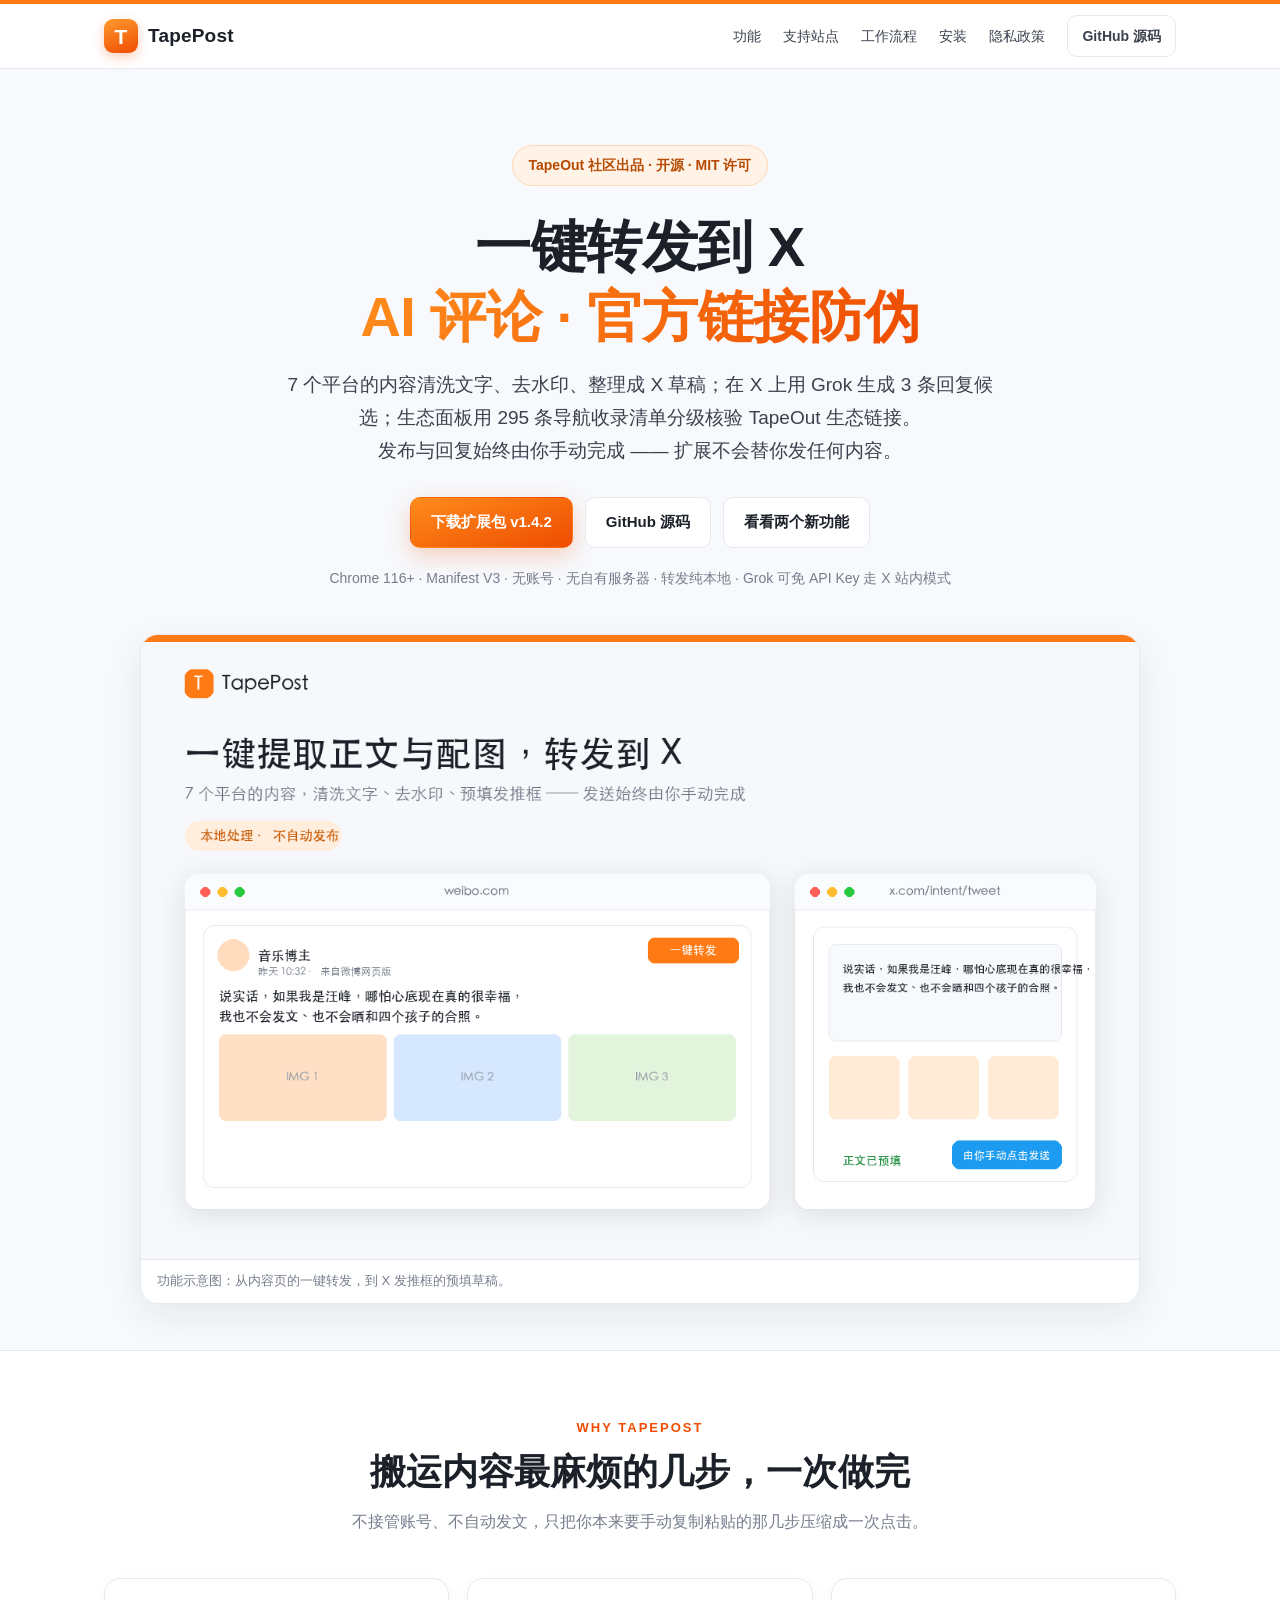
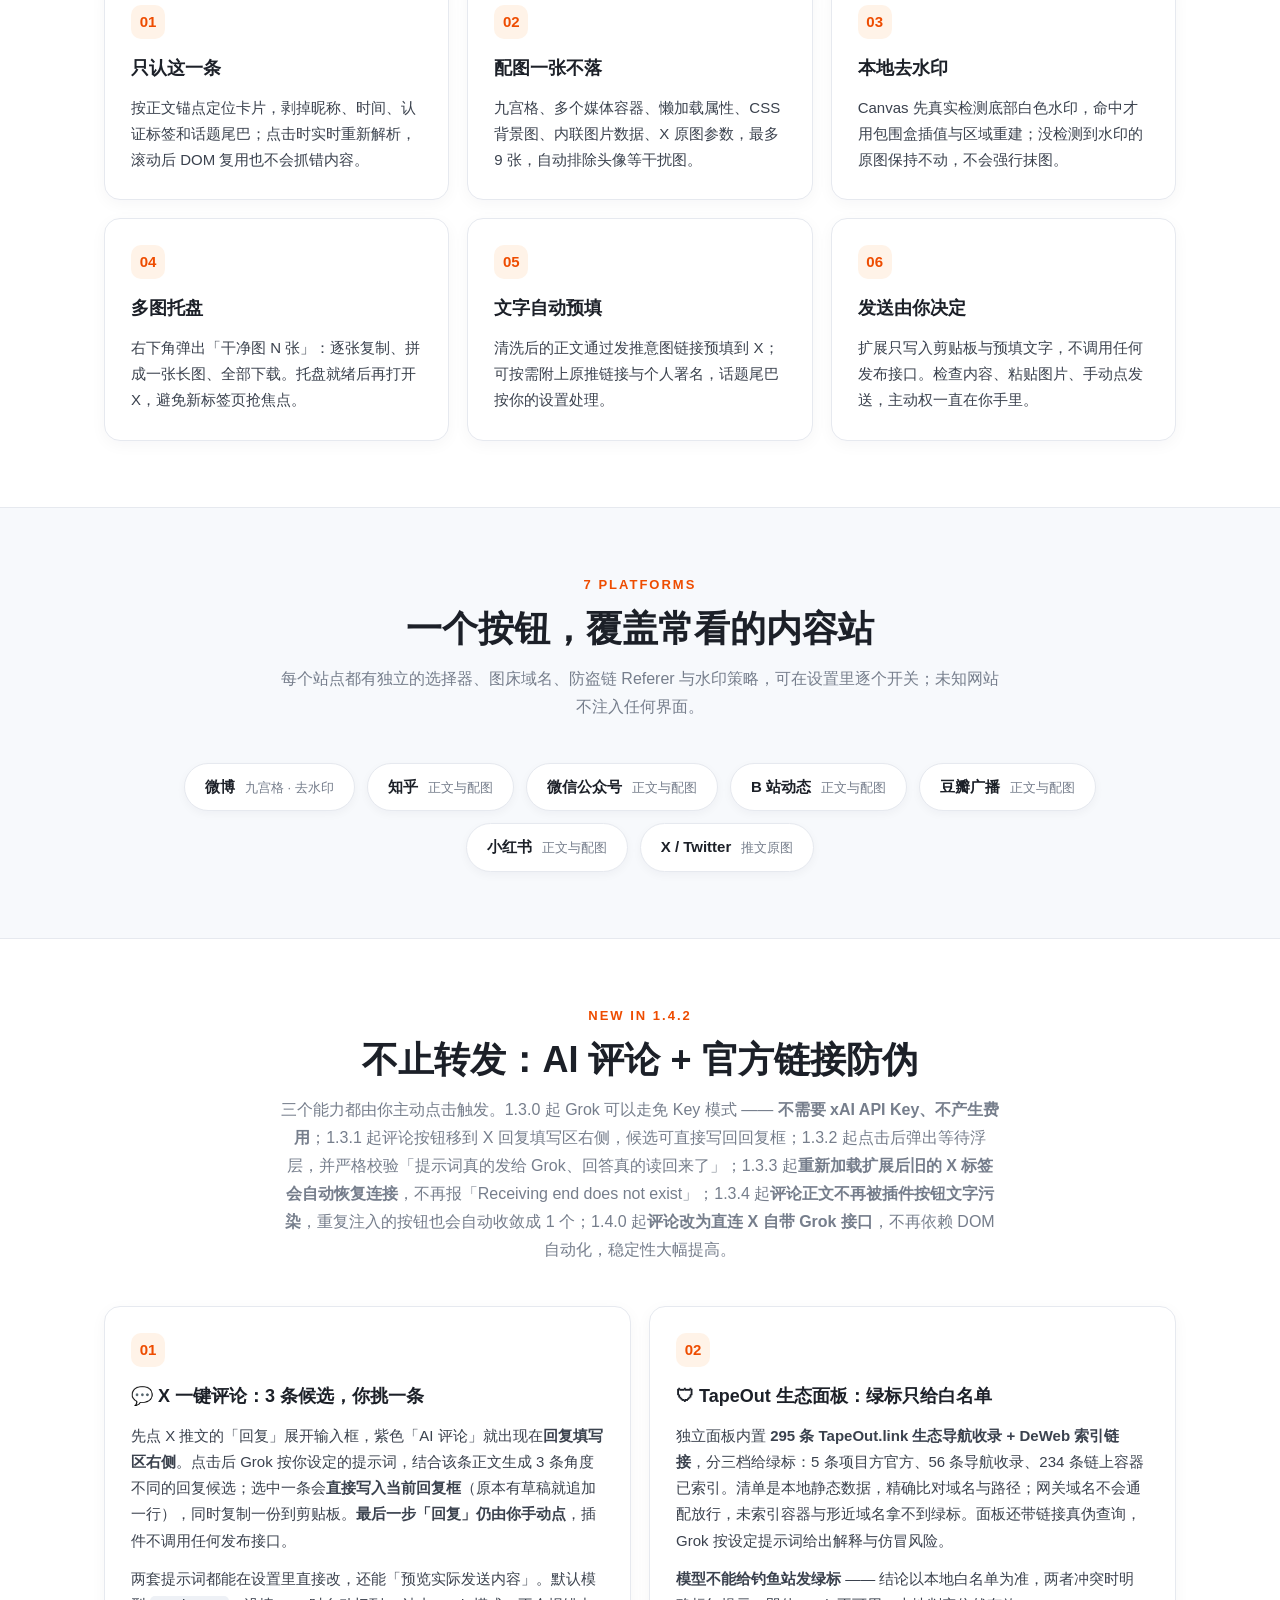
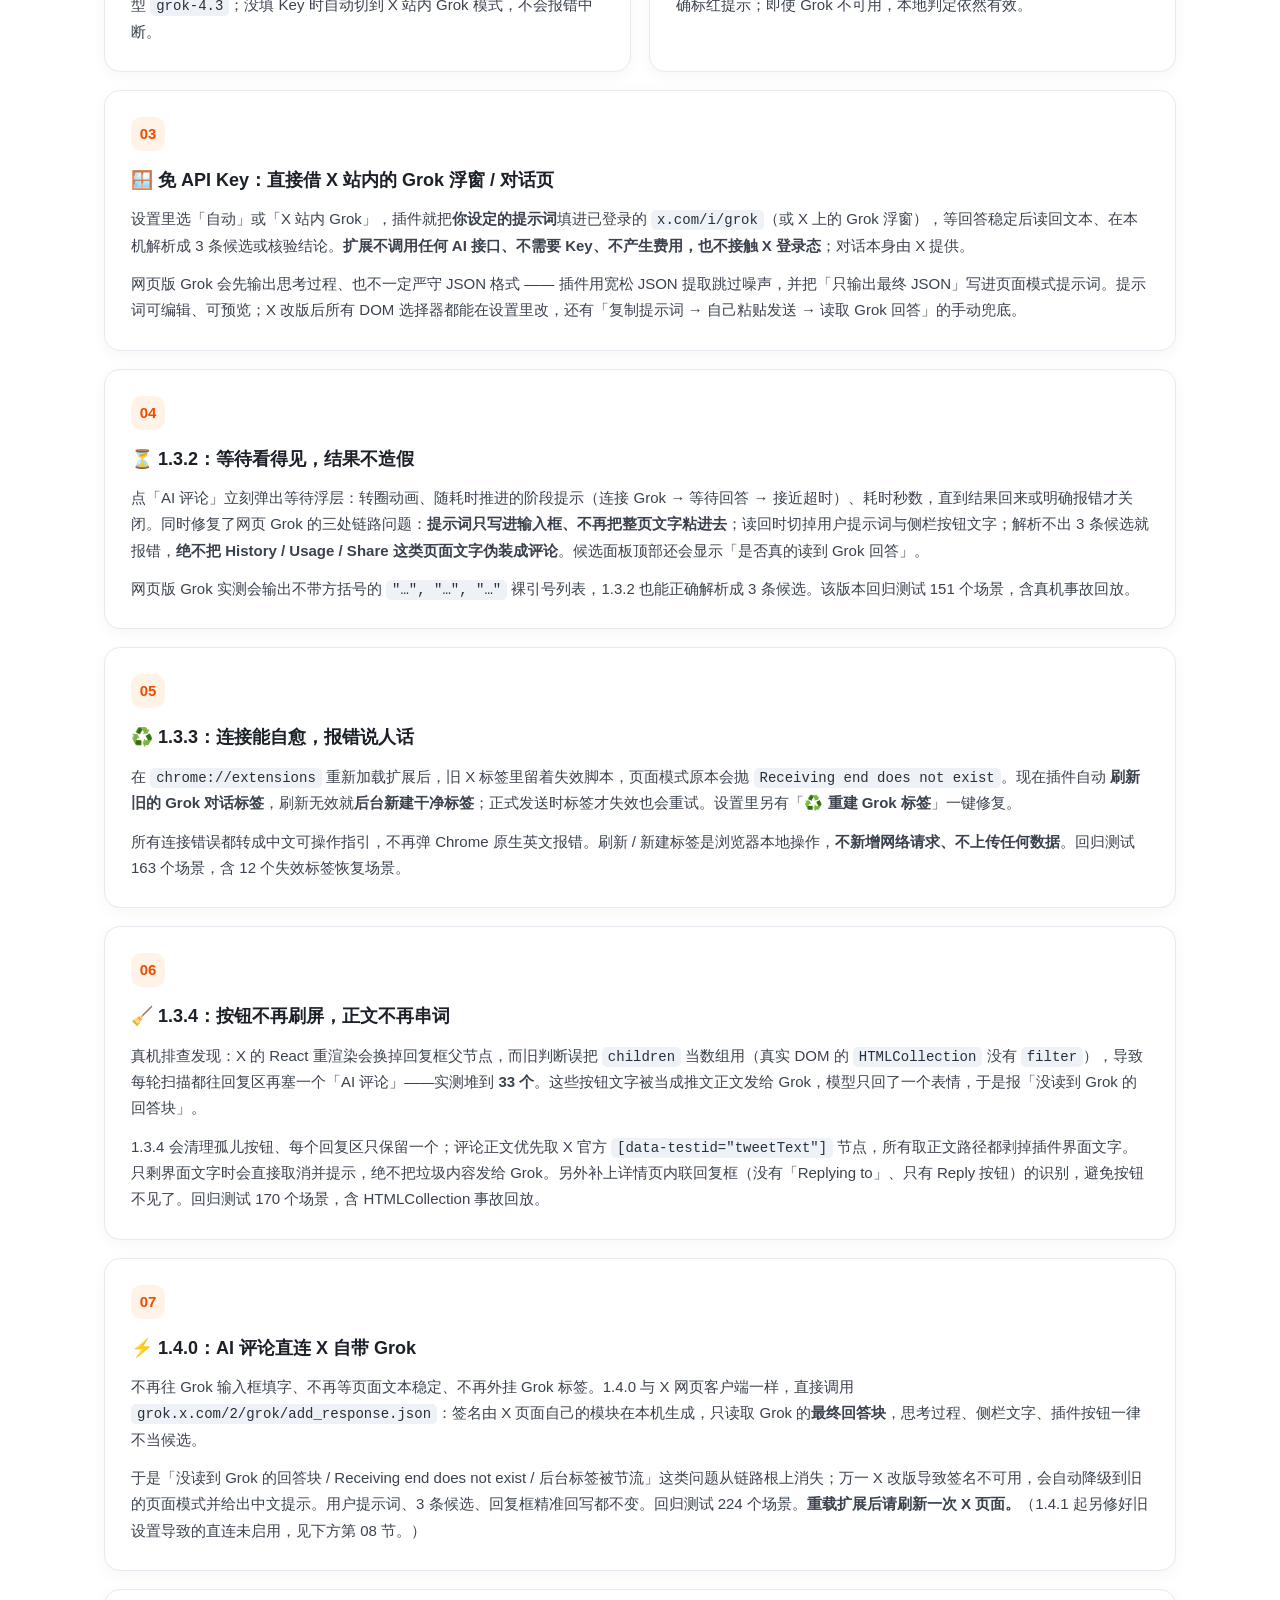
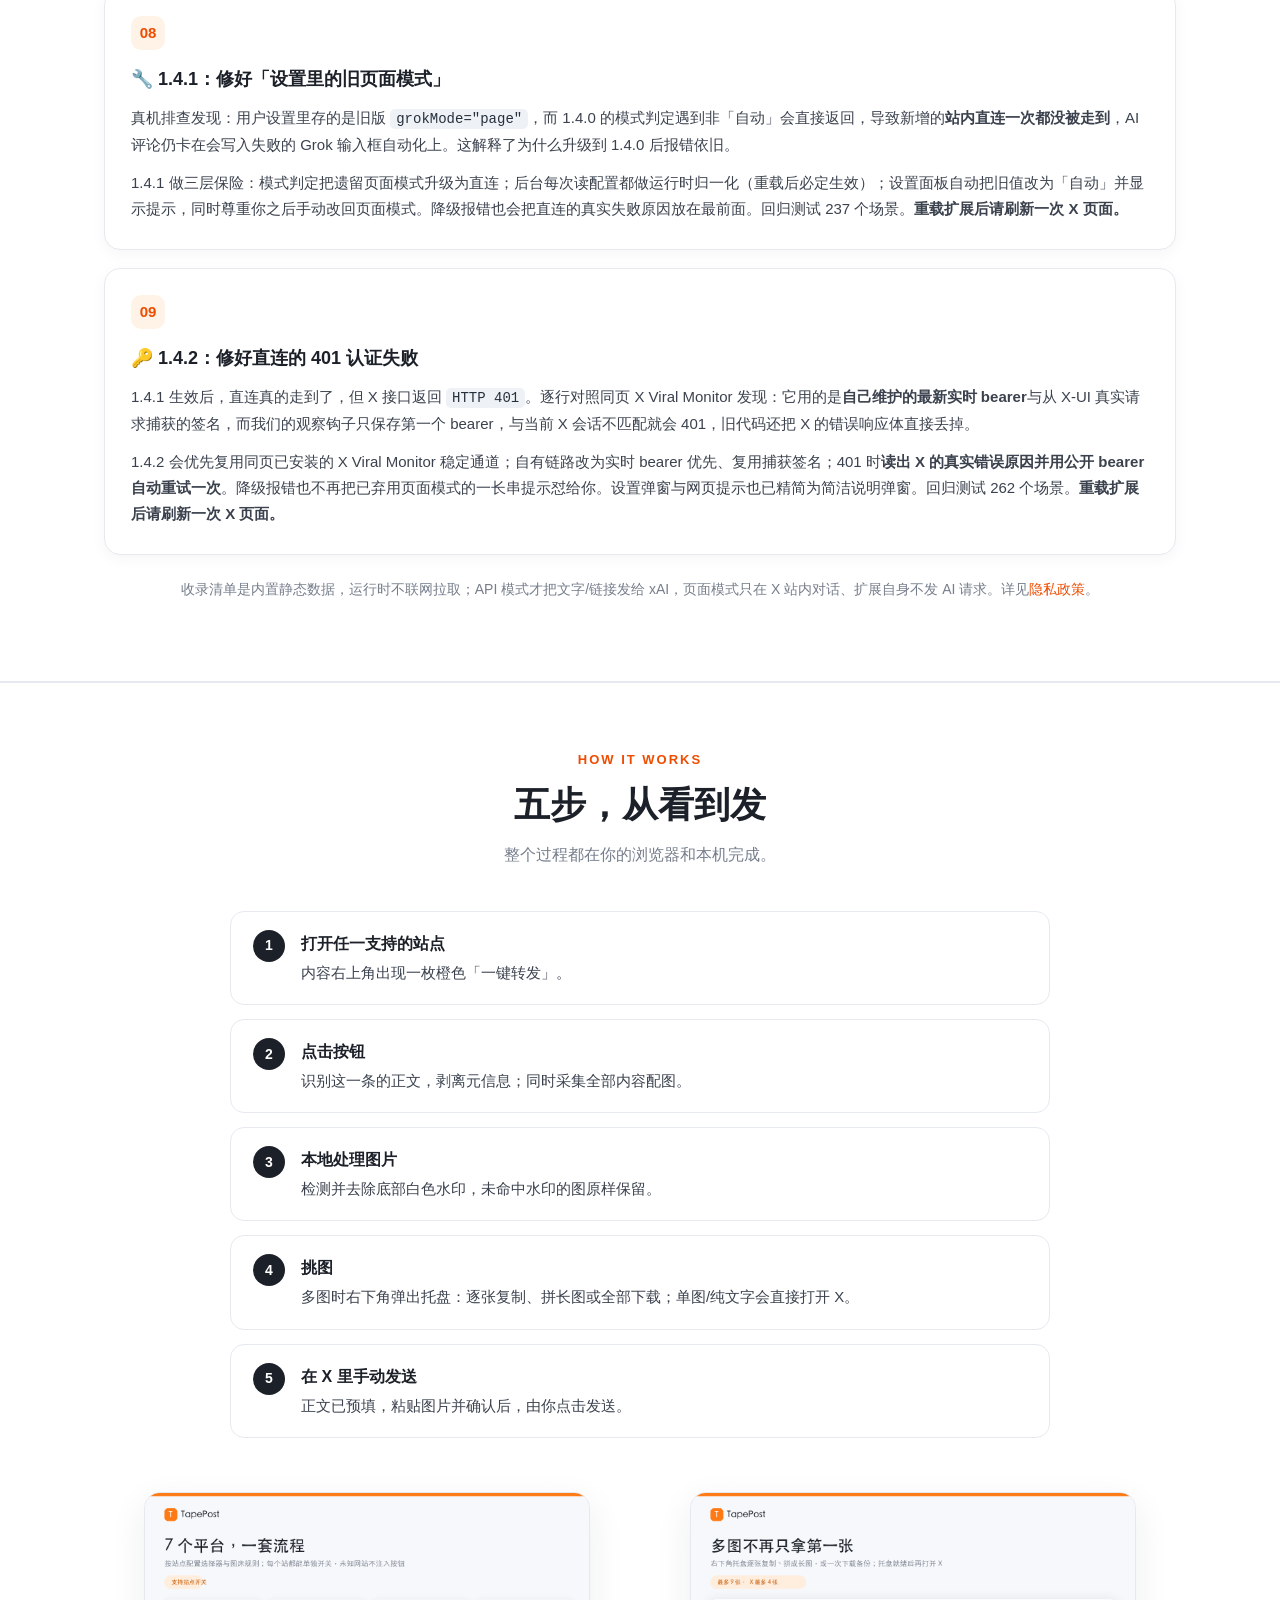
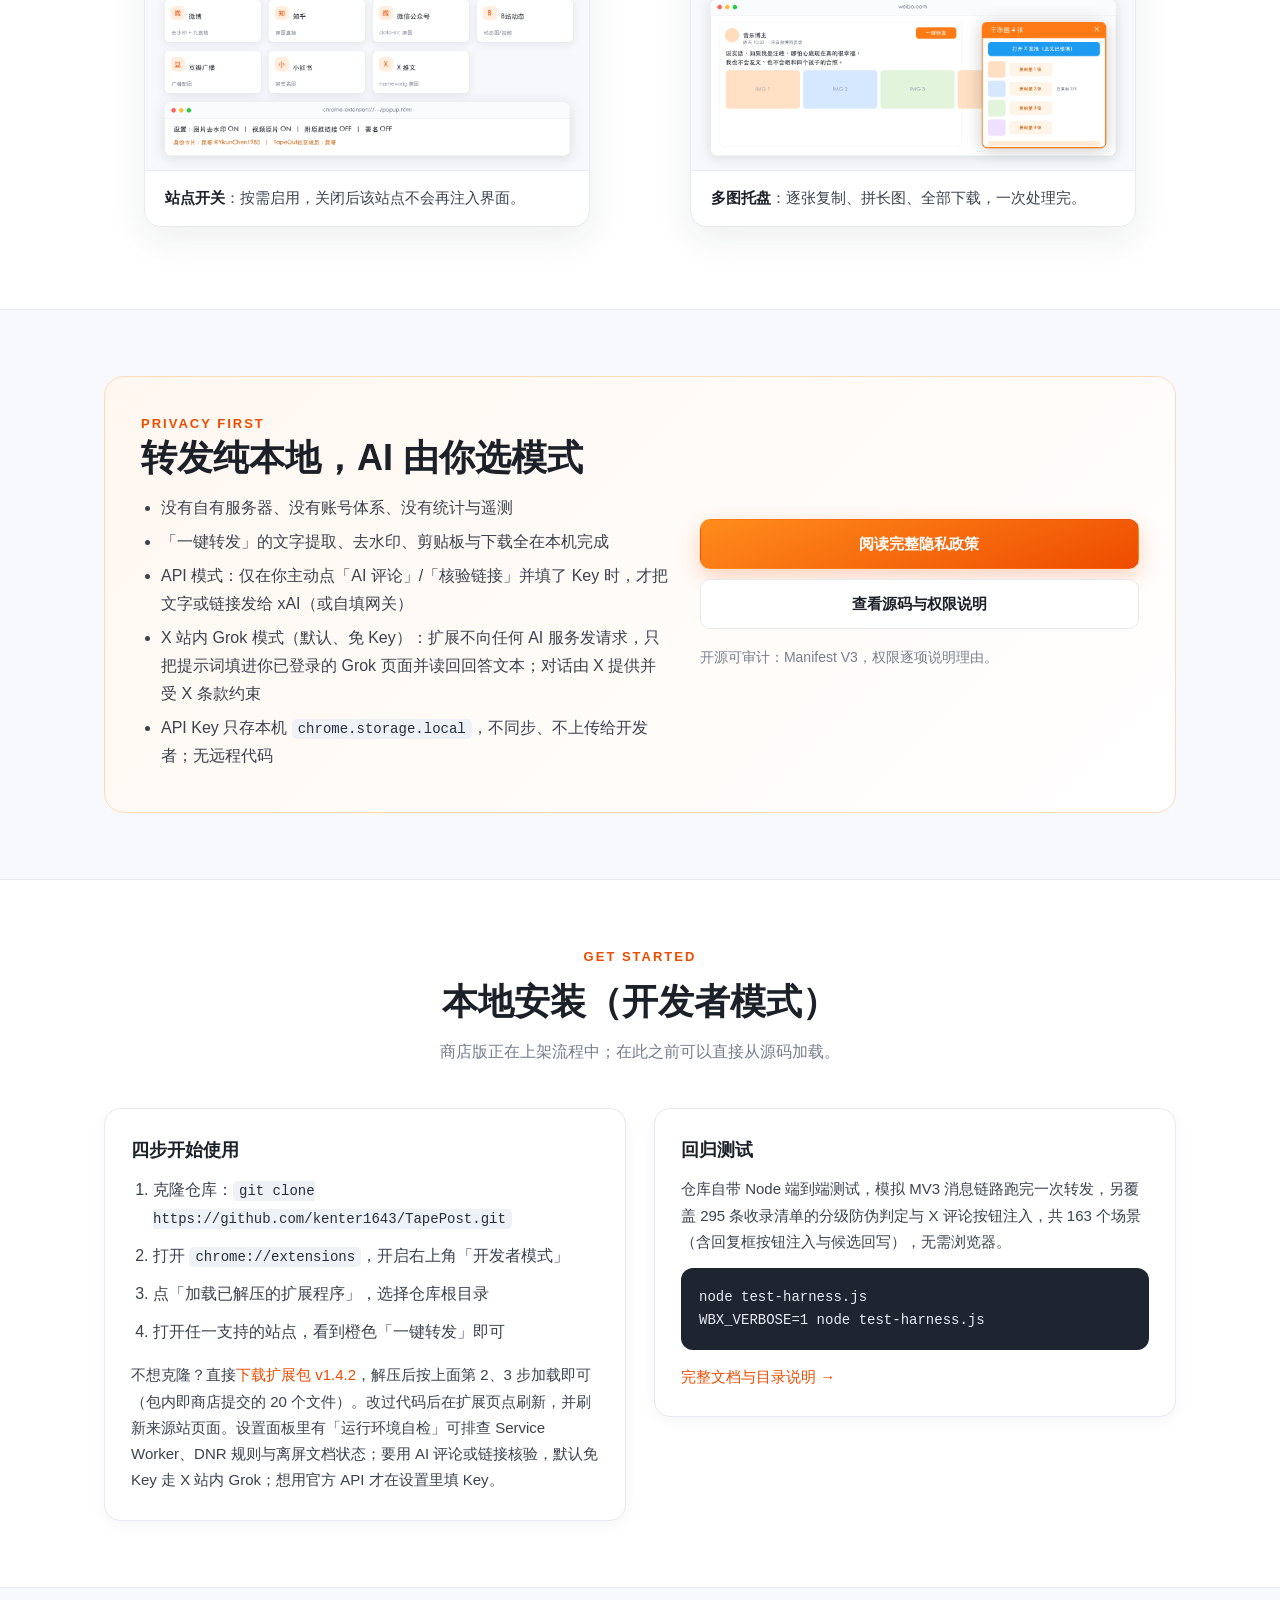
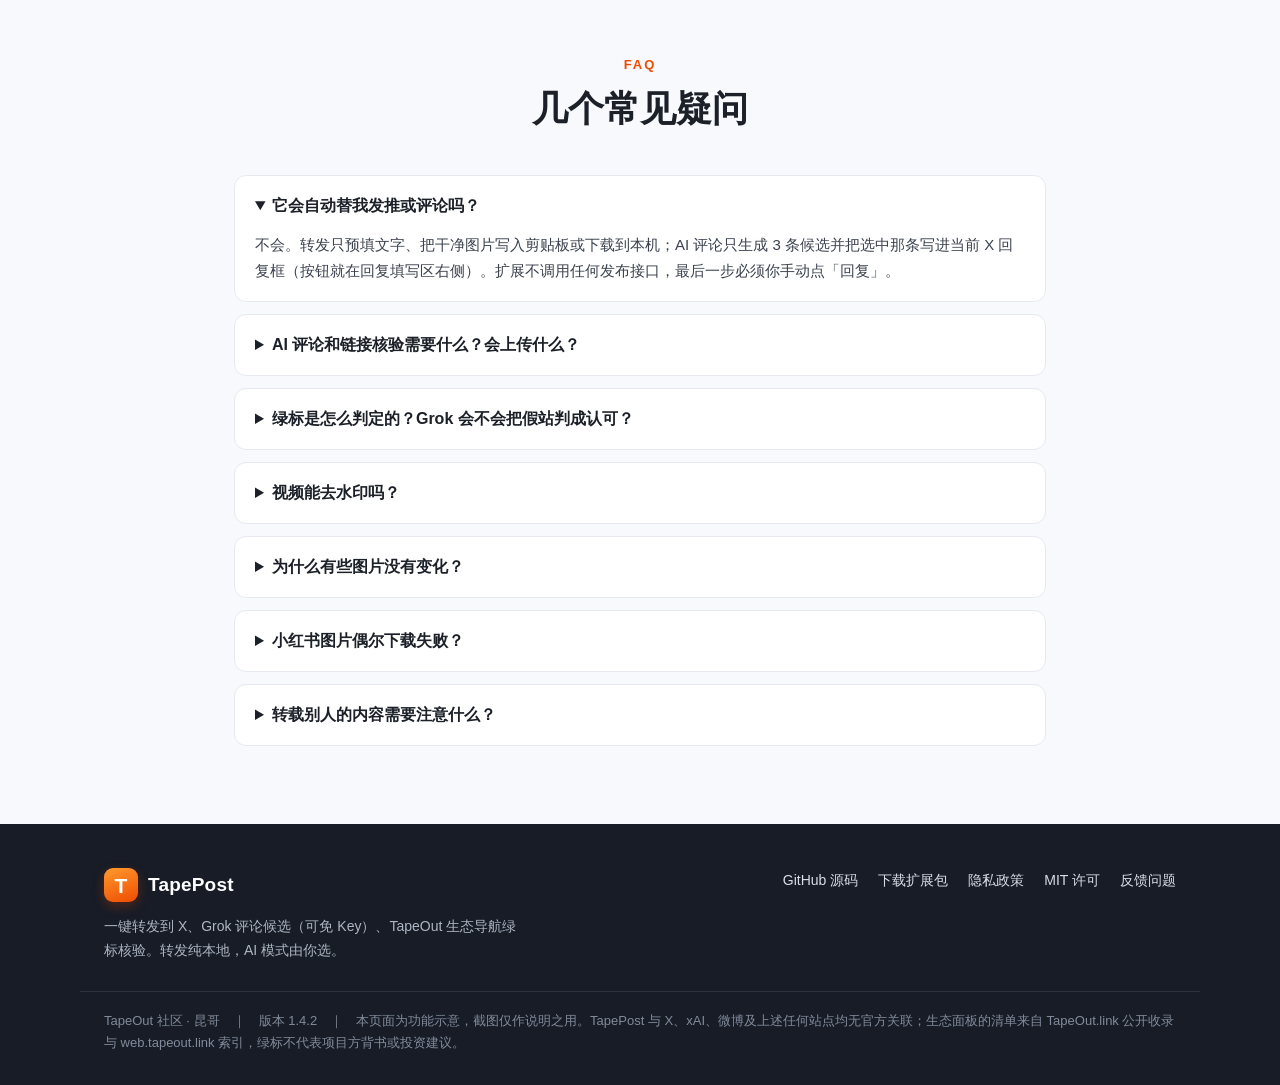
<file: docs/index.html>
<!doctype html>
<html lang="zh-CN">
<head>
<meta charset="utf-8">
<meta name="viewport" content="width=device-width, initial-scale=1">
<title>TapePost · 一键转发到 X</title>
<meta name="description" content="TapePost 是一个纯本地的 Chrome 扩展：在微博、知乎、公众号、B站动态、豆瓣、小红书、X 一键提取正文与全部配图，清洗文字、去水印，预填到 X 由你手动发送。无服务器、无遥测。">
<meta property="og:title" content="TapePost · 一键转发到 X">
<meta property="og:description" content="7 个平台的内容，整理成一条 X 草稿素材。发送始终由你手动完成。">
<meta property="og:image" content="assets/screenshots/01_overview_1280x800.png">
<link rel="icon" href="assets/icon256.png">
<style>
  :root{
    --orange:#ff7a14; --orange-deep:#ee4c00; --orange-soft:#fff3e8;
    --ink:#1c2028; --body:#3b424e; --muted:#767e8c; --line:#e6e9ef;
    --bg:#f7f9fc; --card:#ffffff; --blue:#1d9bf0;
    --shadow:0 12px 36px rgba(28,32,40,.08);
  }
  *{box-sizing:border-box}
  html{scroll-behavior:smooth}
  body{margin:0;background:var(--bg);color:var(--body);
       font:16px/1.75 -apple-system,BlinkMacSystemFont,"PingFang SC","Hiragino Sans GB","Microsoft YaHei",sans-serif;}
  a{color:var(--orange-deep);text-decoration:none}
  a:hover{text-decoration:underline}
  img{max-width:100%;display:block}
  .wrap{max-width:1120px;margin:0 auto;padding:0 24px}
  .top{border-top:4px solid var(--orange)}

  header{position:sticky;top:0;z-index:20;background:rgba(255,255,255,.92);
         backdrop-filter:saturate(180%) blur(12px);border-bottom:1px solid var(--line)}
  .nav{display:flex;align-items:center;gap:28px;height:64px}
  .brand{display:flex;align-items:center;gap:10px;font-size:19px;font-weight:800;color:var(--ink);letter-spacing:.2px}
  .brand:hover{text-decoration:none}
  .mark{width:34px;height:34px;border-radius:9px;background:linear-gradient(160deg,#ff9a2e,var(--orange-deep));
        color:#fff;display:grid;place-items:center;font-size:21px;font-weight:800;
        box-shadow:0 4px 12px rgba(238,76,0,.28)}
  .nav-links{display:flex;gap:22px;margin-left:auto;align-items:center;font-size:14px}
  .nav-links a{color:var(--body)}
  .btn{display:inline-flex;align-items:center;justify-content:center;gap:8px;
       padding:11px 20px;border-radius:10px;font-size:15px;font-weight:600;
       border:1px solid transparent;transition:transform .15s ease,box-shadow .15s ease}
  .btn:hover{text-decoration:none;transform:translateY(-1px)}
  .btn-primary{background:linear-gradient(160deg,#ff8c1c,var(--orange-deep));color:#fff;
               box-shadow:0 8px 22px rgba(238,76,0,.24)}
  .btn-ghost{background:#fff;color:var(--ink);border-color:var(--line)}
  .btn-sm{padding:8px 14px;font-size:14px}
  .btn-blue{background:var(--blue);color:#fff}

  .hero{padding:76px 0 46px;text-align:center}
  .eyebrow{display:inline-flex;align-items:center;gap:8px;background:var(--orange-soft);
           border:1px solid #ffd8b3;color:#b64a00;border-radius:999px;
           padding:7px 16px;font-size:14px;font-weight:600}
  h1{font-size:clamp(34px,5.2vw,56px);line-height:1.25;color:var(--ink);
     margin:26px 0 16px;letter-spacing:-.5px;font-weight:800}
  h1 .accent{background:linear-gradient(120deg,#ff8c1c,#ee4c00);-webkit-background-clip:text;
             background-clip:text;color:transparent}
  .lead{font-size:19px;max-width:720px;margin:0 auto;color:var(--body)}
  .hero-actions{display:flex;gap:12px;justify-content:center;flex-wrap:wrap;margin:30px 0 18px}
  .micro{font-size:14px;color:var(--muted)}
  .hero-shot{margin:44px auto 0;max-width:1000px;border-radius:18px;overflow:hidden;
             border:1px solid var(--line);box-shadow:var(--shadow);background:#fff}
  .hero-shot figcaption{font-size:13px;color:var(--muted);padding:10px 16px;
                        border-top:1px solid var(--line);text-align:left}

  section{padding:66px 0}
  section.alt{background:#fff;border-top:1px solid var(--line);border-bottom:1px solid var(--line)}
  .sec-head{max-width:720px;margin:0 auto 42px;text-align:center}
  .kicker{font-size:13px;font-weight:700;letter-spacing:2px;color:var(--orange-deep);text-transform:uppercase}
  h2{font-size:clamp(26px,3.4vw,36px);color:var(--ink);margin:10px 0 12px;line-height:1.3}
  .sec-head p{color:var(--muted);margin:0}

  .grid{display:grid;gap:18px}
  .grid-3{grid-template-columns:repeat(3,1fr)}
  .grid-2{grid-template-columns:repeat(2,1fr)}
  .card{background:var(--card);border:1px solid var(--line);border-radius:16px;
        padding:26px;box-shadow:0 4px 16px rgba(28,32,40,.04)}
  .card h3{margin:0 0 10px;font-size:18px;color:var(--ink)}
  .card p{margin:0;font-size:15px;color:var(--body)}
  .num{display:inline-grid;place-items:center;width:34px;height:34px;border-radius:10px;
       background:var(--orange-soft);color:var(--orange-deep);font-weight:800;font-size:15px;margin-bottom:14px}

  .sites{display:flex;flex-wrap:wrap;gap:12px;justify-content:center}
  .chip{background:#fff;border:1px solid var(--line);border-radius:999px;
        padding:10px 20px;font-size:15px;font-weight:600;color:var(--ink);
        box-shadow:0 3px 10px rgba(28,32,40,.04)}
  .chip span{color:var(--muted);font-weight:400;font-size:13px;margin-left:6px}

  .steps{counter-reset:s;display:grid;gap:14px;max-width:820px;margin:0 auto}
  .step{display:flex;gap:16px;align-items:flex-start;background:#fff;
        border:1px solid var(--line);border-radius:14px;padding:18px 22px}
  .step .n{flex:0 0 32px;height:32px;border-radius:50%;background:var(--ink);color:#fff;
           display:grid;place-items:center;font-weight:700;font-size:14px}
  .step strong{color:var(--ink)}
  .step p{margin:2px 0 0;font-size:15px}

  .shots{display:grid;grid-template-columns:1fr 1fr;gap:20px}
  .shot-card{background:#fff;border:1px solid var(--line);border-radius:16px;overflow:hidden;
             box-shadow:var(--shadow)}
  .shot-card img{width:100%;height:auto}
  .shot-card .cap{padding:14px 20px;font-size:15px;color:var(--body);border-top:1px solid var(--line)}
  .shot-card .cap strong{color:var(--ink)}

  .privacy-box{display:grid;grid-template-columns:1.2fr 1fr;gap:32px;align-items:center;
               background:linear-gradient(135deg,#fff7f0,#fff);border:1px solid #ffdcb8;
               border-radius:20px;padding:36px}
  .privacy-box h2{margin:0 0 12px}
  .privacy-box ul{margin:0;padding-left:20px}
  .privacy-box li{margin:6px 0}
  .privacy-actions{display:flex;flex-direction:column;gap:10px}

  .install{display:grid;grid-template-columns:1fr 1fr;gap:28px;align-items:start}
  .install ol{padding-left:22px;margin:0}
  .install li{margin:10px 0}
  code{background:#eef1f6;padding:2px 6px;border-radius:5px;font-size:14px;color:#26303c}
  pre{background:#1e2430;color:#e8edf5;border-radius:12px;padding:18px;overflow:auto;font-size:13px;line-height:1.6}
  pre code{background:none;color:inherit;padding:0}

  details{background:#fff;border:1px solid var(--line);border-radius:12px;padding:16px 20px;margin-bottom:12px}
  summary{cursor:pointer;font-weight:600;color:var(--ink)}
  details p{margin:12px 0 0;font-size:15px}

  footer{background:#171c26;color:#aeb6c4;padding:44px 0 32px;font-size:14px}
  .foot{display:flex;flex-wrap:wrap;gap:24px;justify-content:space-between;align-items:flex-start}
  .foot .brand{color:#fff}
  .foot a{color:#d8dee8}
  .foot-links{display:flex;gap:20px;flex-wrap:wrap}
  .fine{max-width:1120px;margin:28px auto 0;padding:18px 24px 0;border-top:1px solid #2c3340;color:#828b9b;font-size:13px}

  @media (max-width:860px){
    .grid-3,.grid-2,.shots,.privacy-box,.install{grid-template-columns:1fr}
    .nav-links a:not(.btn){display:none}
    .hero{padding:52px 0 30px}
    section{padding:48px 0}
    .privacy-box{padding:26px}
  }
</style>
</head>
<body>
<div class="top"></div>
<header>
  <div class="wrap nav">
    <a class="brand" href="#top"><span class="mark">T</span> TapePost</a>
    <nav class="nav-links">
      <a href="#features">功能</a>
      <a href="#sites">支持站点</a>
      <a href="#flow">工作流程</a>
      <a href="#install">安装</a>
      <a href="privacy.html">隐私政策</a>
      <a class="btn btn-ghost btn-sm" href="https://github.com/kenter1643/TapePost">GitHub 源码</a>
    </nav>
  </div>
</header>

<main id="top">
  <section class="hero">
    <div class="wrap">
      <div class="eyebrow">TapeOut 社区出品 · 开源 · MIT 许可</div>
      <h1>一键转发到 X<br><span class="accent">AI 评论 · 官方链接防伪</span></h1>
      <p class="lead">7 个平台的内容清洗文字、去水印、整理成 X 草稿；在 X 上用 Grok 生成 3 条回复候选；生态面板用 295 条导航收录清单分级核验 TapeOut 生态链接。<br>发布与回复始终由你手动完成 —— 扩展不会替你发任何内容。</p>
      <div class="hero-actions">
        <a class="btn btn-primary" href="assets/TapePost_1.4.2_store.zip" download>下载扩展包 v1.4.2</a>
        <a class="btn btn-ghost" href="https://github.com/kenter1643/TapePost">GitHub 源码</a>
        <a class="btn btn-ghost" href="#ai">看看两个新功能</a>
      </div>
      <p class="micro">Chrome 116+ · Manifest V3 · 无账号 · 无自有服务器 · 转发纯本地 · Grok 可免 API Key 走 X 站内模式</p>
      <figure class="hero-shot">
        <img src="assets/screenshots/01_overview_1280x800.png" alt="TapePost 工作流程示意：左侧微博内容右上角的一键转发按钮，右侧 X 发推框已预填正文">
        <figcaption>功能示意图：从内容页的一键转发，到 X 发推框的预填草稿。</figcaption>
      </figure>
    </div>
  </section>

  <section id="features" class="alt">
    <div class="wrap">
      <div class="sec-head">
        <div class="kicker">Why TapePost</div>
        <h2>搬运内容最麻烦的几步，一次做完</h2>
        <p>不接管账号、不自动发文，只把你本来要手动复制粘贴的那几步压缩成一次点击。</p>
      </div>
      <div class="grid grid-3">
        <div class="card"><div class="num">01</div><h3>只认这一条</h3><p>按正文锚点定位卡片，剥掉昵称、时间、认证标签和话题尾巴；点击时实时重新解析，滚动后 DOM 复用也不会抓错内容。</p></div>
        <div class="card"><div class="num">02</div><h3>配图一张不落</h3><p>九宫格、多个媒体容器、懒加载属性、CSS 背景图、内联图片数据、X 原图参数，最多 9 张，自动排除头像等干扰图。</p></div>
        <div class="card"><div class="num">03</div><h3>本地去水印</h3><p>Canvas 先真实检测底部白色水印，命中才用包围盒插值与区域重建；没检测到水印的原图保持不动，不会强行抹图。</p></div>
        <div class="card"><div class="num">04</div><h3>多图托盘</h3><p>右下角弹出「干净图 N 张」：逐张复制、拼成一张长图、全部下载。托盘就绪后再打开 X，避免新标签页抢焦点。</p></div>
        <div class="card"><div class="num">05</div><h3>文字自动预填</h3><p>清洗后的正文通过发推意图链接预填到 X；可按需附上原推链接与个人署名，话题尾巴按你的设置处理。</p></div>
        <div class="card"><div class="num">06</div><h3>发送由你决定</h3><p>扩展只写入剪贴板与预填文字，不调用任何发布接口。检查内容、粘贴图片、手动点发送，主动权一直在你手里。</p></div>
      </div>
    </div>
  </section>

  <section id="sites">
    <div class="wrap">
      <div class="sec-head">
        <div class="kicker">7 platforms</div>
        <h2>一个按钮，覆盖常看的内容站</h2>
        <p>每个站点都有独立的选择器、图床域名、防盗链 Referer 与水印策略，可在设置里逐个开关；未知网站不注入任何界面。</p>
      </div>
      <div class="sites">
        <div class="chip">微博 <span>九宫格 · 去水印</span></div>
        <div class="chip">知乎 <span>正文与配图</span></div>
        <div class="chip">微信公众号 <span>正文与配图</span></div>
        <div class="chip">B 站动态 <span>正文与配图</span></div>
        <div class="chip">豆瓣广播 <span>正文与配图</span></div>
        <div class="chip">小红书 <span>正文与配图</span></div>
        <div class="chip">X / Twitter <span>推文原图</span></div>
      </div>
    </div>
  </section>

  <section id="ai" class="alt">
    <div class="wrap">
      <div class="sec-head">
        <div class="kicker">New in 1.4.2</div>
        <h2>不止转发：AI 评论 + 官方链接防伪</h2>
        <p>三个能力都由你主动点击触发。1.3.0 起 Grok 可以走免 Key 模式 —— <strong>不需要 xAI API Key、不产生费用</strong>；1.3.1 起评论按钮移到 X 回复填写区右侧，候选可直接写回回复框；1.3.2 起点击后弹出等待浮层，并严格校验「提示词真的发给 Grok、回答真的读回来了」；1.3.3 起<strong>重新加载扩展后旧的 X 标签会自动恢复连接</strong>，不再报「Receiving end does not exist」；1.3.4 起<strong>评论正文不再被插件按钮文字污染</strong>，重复注入的按钮也会自动收敛成 1 个；1.4.0 起<strong>评论改为直连 X 自带 Grok 接口</strong>，不再依赖 DOM 自动化，稳定性大幅提高。</p>
      </div>
      <div class="grid grid-2">
        <div class="card">
          <div class="num">01</div>
          <h3>💬 X 一键评论：3 条候选，你挑一条</h3>
          <p>先点 X 推文的「回复」展开输入框，紫色「AI 评论」就出现在<strong>回复填写区右侧</strong>。点击后 Grok 按你设定的提示词，结合该条正文生成 3 条角度不同的回复候选；选中一条会<strong>直接写入当前回复框</strong>（原本有草稿就追加一行），同时复制一份到剪贴板。<strong>最后一步「回复」仍由你手动点</strong>，插件不调用任何发布接口。</p>
          <p style="margin-top:12px">两套提示词都能在设置里直接改，还能「预览实际发送内容」。默认模型 <code>grok-4.3</code>；没填 Key 时自动切到 X 站内 Grok 模式，不会报错中断。</p>
        </div>
        <div class="card">
          <div class="num">02</div>
          <h3>🛡 TapeOut 生态面板：绿标只给白名单</h3>
          <p>独立面板内置 <strong>295 条 TapeOut.link 生态导航收录 + DeWeb 索引链接</strong>，分三档给绿标：5 条项目方官方、56 条导航收录、234 条链上容器已索引。清单是本地静态数据，精确比对域名与路径；网关域名不会通配放行，未索引容器与形近域名拿不到绿标。面板还带链接真伪查询，Grok 按设定提示词给出解释与仿冒风险。</p>
          <p style="margin-top:12px"><strong>模型不能给钓鱼站发绿标</strong> —— 结论以本地白名单为准，两者冲突时明确标红提示；即使 Grok 不可用，本地判定依然有效。</p>
        </div>
      </div>
      <div class="card" style="margin-top:18px">
        <div class="num">03</div>
        <h3>🪟 免 API Key：直接借 X 站内的 Grok 浮窗 / 对话页</h3>
        <p>设置里选「自动」或「X 站内 Grok」，插件就把<strong>你设定的提示词</strong>填进已登录的 <code>x.com/i/grok</code>（或 X 上的 Grok 浮窗），等回答稳定后读回文本、在本机解析成 3 条候选或核验结论。<strong>扩展不调用任何 AI 接口、不需要 Key、不产生费用，也不接触 X 登录态</strong>；对话本身由 X 提供。</p>
        <p style="margin-top:12px">网页版 Grok 会先输出思考过程、也不一定严守 JSON 格式 —— 插件用宽松 JSON 提取跳过噪声，并把「只输出最终 JSON」写进页面模式提示词。提示词可编辑、可预览；X 改版后所有 DOM 选择器都能在设置里改，还有「复制提示词 → 自己粘贴发送 → 读取 Grok 回答」的手动兜底。</p>
      </div>
      <div class="card" style="margin-top:18px">
        <div class="num">04</div>
        <h3>⏳ 1.3.2：等待看得见，结果不造假</h3>
        <p>点「AI 评论」立刻弹出等待浮层：转圈动画、随耗时推进的阶段提示（连接 Grok → 等待回答 → 接近超时）、耗时秒数，直到结果回来或明确报错才关闭。同时修复了网页 Grok 的三处链路问题：<strong>提示词只写进输入框、不再把整页文字粘进去</strong>；读回时切掉用户提示词与侧栏按钮文字；解析不出 3 条候选就报错，<strong>绝不把 History / Usage / Share 这类页面文字伪装成评论</strong>。候选面板顶部还会显示「是否真的读到 Grok 回答」。</p>
        <p style="margin-top:12px">网页版 Grok 实测会输出不带方括号的 <code>"…", "…", "…"</code> 裸引号列表，1.3.2 也能正确解析成 3 条候选。该版本回归测试 151 个场景，含真机事故回放。</p>
      </div>
      <div class="card" style="margin-top:18px">
        <div class="num">05</div>
        <h3>♻️ 1.3.3：连接能自愈，报错说人话</h3>
        <p>在 <code>chrome://extensions</code> 重新加载扩展后，旧 X 标签里留着失效脚本，页面模式原本会抛 <code>Receiving end does not exist</code>。现在插件自动 <strong>刷新旧的 Grok 对话标签</strong>，刷新无效就<strong>后台新建干净标签</strong>；正式发送时标签才失效也会重试。设置里另有「<strong>♻️ 重建 Grok 标签</strong>」一键修复。</p>
        <p style="margin-top:12px">所有连接错误都转成中文可操作指引，不再弹 Chrome 原生英文报错。刷新 / 新建标签是浏览器本地操作，<strong>不新增网络请求、不上传任何数据</strong>。回归测试 163 个场景，含 12 个失效标签恢复场景。</p>
      </div>
      <div class="card" style="margin-top:18px">
        <div class="num">06</div>
        <h3>🧹 1.3.4：按钮不再刷屏，正文不再串词</h3>
        <p>真机排查发现：X 的 React 重渲染会换掉回复框父节点，而旧判断误把 <code>children</code> 当数组用（真实 DOM 的 <code>HTMLCollection</code> 没有 <code>filter</code>），导致每轮扫描都往回复区再塞一个「AI 评论」——实测堆到 <strong>33 个</strong>。这些按钮文字被当成推文正文发给 Grok，模型只回了一个表情，于是报「没读到 Grok 的回答块」。</p>
        <p style="margin-top:12px">1.3.4 会清理孤儿按钮、每个回复区只保留一个；评论正文优先取 X 官方 <code>[data-testid="tweetText"]</code> 节点，所有取正文路径都剥掉插件界面文字。只剩界面文字时会直接取消并提示，绝不把垃圾内容发给 Grok。另外补上详情页内联回复框（没有「Replying to」、只有 Reply 按钮）的识别，避免按钮不见了。回归测试 170 个场景，含 HTMLCollection 事故回放。</p>
      </div>
      <div class="card" style="margin-top:18px">
        <div class="num">07</div>
        <h3>⚡ 1.4.0：AI 评论直连 X 自带 Grok</h3>
        <p>不再往 Grok 输入框填字、不再等页面文本稳定、不再外挂 Grok 标签。1.4.0 与 X 网页客户端一样，直接调用 <code>grok.x.com/2/grok/add_response.json</code>：签名由 X 页面自己的模块在本机生成，只读取 Grok 的<strong>最终回答块</strong>，思考过程、侧栏文字、插件按钮一律不当候选。</p>
        <p style="margin-top:12px">于是「没读到 Grok 的回答块 / Receiving end does not exist / 后台标签被节流」这类问题从链路根上消失；万一 X 改版导致签名不可用，会自动降级到旧的页面模式并给出中文提示。用户提示词、3 条候选、回复框精准回写都不变。回归测试 224 个场景。<strong>重载扩展后请刷新一次 X 页面。</strong>（1.4.1 起另修好旧设置导致的直连未启用，见下方第 08 节。）</p>
      </div>
      <div class="card" style="margin-top:18px">
        <div class="num">08</div>
        <h3>🔧 1.4.1：修好「设置里的旧页面模式」</h3>
        <p>真机排查发现：用户设置里存的是旧版 <code>grokMode="page"</code>，而 1.4.0 的模式判定遇到非「自动」会直接返回，导致新增的<strong>站内直连一次都没被走到</strong>，AI 评论仍卡在会写入失败的 Grok 输入框自动化上。这解释了为什么升级到 1.4.0 后报错依旧。</p>
        <p style="margin-top:12px">1.4.1 做三层保险：模式判定把遗留页面模式升级为直连；后台每次读配置都做运行时归一化（重载后必定生效）；设置面板自动把旧值改为「自动」并显示提示，同时尊重你之后手动改回页面模式。降级报错也会把直连的真实失败原因放在最前面。回归测试 237 个场景。<strong>重载扩展后请刷新一次 X 页面。</strong></p>
      </div>
      <div class="card" style="margin-top:18px">
        <div class="num">09</div>
        <h3>🔑 1.4.2：修好直连的 401 认证失败</h3>
        <p>1.4.1 生效后，直连真的走到了，但 X 接口返回 <code>HTTP 401</code>。逐行对照同页 X Viral Monitor 发现：它用的是<strong>自己维护的最新实时 bearer</strong>与从 X-UI 真实请求捕获的签名，而我们的观察钩子只保存第一个 bearer，与当前 X 会话不匹配就会 401，旧代码还把 X 的错误响应体直接丢掉。</p>
        <p style="margin-top:12px">1.4.2 会优先复用同页已安装的 X Viral Monitor 稳定通道；自有链路改为实时 bearer 优先、复用捕获签名；401 时<strong>读出 X 的真实错误原因并用公开 bearer 自动重试一次</strong>。降级报错也不再把已弃用页面模式的一长串提示怼给你。设置弹窗与网页提示也已精简为简洁说明弹窗。回归测试 262 个场景。<strong>重载扩展后请刷新一次 X 页面。</strong></p>
      </div>
      <p class="micro" style="text-align:center;margin-top:22px">收录清单是内置静态数据，运行时不联网拉取；API 模式才把文字/链接发给 xAI，页面模式只在 X 站内对话、扩展自身不发 AI 请求。详见<a href="privacy.html">隐私政策</a>。</p>
    </div>
  </section>

  <section id="flow" class="alt">
    <div class="wrap">
      <div class="sec-head">
        <div class="kicker">How it works</div>
        <h2>五步，从看到发</h2>
        <p>整个过程都在你的浏览器和本机完成。</p>
      </div>
      <div class="steps">
        <div class="step"><div class="n">1</div><div><strong>打开任一支持的站点</strong><p>内容右上角出现一枚橙色「一键转发」。</p></div></div>
        <div class="step"><div class="n">2</div><div><strong>点击按钮</strong><p>识别这一条的正文，剥离元信息；同时采集全部内容配图。</p></div></div>
        <div class="step"><div class="n">3</div><div><strong>本地处理图片</strong><p>检测并去除底部白色水印，未命中水印的图原样保留。</p></div></div>
        <div class="step"><div class="n">4</div><div><strong>挑图</strong><p>多图时右下角弹出托盘：逐张复制、拼长图或全部下载；单图/纯文字会直接打开 X。</p></div></div>
        <div class="step"><div class="n">5</div><div><strong>在 X 里手动发送</strong><p>正文已预填，粘贴图片并确认后，由你点击发送。</p></div></div>
      </div>
      <div class="shots" style="margin-top:38px">
        <figure class="shot-card">
          <img src="assets/screenshots/02_sites_1280x800.png" alt="站点设置面板示意图：7 个站点开关与去水印选项" loading="lazy">
          <div class="cap"><strong>站点开关</strong>：按需启用，关闭后该站点不会再注入界面。</div>
        </figure>
        <figure class="shot-card">
          <img src="assets/screenshots/03_gallery_1280x800.png" alt="多图托盘示意图：干净图列表与复制、拼图、下载操作" loading="lazy">
          <div class="cap"><strong>多图托盘</strong>：逐张复制、拼长图、全部下载，一次处理完。</div>
        </figure>
      </div>
    </div>
  </section>

  <section id="privacy">
    <div class="wrap">
      <div class="privacy-box">
        <div>
          <div class="kicker">Privacy first</div>
          <h2>转发纯本地，AI 由你选模式</h2>
          <ul>
            <li>没有自有服务器、没有账号体系、没有统计与遥测</li>
            <li>「一键转发」的文字提取、去水印、剪贴板与下载全在本机完成</li>
            <li>API 模式：仅在你主动点「AI 评论」/「核验链接」并填了 Key 时，才把文字或链接发给 xAI（或自填网关）</li>
            <li>X 站内 Grok 模式（默认、免 Key）：扩展不向任何 AI 服务发请求，只把提示词填进你已登录的 Grok 页面并读回回答文本；对话由 X 提供并受 X 条款约束</li>
            <li>API Key 只存本机 <code>chrome.storage.local</code>，不同步、不上传给开发者；无远程代码</li>
          </ul>
        </div>
        <div class="privacy-actions">
          <a class="btn btn-primary" href="privacy.html">阅读完整隐私政策</a>
          <a class="btn btn-ghost" href="https://github.com/kenter1643/TapePost/blob/main/README.md">查看源码与权限说明</a>
          <p class="micro" style="margin:6px 0 0">开源可审计：Manifest V3，权限逐项说明理由。</p>
        </div>
      </div>
    </div>
  </section>

  <section id="install" class="alt">
    <div class="wrap">
      <div class="sec-head">
        <div class="kicker">Get started</div>
        <h2>本地安装（开发者模式）</h2>
        <p>商店版正在上架流程中；在此之前可以直接从源码加载。</p>
      </div>
      <div class="install">
        <div class="card">
          <h3>四步开始使用</h3>
          <ol>
            <li>克隆仓库：<code>git clone https://github.com/kenter1643/TapePost.git</code></li>
            <li>打开 <code>chrome://extensions</code>，开启右上角「开发者模式」</li>
            <li>点「加载已解压的扩展程序」，选择仓库根目录</li>
            <li>打开任一支持的站点，看到橙色「一键转发」即可</li>
          </ol>
          <p style="margin-top:16px">不想克隆？直接<a href="assets/TapePost_1.4.2_store.zip" download>下载扩展包 v1.4.2</a>，解压后按上面第 2、3 步加载即可（包内即商店提交的 20 个文件）。改过代码后在扩展页点刷新，并刷新来源站页面。设置面板里有「运行环境自检」可排查 Service Worker、DNR 规则与离屏文档状态；要用 AI 评论或链接核验，默认免 Key 走 X 站内 Grok；想用官方 API 才在设置里填 Key。</p>
        </div>
        <div>
          <div class="card">
            <h3>回归测试</h3>
            <p>仓库自带 Node 端到端测试，模拟 MV3 消息链路跑完一次转发，另覆盖 295 条收录清单的分级防伪判定与 X 评论按钮注入，共 163 个场景（含回复框按钮注入与候选回写），无需浏览器。</p>
            <pre><code>node test-harness.js
WBX_VERBOSE=1 node test-harness.js</code></pre>
            <p style="margin-top:14px"><a href="https://github.com/kenter1643/TapePost/blob/main/README.md">完整文档与目录说明 →</a></p>
          </div>
        </div>
      </div>
    </div>
  </section>

  <section id="faq">
    <div class="wrap" style="max-width:860px">
      <div class="sec-head">
        <div class="kicker">FAQ</div>
        <h2>几个常见疑问</h2>
      </div>
      <details open><summary>它会自动替我发推或评论吗？</summary><p>不会。转发只预填文字、把干净图片写入剪贴板或下载到本机；AI 评论只生成 3 条候选并把选中那条写进当前 X 回复框（按钮就在回复填写区右侧）。扩展不调用任何发布接口，最后一步必须你手动点「回复」。</p></details>
      <details><summary>AI 评论和链接核验需要什么？会上传什么？</summary><p>默认不需要 Key：用「X 站内 Grok」模式，扩展把提示词填进你已登录的 x.com Grok 页面，由 X 完成对话，插件只读回回答文本在本机解析，不向 xAI 发任何请求。若切到 API 模式，才需要你自己的 xAI Key（只存本机），点击时发送推文正文（最多 1200 字符）或待核验链接 + 本地结论、清单摘要与提示词。两种模式都不发送浏览历史、Cookie、登录态、图片文件或其它标签页内容。调用费用只在 API 模式产生。</p></details>
      <details><summary>绿标是怎么判定的？Grok 会不会把假站判成认可？</summary><p>绿标由扩展内置的 295 条收录清单精确比对得出：5 条项目方官方、56 条导航站编辑收录、234 条链上容器已索引，三档都算导航认可但界面分级显示（链上容器不代表项目方背书）。只有少数独立官网允许同域任意路径，网关域名按精确地址比对。Grok 只负责解释理由和识别形近域名、Punycode、短链等风险；即使模型误判，本地未命中也不会给绿标，界面还会标红提示冲突。</p></details>
      <details><summary>视频能去水印吗？</summary><p>微博视频会尝试通过公开接口取高清地址；X 视频通常是 HLS / blob 流，暂不能导出干净 mp4。其余站点只能取页面中出现的直链。</p></details>
      <details><summary>为什么有些图片没有变化？</summary><p>去水印是「先检测、后重建」：只有检测到底部白色水印才处理，检测不到时原图保留，避免把正常图片抹坏。各站水印样式不同，效果会有差异。</p></details>
      <details><summary>小红书图片偶尔下载失败？</summary><p>它的图片地址带时效签名，过期后刷新来源页面再点一次即可。其它图床的防盗链由扩展自动注入对应 Referer 处理。</p></details>
      <details><summary>转载别人的内容需要注意什么？</summary><p>内容权利属于原作者，转载或二创前请自行确认授权，建议开启设置里的「附原推链接」标注来源。TapePost 与 X 及上述任何站点均无官方关联。</p></details>
    </div>
  </section>
</main>

<footer>
  <div class="wrap foot">
    <div>
      <a class="brand" href="#top"><span class="mark">T</span> TapePost</a>
      <p style="margin:12px 0 0;max-width:420px">一键转发到 X、Grok 评论候选（可免 Key）、TapeOut 生态导航绿标核验。转发纯本地，AI 模式由你选。</p>
    </div>
    <div class="foot-links">
      <a href="https://github.com/kenter1643/TapePost">GitHub 源码</a>
      <a href="assets/TapePost_1.4.2_store.zip" download>下载扩展包</a>
      <a href="privacy.html">隐私政策</a>
      <a href="https://github.com/kenter1643/TapePost/blob/main/LICENSE">MIT 许可</a>
      <a href="https://github.com/kenter1643/TapePost/issues">反馈问题</a>
    </div>
  </div>
  <div class="fine">TapeOut 社区 · 昆哥　｜　版本 1.4.2　｜　本页面为功能示意，截图仅作说明之用。TapePost 与 X、xAI、微博及上述任何站点均无官方关联；生态面板的清单来自 TapeOut.link 公开收录与 web.tapeout.link 索引，绿标不代表项目方背书或投资建议。</div>
</footer>
</body>
</html>
</file>
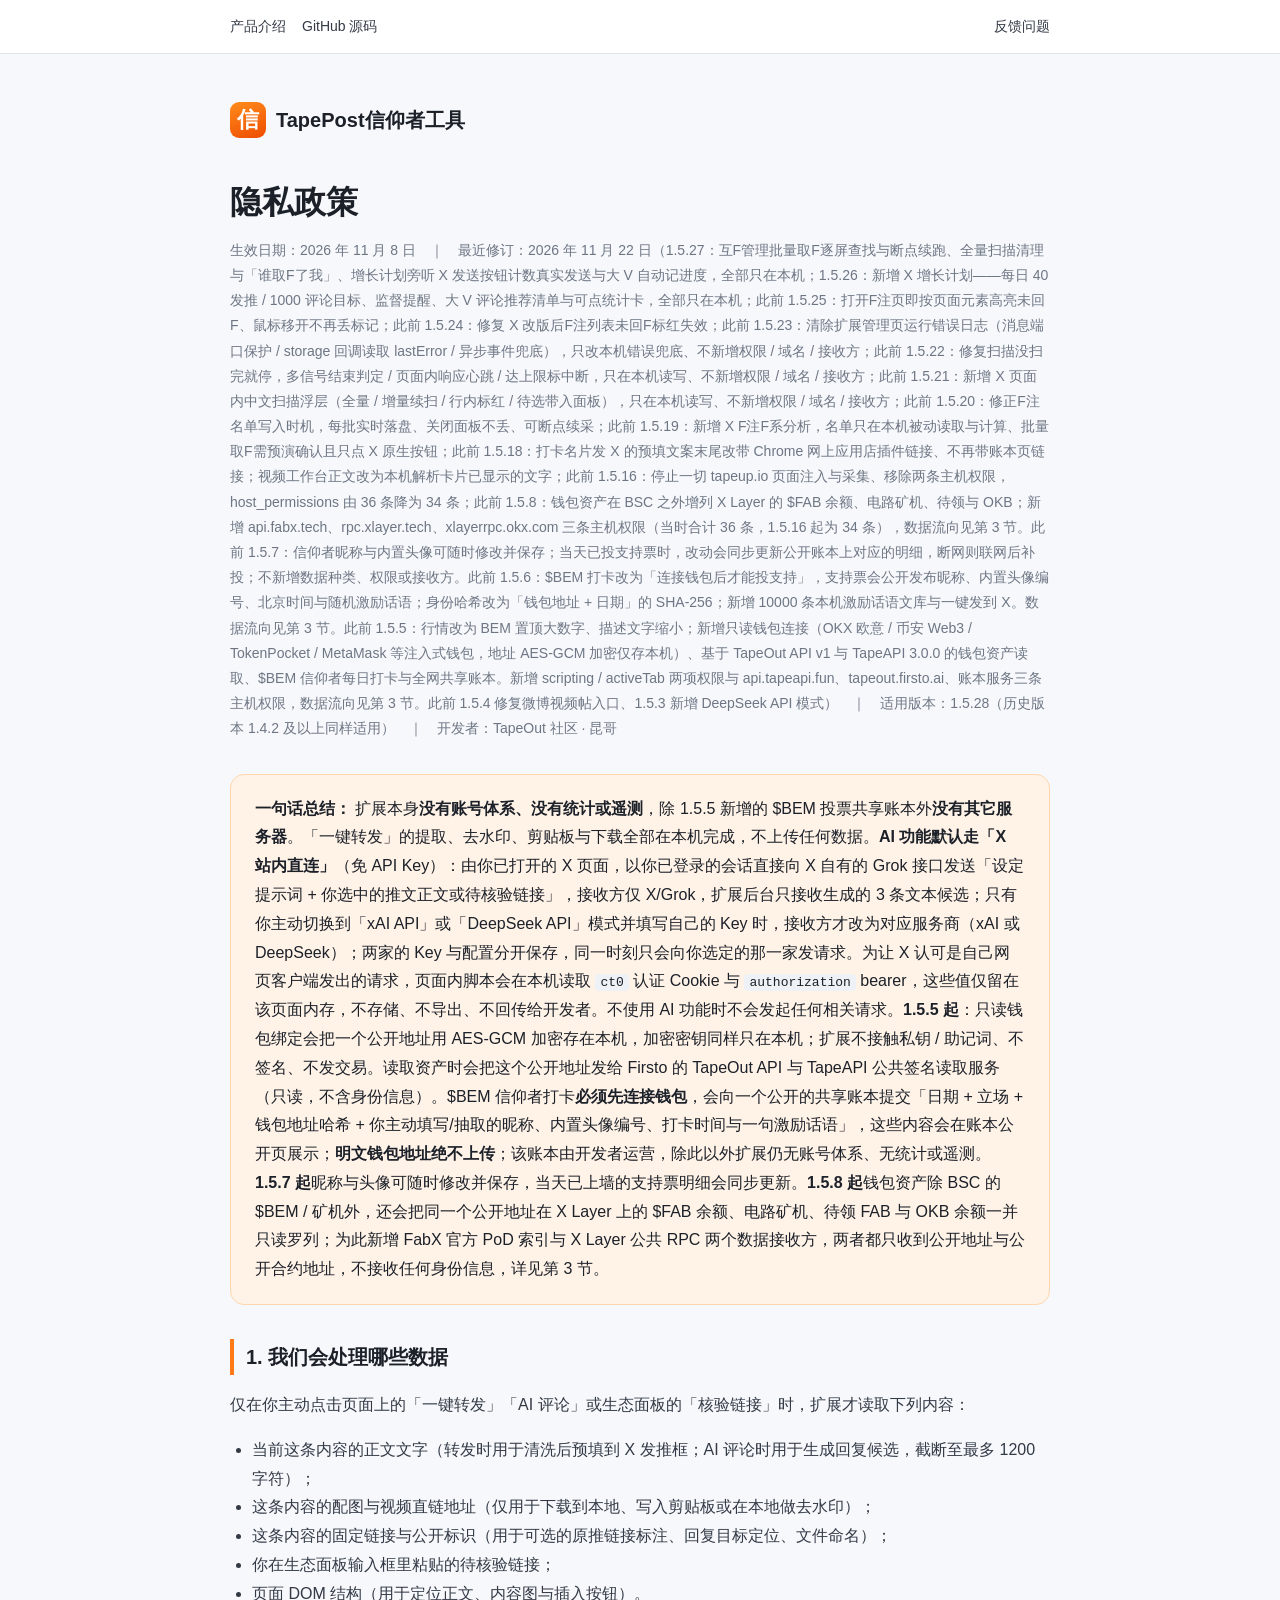
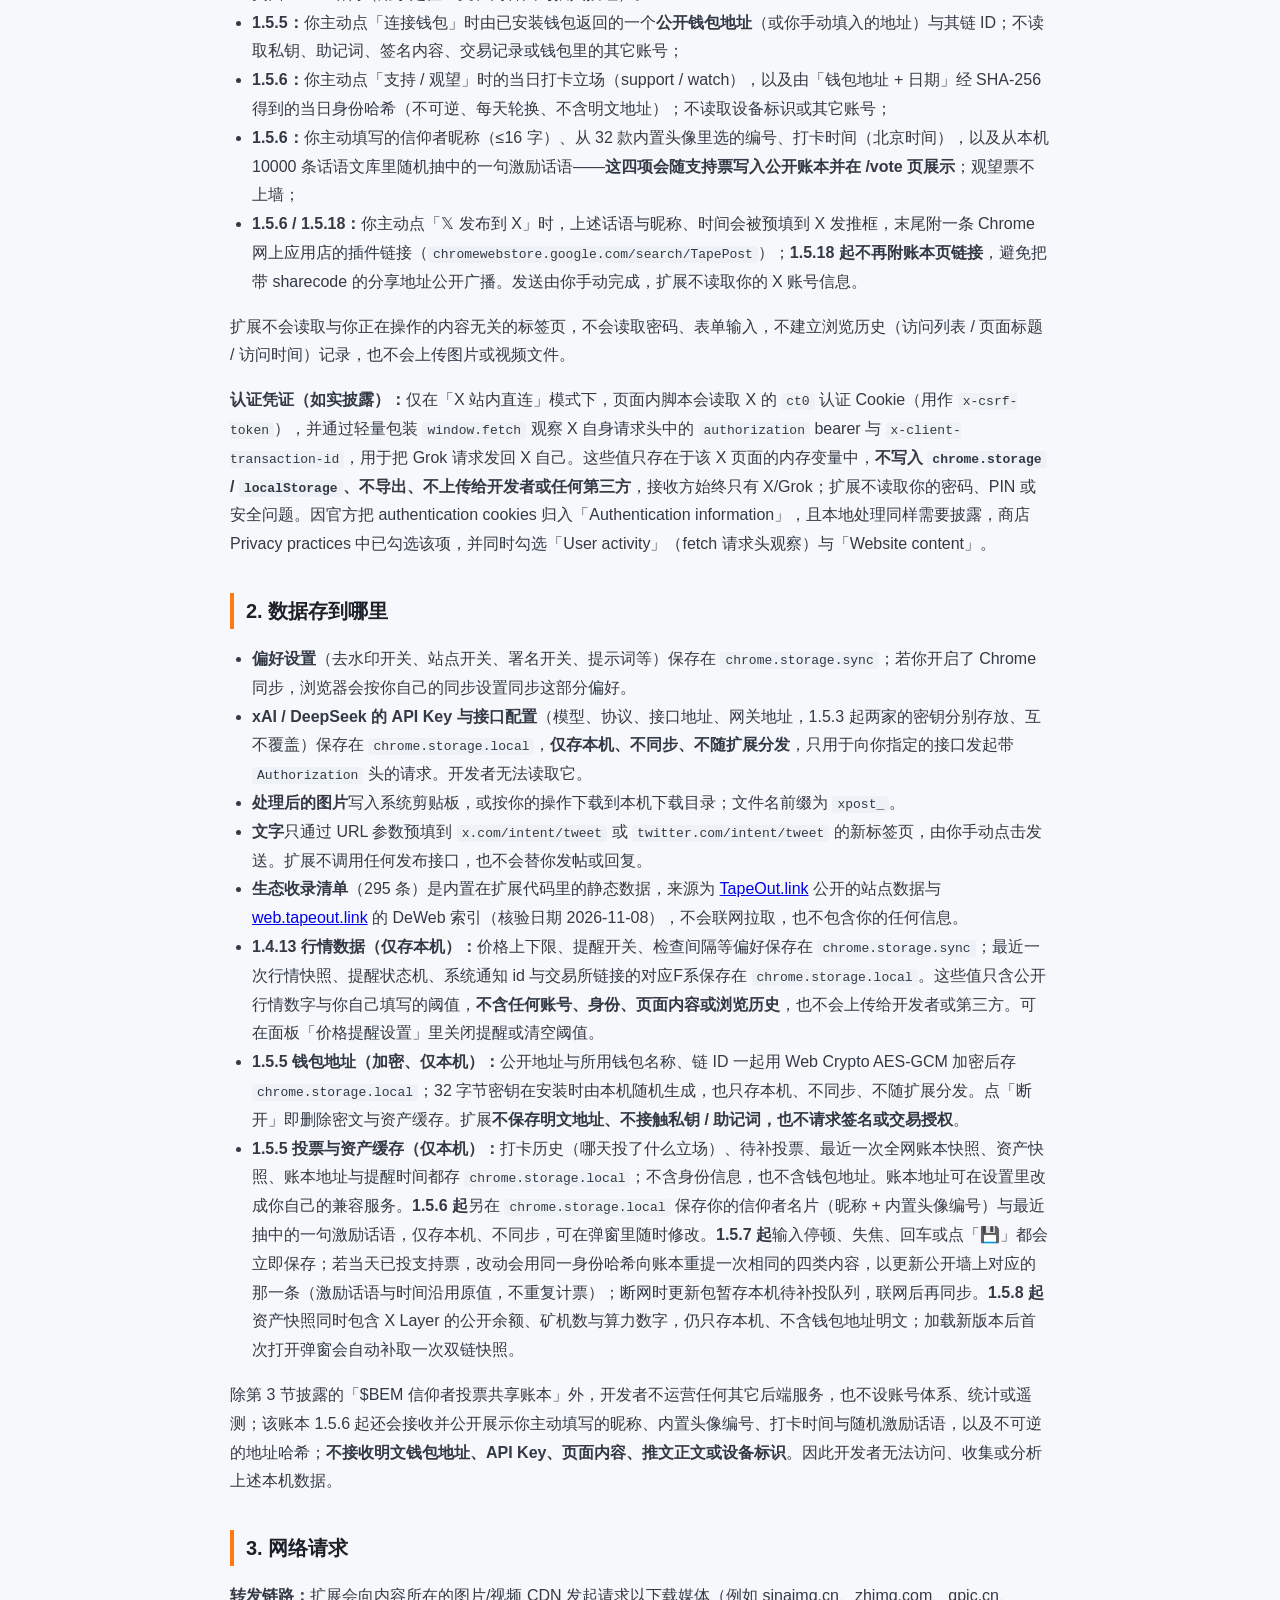
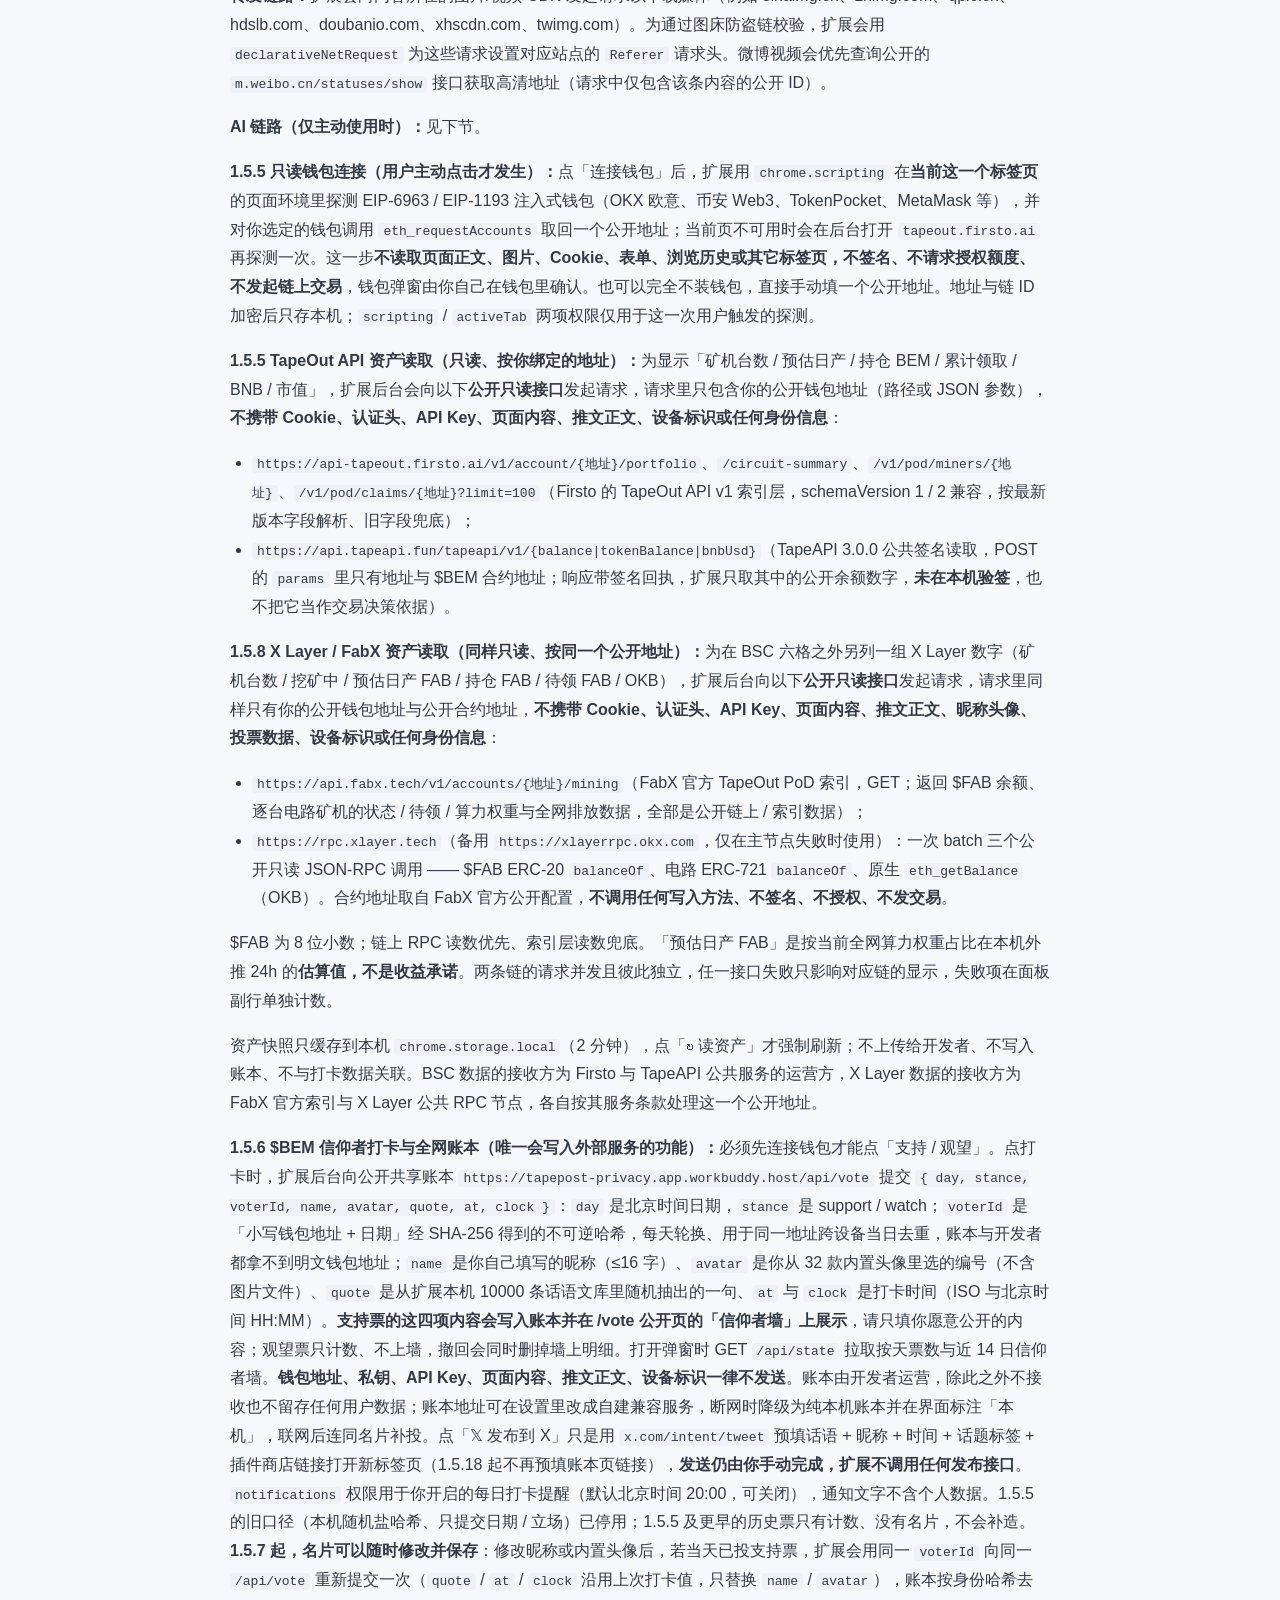
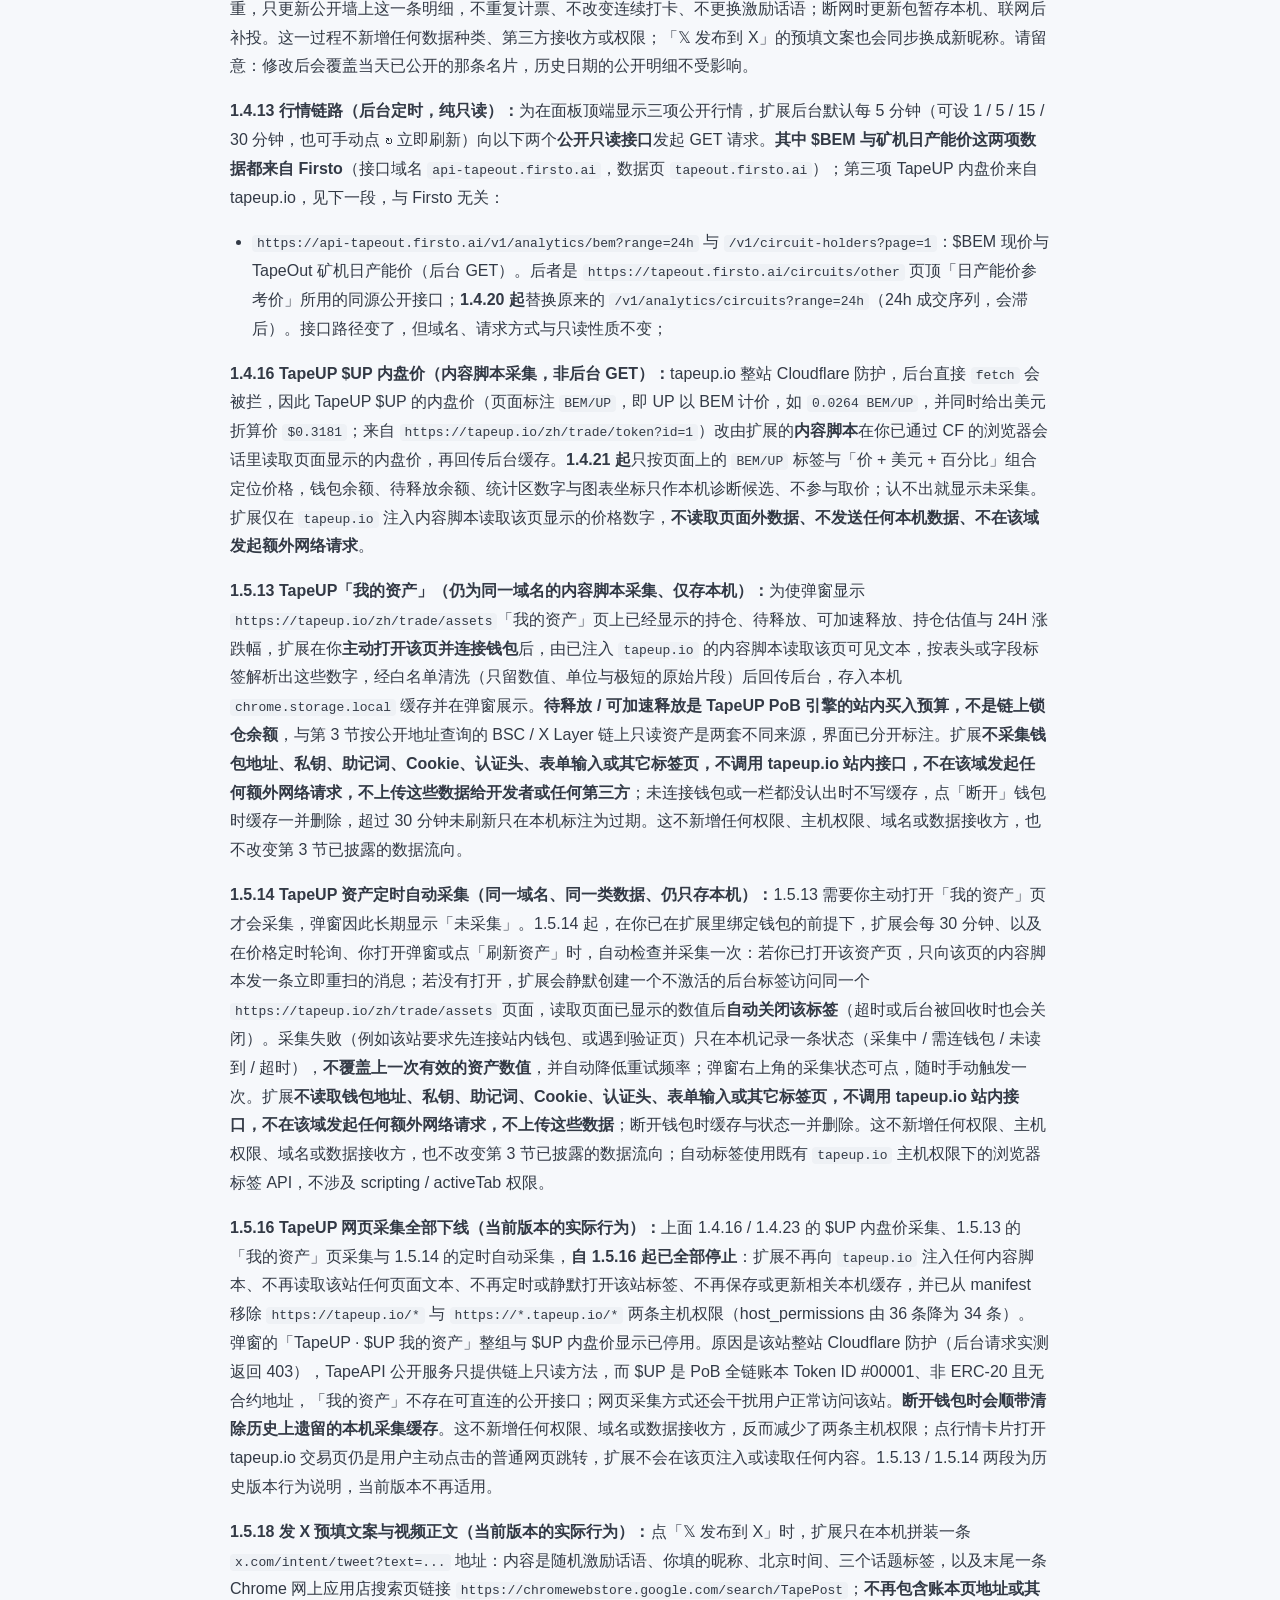
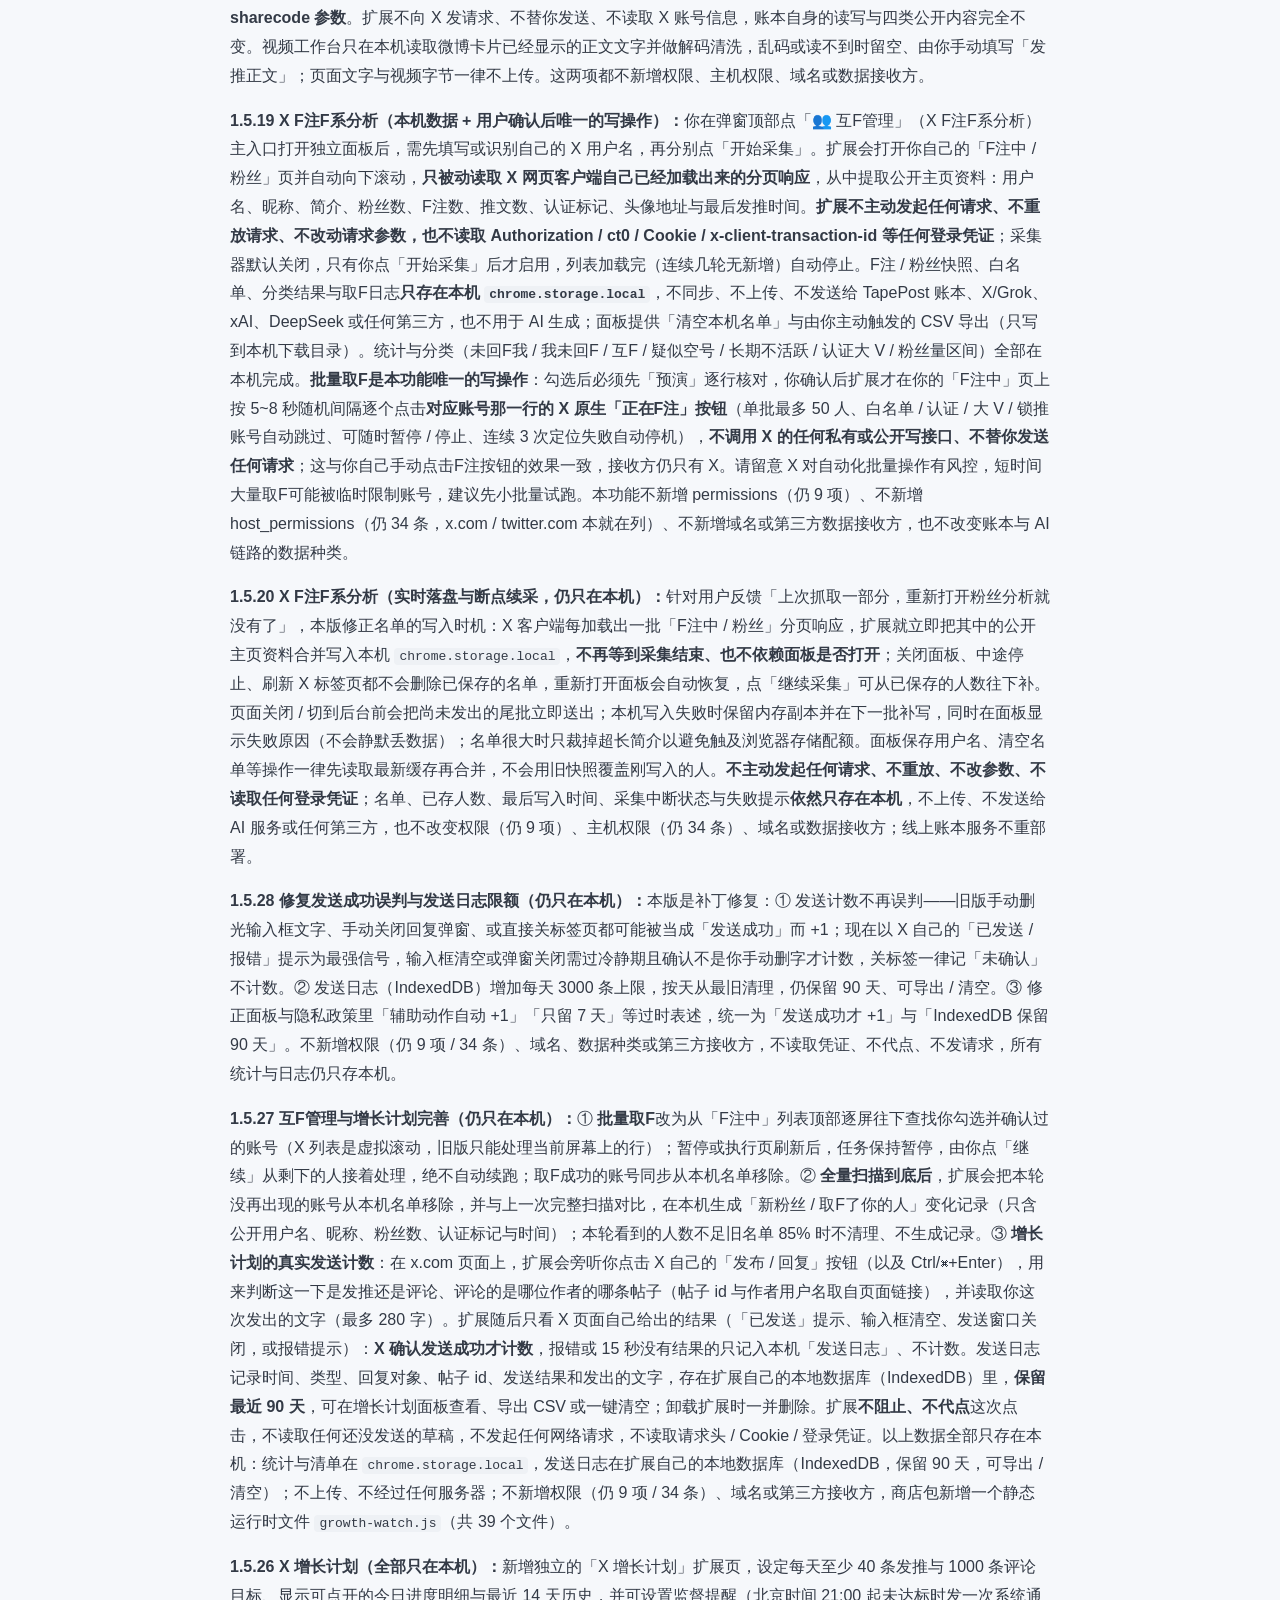
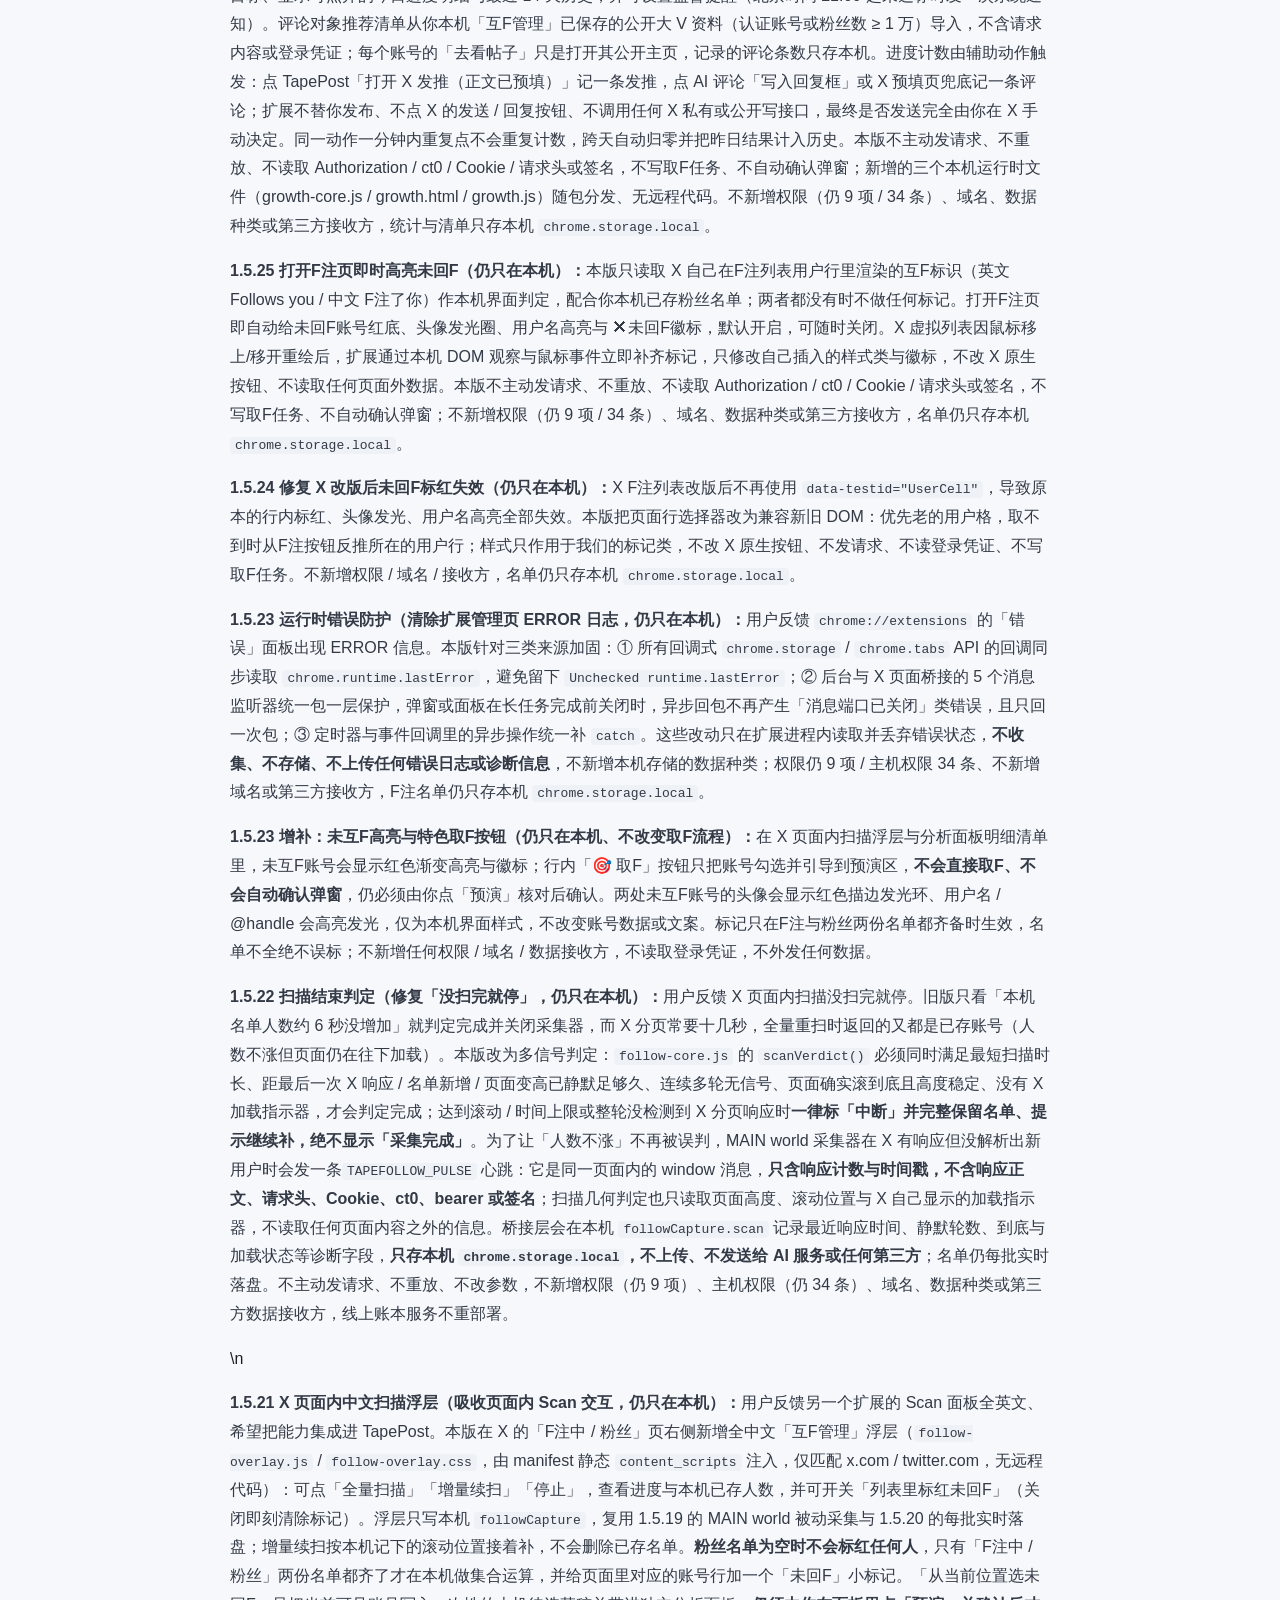
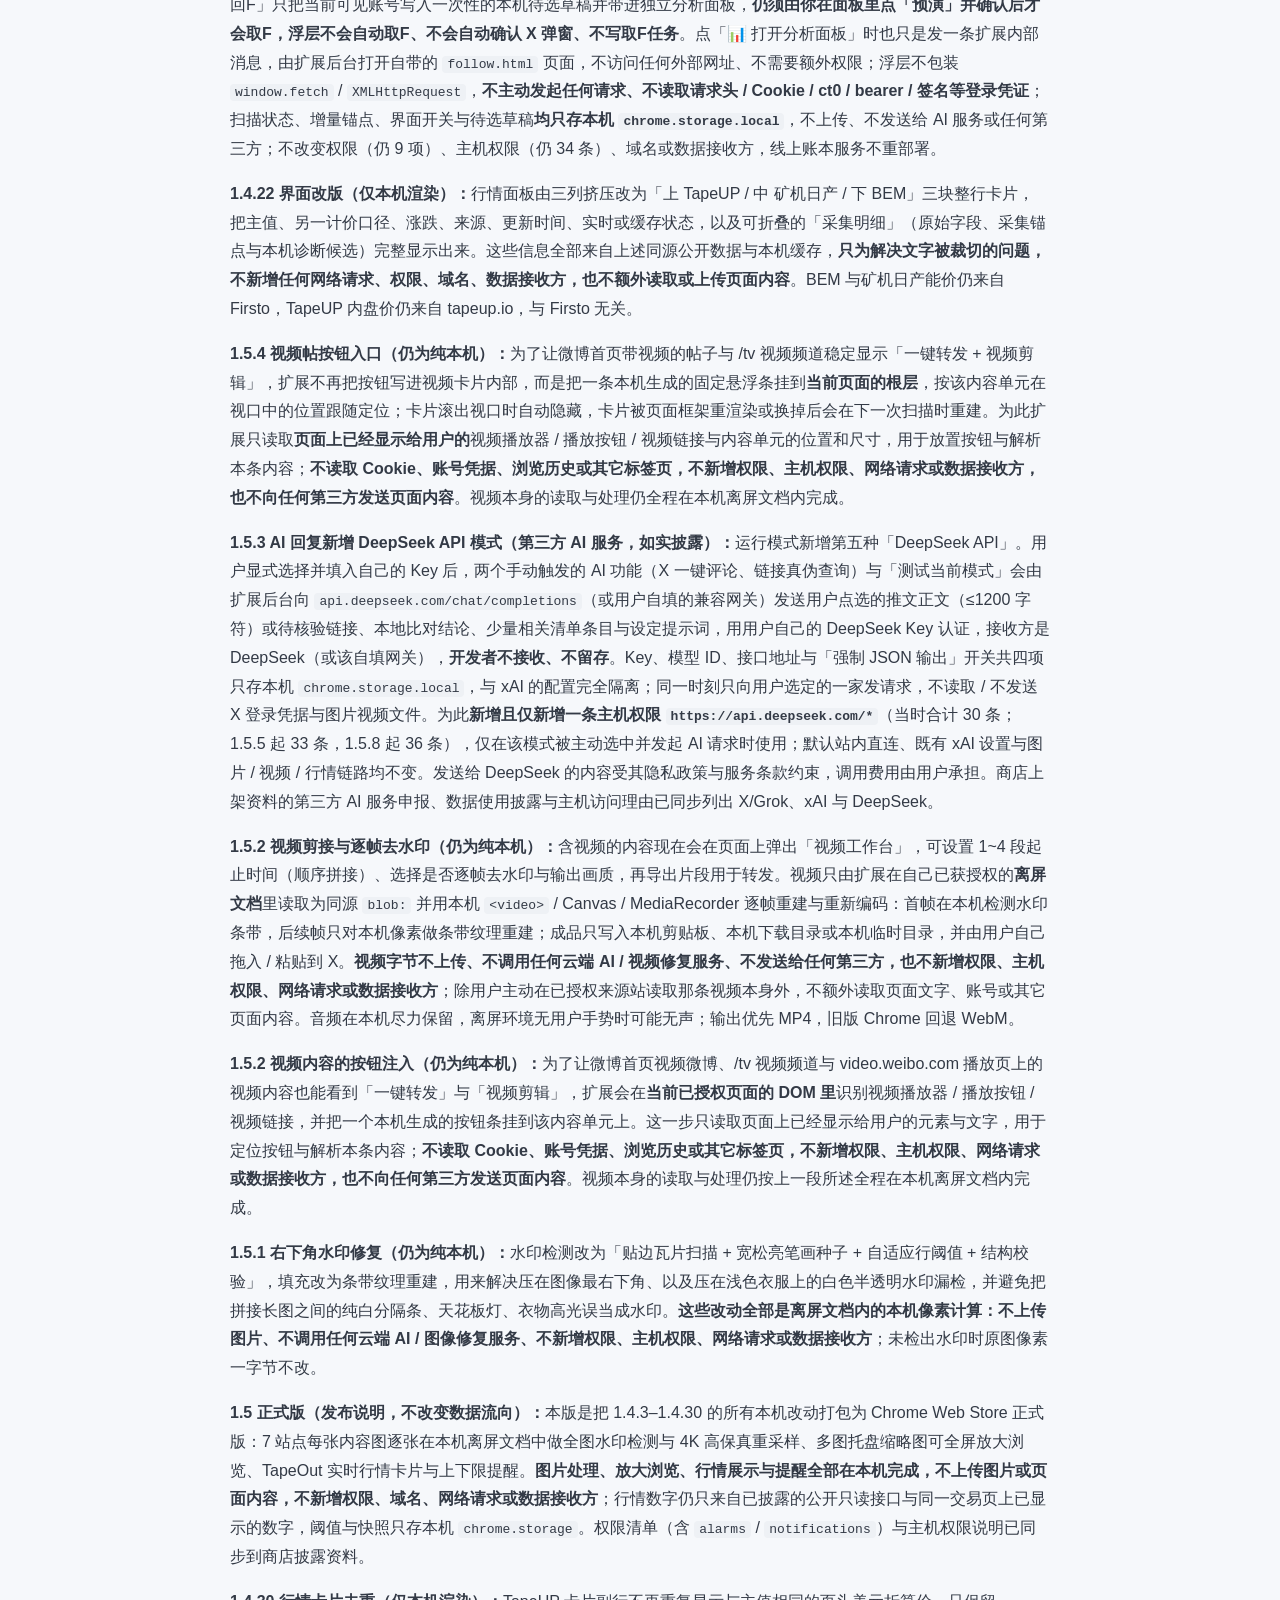
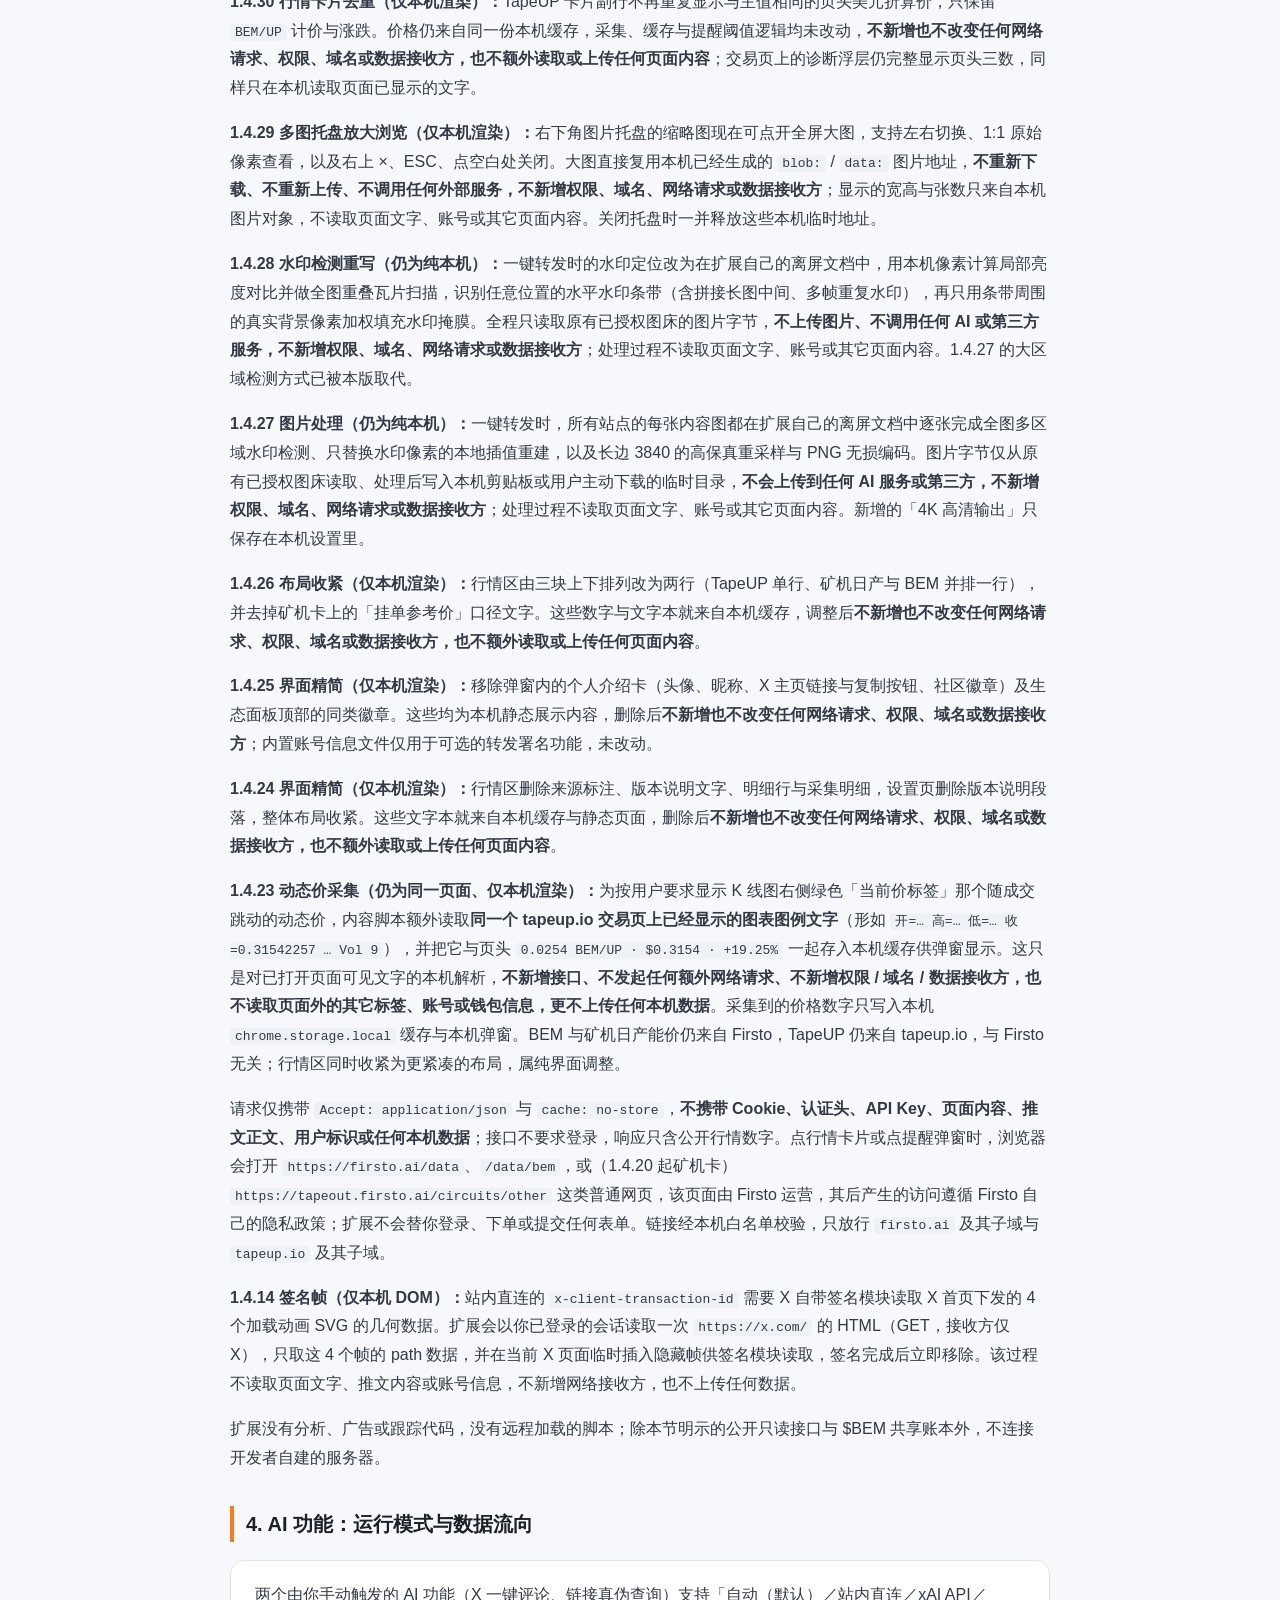
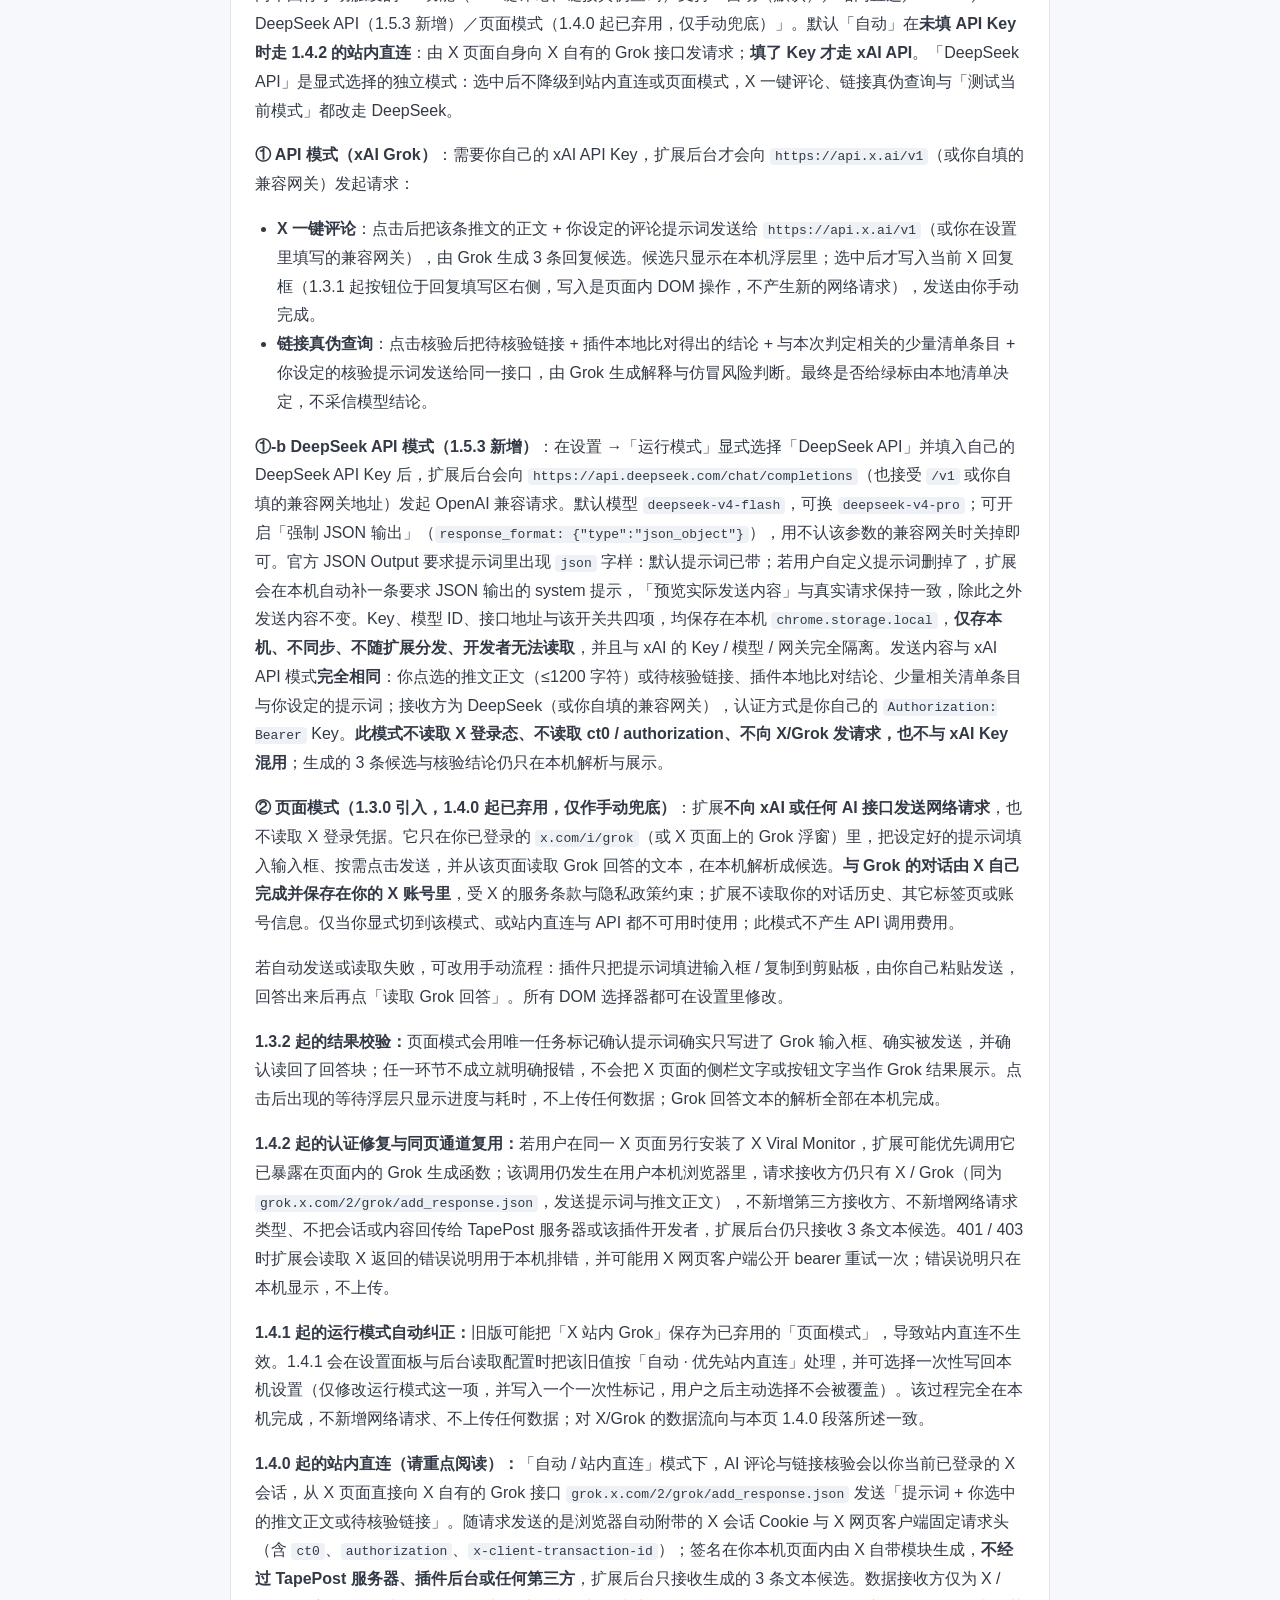
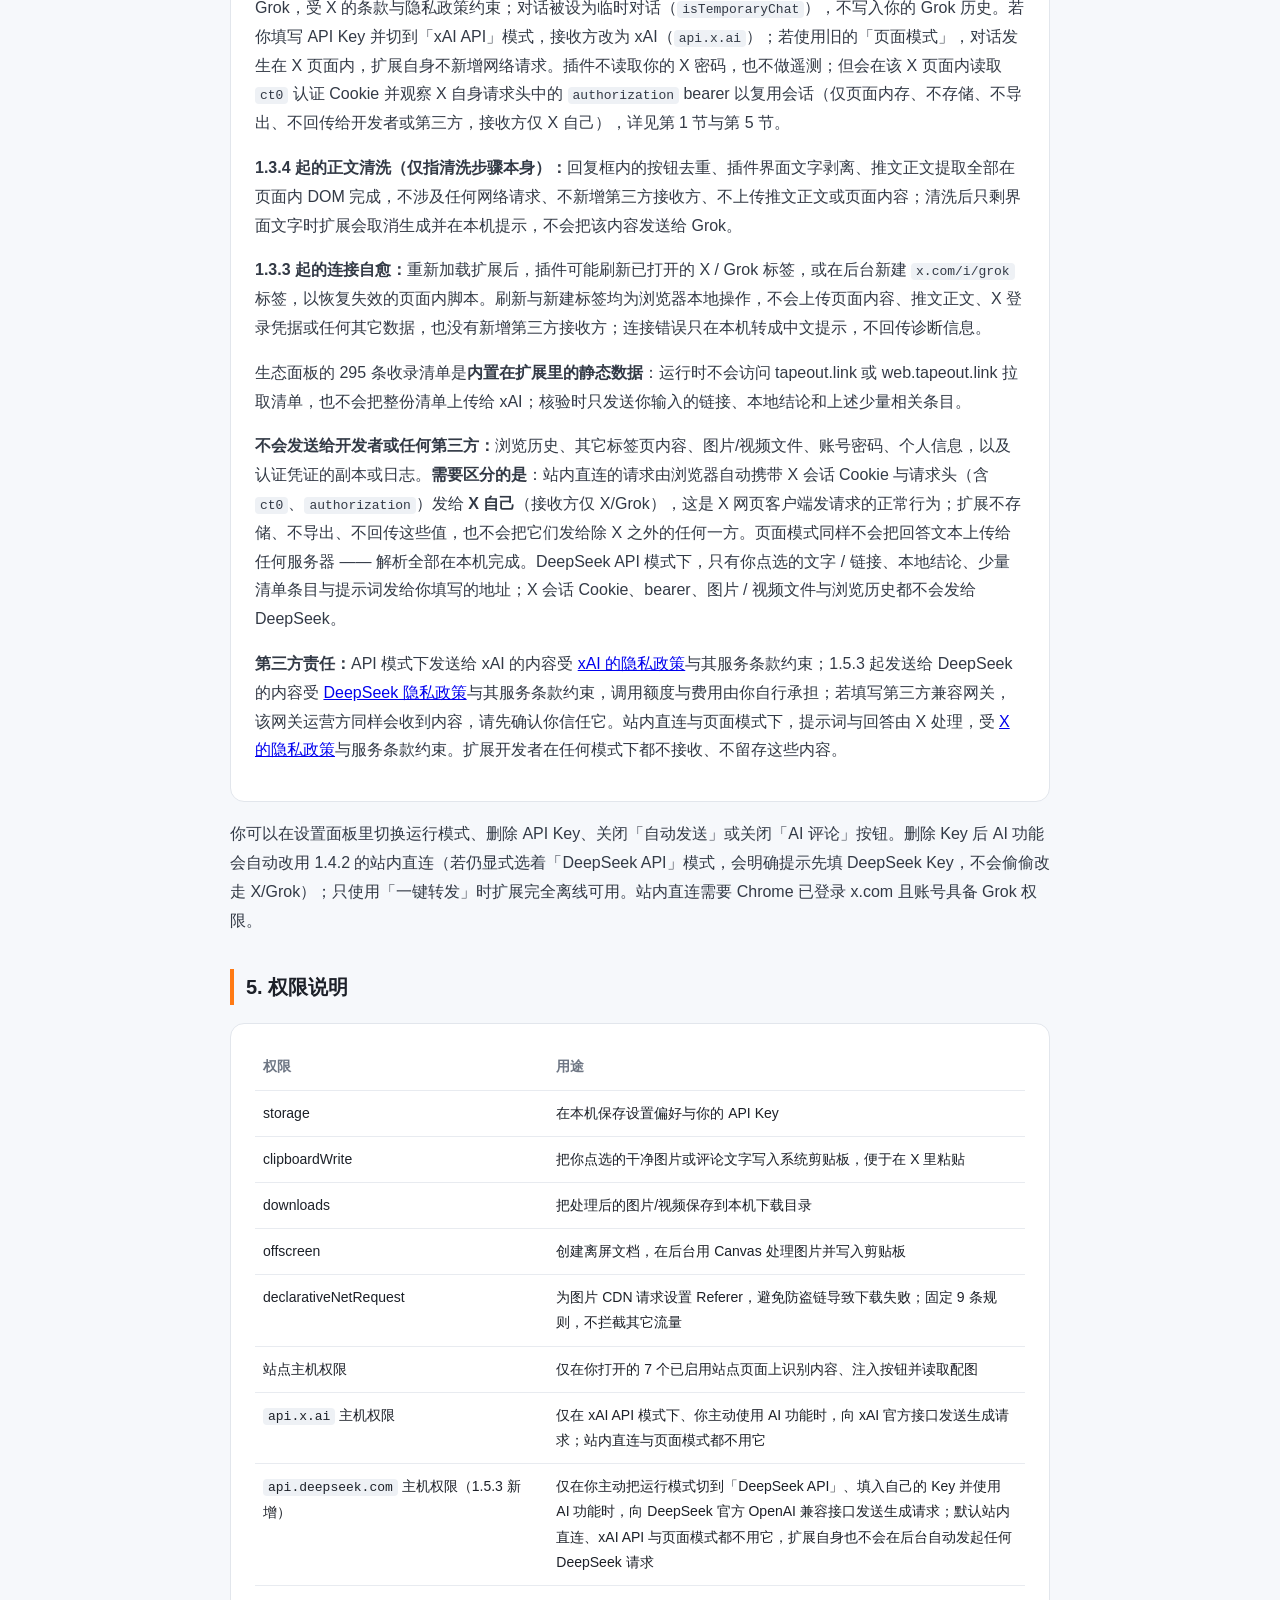
<file: store/privacy-site/index.html>
<!doctype html>
<html lang="zh-CN">
<head>
<meta charset="utf-8">
<meta name="viewport" content="width=device-width, initial-scale=1">
<title>TapePost信仰者工具 隐私政策</title>
<style>
  :root { color-scheme: light; }
  body { margin:0; background:#f6f8fb; color:#1c2028; font:16px/1.8 -apple-system,BlinkMacSystemFont,"PingFang SC","Hiragino Sans GB","Microsoft YaHei",sans-serif; }
  .wrap { max-width:820px; margin:0 auto; padding:48px 24px 80px; }
  .brand { display:flex; align-items:center; gap:10px; font-size:20px; font-weight:700; }
  .mark { width:36px; height:36px; border-radius:9px; background:linear-gradient(160deg,#ff8c1c,#ee4c00); color:#fff; display:flex; align-items:center; justify-content:center; font-size:22px; }
  h1 { font-size:32px; margin:36px 0 6px; }
  .date { color:#6e7684; font-size:14px; margin-bottom:32px; }
  h2 { font-size:20px; margin:34px 0 10px; padding-left:12px; border-left:4px solid #ff7a14; }
  p, li { color:#333a46; }
  ul { padding-left:22px; }
  .box { background:#fff; border:1px solid #e2e6ec; border-radius:14px; padding:20px 24px; margin:18px 0; }
  .hi { background:#fff3e8; border:1px solid #ffd6ad; }
  table { width:100%; border-collapse:collapse; font-size:14px; }
  th, td { border-bottom:1px solid #e8ebf0; padding:10px 8px; text-align:left; vertical-align:top; }
  th { color:#6e7684; font-weight:600; }
  code { background:#eef1f5; padding:1px 5px; border-radius:4px; font-size:13px; }
  footer { margin-top:48px; color:#8a919e; font-size:13px; border-top:1px solid #e2e6ec; padding-top:18px; }
  .topbar { background:#fff; border-bottom:1px solid #e2e6ec; }
  .topbar .inner { max-width:820px; margin:0 auto; padding:14px 24px; display:flex; align-items:center; gap:16px; font-size:14px; flex-wrap:wrap; }
  .topbar .inner a { color:#333a46; text-decoration:none; }
  .topbar .inner a:hover { color:#ee4c00; }
  .topbar .spacer { margin-left:auto; }
</style>
</head>
<body>
<div class="topbar"><div class="inner">
  <a href="./">产品介绍</a>
  <a href="https://github.com/kenter1643/TapePost">GitHub 源码</a>
  <span class="spacer"></span>
  <a href="https://github.com/kenter1643/TapePost/issues">反馈问题</a>
</div></div>
<div class="wrap">
  <div class="brand"><span class="mark">信</span> TapePost信仰者工具</div>
  <h1>隐私政策</h1>
  <div class="date">生效日期：2026 年 11 月 8 日　｜　最近修订：2026 年 11 月 22 日（1.5.27：互F管理批量取F逐屏查找与断点续跑、全量扫描清理与「谁取F了我」、增长计划旁听 X 发送按钮计数真实发送与大 V 自动记进度，全部只在本机；1.5.26：新增 X 增长计划——每日 40 发推 / 1000 评论目标、监督提醒、大 V 评论推荐清单与可点统计卡，全部只在本机；此前 1.5.25：打开F注页即按页面元素高亮未回F、鼠标移开不再丢标记；此前 1.5.24：修复 X 改版后F注列表未回F标红失效；此前 1.5.23：清除扩展管理页运行错误日志（消息端口保护 / storage 回调读取 lastError / 异步事件兜底），只改本机错误兜底、不新增权限 / 域名 / 接收方；此前 1.5.22：修复扫描没扫完就停，多信号结束判定 / 页面内响应心跳 / 达上限标中断，只在本机读写、不新增权限 / 域名 / 接收方；此前 1.5.21：新增 X 页面内中文扫描浮层（全量 / 增量续扫 / 行内标红 / 待选带入面板），只在本机读写、不新增权限 / 域名 / 接收方；此前 1.5.20：修正F注名单写入时机，每批实时落盘、关闭面板不丢、可断点续采；此前 1.5.19：新增 X F注F系分析，名单只在本机被动读取与计算、批量取F需预演确认且只点 X 原生按钮；此前 1.5.18：打卡名片发 X 的预填文案末尾改带 Chrome 网上应用店插件链接、不再带账本页链接；视频工作台正文改为本机解析卡片已显示的文字；此前 1.5.16：停止一切 tapeup.io 页面注入与采集、移除两条主机权限，host_permissions 由 36 条降为 34 条；此前 1.5.8：钱包资产在 BSC 之外增列 X Layer 的 $FAB 余额、电路矿机、待领与 OKB；新增 api.fabx.tech、rpc.xlayer.tech、xlayerrpc.okx.com 三条主机权限（当时合计 36 条，1.5.16 起为 34 条），数据流向见第 3 节。此前 1.5.7：信仰者昵称与内置头像可随时修改并保存；当天已投支持票时，改动会同步更新公开账本上对应的明细，断网则联网后补投；不新增数据种类、权限或接收方。此前 1.5.6：$BEM 打卡改为「连接钱包后才能投支持」，支持票会公开发布昵称、内置头像编号、北京时间与随机激励话语；身份哈希改为「钱包地址 + 日期」的 SHA-256；新增 10000 条本机激励话语文库与一键发到 X。数据流向见第 3 节。此前 1.5.5：行情改为 BEM 置顶大数字、描述文字缩小；新增只读钱包连接（OKX 欧意 / 币安 Web3 / TokenPocket / MetaMask 等注入式钱包，地址 AES-GCM 加密仅存本机）、基于 TapeOut API v1 与 TapeAPI 3.0.0 的钱包资产读取、$BEM 信仰者每日打卡与全网共享账本。新增 scripting / activeTab 两项权限与 api.tapeapi.fun、tapeout.firsto.ai、账本服务三条主机权限，数据流向见第 3 节。此前 1.5.4 修复微博视频帖入口、1.5.3 新增 DeepSeek API 模式）　｜　适用版本：1.5.28（历史版本 1.4.2 及以上同样适用）　｜　开发者：TapeOut 社区 · 昆哥</div>

  <div class="box hi">
    <strong>一句话总结：</strong> 扩展本身<strong>没有账号体系、没有统计或遥测</strong>，除 1.5.5 新增的 $BEM 投票共享账本外<strong>没有其它服务器</strong>。「一键转发」的提取、去水印、剪贴板与下载全部在本机完成，不上传任何数据。<strong>AI 功能默认走「X 站内直连」</strong>（免 API Key）：由你已打开的 X 页面，以你已登录的会话直接向 X 自有的 Grok 接口发送「设定提示词 + 你选中的推文正文或待核验链接」，接收方仅 X/Grok，扩展后台只接收生成的 3 条文本候选；只有你主动切换到「xAI API」或「DeepSeek API」模式并填写自己的 Key 时，接收方才改为对应服务商（xAI 或 DeepSeek）；两家的 Key 与配置分开保存，同一时刻只会向你选定的那一家发请求。为让 X 认可是自己网页客户端发出的请求，页面内脚本会在本机读取 <code>ct0</code> 认证 Cookie 与 <code>authorization</code> bearer，这些值仅留在该页面内存，不存储、不导出、不回传给开发者。不使用 AI 功能时不会发起任何相关请求。<strong>1.5.5 起</strong>：只读钱包绑定会把一个公开地址用 AES-GCM 加密存在本机，加密密钥同样只在本机；扩展不接触私钥 / 助记词、不签名、不发交易。读取资产时会把这个公开地址发给 Firsto 的 TapeOut API 与 TapeAPI 公共签名读取服务（只读，不含身份信息）。$BEM 信仰者打卡<strong>必须先连接钱包</strong>，会向一个公开的共享账本提交「日期 + 立场 + 钱包地址哈希 + 你主动填写/抽取的昵称、内置头像编号、打卡时间与一句激励话语」，这些内容会在账本公开页展示；<strong>明文钱包地址绝不上传</strong>；该账本由开发者运营，除此以外扩展仍无账号体系、无统计或遥测。<strong>1.5.7 起</strong>昵称与头像可随时修改并保存，当天已上墙的支持票明细会同步更新。<strong>1.5.8 起</strong>钱包资产除 BSC 的 $BEM / 矿机外，还会把同一个公开地址在 X Layer 上的 $FAB 余额、电路矿机、待领 FAB 与 OKB 余额一并只读罗列；为此新增 FabX 官方 PoD 索引与 X Layer 公共 RPC 两个数据接收方，两者都只收到公开地址与公开合约地址，不接收任何身份信息，详见第 3 节。
  </div>

  <h2>1. 我们会处理哪些数据</h2>
  <p>仅在你主动点击页面上的「一键转发」「AI 评论」或生态面板的「核验链接」时，扩展才读取下列内容：</p>
  <ul>
    <li>当前这条内容的正文文字（转发时用于清洗后预填到 X 发推框；AI 评论时用于生成回复候选，截断至最多 1200 字符）；</li>
    <li>这条内容的配图与视频直链地址（仅用于下载到本地、写入剪贴板或在本地做去水印）；</li>
    <li>这条内容的固定链接与公开标识（用于可选的原推链接标注、回复目标定位、文件命名）；</li>
    <li>你在生态面板输入框里粘贴的待核验链接；</li>
    <li>页面 DOM 结构（用于定位正文、内容图与插入按钮）。</li>
    <li><strong>1.5.5：</strong>你主动点「连接钱包」时由已安装钱包返回的一个<strong>公开钱包地址</strong>（或你手动填入的地址）与其链 ID；不读取私钥、助记词、签名内容、交易记录或钱包里的其它账号；</li>
    <li><strong>1.5.6：</strong>你主动点「支持 / 观望」时的当日打卡立场（support / watch），以及由「钱包地址 + 日期」经 SHA-256 得到的当日身份哈希（不可逆、每天轮换、不含明文地址）；不读取设备标识或其它账号；</li>
    <li><strong>1.5.6：</strong>你主动填写的信仰者昵称（≤16 字）、从 32 款内置头像里选的编号、打卡时间（北京时间），以及从本机 10000 条话语文库里随机抽中的一句激励话语——<strong>这四项会随支持票写入公开账本并在 /vote 页展示</strong>；观望票不上墙；</li>
    <li><strong>1.5.6 / 1.5.18：</strong>你主动点「𝕏 发布到 X」时，上述话语与昵称、时间会被预填到 X 发推框，末尾附一条 Chrome 网上应用店的插件链接（<code>chromewebstore.google.com/search/TapePost</code>）；<strong>1.5.18 起不再附账本页链接</strong>，避免把带 sharecode 的分享地址公开广播。发送由你手动完成，扩展不读取你的 X 账号信息。</li>
  </ul>
  <p>扩展不会读取与你正在操作的内容无关的标签页，不会读取密码、表单输入，不建立浏览历史（访问列表 / 页面标题 / 访问时间）记录，也不会上传图片或视频文件。</p>
  <p><strong>认证凭证（如实披露）：</strong>仅在「X 站内直连」模式下，页面内脚本会读取 X 的 <code>ct0</code> 认证 Cookie（用作 <code>x-csrf-token</code>），并通过轻量包装 <code>window.fetch</code> 观察 X 自身请求头中的 <code>authorization</code> bearer 与 <code>x-client-transaction-id</code>，用于把 Grok 请求发回 X 自己。这些值只存在于该 X 页面的内存变量中，<strong>不写入 <code>chrome.storage</code> / <code>localStorage</code>、不导出、不上传给开发者或任何第三方</strong>，接收方始终只有 X/Grok；扩展不读取你的密码、PIN 或安全问题。因官方把 authentication cookies 归入「Authentication information」，且本地处理同样需要披露，商店 Privacy practices 中已勾选该项，并同时勾选「User activity」（fetch 请求头观察）与「Website content」。</p>

  <h2>2. 数据存到哪里</h2>
  <ul>
    <li><strong>偏好设置</strong>（去水印开关、站点开关、署名开关、提示词等）保存在 <code>chrome.storage.sync</code>；若你开启了 Chrome 同步，浏览器会按你自己的同步设置同步这部分偏好。</li>
    <li><strong>xAI / DeepSeek 的 API Key 与接口配置</strong>（模型、协议、接口地址、网关地址，1.5.3 起两家的密钥分别存放、互不覆盖）保存在 <code>chrome.storage.local</code>，<strong>仅存本机、不同步、不随扩展分发</strong>，只用于向你指定的接口发起带 <code>Authorization</code> 头的请求。开发者无法读取它。</li>
    <li><strong>处理后的图片</strong>写入系统剪贴板，或按你的操作下载到本机下载目录；文件名前缀为 <code>xpost_</code>。</li>
    <li><strong>文字</strong>只通过 URL 参数预填到 <code>x.com/intent/tweet</code> 或 <code>twitter.com/intent/tweet</code> 的新标签页，由你手动点击发送。扩展不调用任何发布接口，也不会替你发帖或回复。</li>
    <li><strong>生态收录清单</strong>（295 条）是内置在扩展代码里的静态数据，来源为 <a href="https://tapeout.link/">TapeOut.link</a> 公开的站点数据与 <a href="https://web.tapeout.link/">web.tapeout.link</a> 的 DeWeb 索引（核验日期 2026-11-08），不会联网拉取，也不包含你的任何信息。</li>
    <li><strong>1.4.13 行情数据（仅存本机）：</strong>价格上下限、提醒开关、检查间隔等偏好保存在 <code>chrome.storage.sync</code>；最近一次行情快照、提醒状态机、系统通知 id 与交易所链接的对应F系保存在 <code>chrome.storage.local</code>。这些值只含公开行情数字与你自己填写的阈值，<strong>不含任何账号、身份、页面内容或浏览历史</strong>，也不会上传给开发者或第三方。可在面板「价格提醒设置」里关闭提醒或清空阈值。</li>
    <li><strong>1.5.5 钱包地址（加密、仅本机）：</strong>公开地址与所用钱包名称、链 ID 一起用 Web Crypto AES-GCM 加密后存 <code>chrome.storage.local</code>；32 字节密钥在安装时由本机随机生成，也只存本机、不同步、不随扩展分发。点「断开」即删除密文与资产缓存。扩展<strong>不保存明文地址、不接触私钥 / 助记词，也不请求签名或交易授权</strong>。</li>
    <li><strong>1.5.5 投票与资产缓存（仅本机）：</strong>打卡历史（哪天投了什么立场）、待补投票、最近一次全网账本快照、资产快照、账本地址与提醒时间都存 <code>chrome.storage.local</code>；不含身份信息，也不含钱包地址。账本地址可在设置里改成你自己的兼容服务。<strong>1.5.6 起</strong>另在 <code>chrome.storage.local</code> 保存你的信仰者名片（昵称 + 内置头像编号）与最近抽中的一句激励话语，仅存本机、不同步，可在弹窗里随时修改。<strong>1.5.7 起</strong>输入停顿、失焦、回车或点「💾」都会立即保存；若当天已投支持票，改动会用同一身份哈希向账本重提一次相同的四类内容，以更新公开墙上对应的那一条（激励话语与时间沿用原值，不重复计票）；断网时更新包暂存本机待补投队列，联网后再同步。<strong>1.5.8 起</strong>资产快照同时包含 X Layer 的公开余额、矿机数与算力数字，仍只存本机、不含钱包地址明文；加载新版本后首次打开弹窗会自动补取一次双链快照。</li>
  </ul>
  <p>除第 3 节披露的「$BEM 信仰者投票共享账本」外，开发者不运营任何其它后端服务，也不设账号体系、统计或遥测；该账本 1.5.6 起还会接收并公开展示你主动填写的昵称、内置头像编号、打卡时间与随机激励话语，以及不可逆的地址哈希；<strong>不接收明文钱包地址、API Key、页面内容、推文正文或设备标识</strong>。因此开发者无法访问、收集或分析上述本机数据。</p>

  <h2>3. 网络请求</h2>
  <p><strong>转发链路：</strong>扩展会向内容所在的图片/视频 CDN 发起请求以下载媒体（例如 sinaimg.cn、zhimg.com、qpic.cn、hdslb.com、doubanio.com、xhscdn.com、twimg.com）。为通过图床防盗链校验，扩展会用 <code>declarativeNetRequest</code> 为这些请求设置对应站点的 <code>Referer</code> 请求头。微博视频会优先查询公开的 <code>m.weibo.cn/statuses/show</code> 接口获取高清地址（请求中仅包含该条内容的公开 ID）。</p>
  <p><strong>AI 链路（仅主动使用时）：</strong>见下节。</p>
  <p><strong>1.5.5 只读钱包连接（用户主动点击才发生）：</strong>点「连接钱包」后，扩展用 <code>chrome.scripting</code> 在<strong>当前这一个标签页</strong>的页面环境里探测 EIP-6963 / EIP-1193 注入式钱包（OKX 欧意、币安 Web3、TokenPocket、MetaMask 等），并对你选定的钱包调用 <code>eth_requestAccounts</code> 取回一个公开地址；当前页不可用时会在后台打开 <code>tapeout.firsto.ai</code> 再探测一次。这一步<strong>不读取页面正文、图片、Cookie、表单、浏览历史或其它标签页，不签名、不请求授权额度、不发起链上交易</strong>，钱包弹窗由你自己在钱包里确认。也可以完全不装钱包，直接手动填一个公开地址。地址与链 ID 加密后只存本机；<code>scripting</code> / <code>activeTab</code> 两项权限仅用于这一次用户触发的探测。</p>
  <p><strong>1.5.5 TapeOut API 资产读取（只读、按你绑定的地址）：</strong>为显示「矿机台数 / 预估日产 / 持仓 BEM / 累计领取 / BNB / 市值」，扩展后台会向以下<strong>公开只读接口</strong>发起请求，请求里只包含你的公开钱包地址（路径或 JSON 参数），<strong>不携带 Cookie、认证头、API Key、页面内容、推文正文、设备标识或任何身份信息</strong>：</p>
  <ul>
    <li><code>https://api-tapeout.firsto.ai/v1/account/{地址}/portfolio</code>、<code>/circuit-summary</code>、<code>/v1/pod/miners/{地址}</code>、<code>/v1/pod/claims/{地址}?limit=100</code>（Firsto 的 TapeOut API v1 索引层，schemaVersion 1 / 2 兼容，按最新版本字段解析、旧字段兜底）；</li>
    <li><code>https://api.tapeapi.fun/tapeapi/v1/{balance|tokenBalance|bnbUsd}</code>（TapeAPI 3.0.0 公共签名读取，POST 的 <code>params</code> 里只有地址与 $BEM 合约地址；响应带签名回执，扩展只取其中的公开余额数字，<strong>未在本机验签</strong>，也不把它当作交易决策依据）。</li>
  </ul>
  <p><strong>1.5.8 X Layer / FabX 资产读取（同样只读、按同一个公开地址）：</strong>为在 BSC 六格之外另列一组 X Layer 数字（矿机台数 / 挖矿中 / 预估日产 FAB / 持仓 FAB / 待领 FAB / OKB），扩展后台向以下<strong>公开只读接口</strong>发起请求，请求里同样只有你的公开钱包地址与公开合约地址，<strong>不携带 Cookie、认证头、API Key、页面内容、推文正文、昵称头像、投票数据、设备标识或任何身份信息</strong>：</p>
  <ul>
    <li><code>https://api.fabx.tech/v1/accounts/{地址}/mining</code>（FabX 官方 TapeOut PoD 索引，GET；返回 $FAB 余额、逐台电路矿机的状态 / 待领 / 算力权重与全网排放数据，全部是公开链上 / 索引数据）；</li>
    <li><code>https://rpc.xlayer.tech</code>（备用 <code>https://xlayerrpc.okx.com</code>，仅在主节点失败时使用）：一次 batch 三个公开只读 JSON-RPC 调用 —— $FAB ERC-20 <code>balanceOf</code>、电路 ERC-721 <code>balanceOf</code>、原生 <code>eth_getBalance</code>（OKB）。合约地址取自 FabX 官方公开配置，<strong>不调用任何写入方法、不签名、不授权、不发交易</strong>。</li>
  </ul>
  <p>$FAB 为 8 位小数；链上 RPC 读数优先、索引层读数兜底。「预估日产 FAB」是按当前全网算力权重占比在本机外推 24h 的<strong>估算值，不是收益承诺</strong>。两条链的请求并发且彼此独立，任一接口失败只影响对应链的显示，失败项在面板副行单独计数。</p>
  <p>资产快照只缓存到本机 <code>chrome.storage.local</code>（2 分钟），点「↻ 读资产」才强制刷新；不上传给开发者、不写入账本、不与打卡数据关联。BSC 数据的接收方为 Firsto 与 TapeAPI 公共服务的运营方，X Layer 数据的接收方为 FabX 官方索引与 X Layer 公共 RPC 节点，各自按其服务条款处理这一个公开地址。</p>
  <p><strong>1.5.6 $BEM 信仰者打卡与全网账本（唯一会写入外部服务的功能）：</strong>必须先连接钱包才能点「支持 / 观望」。点打卡时，扩展后台向公开共享账本 <code>https://tapepost-privacy.app.workbuddy.host/api/vote</code> 提交 <code>{ day, stance, voterId, name, avatar, quote, at, clock }</code>：<code>day</code> 是北京时间日期，<code>stance</code> 是 support / watch；<code>voterId</code> 是「小写钱包地址 + 日期」经 SHA-256 得到的不可逆哈希，每天轮换、用于同一地址跨设备当日去重，账本与开发者都拿不到明文钱包地址；<code>name</code> 是你自己填写的昵称（≤16 字）、<code>avatar</code> 是你从 32 款内置头像里选的编号（不含图片文件）、<code>quote</code> 是从扩展本机 10000 条话语文库里随机抽出的一句、<code>at</code> 与 <code>clock</code> 是打卡时间（ISO 与北京时间 HH:MM）。<strong>支持票的这四项内容会写入账本并在 /vote 公开页的「信仰者墙」上展示</strong>，请只填你愿意公开的内容；观望票只计数、不上墙，撤回会同时删掉墙上明细。打开弹窗时 GET <code>/api/state</code> 拉取按天票数与近 14 日信仰者墙。<strong>钱包地址、私钥、API Key、页面内容、推文正文、设备标识一律不发送</strong>。账本由开发者运营，除此之外不接收也不留存任何用户数据；账本地址可在设置里改成自建兼容服务，断网时降级为纯本机账本并在界面标注「本机」，联网后连同名片补投。点「𝕏 发布到 X」只是用 <code>x.com/intent/tweet</code> 预填话语 + 昵称 + 时间 + 话题标签 + 插件商店链接打开新标签页（1.5.18 起不再预填账本页链接），<strong>发送仍由你手动完成，扩展不调用任何发布接口</strong>。<code>notifications</code> 权限用于你开启的每日打卡提醒（默认北京时间 20:00，可关闭），通知文字不含个人数据。1.5.5 的旧口径（本机随机盐哈希、只提交日期 / 立场）已停用；1.5.5 及更早的历史票只有计数、没有名片，不会补造。<strong>1.5.7 起，名片可以随时修改并保存</strong>：修改昵称或内置头像后，若当天已投支持票，扩展会用同一 <code>voterId</code> 向同一 <code>/api/vote</code> 重新提交一次（<code>quote</code> / <code>at</code> / <code>clock</code> 沿用上次打卡值，只替换 <code>name</code> / <code>avatar</code>），账本按身份哈希去重，只更新公开墙上这一条明细，不重复计票、不改变连续打卡、不更换激励话语；断网时更新包暂存本机、联网后补投。这一过程不新增任何数据种类、第三方接收方或权限；「𝕏 发布到 X」的预填文案也会同步换成新昵称。请留意：修改后会覆盖当天已公开的那条名片，历史日期的公开明细不受影响。</p>
  <p><strong>1.4.13 行情链路（后台定时，纯只读）：</strong>为在面板顶端显示三项公开行情，扩展后台默认每 5 分钟（可设 1 / 5 / 15 / 30 分钟，也可手动点 ↻ 立即刷新）向以下两个<strong>公开只读接口</strong>发起 GET 请求。<strong>其中 $BEM 与矿机日产能价这两项数据都来自 Firsto</strong>（接口域名 <code>api-tapeout.firsto.ai</code>，数据页 <code>tapeout.firsto.ai</code>）；第三项 TapeUP 内盘价来自 tapeup.io，见下一段，与 Firsto 无关：</p>
  <ul>
    <li><code>https://api-tapeout.firsto.ai/v1/analytics/bem?range=24h</code> 与 <code>/v1/circuit-holders?page=1</code>：$BEM 现价与 TapeOut 矿机日产能价（后台 GET）。后者是 <code>https://tapeout.firsto.ai/circuits/other</code> 页顶「日产能价参考价」所用的同源公开接口；<strong>1.4.20 起</strong>替换原来的 <code>/v1/analytics/circuits?range=24h</code>（24h 成交序列，会滞后）。接口路径变了，但域名、请求方式与只读性质不变；</li>
  </ul>
  <p><strong>1.4.16 TapeUP $UP 内盘价（内容脚本采集，非后台 GET）：</strong>tapeup.io 整站 Cloudflare 防护，后台直接 <code>fetch</code> 会被拦，因此 TapeUP $UP 的内盘价（页面标注 <code>BEM/UP</code>，即 UP 以 BEM 计价，如 <code>0.0264 BEM/UP</code>，并同时给出美元折算价 <code>$0.3181</code>；来自 <code>https://tapeup.io/zh/trade/token?id=1</code>）改由扩展的<strong>内容脚本</strong>在你已通过 CF 的浏览器会话里读取页面显示的内盘价，再回传后台缓存。<strong>1.4.21 起</strong>只按页面上的 <code>BEM/UP</code> 标签与「价 + 美元 + 百分比」组合定位价格，钱包余额、待释放余额、统计区数字与图表坐标只作本机诊断候选、不参与取价；认不出就显示未采集。扩展仅在 <code>tapeup.io</code> 注入内容脚本读取该页显示的价格数字，<strong>不读取页面外数据、不发送任何本机数据、不在该域发起额外网络请求</strong>。</p>
  <p><strong>1.5.13 TapeUP「我的资产」（仍为同一域名的内容脚本采集、仅存本机）：</strong>为使弹窗显示 <code>https://tapeup.io/zh/trade/assets</code>「我的资产」页上已经显示的持仓、待释放、可加速释放、持仓估值与 24H 涨跌幅，扩展在你<strong>主动打开该页并连接钱包</strong>后，由已注入 <code>tapeup.io</code> 的内容脚本读取该页可见文本，按表头或字段标签解析出这些数字，经白名单清洗（只留数值、单位与极短的原始片段）后回传后台，存入本机 <code>chrome.storage.local</code> 缓存并在弹窗展示。<strong>待释放 / 可加速释放是 TapeUP PoB 引擎的站内买入预算，不是链上锁仓余额</strong>，与第 3 节按公开地址查询的 BSC / X Layer 链上只读资产是两套不同来源，界面已分开标注。扩展<strong>不采集钱包地址、私钥、助记词、Cookie、认证头、表单输入或其它标签页，不调用 tapeup.io 站内接口，不在该域发起任何额外网络请求，不上传这些数据给开发者或任何第三方</strong>；未连接钱包或一栏都没认出时不写缓存，点「断开」钱包时缓存一并删除，超过 30 分钟未刷新只在本机标注为过期。这不新增任何权限、主机权限、域名或数据接收方，也不改变第 3 节已披露的数据流向。</p>
  <p><strong>1.5.14 TapeUP 资产定时自动采集（同一域名、同一类数据、仍只存本机）：</strong>1.5.13 需要你主动打开「我的资产」页才会采集，弹窗因此长期显示「未采集」。1.5.14 起，在你已在扩展里绑定钱包的前提下，扩展会每 30 分钟、以及在价格定时轮询、你打开弹窗或点「刷新资产」时，自动检查并采集一次：若你已打开该资产页，只向该页的内容脚本发一条立即重扫的消息；若没有打开，扩展会静默创建一个不激活的后台标签访问同一个 <code>https://tapeup.io/zh/trade/assets</code> 页面，读取页面已显示的数值后<strong>自动关闭该标签</strong>（超时或后台被回收时也会关闭）。采集失败（例如该站要求先连接站内钱包、或遇到验证页）只在本机记录一条状态（采集中 / 需连钱包 / 未读到 / 超时），<strong>不覆盖上一次有效的资产数值</strong>，并自动降低重试频率；弹窗右上角的采集状态可点，随时手动触发一次。扩展<strong>不读取钱包地址、私钥、助记词、Cookie、认证头、表单输入或其它标签页，不调用 tapeup.io 站内接口，不在该域发起任何额外网络请求，不上传这些数据</strong>；断开钱包时缓存与状态一并删除。这不新增任何权限、主机权限、域名或数据接收方，也不改变第 3 节已披露的数据流向；自动标签使用既有 <code>tapeup.io</code> 主机权限下的浏览器标签 API，不涉及 scripting / activeTab 权限。</p>
  <p><strong>1.5.16 TapeUP 网页采集全部下线（当前版本的实际行为）：</strong>上面 1.4.16 / 1.4.23 的 $UP 内盘价采集、1.5.13 的「我的资产」页采集与 1.5.14 的定时自动采集，<strong>自 1.5.16 起已全部停止</strong>：扩展不再向 <code>tapeup.io</code> 注入任何内容脚本、不再读取该站任何页面文本、不再定时或静默打开该站标签、不再保存或更新相关本机缓存，并已从 manifest 移除 <code>https://tapeup.io/*</code> 与 <code>https://*.tapeup.io/*</code> 两条主机权限（host_permissions 由 36 条降为 34 条）。弹窗的「TapeUP · $UP 我的资产」整组与 $UP 内盘价显示已停用。原因是该站整站 Cloudflare 防护（后台请求实测返回 403），TapeAPI 公开服务只提供链上只读方法，而 $UP 是 PoB 全链账本 Token ID #00001、非 ERC-20 且无合约地址，「我的资产」不存在可直连的公开接口；网页采集方式还会干扰用户正常访问该站。<strong>断开钱包时会顺带清除历史上遗留的本机采集缓存</strong>。这不新增任何权限、域名或数据接收方，反而减少了两条主机权限；点行情卡片打开 tapeup.io 交易页仍是用户主动点击的普通网页跳转，扩展不会在该页注入或读取任何内容。1.5.13 / 1.5.14 两段为历史版本行为说明，当前版本不再适用。</p>
  <p><strong>1.5.18 发 X 预填文案与视频正文（当前版本的实际行为）：</strong>点「𝕏 发布到 X」时，扩展只在本机拼装一条 <code>x.com/intent/tweet?text=...</code> 地址：内容是随机激励话语、你填的昵称、北京时间、三个话题标签，以及末尾一条 Chrome 网上应用店搜索页链接 <code>https://chromewebstore.google.com/search/TapePost</code>；<strong>不再包含账本页地址或其 sharecode 参数</strong>。扩展不向 X 发请求、不替你发送、不读取 X 账号信息，账本自身的读写与四类公开内容完全不变。视频工作台只在本机读取微博卡片已经显示的正文文字并做解码清洗，乱码或读不到时留空、由你手动填写「发推正文」；页面文字与视频字节一律不上传。这两项都不新增权限、主机权限、域名或数据接收方。</p>
  <p><strong>1.5.19 X F注F系分析（本机数据 + 用户确认后唯一的写操作）：</strong>你在弹窗顶部点「👥 互F管理」（X F注F系分析）主入口打开独立面板后，需先填写或识别自己的 X 用户名，再分别点「开始采集」。扩展会打开你自己的「F注中 / 粉丝」页并自动向下滚动，<strong>只被动读取 X 网页客户端自己已经加载出来的分页响应</strong>，从中提取公开主页资料：用户名、昵称、简介、粉丝数、F注数、推文数、认证标记、头像地址与最后发推时间。<strong>扩展不主动发起任何请求、不重放请求、不改动请求参数，也不读取 Authorization / ct0 / Cookie / x-client-transaction-id 等任何登录凭证</strong>；采集器默认关闭，只有你点「开始采集」后才启用，列表加载完（连续几轮无新增）自动停止。F注 / 粉丝快照、白名单、分类结果与取F日志<strong>只存在本机 <code>chrome.storage.local</code></strong>，不同步、不上传、不发送给 TapePost 账本、X/Grok、xAI、DeepSeek 或任何第三方，也不用于 AI 生成；面板提供「清空本机名单」与由你主动触发的 CSV 导出（只写到本机下载目录）。统计与分类（未回F我 / 我未回F / 互F / 疑似空号 / 长期不活跃 / 认证大 V / 粉丝量区间）全部在本机完成。<strong>批量取F是本功能唯一的写操作</strong>：勾选后必须先「预演」逐行核对，你确认后扩展才在你的「F注中」页上按 5~8 秒随机间隔逐个点击<strong>对应账号那一行的 X 原生「正在F注」按钮</strong>（单批最多 50 人、白名单 / 认证 / 大 V / 锁推账号自动跳过、可随时暂停 / 停止、连续 3 次定位失败自动停机），<strong>不调用 X 的任何私有或公开写接口、不替你发送任何请求</strong>；这与你自己手动点击F注按钮的效果一致，接收方仍只有 X。请留意 X 对自动化批量操作有风控，短时间大量取F可能被临时限制账号，建议先小批量试跑。本功能不新增 permissions（仍 9 项）、不新增 host_permissions（仍 34 条，x.com / twitter.com 本就在列）、不新增域名或第三方数据接收方，也不改变账本与 AI 链路的数据种类。</p>
  <p><strong>1.5.20 X F注F系分析（实时落盘与断点续采，仍只在本机）：</strong>针对用户反馈「上次抓取一部分，重新打开粉丝分析就没有了」，本版修正名单的写入时机：X 客户端每加载出一批「F注中 / 粉丝」分页响应，扩展就立即把其中的公开主页资料合并写入本机 <code>chrome.storage.local</code>，<strong>不再等到采集结束、也不依赖面板是否打开</strong>；关闭面板、中途停止、刷新 X 标签页都不会删除已保存的名单，重新打开面板会自动恢复，点「继续采集」可从已保存的人数往下补。页面关闭 / 切到后台前会把尚未发出的尾批立即送出；本机写入失败时保留内存副本并在下一批补写，同时在面板显示失败原因（不会静默丢数据）；名单很大时只裁掉超长简介以避免触及浏览器存储配额。面板保存用户名、清空名单等操作一律先读取最新缓存再合并，不会用旧快照覆盖刚写入的人。<strong>不主动发起任何请求、不重放、不改参数、不读取任何登录凭证</strong>；名单、已存人数、最后写入时间、采集中断状态与失败提示<strong>依然只存在本机</strong>，不上传、不发送给 AI 服务或任何第三方，也不改变权限（仍 9 项）、主机权限（仍 34 条）、域名或数据接收方；线上账本服务不重部署。</p>
  <p><strong>1.5.28 修复发送成功误判与发送日志限额（仍只在本机）：</strong>本版是补丁修复：① 发送计数不再误判——旧版手动删光输入框文字、手动关闭回复弹窗、或直接关标签页都可能被当成「发送成功」而 +1；现在以 X 自己的「已发送 / 报错」提示为最强信号，输入框清空或弹窗关闭需过冷静期且确认不是你手动删字才计数，关标签一律记「未确认」不计数。② 发送日志（IndexedDB）增加每天 3000 条上限，按天从最旧清理，仍保留 90 天、可导出 / 清空。③ 修正面板与隐私政策里「辅助动作自动 +1」「只留 7 天」等过时表述，统一为「发送成功才 +1」与「IndexedDB 保留 90 天」。不新增权限（仍 9 项 / 34 条）、域名、数据种类或第三方接收方，不读取凭证、不代点、不发请求，所有统计与日志仍只存本机。</p>
  <p><strong>1.5.27 互F管理与增长计划完善（仍只在本机）：</strong>① <b>批量取F</b>改为从「F注中」列表顶部逐屏往下查找你勾选并确认过的账号（X 列表是虚拟滚动，旧版只能处理当前屏幕上的行）；暂停或执行页刷新后，任务保持暂停，由你点「继续」从剩下的人接着处理，绝不自动续跑；取F成功的账号同步从本机名单移除。② <b>全量扫描到底后</b>，扩展会把本轮没再出现的账号从本机名单移除，并与上一次完整扫描对比，在本机生成「新粉丝 / 取F了你的人」变化记录（只含公开用户名、昵称、粉丝数、认证标记与时间）；本轮看到的人数不足旧名单 85% 时不清理、不生成记录。③ <b>增长计划的真实发送计数</b>：在 x.com 页面上，扩展会旁听你点击 X 自己的「发布 / 回复」按钮（以及 Ctrl/⌘+Enter），用来判断这一下是发推还是评论、评论的是哪位作者的哪条帖子（帖子 id 与作者用户名取自页面链接），并读取你这次发出的文字（最多 280 字）。扩展随后只看 X 页面自己给出的结果（「已发送」提示、输入框清空、发送窗口关闭，或报错提示）：<b>X 确认发送成功才计数</b>，报错或 15 秒没有结果的只记入本机「发送日志」、不计数。发送日志记录时间、类型、回复对象、帖子 id、发送结果和发出的文字，存在扩展自己的本地数据库（IndexedDB）里，<b>保留最近 90 天</b>，可在增长计划面板查看、导出 CSV 或一键清空；卸载扩展时一并删除。扩展<b>不阻止、不代点</b>这次点击，不读取任何还没发送的草稿，不发起任何网络请求，不读取请求头 / Cookie / 登录凭证。以上数据全部只存在本机：统计与清单在 <code>chrome.storage.local</code>，发送日志在扩展自己的本地数据库（IndexedDB，保留 90 天，可导出 / 清空）；不上传、不经过任何服务器；不新增权限（仍 9 项 / 34 条）、域名或第三方接收方，商店包新增一个静态运行时文件 <code>growth-watch.js</code>（共 39 个文件）。</p>
  <p><strong>1.5.26 X 增长计划（全部只在本机）：</strong>新增独立的「X 增长计划」扩展页，设定每天至少 40 条发推与 1000 条评论目标、显示可点开的今日进度明细与最近 14 天历史，并可设置监督提醒（北京时间 21:00 起未达标时发一次系统通知）。评论对象推荐清单从你本机「互F管理」已保存的公开大 V 资料（认证账号或粉丝数 ≥ 1 万）导入，不含请求内容或登录凭证；每个账号的「去看帖子」只是打开其公开主页，记录的评论条数只存本机。进度计数由辅助动作触发：点 TapePost「打开 X 发推（正文已预填）」记一条发推，点 AI 评论「写入回复框」或 X 预填页兜底记一条评论；扩展不替你发布、不点 X 的发送 / 回复按钮、不调用任何 X 私有或公开写接口，最终是否发送完全由你在 X 手动决定。同一动作一分钟内重复点不会重复计数，跨天自动归零并把昨日结果计入历史。本版不主动发请求、不重放、不读取 Authorization / ct0 / Cookie / 请求头或签名，不写取F任务、不自动确认弹窗；新增的三个本机运行时文件（growth-core.js / growth.html / growth.js）随包分发、无远程代码。不新增权限（仍 9 项 / 34 条）、域名、数据种类或第三方接收方，统计与清单只存本机 <code>chrome.storage.local</code>。</p>
  <p><strong>1.5.25 打开F注页即时高亮未回F（仍只在本机）：</strong>本版只读取 X 自己在F注列表用户行里渲染的互F标识（英文 Follows you / 中文 F注了你）作本机界面判定，配合你本机已存粉丝名单；两者都没有时不做任何标记。打开F注页即自动给未回F账号红底、头像发光圈、用户名高亮与 ✕未回F徽标，默认开启，可随时关闭。X 虚拟列表因鼠标移上/移开重绘后，扩展通过本机 DOM 观察与鼠标事件立即补齐标记，只修改自己插入的样式类与徽标，不改 X 原生按钮、不读取任何页面外数据。本版不主动发请求、不重放、不读取 Authorization / ct0 / Cookie / 请求头或签名，不写取F任务、不自动确认弹窗；不新增权限（仍 9 项 / 34 条）、域名、数据种类或第三方接收方，名单仍只存本机 <code>chrome.storage.local</code>。</p>
  <p><strong>1.5.24 修复 X 改版后未回F标红失效（仍只在本机）：</strong>X F注列表改版后不再使用 <code>data-testid="UserCell"</code>，导致原本的行内标红、头像发光、用户名高亮全部失效。本版把页面行选择器改为兼容新旧 DOM：优先老的用户格，取不到时从F注按钮反推所在的用户行；样式只作用于我们的标记类，不改 X 原生按钮、不发请求、不读登录凭证、不写取F任务。不新增权限 / 域名 / 接收方，名单仍只存本机 <code>chrome.storage.local</code>。</p>
  <p><strong>1.5.23 运行时错误防护（清除扩展管理页 ERROR 日志，仍只在本机）：</strong>用户反馈 <code>chrome://extensions</code> 的「错误」面板出现 ERROR 信息。本版针对三类来源加固：① 所有回调式 <code>chrome.storage</code> / <code>chrome.tabs</code> API 的回调同步读取 <code>chrome.runtime.lastError</code>，避免留下 <code>Unchecked runtime.lastError</code>；② 后台与 X 页面桥接的 5 个消息监听器统一包一层保护，弹窗或面板在长任务完成前关闭时，异步回包不再产生「消息端口已关闭」类错误，且只回一次包；③ 定时器与事件回调里的异步操作统一补 <code>catch</code>。这些改动只在扩展进程内读取并丢弃错误状态，<strong>不收集、不存储、不上传任何错误日志或诊断信息</strong>，不新增本机存储的数据种类；权限仍 9 项 / 主机权限 34 条、不新增域名或第三方接收方，F注名单仍只存本机 <code>chrome.storage.local</code>。</p>
  <p><strong>1.5.23 增补：未互F高亮与特色取F按钮（仍只在本机、不改变取F流程）：</strong>在 X 页面内扫描浮层与分析面板明细清单里，未互F账号会显示红色渐变高亮与徽标；行内「🎯 取F」按钮只把账号勾选并引导到预演区，<strong>不会直接取F、不会自动确认弹窗</strong>，仍必须由你点「预演」核对后确认。两处未互F账号的头像会显示红色描边发光环、用户名 / @handle 会高亮发光，仅为本机界面样式，不改变账号数据或文案。标记只在F注与粉丝两份名单都齐备时生效，名单不全绝不误标；不新增任何权限 / 域名 / 数据接收方，不读取登录凭证，不外发任何数据。</p>
  <p><strong>1.5.22 扫描结束判定（修复「没扫完就停」，仍只在本机）：</strong>用户反馈 X 页面内扫描没扫完就停。旧版只看「本机名单人数约 6 秒没增加」就判定完成并关闭采集器，而 X 分页常要十几秒，全量重扫时返回的又都是已存账号（人数不涨但页面仍在往下加载）。本版改为多信号判定：<code>follow-core.js</code> 的 <code>scanVerdict()</code> 必须同时满足最短扫描时长、距最后一次 X 响应 / 名单新增 / 页面变高已静默足够久、连续多轮无信号、页面确实滚到底且高度稳定、没有 X 加载指示器，才会判定完成；达到滚动 / 时间上限或整轮没检测到 X 分页响应时<strong>一律标「中断」并完整保留名单、提示继续补，绝不显示「采集完成」</strong>。为了让「人数不涨」不再被误判，MAIN world 采集器在 X 有响应但没解析出新用户时会发一条<code>TAPEFOLLOW_PULSE</code> 心跳：它是同一页面内的 window 消息，<strong>只含响应计数与时间戳，不含响应正文、请求头、Cookie、ct0、bearer 或签名</strong>；扫描几何判定也只读取页面高度、滚动位置与 X 自己显示的加载指示器，不读取任何页面内容之外的信息。桥接层会在本机 <code>followCapture.scan</code> 记录最近响应时间、静默轮数、到底与加载状态等诊断字段，<strong>只存本机 <code>chrome.storage.local</code>，不上传、不发送给 AI 服务或任何第三方</strong>；名单仍每批实时落盘。不主动发请求、不重放、不改参数，不新增权限（仍 9 项）、主机权限（仍 34 条）、域名、数据种类或第三方数据接收方，线上账本服务不重部署。</p>\n  <p><strong>1.5.21 X 页面内中文扫描浮层（吸收页面内 Scan 交互，仍只在本机）：</strong>用户反馈另一个扩展的 Scan 面板全英文、希望把能力集成进 TapePost。本版在 X 的「F注中 / 粉丝」页右侧新增全中文「互F管理」浮层（<code>follow-overlay.js</code> / <code>follow-overlay.css</code>，由 manifest 静态 <code>content_scripts</code> 注入，仅匹配 x.com / twitter.com，无远程代码）：可点「全量扫描」「增量续扫」「停止」，查看进度与本机已存人数，并可开关「列表里标红未回F」（关闭即刻清除标记）。浮层只写本机 <code>followCapture</code>，复用 1.5.19 的 MAIN world 被动采集与 1.5.20 的每批实时落盘；增量续扫按本机记下的滚动位置接着补，不会删除已存名单。<strong>粉丝名单为空时不会标红任何人</strong>，只有「F注中 / 粉丝」两份名单都齐了才在本机做集合运算，并给页面里对应的账号行加一个「未回F」小标记。「从当前位置选未回F」只把当前可见账号写入一次性的本机待选草稿并带进独立分析面板，<strong>仍须由你在面板里点「预演」并确认后才会取F，浮层不会自动取F、不会自动确认 X 弹窗、不写取F任务</strong>。点「📊 打开分析面板」时也只是发一条扩展内部消息，由扩展后台打开自带的 <code>follow.html</code> 页面，不访问任何外部网址、不需要额外权限；浮层不包装 <code>window.fetch</code> / <code>XMLHttpRequest</code>，<strong>不主动发起任何请求、不读取请求头 / Cookie / ct0 / bearer / 签名等登录凭证</strong>；扫描状态、增量锚点、界面开关与待选草稿<strong>均只存本机 <code>chrome.storage.local</code></strong>，不上传、不发送给 AI 服务或任何第三方；不改变权限（仍 9 项）、主机权限（仍 34 条）、域名或数据接收方，线上账本服务不重部署。</p>
  <p><strong>1.4.22 界面改版（仅本机渲染）：</strong>行情面板由三列挤压改为「上 TapeUP / 中 矿机日产 / 下 BEM」三块整行卡片，把主值、另一计价口径、涨跌、来源、更新时间、实时或缓存状态，以及可折叠的「采集明细」（原始字段、采集锚点与本机诊断候选）完整显示出来。这些信息全部来自上述同源公开数据与本机缓存，<strong>只为解决文字被裁切的问题，不新增任何网络请求、权限、域名、数据接收方，也不额外读取或上传页面内容</strong>。BEM 与矿机日产能价仍来自 Firsto，TapeUP 内盘价仍来自 tapeup.io，与 Firsto 无关。</p>
  <p><strong>1.5.4 视频帖按钮入口（仍为纯本机）：</strong>为了让微博首页带视频的帖子与 /tv 视频频道稳定显示「一键转发 + 视频剪辑」，扩展不再把按钮写进视频卡片内部，而是把一条本机生成的固定悬浮条挂到<strong>当前页面的根层</strong>，按该内容单元在视口中的位置跟随定位；卡片滚出视口时自动隐藏，卡片被页面框架重渲染或换掉后会在下一次扫描时重建。为此扩展只读取<strong>页面上已经显示给用户的</strong>视频播放器 / 播放按钮 / 视频链接与内容单元的位置和尺寸，用于放置按钮与解析本条内容；<strong>不读取 Cookie、账号凭据、浏览历史或其它标签页，不新增权限、主机权限、网络请求或数据接收方，也不向任何第三方发送页面内容</strong>。视频本身的读取与处理仍全程在本机离屏文档内完成。</p>
  <p><strong>1.5.3 AI 回复新增 DeepSeek API 模式（第三方 AI 服务，如实披露）：</strong>运行模式新增第五种「DeepSeek API」。用户显式选择并填入自己的 Key 后，两个手动触发的 AI 功能（X 一键评论、链接真伪查询）与「测试当前模式」会由扩展后台向 <code>api.deepseek.com/chat/completions</code>（或用户自填的兼容网关）发送用户点选的推文正文（≤1200 字符）或待核验链接、本地比对结论、少量相关清单条目与设定提示词，用用户自己的 DeepSeek Key 认证，接收方是 DeepSeek（或该自填网关），<strong>开发者不接收、不留存</strong>。Key、模型 ID、接口地址与「强制 JSON 输出」开关共四项只存本机 <code>chrome.storage.local</code>，与 xAI 的配置完全隔离；同一时刻只向用户选定的一家发请求，不读取 / 不发送 X 登录凭据与图片视频文件。为此<strong>新增且仅新增一条主机权限 <code>https://api.deepseek.com/*</code></strong>（当时合计 30 条；1.5.5 起 33 条，1.5.8 起 36 条），仅在该模式被主动选中并发起 AI 请求时使用；默认站内直连、既有 xAI 设置与图片 / 视频 / 行情链路均不变。发送给 DeepSeek 的内容受其隐私政策与服务条款约束，调用费用由用户承担。商店上架资料的第三方 AI 服务申报、数据使用披露与主机访问理由已同步列出 X/Grok、xAI 与 DeepSeek。</p>
  <p><strong>1.5.2 视频剪接与逐帧去水印（仍为纯本机）：</strong>含视频的内容现在会在页面上弹出「视频工作台」，可设置 1~4 段起止时间（顺序拼接）、选择是否逐帧去水印与输出画质，再导出片段用于转发。视频只由扩展在自己已获授权的<strong>离屏文档</strong>里读取为同源 <code>blob:</code> 并用本机 <code>&lt;video&gt;</code> / Canvas / MediaRecorder 逐帧重建与重新编码：首帧在本机检测水印条带，后续帧只对本机像素做条带纹理重建；成品只写入本机剪贴板、本机下载目录或本机临时目录，并由用户自己拖入 / 粘贴到 X。<strong>视频字节不上传、不调用任何云端 AI / 视频修复服务、不发送给任何第三方，也不新增权限、主机权限、网络请求或数据接收方</strong>；除用户主动在已授权来源站读取那条视频本身外，不额外读取页面文字、账号或其它页面内容。音频在本机尽力保留，离屏环境无用户手势时可能无声；输出优先 MP4，旧版 Chrome 回退 WebM。</p>
  <p><strong>1.5.2 视频内容的按钮注入（仍为纯本机）：</strong>为了让微博首页视频微博、/tv 视频频道与 video.weibo.com 播放页上的视频内容也能看到「一键转发」与「视频剪辑」，扩展会在<strong>当前已授权页面的 DOM 里</strong>识别视频播放器 / 播放按钮 / 视频链接，并把一个本机生成的按钮条挂到该内容单元上。这一步只读取页面上已经显示给用户的元素与文字，用于定位按钮与解析本条内容；<strong>不读取 Cookie、账号凭据、浏览历史或其它标签页，不新增权限、主机权限、网络请求或数据接收方，也不向任何第三方发送页面内容</strong>。视频本身的读取与处理仍按上一段所述全程在本机离屏文档内完成。</p>
  <p><strong>1.5.1 右下角水印修复（仍为纯本机）：</strong>水印检测改为「贴边瓦片扫描 + 宽松亮笔画种子 + 自适应行阈值 + 结构校验」，填充改为条带纹理重建，用来解决压在图像最右下角、以及压在浅色衣服上的白色半透明水印漏检，并避免把拼接长图之间的纯白分隔条、天花板灯、衣物高光误当成水印。<strong>这些改动全部是离屏文档内的本机像素计算：不上传图片、不调用任何云端 AI / 图像修复服务、不新增权限、主机权限、网络请求或数据接收方</strong>；未检出水印时原图像素一字节不改。</p>
  <p><strong>1.5 正式版（发布说明，不改变数据流向）：</strong>本版是把 1.4.3–1.4.30 的所有本机改动打包为 Chrome Web Store 正式版：7 站点每张内容图逐张在本机离屏文档中做全图水印检测与 4K 高保真重采样、多图托盘缩略图可全屏放大浏览、TapeOut 实时行情卡片与上下限提醒。<strong>图片处理、放大浏览、行情展示与提醒全部在本机完成，不上传图片或页面内容，不新增权限、域名、网络请求或数据接收方</strong>；行情数字仍只来自已披露的公开只读接口与同一交易页上已显示的数字，阈值与快照只存本机 <code>chrome.storage</code>。权限清单（含 <code>alarms</code> / <code>notifications</code>）与主机权限说明已同步到商店披露资料。</p>
  <p><strong>1.4.30 行情卡片去重（仅本机渲染）：</strong>TapeUP 卡片副行不再重复显示与主值相同的页头美元折算价，只保留 <code>BEM/UP</code> 计价与涨跌。价格仍来自同一份本机缓存，采集、缓存与提醒阈值逻辑均未改动，<strong>不新增也不改变任何网络请求、权限、域名或数据接收方，也不额外读取或上传任何页面内容</strong>；交易页上的诊断浮层仍完整显示页头三数，同样只在本机读取页面已显示的文字。</p>
  <p><strong>1.4.29 多图托盘放大浏览（仅本机渲染）：</strong>右下角图片托盘的缩略图现在可点开全屏大图，支持左右切换、1:1 原始像素查看，以及右上 ×、ESC、点空白处关闭。大图直接复用本机已经生成的 <code>blob:</code> / <code>data:</code> 图片地址，<strong>不重新下载、不重新上传、不调用任何外部服务，不新增权限、域名、网络请求或数据接收方</strong>；显示的宽高与张数只来自本机图片对象，不读取页面文字、账号或其它页面内容。关闭托盘时一并释放这些本机临时地址。</p>
  <p><strong>1.4.28 水印检测重写（仍为纯本机）：</strong>一键转发时的水印定位改为在扩展自己的离屏文档中，用本机像素计算局部亮度对比并做全图重叠瓦片扫描，识别任意位置的水平水印条带（含拼接长图中间、多帧重复水印），再只用条带周围的真实背景像素加权填充水印掩膜。全程只读取原有已授权图床的图片字节，<strong>不上传图片、不调用任何 AI 或第三方服务，不新增权限、域名、网络请求或数据接收方</strong>；处理过程不读取页面文字、账号或其它页面内容。1.4.27 的大区域检测方式已被本版取代。</p>
  <p><strong>1.4.27 图片处理（仍为纯本机）：</strong>一键转发时，所有站点的每张内容图都在扩展自己的离屏文档中逐张完成全图多区域水印检测、只替换水印像素的本地插值重建，以及长边 3840 的高保真重采样与 PNG 无损编码。图片字节仅从原有已授权图床读取、处理后写入本机剪贴板或用户主动下载的临时目录，<strong>不会上传到任何 AI 服务或第三方，不新增权限、域名、网络请求或数据接收方</strong>；处理过程不读取页面文字、账号或其它页面内容。新增的「4K 高清输出」只保存在本机设置里。</p>
  <p><strong>1.4.26 布局收紧（仅本机渲染）：</strong>行情区由三块上下排列改为两行（TapeUP 单行、矿机日产与 BEM 并排一行），并去掉矿机卡上的「挂单参考价」口径文字。这些数字与文字本就来自本机缓存，调整后<strong>不新增也不改变任何网络请求、权限、域名或数据接收方，也不额外读取或上传任何页面内容</strong>。</p>
  <p><strong>1.4.25 界面精简（仅本机渲染）：</strong>移除弹窗内的个人介绍卡（头像、昵称、X 主页链接与复制按钮、社区徽章）及生态面板顶部的同类徽章。这些均为本机静态展示内容，删除后<strong>不新增也不改变任何网络请求、权限、域名或数据接收方</strong>；内置账号信息文件仅用于可选的转发署名功能，未改动。</p>
  <p><strong>1.4.24 界面精简（仅本机渲染）：</strong>行情区删除来源标注、版本说明文字、明细行与采集明细，设置页删除版本说明段落，整体布局收紧。这些文字本就来自本机缓存与静态页面，删除后<strong>不新增也不改变任何网络请求、权限、域名或数据接收方，也不额外读取或上传任何页面内容</strong>。</p>
  <p><strong>1.4.23 动态价采集（仍为同一页面、仅本机渲染）：</strong>为按用户要求显示 K 线图右侧绿色「当前价标签」那个随成交跳动的动态价，内容脚本额外读取<strong>同一个 tapeup.io 交易页上已经显示的图表图例文字</strong>（形如 <code>开=… 高=… 低=… 收=0.31542257 … Vol 9</code>），并把它与页头 <code>0.0254 BEM/UP · $0.3154 · +19.25%</code> 一起存入本机缓存供弹窗显示。这只是对已打开页面可见文字的本机解析，<strong>不新增接口、不发起任何额外网络请求、不新增权限 / 域名 / 数据接收方，也不读取页面外的其它标签、账号或钱包信息，更不上传任何本机数据</strong>。采集到的价格数字只写入本机 <code>chrome.storage.local</code> 缓存与本机弹窗。BEM 与矿机日产能价仍来自 Firsto，TapeUP 仍来自 tapeup.io，与 Firsto 无关；行情区同时收紧为更紧凑的布局，属纯界面调整。</p>
  <p>请求仅携带 <code>Accept: application/json</code> 与 <code>cache: no-store</code>，<strong>不携带 Cookie、认证头、API Key、页面内容、推文正文、用户标识或任何本机数据</strong>；接口不要求登录，响应只含公开行情数字。点行情卡片或点提醒弹窗时，浏览器会打开 <code>https://firsto.ai/data</code>、<code>/data/bem</code>，或（1.4.20 起矿机卡）<code>https://tapeout.firsto.ai/circuits/other</code> 这类普通网页，该页面由 Firsto 运营，其后产生的访问遵循 Firsto 自己的隐私政策；扩展不会替你登录、下单或提交任何表单。链接经本机白名单校验，只放行 <code>firsto.ai</code> 及其子域与 <code>tapeup.io</code> 及其子域。</p>
  <p><strong>1.4.14 签名帧（仅本机 DOM）：</strong>站内直连的 <code>x-client-transaction-id</code> 需要 X 自带签名模块读取 X 首页下发的 4 个加载动画 SVG 的几何数据。扩展会以你已登录的会话读取一次 <code>https://x.com/</code> 的 HTML（GET，接收方仅 X），只取这 4 个帧的 path 数据，并在当前 X 页面临时插入隐藏帧供签名模块读取，签名完成后立即移除。该过程不读取页面文字、推文内容或账号信息，不新增网络接收方，也不上传任何数据。</p>
  <p>扩展没有分析、广告或跟踪代码，没有远程加载的脚本；除本节明示的公开只读接口与 $BEM 共享账本外，不连接开发者自建的服务器。</p>

  <h2>4. AI 功能：运行模式与数据流向</h2>
  <div class="box">
    <p style="margin-top:0">两个由你手动触发的 AI 功能（X 一键评论、链接真伪查询）支持「自动（默认）／站内直连／xAI API／DeepSeek API（1.5.3 新增）／页面模式（1.4.0 起已弃用，仅手动兜底）」。默认「自动」在<strong>未填 API Key 时走 1.4.2 的站内直连</strong>：由 X 页面自身向 X 自有的 Grok 接口发请求；<strong>填了 Key 才走 xAI API</strong>。「DeepSeek API」是显式选择的独立模式：选中后不降级到站内直连或页面模式，X 一键评论、链接真伪查询与「测试当前模式」都改走 DeepSeek。</p>
    <p><strong>① API 模式（xAI Grok）</strong>：需要你自己的 xAI API Key，扩展后台才会向 <code>https://api.x.ai/v1</code>（或你自填的兼容网关）发起请求：</p>
    <ul>
      <li><strong>X 一键评论</strong>：点击后把该条推文的正文 + 你设定的评论提示词发送给 <code>https://api.x.ai/v1</code>（或你在设置里填写的兼容网关），由 Grok 生成 3 条回复候选。候选只显示在本机浮层里；选中后才写入当前 X 回复框（1.3.1 起按钮位于回复填写区右侧，写入是页面内 DOM 操作，不产生新的网络请求），发送由你手动完成。</li>
      <li><strong>链接真伪查询</strong>：点击核验后把待核验链接 + 插件本地比对得出的结论 + 与本次判定相关的少量清单条目 + 你设定的核验提示词发送给同一接口，由 Grok 生成解释与仿冒风险判断。最终是否给绿标由本地清单决定，不采信模型结论。</li>
    </ul>
    <p><strong>①-b DeepSeek API 模式（1.5.3 新增）</strong>：在设置 →「运行模式」显式选择「DeepSeek API」并填入自己的 DeepSeek API Key 后，扩展后台会向 <code>https://api.deepseek.com/chat/completions</code>（也接受 <code>/v1</code> 或你自填的兼容网关地址）发起 OpenAI 兼容请求。默认模型 <code>deepseek-v4-flash</code>，可换 <code>deepseek-v4-pro</code>；可开启「强制 JSON 输出」（<code>response_format: {"type":"json_object"}</code>），用不认该参数的兼容网关时关掉即可。官方 JSON Output 要求提示词里出现 <code>json</code> 字样：默认提示词已带；若用户自定义提示词删掉了，扩展会在本机自动补一条要求 JSON 输出的 system 提示，「预览实际发送内容」与真实请求保持一致，除此之外发送内容不变。Key、模型 ID、接口地址与该开关共四项，均保存在本机 <code>chrome.storage.local</code>，<strong>仅存本机、不同步、不随扩展分发、开发者无法读取</strong>，并且与 xAI 的 Key / 模型 / 网关完全隔离。发送内容与 xAI API 模式<strong>完全相同</strong>：你点选的推文正文（≤1200 字符）或待核验链接、插件本地比对结论、少量相关清单条目与你设定的提示词；接收方为 DeepSeek（或你自填的兼容网关），认证方式是你自己的 <code>Authorization: Bearer</code> Key。<strong>此模式不读取 X 登录态、不读取 ct0 / authorization、不向 X/Grok 发请求，也不与 xAI Key 混用</strong>；生成的 3 条候选与核验结论仍只在本机解析与展示。</p>
    <p><strong>② 页面模式（1.3.0 引入，1.4.0 起已弃用，仅作手动兜底）</strong>：扩展<strong>不向 xAI 或任何 AI 接口发送网络请求</strong>，也不读取 X 登录凭据。它只在你已登录的 <code>x.com/i/grok</code>（或 X 页面上的 Grok 浮窗）里，把设定好的提示词填入输入框、按需点击发送，并从该页面读取 Grok 回答的文本，在本机解析成候选。<strong>与 Grok 的对话由 X 自己完成并保存在你的 X 账号里</strong>，受 X 的服务条款与隐私政策约束；扩展不读取你的对话历史、其它标签页或账号信息。仅当你显式切到该模式、或站内直连与 API 都不可用时使用；此模式不产生 API 调用费用。</p>
    <p>若自动发送或读取失败，可改用手动流程：插件只把提示词填进输入框 / 复制到剪贴板，由你自己粘贴发送，回答出来后再点「读取 Grok 回答」。所有 DOM 选择器都可在设置里修改。</p>
    <p><strong>1.3.2 起的结果校验：</strong>页面模式会用唯一任务标记确认提示词确实只写进了 Grok 输入框、确实被发送，并确认读回了回答块；任一环节不成立就明确报错，不会把 X 页面的侧栏文字或按钮文字当作 Grok 结果展示。点击后出现的等待浮层只显示进度与耗时，不上传任何数据；Grok 回答文本的解析全部在本机完成。</p>
    <p><strong>1.4.2 起的认证修复与同页通道复用：</strong>若用户在同一 X 页面另行安装了 X Viral Monitor，扩展可能优先调用它已暴露在页面内的 Grok 生成函数；该调用仍发生在用户本机浏览器里，请求接收方仍只有 X / Grok（同为 <code>grok.x.com/2/grok/add_response.json</code>，发送提示词与推文正文），不新增第三方接收方、不新增网络请求类型、不把会话或内容回传给 TapePost 服务器或该插件开发者，扩展后台仍只接收 3 条文本候选。401 / 403 时扩展会读取 X 返回的错误说明用于本机排错，并可能用 X 网页客户端公开 bearer 重试一次；错误说明只在本机显示，不上传。</p>
    <p><strong>1.4.1 起的运行模式自动纠正：</strong>旧版可能把「X 站内 Grok」保存为已弃用的「页面模式」，导致站内直连不生效。1.4.1 会在设置面板与后台读取配置时把该旧值按「自动 · 优先站内直连」处理，并可选择一次性写回本机设置（仅修改运行模式这一项，并写入一个一次性标记，用户之后主动选择不会被覆盖）。该过程完全在本机完成，不新增网络请求、不上传任何数据；对 X/Grok 的数据流向与本页 1.4.0 段落所述一致。</p>
    <p><strong>1.4.0 起的站内直连（请重点阅读）：</strong>「自动 / 站内直连」模式下，AI 评论与链接核验会以你当前已登录的 X 会话，从 X 页面直接向 X 自有的 Grok 接口 <code>grok.x.com/2/grok/add_response.json</code> 发送「提示词 + 你选中的推文正文或待核验链接」。随请求发送的是浏览器自动附带的 X 会话 Cookie 与 X 网页客户端固定请求头（含 <code>ct0</code>、<code>authorization</code>、<code>x-client-transaction-id</code>）；签名在你本机页面内由 X 自带模块生成，<strong>不经过 TapePost 服务器、插件后台或任何第三方</strong>，扩展后台只接收生成的 3 条文本候选。数据接收方仅为 X / Grok，受 X 的条款与隐私政策约束；对话被设为临时对话（<code>isTemporaryChat</code>），不写入你的 Grok 历史。若你填写 API Key 并切到「xAI API」模式，接收方改为 xAI（<code>api.x.ai</code>）；若使用旧的「页面模式」，对话发生在 X 页面内，扩展自身不新增网络请求。插件不读取你的 X 密码，也不做遥测；但会在该 X 页面内读取 <code>ct0</code> 认证 Cookie 并观察 X 自身请求头中的 <code>authorization</code> bearer 以复用会话（仅页面内存、不存储、不导出、不回传给开发者或第三方，接收方仅 X 自己），详见第 1 节与第 5 节。</p>
    <p><strong>1.3.4 起的正文清洗（仅指清洗步骤本身）：</strong>回复框内的按钮去重、插件界面文字剥离、推文正文提取全部在页面内 DOM 完成，不涉及任何网络请求、不新增第三方接收方、不上传推文正文或页面内容；清洗后只剩界面文字时扩展会取消生成并在本机提示，不会把该内容发送给 Grok。</p>
    <p><strong>1.3.3 起的连接自愈：</strong>重新加载扩展后，插件可能刷新已打开的 X / Grok 标签，或在后台新建 <code>x.com/i/grok</code> 标签，以恢复失效的页面内脚本。刷新与新建标签均为浏览器本地操作，不会上传页面内容、推文正文、X 登录凭据或任何其它数据，也没有新增第三方接收方；连接错误只在本机转成中文提示，不回传诊断信息。</p>
    <p>生态面板的 295 条收录清单是<strong>内置在扩展里的静态数据</strong>：运行时不会访问 tapeout.link 或 web.tapeout.link 拉取清单，也不会把整份清单上传给 xAI；核验时只发送你输入的链接、本地结论和上述少量相关条目。</p>
    <p><strong>不会发送给开发者或任何第三方：</strong>浏览历史、其它标签页内容、图片/视频文件、账号密码、个人信息，以及认证凭证的副本或日志。<strong>需要区分的是</strong>：站内直连的请求由浏览器自动携带 X 会话 Cookie 与请求头（含 <code>ct0</code>、<code>authorization</code>）发给 <strong>X 自己</strong>（接收方仅 X/Grok），这是 X 网页客户端发请求的正常行为；扩展不存储、不导出、不回传这些值，也不会把它们发给除 X 之外的任何一方。页面模式同样不会把回答文本上传给任何服务器 —— 解析全部在本机完成。DeepSeek API 模式下，只有你点选的文字 / 链接、本地结论、少量清单条目与提示词发给你填写的地址；X 会话 Cookie、bearer、图片 / 视频文件与浏览历史都不会发给 DeepSeek。</p>
    <p><strong>第三方责任：</strong>API 模式下发送给 xAI 的内容受 <a href="https://x.ai/legal/privacy-policy">xAI 的隐私政策</a>与其服务条款约束；1.5.3 起发送给 DeepSeek 的内容受 <a href="https://cdn.deepseek.com/policies/zh-CN/privacy-policy.html">DeepSeek 隐私政策</a>与其服务条款约束，调用额度与费用由你自行承担；若填写第三方兼容网关，该网关运营方同样会收到内容，请先确认你信任它。站内直连与页面模式下，提示词与回答由 X 处理，受 <a href="https://x.com/privacy">X 的隐私政策</a>与服务条款约束。扩展开发者在任何模式下都不接收、不留存这些内容。</p>
  </div>
  <p>你可以在设置面板里切换运行模式、删除 API Key、关闭「自动发送」或关闭「AI 评论」按钮。删除 Key 后 AI 功能会自动改用 1.4.2 的站内直连（若仍显式选着「DeepSeek API」模式，会明确提示先填 DeepSeek Key，不会偷偷改走 X/Grok）；只使用「一键转发」时扩展完全离线可用。站内直连需要 Chrome 已登录 x.com 且账号具备 Grok 权限。</p>

  <h2>5. 权限说明</h2>
  <div class="box">
  <table>
    <tr><th>权限</th><th>用途</th></tr>
    <tr><td>storage</td><td>在本机保存设置偏好与你的 API Key</td></tr>
    <tr><td>clipboardWrite</td><td>把你点选的干净图片或评论文字写入系统剪贴板，便于在 X 里粘贴</td></tr>
    <tr><td>downloads</td><td>把处理后的图片/视频保存到本机下载目录</td></tr>
    <tr><td>offscreen</td><td>创建离屏文档，在后台用 Canvas 处理图片并写入剪贴板</td></tr>
    <tr><td>declarativeNetRequest</td><td>为图片 CDN 请求设置 Referer，避免防盗链导致下载失败；固定 9 条规则，不拦截其它流量</td></tr>
    <tr><td>站点主机权限</td><td>仅在你打开的 7 个已启用站点页面上识别内容、注入按钮并读取配图</td></tr>
    <tr><td><code>api.x.ai</code> 主机权限</td><td>仅在 xAI API 模式下、你主动使用 AI 功能时，向 xAI 官方接口发送生成请求；站内直连与页面模式都不用它</td></tr>
    <tr><td><code>api.deepseek.com</code> 主机权限（1.5.3 新增）</td><td>仅在你主动把运行模式切到「DeepSeek API」、填入自己的 Key 并使用 AI 功能时，向 DeepSeek 官方 OpenAI 兼容接口发送生成请求；默认站内直连、xAI API 与页面模式都不用它，扩展自身也不会在后台自动发起任何 DeepSeek 请求</td></tr>
    <tr><td>alarms（1.4.13 新增）</td><td>按你设定的间隔在后台定时检查三项公开行情；只在本机触发刷新与阈值判定，不上传数据</td></tr>
    <tr><td>notifications（1.4.13 新增）</td><td>价格越过你设定的上下限时，由 Chrome 系统通知在桌面提醒；通知文字只含公开价格与阈值，点击打开 Firsto 数据页。可在面板里关闭</td></tr>
    <tr><td><code>api-tapeout.firsto.ai</code> 主机权限（1.4.13 新增，1.4.20 仅换接口路径）</td><td>仅用于上述 BEM / 矿机日产价的公开只读接口 GET 请求（1.4.20 起矿机价路径为 <code>/v1/circuit-holders?page=1</code>，域名与权限不变）；不读取该域名页面内容，不在其上注入脚本，也不发送任何本机数据</td></tr>
    <tr><td><code>tapeup.io</code> 主机权限（1.4.17 新增，<strong>1.5.16 已移除</strong>）</td><td>1.4.16 起曾用于在交易页注入内容脚本读取页面显示的内盘价；1.5.16 起两条 <code>tapeup.io</code> 主机权限与对应 content_scripts 注入均已删除，扩展不再访问或读取该站页面，host_permissions 由 36 条降为 34 条</td></tr>
    <tr><td>X 站点主机权限 / 内容脚本</td><td>在你已打开的 X 页面上注入「一键转发 / AI 评论」按钮；站内直连时由 X 页面自身向 X 自有 Grok 接口发请求，并在该页面内读取 <code>ct0</code> 与 <code>authorization</code> 以复用会话（仅内存、不存储不导出，接收方仅 X 自己）；页面模式下仅定位 Grok 输入框与读取回答文本</td></tr>
    <tr><td>认证 Cookie / bearer（页面内读取）</td><td>仅在站内直连时于 X 页面内存中读取并随请求发回 X 自己；不写入任何持久化存储、不上传给开发者或第三方，详见第 1 节</td></tr>
    <tr><td>scripting / activeTab（1.5.5 新增）</td><td>仅在你主动点「连接钱包」时，在<strong>当前活动标签页</strong>探测注入式钱包并读取其返回的公开地址；不常驻、不监听页面、不读取页面内容，也不作用于其它标签页</td></tr>
    <tr><td><code>api.tapeapi.fun</code> 主机权限（1.5.5 新增）</td><td>仅在绑定地址后读取 BNB / $BEM 余额与 BNB 现价这三个公开只读签名方法；免密钥、不携带任何身份或页面数据</td></tr>
    <tr><td><code>api.fabx.tech</code> 主机权限（1.5.8 新增）</td><td>仅在绑定地址后 GET /v1/accounts/{地址}/mining，读取该地址在 X Layer 上的 $FAB 余额、电路矿机、待领与算力权重；免密钥、不携带任何身份或页面数据</td></tr>
    <tr><td><code>rpc.xlayer.tech</code> / <code>xlayerrpc.okx.com</code> 主机权限（1.5.8 新增）</td><td>仅在绑定地址后用一次 batch 只读 JSON-RPC 读取 $FAB ERC-20 余额、电路 ERC-721 持有数与原生 OKB 余额；备用节点只在主节点失败时使用；不签名、不授权、不发交易</td></tr>
    <tr><td><code>tapeout.firsto.ai</code> 主机权限（1.5.5 新增）</td><td>仅作两件事：当前页无法探测钱包时打开该站再探测一次；以及点卡片跳转该站资产 / 电路市场页面。不读取该站页面内容、不注入常驻脚本</td></tr>
    <tr><td><code>tapepost-privacy.app.workbuddy.host</code> 主机权限（1.5.5 新增，1.5.6 扩展）</td><td>$BEM 信仰者投票共享账本：GET 按天票数与信仰者墙、POST 每日一票（日期 / 立场 / 地址哈希 / 昵称 / 头像编号 / 时间 / 激励话语）；该域名同时托管隐私政策独立副本。不发送明文钱包地址、API Key、页面内容或设备标识</td></tr>
    <tr><td>可选主机权限（默认未授予）</td><td>仅当你在设置里填写自定义网关并主动点「允许网关域名」时，才申请该域名的访问权</td></tr>
  </table>
  </div>
  <p>你可以在扩展设置面板里逐个关闭站点；关闭某个站点后，扩展不会在该站点注入任何界面。</p>

  <h2>6. 第三方内容与你的责任</h2>
  <p>扩展帮助你搬运公开页面的文字与图片、生成回复草稿、核验链接。原内容的权利属于原作者，转载、二创或转发前请自行确认授权，并建议开启设置里的「附原推链接」标注来源。Grok 生成的评论与核验结论仅供参考，请自行判断后再发布或访问；链上平台务必再次核对地址、谨慎授权钱包。X（x.com / twitter.com）、xAI 与 DeepSeek 的服务与可达性由其自行负责，本扩展与其无关联，也不代表其官方。生态面板的「官方认定」清单来自公开的 TapeOut.link 标记，不构成任何背书或投资建议。1.4.13 起面板顶端的行情与价格提醒：<strong>BEM 与矿机日产价这两项都来自 Firsto</strong>（BEM 来自 Firsto 官方 analytics，矿机日产价自 1.4.20 起来自 tapeout.firsto.ai/circuits/other 页顶实时挂单参考价的同源只读接口）；<strong>TapeUP $UP 内盘价来自 tapeup.io 交易页</strong>（1.4.21 起按页面 BEM/UP 锚点由内容脚本采集，与 Firsto 无关），<strong>仅供参考、可能延迟或缺失，不构成投资建议</strong>；扩展不替你下单；1.5.5 起的钱包连接是<strong>只读</strong>的（只取公开地址并读取公开链上 / 索引数据），不签名、不授权、不转账，也不能动用你的资产。资产数字来自第三方公开接口，可能延迟或缺失，<strong>仅供参考，不构成投资建议</strong>；$BEM 信仰者投票只是社区表态，与价格、收益及官方立场无关；1.5.6 起支持票上的昵称、头像、时间与激励话语会在公开账本页展示，属你自愿公开的内容，请勿填写真实姓名、联系方式等个人信息，也不要把它当作投资依据；1.5.7 起你随时可以修改昵称与头像，当天已公开的支持票明细会同步更新，修改前请确认新内容同样是愿意公开的。1.5.8 起钱包资产同时展示 BSC 与 X Layer 的公开只读数据，FAB / 矿机 / OKB 数字与「预估日产 FAB」估算同样<strong>仅供参考、不构成投资建议</strong>，且不会写入 $BEM 账本。</p>

  <h2>7. 儿童隐私</h2>
  <p>本扩展不面向 13 岁以下儿童，也不会有意收集任何年龄信息。</p>

  <h2>8. 变更与联系</h2>
  <p>如政策有实质变更，我们会更新本页并同步提升扩展版本号。本项目源码公开，可自行审计数据处理逻辑：<a href="https://github.com/kenter1643/TapePost">github.com/kenter1643/TapePost</a>。如需咨询或反馈，请在 <a href="https://github.com/kenter1643/TapePost/issues">GitHub Issues</a> 提交，或通过 Chrome 网上应用店该扩展页面的「支持 / 开发者联系方式」渠道联系开发者。</p>

  <footer><a href="./">产品介绍</a>　｜　<a href="https://github.com/kenter1643/TapePost">源码与许可（MIT）</a>　｜　TapePost信仰者工具　｜　转发本地处理 · AI 默认免 Key 走 X 站内模式，可选 xAI / DeepSeek API · 行情与钱包资产仅取公开只读接口 · 打卡需连接钱包 · 支持票公开昵称/头像/时间/话语 · 名片可随时改存、当日明细同步更新 · X F注F系名单只存本机、取F需确认且限速　｜　Last updated: 2026-11-22</footer>
</div>
</body>
</html>
</file>
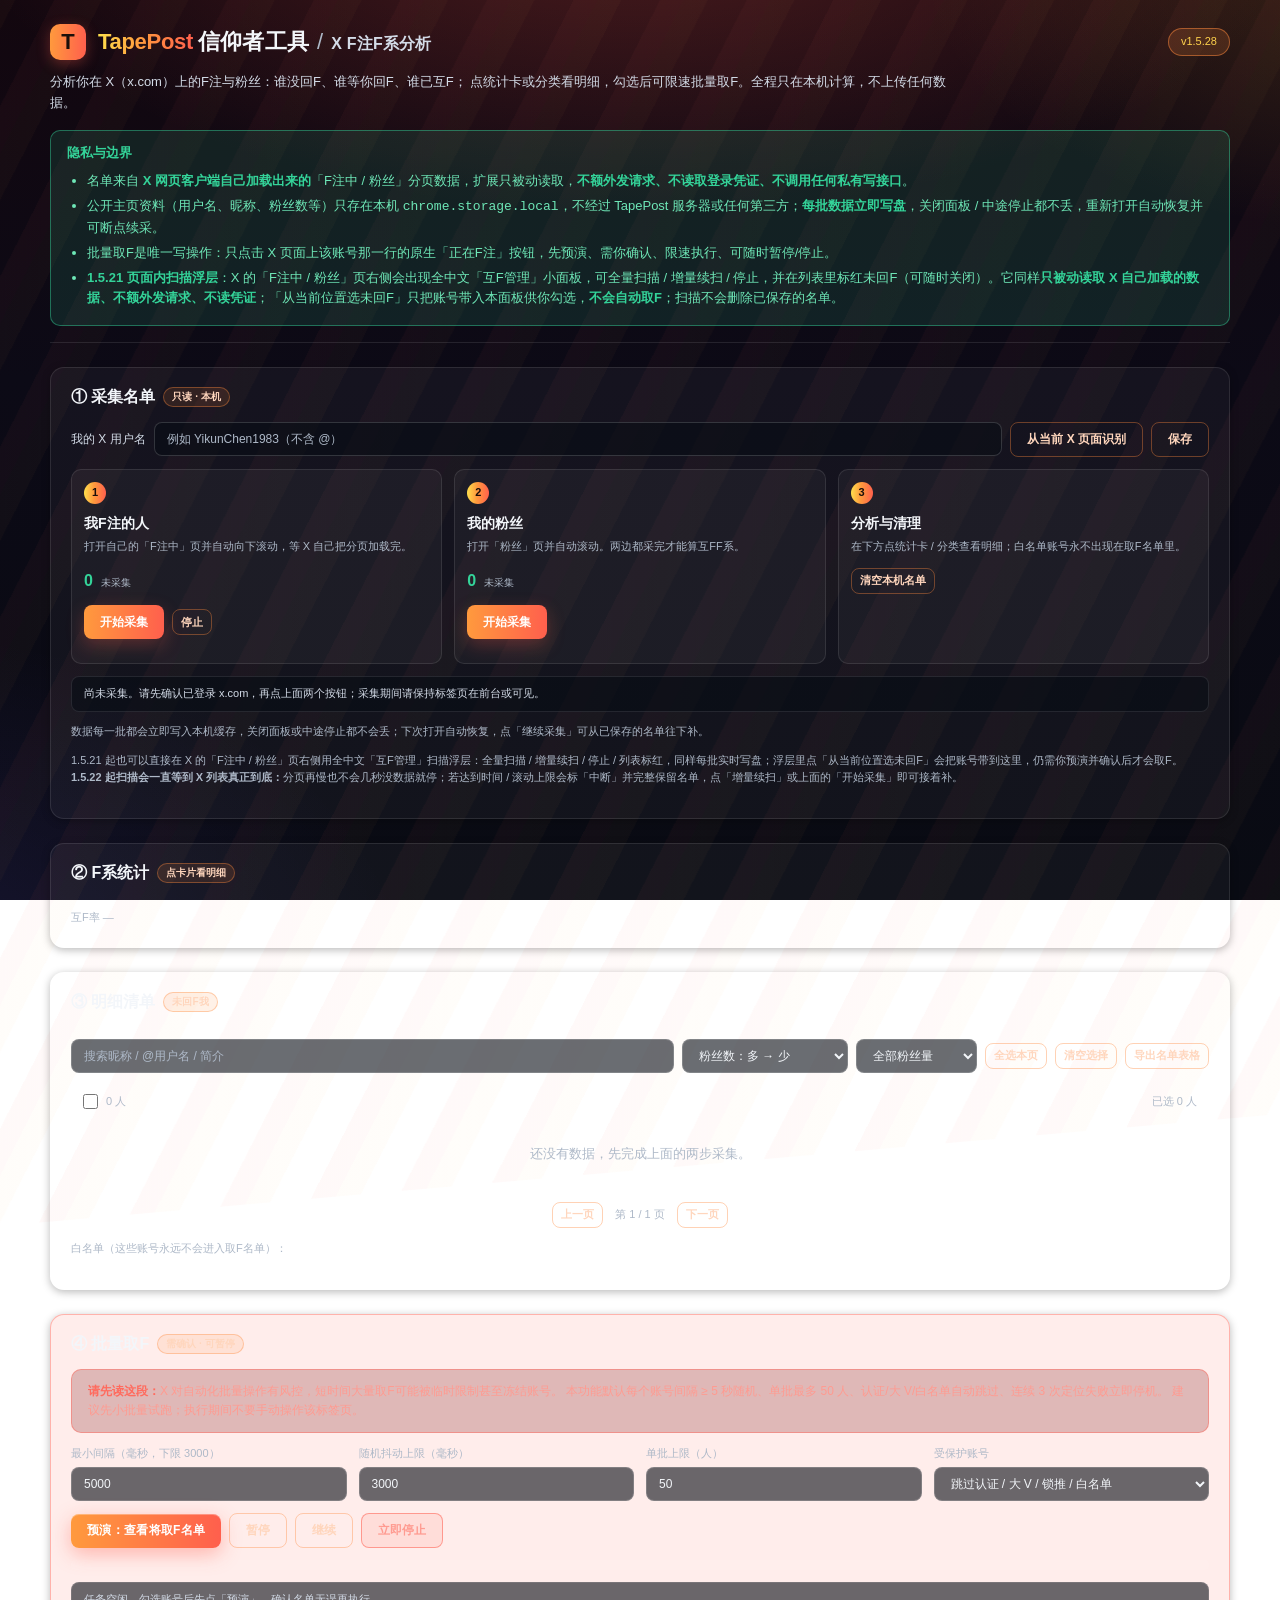
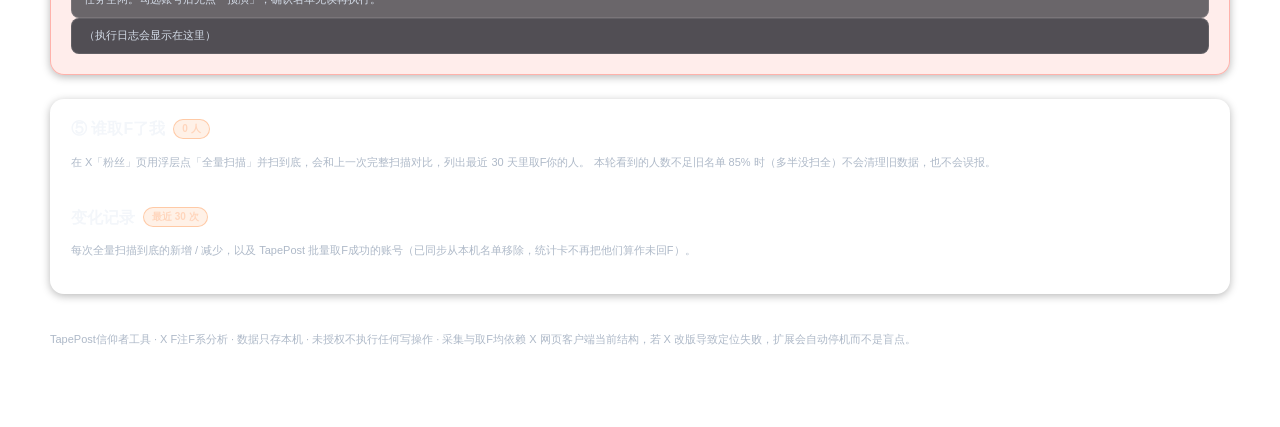
<file: follow.html>
<!DOCTYPE html>
<html lang="zh-CN">
<head>
  <meta charset="utf-8" />
  <title>TapePost信仰者工具 · X F注F系分析</title>
  <style>
    /* ===== TapePost Design System · 1.5.10 / F注分析面板 1.5.26 ===== */
    :root {
      --brand-600:#e8622c; --brand-500:#ff8a3d; --brand-400:#ffb08a; --brand-300:#ffd6bd;
      --grad-brand:linear-gradient(92deg,#ffe14d,#ff9a3d 45%,#ff5f4d);
      --grad-cta:linear-gradient(92deg,#ff9a3d,#ff5f4d);
      --green:#34d399; --green-soft:#6ee7b7; --green-bg:rgba(52,211,153,.12);
      --red:#ff6b5e; --red-soft:#ff9b91; --red-bg:rgba(255,107,94,.12);
      --amber:#ffb08a; --amber-bg:rgba(255,138,61,.12);
      --cyan:#22d3ee; --cyan-bg:rgba(34,211,238,.12);
      --violet:#a78bfa; --link:#7dd3fc;
      --text-1:#f3f6fa; --text-2:#d3dbe7; --text-3:#aeb9c8; --text-onbrand:#1a0f0a;
      --surface-1:rgba(255,255,255,.04); --surface-2:rgba(255,255,255,.07); --surface-3:rgba(255,255,255,.11);
      --border-1:rgba(255,255,255,.10); --border-2:rgba(255,255,255,.16);
      --border-brand:rgba(255,138,61,.38);
      --sp-1:4px; --sp-2:8px; --sp-3:12px; --sp-4:16px; --sp-5:20px; --sp-6:24px; --sp-8:32px;
      --r-xs:6px; --r-sm:8px; --r-md:10px; --r-lg:14px; --r-pill:999px;
      --shadow-1:0 2px 8px rgba(0,0,0,.28); --shadow-2:0 8px 24px rgba(0,0,0,.36);
      --ring:0 0 0 3px rgba(255,138,61,.28);
      --fs-micro:10px; --fs-caption:11px; --fs-form:12px; --fs-body:13px;
      --fs-subhead:14px; --fs-title:16px; --fs-display:22px; --fs-hero:30px;
      --ease:cubic-bezier(.2,.8,.2,1); --dur-fast:120ms; --dur-base:200ms;
    }
    @media (prefers-contrast:more) { :root { --border-1:rgba(255,255,255,.28); --border-2:rgba(255,255,255,.36); --text-3:var(--text-2); } }
    *,*::before,*::after { box-sizing:border-box; }
    html { -webkit-text-size-adjust:100%; }
    body { margin:0; padding:0 var(--sp-5) 80px; min-height:100vh;
      font-family:-apple-system,BlinkMacSystemFont,"PingFang SC","Microsoft YaHei",sans-serif;
      color:var(--text-1); font-size:var(--fs-body); line-height:1.6; position:relative; overflow-x:hidden;
      background:radial-gradient(1100px 520px at 50% -12%,rgba(255,94,77,.26),transparent 62%),
                 radial-gradient(820px 480px at 108% -4%,rgba(255,180,60,.16),transparent 56%),
                 radial-gradient(900px 600px at -10% 110%,rgba(120,90,255,.14),transparent 60%),
                 linear-gradient(180deg,#13070f 0%,#0c0a16 42%,#090b13 100%);
      background-attachment:fixed; }
    body::before { content:""; position:fixed; inset:-30% -15%; z-index:0; pointer-events:none;
      background:repeating-linear-gradient(118deg,rgba(255,94,77,.035) 0 22px,rgba(255,170,60,.028) 22px 44px,transparent 44px 80px);
      transform:skewY(-5deg); animation:track 24s linear infinite; }
    @keyframes track { from { background-position:0 0; } to { background-position:0 640px; } }
    .wrap { max-width:1180px; margin:0 auto; position:relative; z-index:1; }
    ::selection { background:rgba(255,138,61,.35); }
    ::-webkit-scrollbar { width:10px; height:10px; }
    ::-webkit-scrollbar-track { background:transparent; }
    ::-webkit-scrollbar-thumb { background:rgba(255,255,255,.16); background-clip:padding-box;
      border:2px solid transparent; border-radius:var(--r-pill); }
    button,input,select,textarea { font-family:inherit; }
    button,a { transition:background var(--dur-fast) var(--ease),border-color var(--dur-fast) var(--ease),
      box-shadow var(--dur-fast) var(--ease),transform var(--dur-fast) var(--ease); }
    button:active:not(:disabled) { transform:translateY(1px); }
    button:disabled { opacity:.48; cursor:not-allowed; }
    :focus-visible { outline:2px solid var(--brand-400); outline-offset:2px; }
    :where(input,select,textarea):focus-visible { outline:none; border-color:var(--brand-500); box-shadow:var(--ring); }
    a:focus-visible { border-radius:var(--r-xs); }
    input[type=checkbox] { width:15px; height:15px; margin:0; accent-color:var(--brand-500); flex:0 0 auto; }
    @media (prefers-reduced-motion:reduce) {
      *,*::before,*::after { animation-duration:.001ms !important; animation-iteration-count:1 !important;
        transition-duration:.001ms !important; scroll-behavior:auto !important; }
    }

    /* ---------- 头部 ---------- */
    header { padding:var(--sp-6) 0 var(--sp-4); border-bottom:1px solid var(--border-1); }
    .brandline { display:flex; align-items:center; gap:var(--sp-3); flex-wrap:wrap; }
    .logo { width:36px; height:36px; border-radius:var(--r-md); background:var(--grad-cta);
      color:var(--text-onbrand); font-weight:800; font-size:var(--fs-display); display:flex;
      align-items:center; justify-content:center; box-shadow:0 4px 14px rgba(255,94,77,.32); }
    h1 { display:flex; align-items:baseline; gap:0; flex-wrap:wrap; margin:0;
      font-size:var(--fs-display); line-height:1.35; letter-spacing:.2px; font-weight:800; }
    .brand-word { background:var(--grad-brand); -webkit-background-clip:text; background-clip:text;
      color:transparent; font-weight:800; letter-spacing:-.3px; }
    .brand-cn { margin-left:5px; color:var(--text-1); font-weight:700; }
    .h1-sep { margin:0 var(--sp-2); color:var(--text-3); font-weight:400; }
    .h1-page { color:var(--text-2); font-weight:600; font-size:var(--fs-title); }
    .ver { margin-left:auto; font-size:var(--fs-caption); color:#ffd34d; border:1px solid rgba(255,138,61,.5);
      background:rgba(255,138,61,.16); border-radius:var(--r-pill); padding:var(--sp-1) var(--sp-3); white-space:nowrap; }
    .sub { margin:var(--sp-3) 0 0; color:var(--text-2); max-width:900px; }
    .privacy { margin:var(--sp-4) 0 0; padding:var(--sp-3) var(--sp-4); border-radius:var(--r-md);
      background:var(--green-bg); border:1px solid rgba(52,211,153,.45); color:var(--green-soft); }
    .privacy b { color:var(--green); }
    .privacy ul { margin:var(--sp-2) 0 0; padding-left:var(--sp-5); }
    .privacy li { margin:var(--sp-1) 0; }

    /* ---------- 通用卡片 ---------- */
    section { margin-top:var(--sp-6); padding:var(--sp-4) var(--sp-5) var(--sp-5);
      border:1px solid var(--border-1); border-radius:var(--r-lg); background:var(--surface-1); box-shadow:var(--shadow-1); }
    h2 { margin:0 0 var(--sp-3); font-size:var(--fs-title); font-weight:700; display:flex;
      align-items:center; gap:var(--sp-2); flex-wrap:wrap; }
    h2 .badge { font-size:var(--fs-micro); font-weight:700; color:var(--brand-300);
      border:1px solid var(--border-brand); border-radius:var(--r-pill); padding:1px var(--sp-2); background:var(--amber-bg); }
    .hint { color:var(--text-3); font-size:var(--fs-caption); line-height:1.6; }
    #draftHint:empty { display:none; }
    #draftHint { margin-top:var(--sp-2); padding:var(--sp-2) var(--sp-3); border-radius:var(--r-sm); }
    .hint.draft-ok { color:var(--green-soft); background:var(--green-bg);
      border:1px solid rgba(52,211,153,.42); }
    .hint.draft-warn { color:var(--amber); background:var(--amber-bg);
      border:1px solid rgba(255,138,61,.42); }
    .row { display:flex; align-items:center; gap:var(--sp-2); flex-wrap:wrap; margin:var(--sp-3) 0; }
    .grow { flex:1 1 220px; min-width:0; }
    input[type=text],input[type=number],select { font-size:var(--fs-form); padding:var(--sp-2) var(--sp-3);
      color:var(--text-1); background:rgba(8,12,20,.6); border:1px solid var(--border-2);
      border-radius:var(--r-sm); min-height:34px; }
    input[type=text]::placeholder { color:var(--text-3); }
    label.inline { display:flex; align-items:center; gap:var(--sp-2); margin:0;
      font-size:var(--fs-form); color:var(--text-2); cursor:pointer; }
    button { font-size:var(--fs-form); font-weight:700; cursor:pointer; min-height:34px;
      padding:var(--sp-2) var(--sp-4); border-radius:var(--r-sm); border:1px solid var(--border-2);
      background:var(--surface-2); color:var(--text-1); }
    button:hover:not(:disabled) { background:var(--surface-3); border-color:var(--brand-500); }
    button.primary { border:none; background:var(--grad-cta); color:#fff; box-shadow:0 6px 18px rgba(255,94,77,.28); }
    button.primary:hover:not(:disabled) { filter:brightness(1.08); }
    button.ghost { background:transparent; border-color:var(--border-brand); color:var(--brand-300); }
    button.danger { background:var(--red-bg); border-color:rgba(255,107,94,.6); color:var(--red-soft); }
    button.mini { min-height:26px; padding:var(--sp-1) var(--sp-2); font-size:var(--fs-caption); }
    .status { margin-top:var(--sp-3); padding:var(--sp-2) var(--sp-3); border-radius:var(--r-sm);
      background:rgba(8,12,20,.6); border:1px solid var(--border-1); font-size:var(--fs-caption);
      color:var(--text-2); min-height:32px; }
    .status.warn { border-color:rgba(255,138,61,.5); color:var(--amber); background:var(--amber-bg); }
    .status.ok { border-color:rgba(52,211,153,.5); color:var(--green-soft); background:var(--green-bg); }
    .status.err { border-color:rgba(255,107,94,.5); color:var(--red-soft); background:var(--red-bg); }

    /* ---------- 采集 ---------- */
    .steps { display:grid; grid-template-columns:repeat(auto-fit,minmax(240px,1fr)); gap:var(--sp-3); }
    .step { padding:var(--sp-3); border:1px solid var(--border-1); border-radius:var(--r-md); background:var(--surface-1); }
    .step .n { display:inline-flex; width:22px; height:22px; align-items:center; justify-content:center;
      border-radius:50%; background:var(--grad-brand); color:var(--text-onbrand); font-weight:800; font-size:var(--fs-caption); }
    .step h3 { margin:var(--sp-2) 0 var(--sp-1); font-size:var(--fs-subhead); font-weight:700; }
    .step p { margin:0 0 var(--sp-3); font-size:var(--fs-caption); color:var(--text-3); }
    .step .cnt { font-size:var(--fs-title); font-weight:800; color:var(--green); }
    .step .when { font-size:var(--fs-micro); color:var(--text-3); margin-left:var(--sp-2); font-weight:400; }

    /* ---------- 统计卡 ---------- */
    .cards { display:grid; grid-template-columns:repeat(auto-fit,minmax(158px,1fr)); gap:var(--sp-3); }
    .card { text-align:left; padding:var(--sp-3) var(--sp-4); border:1px solid var(--border-1);
      border-radius:var(--r-md); background:var(--surface-1); cursor:pointer; min-height:96px; }
    .card:hover { background:var(--surface-2); border-color:var(--border-brand); }
    .card.active { border-color:var(--brand-500); background:var(--amber-bg); box-shadow:var(--ring); }
    .card .k { font-size:var(--fs-caption); color:var(--text-3); }
    .card .v { font-size:var(--fs-hero); font-weight:800; line-height:1.25; letter-spacing:-.5px; }
    .card .d { font-size:var(--fs-micro); color:var(--text-3); }
    .card.warn .v { color:var(--amber); } .card.ok .v { color:var(--green); }
    .card.info .v { color:var(--cyan); } .card.plain .v { color:var(--text-1); }
    .rate { margin-top:var(--sp-3); font-size:var(--fs-caption); color:var(--text-3); }

    /* ---------- 明细 ---------- */
    .chips { display:flex; gap:var(--sp-2); flex-wrap:wrap; margin-bottom:var(--sp-3); }
    .chip { min-height:28px; padding:var(--sp-1) var(--sp-3); border-radius:var(--r-pill);
      border:1px solid var(--border-2); background:var(--surface-1); color:var(--text-2); font-size:var(--fs-caption); }
    .chip.active { border-color:var(--brand-500); background:var(--amber-bg); color:var(--brand-300); font-weight:700; }
    .toolbar { display:flex; gap:var(--sp-2); flex-wrap:wrap; align-items:center; margin-bottom:var(--sp-3); }
    .toolbar .grow { flex:1 1 180px; }
    .listhead { display:flex; align-items:center; gap:var(--sp-2); padding:var(--sp-2) var(--sp-3);
      font-size:var(--fs-caption); color:var(--text-3); border-bottom:1px solid var(--border-1); }
    .list { max-height:520px; overflow:auto; border:1px solid var(--border-1); border-radius:var(--r-md); }
    .item { display:flex; align-items:flex-start; gap:var(--sp-3); padding:var(--sp-3);
      border-bottom:1px solid var(--border-1); }
    .item:last-child { border-bottom:none; }
    .item:hover { background:var(--surface-1); }
    details.item.hist { display:block; cursor:pointer; }
    details.item.hist summary { color:var(--text-2); }
    details.item.hist .chips { display:flex; flex-wrap:wrap; gap:var(--sp-1); margin-top:var(--sp-1); }
    details.item.hist .chip { text-decoration:none; color:var(--text-2); }
    .item .av { width:38px; height:38px; border-radius:50%; flex:0 0 auto; object-fit:cover;
      background:var(--surface-3); border:1px solid var(--border-1); }
    .item .main { flex:1 1 auto; min-width:0; }
    .item .line1 { display:flex; align-items:center; gap:var(--sp-2); flex-wrap:wrap; }
    .item .nm { font-weight:700; font-size:var(--fs-body); color:var(--text-1); }
    .item .hd { font-size:var(--fs-caption); color:var(--link); text-decoration:none; }
    .item .hd:hover { text-decoration:underline; }
    .item .meta { font-size:var(--fs-caption); color:var(--text-3); margin-top:2px; }
    .item .bio { font-size:var(--fs-caption); color:var(--text-2); margin-top:var(--sp-1);
      overflow:hidden; text-overflow:ellipsis; white-space:nowrap; max-width:640px; }
    .tag { font-size:var(--fs-micro); padding:1px var(--sp-2); border-radius:var(--r-pill);
      border:1px solid var(--border-2); color:var(--text-3); background:var(--surface-1); white-space:nowrap; }
    .tag.verified,.tag.big { color:var(--cyan); border-color:rgba(34,211,238,.45); background:var(--cyan-bg); }
    .tag.empty,.tag.inactive,.tag.lowratio { color:var(--amber); border-color:rgba(255,138,61,.45); background:var(--amber-bg); }
    .tag.protected { color:var(--green); border-color:rgba(52,211,153,.45); background:var(--green-bg); }
    /* 1.5.23：未互F账号的特殊颜色 / 样式 */
    .tag.nb-badge { color:#ffd9d4; border-color:rgba(255,95,86,.62); background:linear-gradient(92deg,rgba(255,95,86,.3),rgba(255,138,61,.2));
      box-shadow:0 0 10px rgba(255,95,86,.25); font-weight:800; }
    .item.item-notback { position:relative; border-left:3px solid var(--red);
      background:linear-gradient(100deg,rgba(255,107,94,.13),rgba(255,138,61,.04) 58%,transparent); }
    .item.item-notback::before { content:""; position:absolute; left:0; top:0; bottom:0; width:3px;
      background:var(--grad-cta); box-shadow:0 0 12px rgba(255,95,86,.6); }
    /* 1.5.23：未互F账号的头像 + 用户名特殊标识（红色描边发光环 + 高亮呼吸），纯 CSS 不改 DOM */
    .item.item-notback .av { border:2px solid #ff5f56 !important;
      box-shadow:0 0 0 2px rgba(255,95,86,.42),0 0 14px rgba(255,95,86,.62) !important;
      animation:tpf-nb-pulse 2.4s ease-in-out infinite; }
    .item.item-notback .nm { color:#ff8f84 !important; text-shadow:0 0 12px rgba(255,95,86,.5) !important;
      text-decoration:underline; text-decoration-color:rgba(255,95,86,.7); text-underline-offset:3px; }
    .item.item-notback .hd { color:#ffb3a4 !important; text-shadow:0 0 8px rgba(255,95,86,.32) !important; }
    @keyframes tpf-nb-pulse {
      0%,100% { box-shadow:0 0 0 2px rgba(255,95,86,.42),0 0 14px rgba(255,95,86,.62) !important; }
      50% { box-shadow:0 0 0 3px rgba(255,95,86,.6),0 0 22px rgba(255,95,86,.9) !important; }
    }
    .item .ops { display:flex; flex-direction:column; gap:var(--sp-1); align-items:flex-end; flex:0 0 auto; }
    /* 1.5.23：行内「🎯 取F」按钮做成特色 CTA（渐变 + 发光 + 悬停抬升） */
    button.btn-unfollow { min-height:28px; padding:var(--sp-1) var(--sp-3); font-size:var(--fs-caption);
      font-weight:800; color:#fff; border:none; border-radius:var(--r-pill); letter-spacing:.3px;
      background:var(--grad-cta); box-shadow:0 3px 12px rgba(255,94,77,.34),inset 0 1px 0 rgba(255,255,255,.28); }
    button.btn-unfollow:hover:not(:disabled) { filter:brightness(1.1); transform:translateY(-1px);
      box-shadow:0 6px 18px rgba(255,94,77,.5),inset 0 1px 0 rgba(255,255,255,.3); }
    button.btn-unfollow:disabled { opacity:.5; }
    .empty-list { padding:var(--sp-6); text-align:center; color:var(--text-3); font-size:var(--fs-body); }
    .pager { display:flex; align-items:center; justify-content:center; gap:var(--sp-3); margin-top:var(--sp-3); }

    /* ---------- 批量取F ---------- */
    section.danger-zone { border-color:rgba(255,107,94,.45); background:var(--red-bg); }
    .warnbox { padding:var(--sp-3) var(--sp-4); border-radius:var(--r-md);
      background:rgba(120,20,20,.24); border:1px solid rgba(255,107,94,.5); color:var(--red-soft); font-size:var(--fs-form); }
    .warnbox b { color:var(--red); }
    .cfg { display:grid; grid-template-columns:repeat(auto-fit,minmax(170px,1fr)); gap:var(--sp-3); margin:var(--sp-3) 0; }
    .cfg label { display:block; font-size:var(--fs-caption); color:var(--text-3); margin-bottom:var(--sp-1); }
    .cfg input,.cfg select { width:100%; }
    .progress { height:10px; border-radius:var(--r-pill); background:var(--surface-2); overflow:hidden; margin:var(--sp-3) 0; }
    .progress > i { display:block; height:100%; width:0; background:var(--grad-cta); transition:width var(--dur-base) var(--ease); }
    .log { max-height:190px; overflow:auto; padding:var(--sp-2) var(--sp-3); border-radius:var(--r-sm);
      background:rgba(8,12,20,.7); border:1px solid var(--border-1);
      font:var(--fs-caption)/1.7 ui-monospace,SFMono-Regular,Menlo,monospace; color:var(--text-2); white-space:pre-wrap; }
    /* 1.5.23：批量取F的两个主按钮做成特色 CTA（保留 id / 文案 / 流程不变） */
    #dryRun, #modalConfirm { position:relative; overflow:hidden; font-weight:800; letter-spacing:.3px;
      box-shadow:0 6px 20px rgba(255,94,77,.4),inset 0 1px 0 rgba(255,255,255,.3); }
    #dryRun::after, #modalConfirm::after { content:""; position:absolute; top:0; left:-60%; width:40%; height:100%;
      background:linear-gradient(100deg,transparent,rgba(255,255,255,.28),transparent); transform:skewX(-20deg);
      transition:left var(--dur-base) var(--ease); }
    #dryRun:hover:not(:disabled)::after, #modalConfirm:hover:not(:disabled)::after { left:120%; }
    #dryRun:hover:not(:disabled), #modalConfirm:hover:not(:disabled) { filter:brightness(1.1); transform:translateY(-1px);
      box-shadow:0 9px 26px rgba(255,94,77,.55),inset 0 1px 0 rgba(255,255,255,.32); }
    .modal { position:fixed; inset:0; z-index:20; display:none; align-items:center; justify-content:center;
      background:rgba(4,6,12,.78); padding:var(--sp-5); }
    .modal.show { display:flex; }
    .dialog { width:min(680px,100%); max-height:82vh; overflow:auto; padding:var(--sp-5);
      border-radius:var(--r-lg); border:1px solid var(--border-2); background:#141726; box-shadow:var(--shadow-2); }
    .dialog h3 { margin:0 0 var(--sp-3); font-size:var(--fs-title); }
    .dialog .warnbox { margin-bottom:var(--sp-3); }
    .dialog pre { max-height:220px; overflow:auto; padding:var(--sp-3); border-radius:var(--r-sm);
      background:rgba(8,12,20,.7); border:1px solid var(--border-1); font-size:var(--fs-caption);
      color:var(--text-2); white-space:pre-wrap; word-break:break-all; }
    .whitelist { display:flex; gap:var(--sp-2); flex-wrap:wrap; margin-top:var(--sp-3); }
    .footer { margin-top:var(--sp-6); padding-top:var(--sp-3); border-top:1px solid var(--border-1);
      font-size:var(--fs-caption); color:var(--text-3); }
  </style>
</head>
<body>
<div class="wrap">
  <header>
    <div class="brandline">
      <div class="logo">T</div>
      <h1><span class="brand-word">TapePost</span><span class="brand-cn">信仰者工具</span>
        <span class="h1-sep">/</span><span class="h1-page">X F注F系分析</span></h1>
      <span class="ver" id="followVer">v1.5.28</span>
    </div>
    <p class="sub">分析你在 X（x.com）上的F注与粉丝：谁没回F、谁等你回F、谁已互F；
      点统计卡或分类看明细，勾选后可限速批量取F。全程只在本机计算，不上传任何数据。</p>
    <div class="privacy">
      <b>隐私与边界</b>
      <ul>
        <li>名单来自 <b>X 网页客户端自己加载出来的</b>「F注中 / 粉丝」分页数据，扩展只被动读取，<b>不额外发请求、不读取登录凭证、不调用任何私有写接口</b>。</li>
        <li>公开主页资料（用户名、昵称、粉丝数等）只存在本机 <code>chrome.storage.local</code>，不经过 TapePost 服务器或任何第三方；<b>每批数据立即写盘</b>，关闭面板 / 中途停止都不丢，重新打开自动恢复并可断点续采。</li>
        <li>批量取F是唯一写操作：只点击 X 页面上该账号那一行的原生「正在F注」按钮，先预演、需你确认、限速执行、可随时暂停/停止。</li>
        <li><b>1.5.21 页面内扫描浮层</b>：X 的「F注中 / 粉丝」页右侧会出现全中文「互F管理」小面板，可全量扫描 / 增量续扫 / 停止，并在列表里标红未回F（可随时关闭）。它同样<b>只被动读取 X 自己加载的数据、不额外发请求、不读凭证</b>；「从当前位置选未回F」只把账号带入本面板供你勾选，<b>不会自动取F</b>；扫描不会删除已保存的名单。</li>
      </ul>
    </div>
  </header>

  <!-- 1. 采集 -->
  <section id="secCapture">
    <h2>① 采集名单 <span class="badge">只读 · 本机</span></h2>
    <div class="row">
      <label class="inline" for="meHandle">我的 X 用户名</label>
      <input type="text" id="meHandle" class="grow" placeholder="例如 YikunChen1983（不含 @）" spellcheck="false" />
      <button id="detectMe" class="ghost">从当前 X 页面识别</button>
      <button id="saveMe" class="ghost">保存</button>
    </div>
    <div class="steps">
      <div class="step">
        <span class="n">1</span>
        <h3>我F注的人</h3>
        <p>打开自己的「F注中」页并自动向下滚动，等 X 自己把分页加载完。</p>
        <div><span class="cnt" id="cntFollowing">0</span><span class="when" id="whenFollowing">未采集</span></div>
        <div class="row"><button id="capFollowing" class="primary">开始采集</button>
          <button id="stopCapture" class="ghost mini">停止</button></div>
      </div>
      <div class="step">
        <span class="n">2</span>
        <h3>我的粉丝</h3>
        <p>打开「粉丝」页并自动滚动。两边都采完才能算互FF系。</p>
        <div><span class="cnt" id="cntFollowers">0</span><span class="when" id="whenFollowers">未采集</span></div>
        <div class="row"><button id="capFollowers" class="primary">开始采集</button></div>
      </div>
      <div class="step">
        <span class="n">3</span>
        <h3>分析与清理</h3>
        <p>在下方点统计卡 / 分类查看明细；白名单账号永不出现在取F名单里。</p>
        <div class="row"><button id="clearData" class="ghost mini">清空本机名单</button></div>
      </div>
    </div>
    <div class="status" id="capStatus">尚未采集。请先确认已登录 x.com，再点上面两个按钮；采集期间请保持标签页在前台或可见。</div>
    <p class="hint" id="saveHint">数据每一批都会立即写入本机缓存，关闭面板或中途停止都不会丢；下次打开自动恢复，点「继续采集」可从已保存的名单往下补。</p>
    <p class="hint" id="draftHint"></p>
    <p class="hint">1.5.21 起也可以直接在 X 的「F注中 / 粉丝」页右侧用全中文「互F管理」扫描浮层：全量扫描 / 增量续扫 / 停止 / 列表标红，同样每批实时写盘；浮层里点「从当前位置选未回F」会把账号带到这里，仍需你预演并确认后才会取F。<b>1.5.22 起扫描会一直等到 X 列表真正到底：</b>分页再慢也不会几秒没数据就停；若达到时间 / 滚动上限会标「中断」并完整保留名单，点「增量续扫」或上面的「开始采集」即可接着补。</p>
  </section>

  <!-- 2. 统计 -->
  <section id="secStats">
    <h2>② F系统计 <span class="badge">点卡片看明细</span></h2>
    <div class="cards" id="cards"></div>
    <div class="rate" id="rateLine">互F率 —</div>
  </section>

  <!-- 3. 明细 -->
  <section id="secList">
    <h2>③ 明细清单 <span class="badge" id="listTitle">未回F我</span></h2>
    <div class="chips" id="chips"></div>
    <div class="toolbar">
      <input type="text" id="search" class="grow" placeholder="搜索昵称 / @用户名 / 简介" spellcheck="false" />
      <select id="sortBy" aria-label="排序">
        <option value="followers">粉丝数：多 → 少</option>
        <option value="followersAsc">粉丝数：少 → 多</option>
        <option value="tweets">推文数：多 → 少</option>
        <option value="inactive">最久没发推</option>
        <option value="handle">按用户名排序（升序）</option>
      </select>
      <select id="band" aria-label="粉丝量区间">
        <option value="">全部粉丝量</option>
        <option value="0-100">100 人以下</option><option value="100-1k">100～1000 人</option>
        <option value="1k-1w">1000～1 万人</option><option value="1w-10w">1 万～10 万人</option>
        <option value="10w+">10 万人以上</option>
      </select>
      <button id="selectAll" class="ghost mini">全选本页</button>
      <button id="selectNone" class="ghost mini">清空选择</button>
      <button id="exportCsv" class="ghost mini">导出名单表格</button>
    </div>
    <div class="listhead">
      <input type="checkbox" id="headCheck" aria-label="全选本页" />
      <span id="listCount">0 人</span>
      <span style="margin-left:auto" id="selectedCount">已选 0 人</span>
    </div>
    <div class="list" id="list"><div class="empty-list">还没有数据，先完成上面的两步采集。</div></div>
    <div class="pager">
      <button id="prevPage" class="ghost mini">上一页</button>
      <span class="hint" id="pageInfo">第 1 / 1 页</span>
      <button id="nextPage" class="ghost mini">下一页</button>
    </div>
    <div class="row">
      <span class="hint">白名单（这些账号永远不会进入取F名单）：</span>
    </div>
    <div class="whitelist" id="whitelist"></div>
  </section>

  <!-- 4. 批量取F -->
  <section id="secUnfollow" class="danger-zone">
    <h2>④ 批量取F <span class="badge">需确认 · 可暂停</span></h2>
    <div class="warnbox">
      <b>请先读这段：</b>X 对自动化批量操作有风控，短时间大量取F可能被临时限制甚至冻结账号。
      本功能默认每个账号间隔 ≥ 5 秒随机、单批最多 50 人、认证/大 V/白名单自动跳过、连续 3 次定位失败立即停机。
      建议先小批量试跑；执行期间不要手动操作该标签页。
    </div>
    <div class="cfg">
      <div><label for="cfgDelay">最小间隔（毫秒，下限 3000）</label>
        <input type="number" id="cfgDelay" min="3000" max="60000" step="500" value="5000" /></div>
      <div><label for="cfgJitter">随机抖动上限（毫秒）</label>
        <input type="number" id="cfgJitter" min="0" max="20000" step="500" value="3000" /></div>
      <div><label for="cfgBatch">单批上限（人）</label>
        <input type="number" id="cfgBatch" min="1" max="50" step="1" value="50" /></div>
      <div><label for="cfgProtect">受保护账号</label>
        <select id="cfgProtect"><option value="1">跳过认证 / 大 V / 锁推 / 白名单</option>
          <option value="0">只跳过白名单与锁推</option></select></div>
    </div>
    <div class="row">
      <button id="dryRun" class="primary">预演：查看将取F名单</button>
      <button id="pauseTask" class="ghost">暂停</button>
      <button id="resumeTask" class="ghost">继续</button>
      <button id="stopTask" class="danger">立即停止</button>
    </div>
    <div class="progress"><i id="progressBar"></i></div>
    <div class="status" id="taskStatus">任务空闲。勾选账号后先点「预演」，确认名单无误再执行。</div>
    <div class="log" id="taskLog">（执行日志会显示在这里）</div>
  </section>

  <!-- 5. 变化记录（1.5.28） -->
  <section id="secHistory">
    <h2>⑤ 谁取F了我 <span class="badge" id="lostBadge">0 人</span></h2>
    <p class="hint">在 X「粉丝」页用浮层点「全量扫描」并扫到底，会和上一次完整扫描对比，列出最近 30 天里取F你的人。
      本轮看到的人数不足旧名单 85% 时（多半没扫全）不会清理旧数据，也不会误报。</p>
    <div class="list" id="lostList"></div>
    <h2 style="margin-top:var(--sp-5)">变化记录 <span class="badge">最近 30 次</span></h2>
    <p class="hint">每次全量扫描到底的新增 / 减少，以及 TapePost 批量取F成功的账号（已同步从本机名单移除，统计卡不再把他们算作未回F）。</p>
    <div class="list" id="histList"></div>
  </section>

  <div class="footer">
    TapePost信仰者工具 · X F注F系分析 · 数据只存本机 · 未授权不执行任何写操作 ·
    采集与取F均依赖 X 网页客户端当前结构，若 X 改版导致定位失败，扩展会自动停机而不是盲点。
  </div>
</div>

<!-- 预演确认层 -->
<div class="modal" id="modal" role="dialog" aria-modal="true" aria-labelledby="modalTitle">
  <div class="dialog">
    <h3 id="modalTitle">批量取F预演</h3>
    <div class="warnbox" id="modalWarn"></div>
    <pre id="modalBody"></pre>
    <div class="row" style="justify-content:flex-end">
      <button id="modalCancel" class="ghost">取消</button>
      <button id="modalConfirm" class="danger">确认执行取F</button>
    </div>
  </div>
</div>

<script src="follow-core.js"></script>
<script src="follow.js"></script>
</body>
</html>
</file>
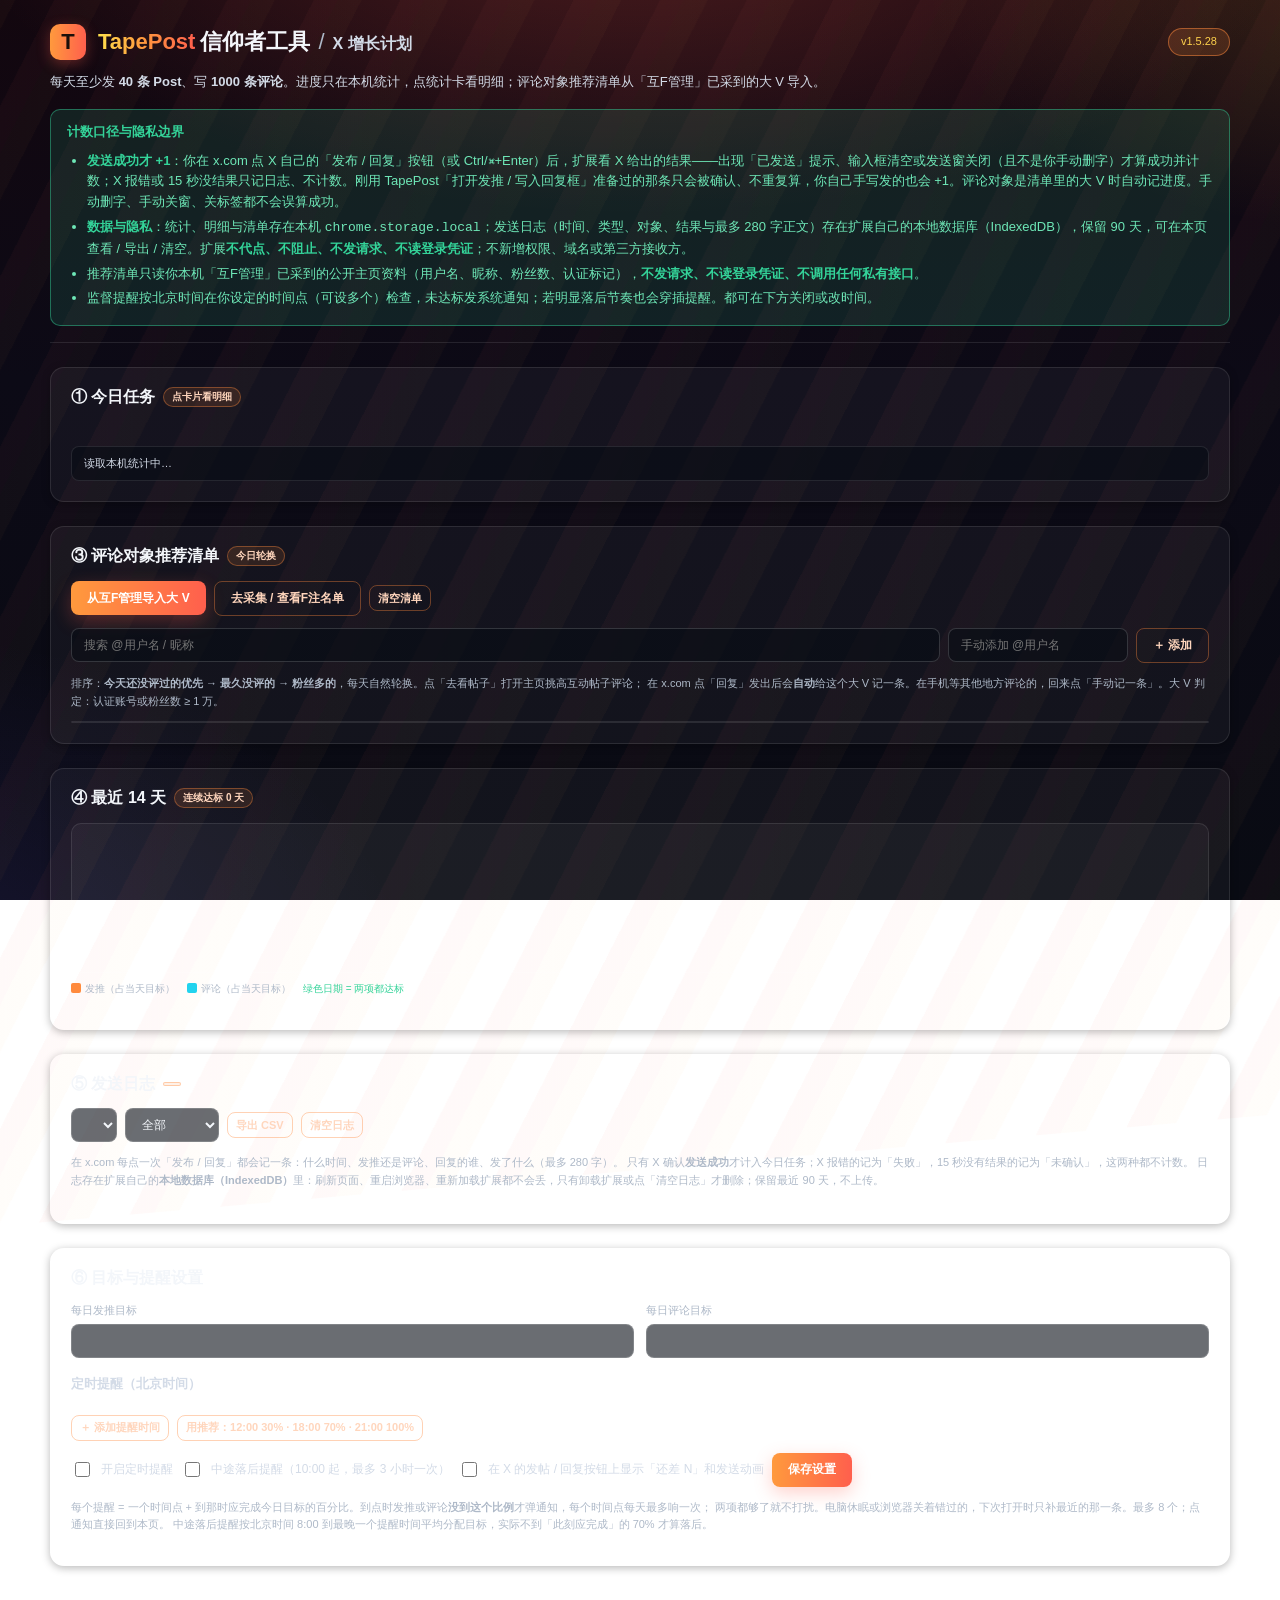
<file: growth.html>
<!DOCTYPE html>
<html lang="zh-CN">
<head>
  <meta charset="utf-8" />
  <title>TapePost信仰者工具 · X 增长计划</title>
  <style>
    /* ===== TapePost Design System · 1.5.10 / X 增长计划 1.5.26 ===== */
    :root {
      --brand-600:#e8622c; --brand-500:#ff8a3d; --brand-400:#ffb08a; --brand-300:#ffd6bd;
      --grad-brand:linear-gradient(92deg,#ffe14d,#ff9a3d 45%,#ff5f4d);
      --grad-cta:linear-gradient(92deg,#ff9a3d,#ff5f4d);
      --green:#34d399; --green-soft:#6ee7b7; --green-bg:rgba(52,211,153,.12);
      --red:#ff6b5e; --red-soft:#ff9b91; --red-bg:rgba(255,107,94,.12);
      --amber:#ffb08a; --amber-bg:rgba(255,138,61,.12);
      --cyan:#22d3ee; --cyan-bg:rgba(34,211,238,.12);
      --violet:#a78bfa; --link:#7dd3fc;
      --text-1:#f3f6fa; --text-2:#d3dbe7; --text-3:#aeb9c8; --text-onbrand:#1a0f0a;
      --surface-1:rgba(255,255,255,.04); --surface-2:rgba(255,255,255,.07); --surface-3:rgba(255,255,255,.11);
      --border-1:rgba(255,255,255,.10); --border-2:rgba(255,255,255,.16);
      --border-brand:rgba(255,138,61,.38);
      --sp-1:4px; --sp-2:8px; --sp-3:12px; --sp-4:16px; --sp-5:20px; --sp-6:24px; --sp-8:32px;
      --r-xs:6px; --r-sm:8px; --r-md:10px; --r-lg:14px; --r-pill:999px;
      --shadow-1:0 2px 8px rgba(0,0,0,.28); --shadow-2:0 8px 24px rgba(0,0,0,.36);
      --ring:0 0 0 3px rgba(255,138,61,.28);
      --fs-micro:10px; --fs-caption:11px; --fs-form:12px; --fs-body:13px;
      --fs-subhead:14px; --fs-title:16px; --fs-display:22px; --fs-hero:30px;
      --ease:cubic-bezier(.2,.8,.2,1); --dur-fast:120ms; --dur-base:200ms;
    }
    @media (prefers-contrast:more) { :root { --border-1:rgba(255,255,255,.28); --border-2:rgba(255,255,255,.36); --text-3:var(--text-2); } }
    *,*::before,*::after { box-sizing:border-box; }
    html { -webkit-text-size-adjust:100%; }
    body { margin:0; padding:0 var(--sp-5) 80px; min-height:100vh;
      font-family:-apple-system,BlinkMacSystemFont,"PingFang SC","Microsoft YaHei",sans-serif;
      color:var(--text-1); font-size:var(--fs-body); line-height:1.6; position:relative; overflow-x:hidden;
      background:radial-gradient(1100px 520px at 50% -12%,rgba(255,94,77,.26),transparent 62%),
                 radial-gradient(820px 480px at 108% -4%,rgba(255,180,60,.16),transparent 56%),
                 radial-gradient(900px 600px at -10% 110%,rgba(120,90,255,.14),transparent 60%),
                 linear-gradient(180deg,#13070f 0%,#0c0a16 42%,#090b13 100%);
      background-attachment:fixed; }
    body::before { content:""; position:fixed; inset:-30% -15%; z-index:0; pointer-events:none;
      background:repeating-linear-gradient(118deg,rgba(255,94,77,.035) 0 22px,rgba(255,170,60,.028) 22px 44px,transparent 44px 80px);
      transform:skewY(-5deg); animation:track 24s linear infinite; }
    @keyframes track { from { background-position:0 0; } to { background-position:0 640px; } }
    .wrap { max-width:1180px; margin:0 auto; position:relative; z-index:1; }
    button,input,select { font-family:inherit; }
    button,a { transition:background var(--dur-fast) var(--ease),border-color var(--dur-fast) var(--ease),
      box-shadow var(--dur-fast) var(--ease),transform var(--dur-fast) var(--ease); }
    button:active:not(:disabled) { transform:translateY(1px); }
    button:disabled { opacity:.48; cursor:not-allowed; }
    :focus-visible { outline:2px solid var(--brand-400); outline-offset:2px; }
    :where(input,select):focus-visible { outline:none; border-color:var(--brand-500); box-shadow:var(--ring); }
    @media (prefers-reduced-motion:reduce) { *,*::before,*::after { animation-duration:.001ms !important;
      animation-iteration-count:1 !important; transition-duration:.001ms !important; } }

    header { padding:var(--sp-6) 0 var(--sp-4); border-bottom:1px solid var(--border-1); }
    .brandline { display:flex; align-items:center; gap:var(--sp-3); flex-wrap:wrap; }
    .logo { width:36px; height:36px; border-radius:var(--r-md); background:var(--grad-cta);
      color:var(--text-onbrand); font-weight:800; font-size:var(--fs-display); display:flex;
      align-items:center; justify-content:center; box-shadow:0 4px 14px rgba(255,94,77,.32); }
    h1 { display:flex; align-items:baseline; gap:0; flex-wrap:wrap; margin:0;
      font-size:var(--fs-display); line-height:1.35; font-weight:800; }
    .brand-word { background:var(--grad-brand); -webkit-background-clip:text; background-clip:text;
      color:transparent; font-weight:800; }
    .brand-cn { margin-left:5px; color:var(--text-1); font-weight:700; }
    .h1-sep { margin:0 var(--sp-2); color:var(--text-3); font-weight:400; }
    .h1-page { color:var(--text-2); font-weight:600; font-size:var(--fs-title); }
    .ver { margin-left:auto; font-size:var(--fs-caption); color:#ffd34d; border:1px solid rgba(255,138,61,.5);
      background:rgba(255,138,61,.16); border-radius:var(--r-pill); padding:var(--sp-1) var(--sp-3); }
    .sub { margin:var(--sp-3) 0 0; color:var(--text-2); max-width:900px; }
    .privacy { margin:var(--sp-4) 0 0; padding:var(--sp-3) var(--sp-4); border-radius:var(--r-md);
      background:var(--green-bg); border:1px solid rgba(52,211,153,.45); color:var(--green-soft); }
    .privacy b { color:var(--green); }
    .privacy ul { margin:var(--sp-2) 0 0; padding-left:var(--sp-5); }
    .privacy li { margin:var(--sp-1) 0; }

    section { margin-top:var(--sp-6); padding:var(--sp-4) var(--sp-5) var(--sp-5);
      border:1px solid var(--border-1); border-radius:var(--r-lg); background:var(--surface-1); box-shadow:var(--shadow-1); }
    h2 { margin:0 0 var(--sp-3); font-size:var(--fs-title); font-weight:700; display:flex;
      align-items:center; gap:var(--sp-2); flex-wrap:wrap; }
    h2 .badge { font-size:var(--fs-micro); font-weight:700; color:var(--brand-300);
      border:1px solid var(--border-brand); border-radius:var(--r-pill); padding:1px var(--sp-2); background:var(--amber-bg); }
    .hint { color:var(--text-3); font-size:var(--fs-caption); }
    .row { display:flex; align-items:center; gap:var(--sp-2); flex-wrap:wrap; margin:var(--sp-3) 0; }
    .grow { flex:1 1 220px; min-width:0; }
    input[type=text],input[type=number],select { font-size:var(--fs-form); padding:var(--sp-2) var(--sp-3);
      color:var(--text-1); background:rgba(8,12,20,.6); border:1px solid var(--border-2);
      border-radius:var(--r-sm); min-height:34px; }
    label.inline { display:flex; align-items:center; gap:var(--sp-2); font-size:var(--fs-form); color:var(--text-2); }
    input[type=checkbox] { width:15px; height:15px; accent-color:var(--brand-500); }
    button { font-size:var(--fs-form); font-weight:700; cursor:pointer; min-height:34px;
      padding:var(--sp-2) var(--sp-4); border-radius:var(--r-sm); border:1px solid var(--border-2);
      background:var(--surface-2); color:var(--text-1); }
    button:hover:not(:disabled) { background:var(--surface-3); border-color:var(--brand-500); }
    button.primary { border:none; background:var(--grad-cta); color:#fff; box-shadow:0 6px 18px rgba(255,94,77,.28); }
    button.ghost { background:transparent; border-color:var(--border-brand); color:var(--brand-300); }
    button.mini { min-height:26px; padding:var(--sp-1) var(--sp-2); font-size:var(--fs-caption); }
    .status { margin-top:var(--sp-3); padding:var(--sp-2) var(--sp-3); border-radius:var(--r-sm);
      background:rgba(8,12,20,.6); border:1px solid var(--border-1); font-size:var(--fs-caption); color:var(--text-2); }

    /* 统计卡：点击切到对应明细视图（复用 follow 面板交互范式） */
    .cards { display:grid; grid-template-columns:repeat(auto-fit,minmax(230px,1fr)); gap:var(--sp-3); }
    .card { text-align:left; padding:var(--sp-4); border:1px solid var(--border-1); border-radius:var(--r-md);
      background:var(--surface-1); cursor:pointer; min-height:132px; }
    .card:hover { background:var(--surface-2); border-color:var(--border-brand); }
    .card.active { border-color:var(--brand-500); background:var(--amber-bg); box-shadow:var(--ring); }
    .card .k { font-size:var(--fs-caption); color:var(--text-3); display:flex; justify-content:space-between; }
    .card .v { font-size:var(--fs-hero); font-weight:800; line-height:1.3; letter-spacing:-.5px; }
    .card .v small { font-size:var(--fs-subhead); color:var(--text-3); font-weight:500; }
    .card .d { font-size:var(--fs-micro); color:var(--text-3); }
    .card.warn .v { color:var(--amber); } .card.ok .v { color:var(--green); }
    .card.info .v { color:var(--cyan); }
    .bar { height:8px; border-radius:var(--r-pill); background:var(--surface-3); overflow:hidden; margin-top:var(--sp-2); }
    .bar > i { display:block; height:100%; background:var(--grad-cta); transition:width var(--dur-base) var(--ease); }
    .bar > i.ok { background:var(--grad-brand); }

    /* 明细 / 推荐清单 */
    .list { max-height:520px; overflow:auto; border:1px solid var(--border-1); border-radius:var(--r-md); }
    .item { display:flex; align-items:flex-start; gap:var(--sp-3); padding:var(--sp-3);
      border-bottom:1px solid var(--border-1); }
    .item:last-child { border-bottom:none; }
    .item:hover { background:var(--surface-1); }
    .item .main { flex:1 1 auto; min-width:0; }
    .item .line1 { display:flex; align-items:center; gap:var(--sp-2); flex-wrap:wrap; }
    .item .nm { font-weight:700; }
    .item .hd { font-size:var(--fs-caption); color:var(--link); text-decoration:none; }
    .item .hd:hover { text-decoration:underline; }
    .item .meta { font-size:var(--fs-caption); color:var(--text-3); margin-top:2px; }
    .tag { font-size:var(--fs-micro); padding:1px var(--sp-2); border-radius:var(--r-pill);
      border:1px solid var(--border-2); color:var(--text-3); background:var(--surface-1); }
    .tag.big { color:var(--cyan); border-color:rgba(34,211,238,.45); background:var(--cyan-bg); }
    .tag.done { color:var(--green); border-color:rgba(52,211,153,.45); background:var(--green-bg); }
    .item .ops { display:flex; gap:var(--sp-1); flex-wrap:wrap; justify-content:flex-end; flex:0 0 auto; }
    button.btn-go { min-height:28px; padding:var(--sp-1) var(--sp-3); font-size:var(--fs-caption);
      font-weight:800; color:#fff; border:none; border-radius:var(--r-pill); background:var(--grad-cta); }
    button.btn-go:hover:not(:disabled) { filter:brightness(1.1); transform:translateY(-1px); }
    .empty-list { padding:var(--sp-6); text-align:center; color:var(--text-3); }
    .cfg { display:grid; grid-template-columns:repeat(auto-fit,minmax(160px,1fr)); gap:var(--sp-3); margin:var(--sp-3) 0; }
    .cfg label { display:block; font-size:var(--fs-caption); color:var(--text-3); margin-bottom:var(--sp-1); }
    .cfg input,.cfg select { width:100%; }
    .hist { display:grid; grid-template-columns:repeat(auto-fit,minmax(150px,1fr)); gap:var(--sp-2); }
    .hist .hday { padding:var(--sp-2) var(--sp-3); border:1px solid var(--border-1); border-radius:var(--r-sm);
      background:var(--surface-1); font-size:var(--fs-caption); color:var(--text-2); }
    .hist .hday b { color:var(--text-1); font-size:var(--fs-body); }

    /* 1.5.28：节奏 / 连续达标 / 14 天柱状图 / 清单工具条 */
    .pace { display:flex; gap:var(--sp-2); flex-wrap:wrap; margin-top:var(--sp-3); }
    .pill { font-size:var(--fs-caption); padding:var(--sp-1) var(--sp-3); border-radius:var(--r-pill);
      border:1px solid var(--border-2); background:var(--surface-1); color:var(--text-2); }
    .pill.bad { color:var(--red-soft); border-color:rgba(255,107,94,.45); background:var(--red-bg); }
    .pill.good { color:var(--green-soft); border-color:rgba(52,211,153,.45); background:var(--green-bg); }
    .pill.fire { color:#ffd34d; border-color:rgba(255,138,61,.5); background:rgba(255,138,61,.16); font-weight:700; }
    .card .sent { font-size:var(--fs-micro); color:var(--text-2); margin-top:2px; }
    .chart { display:grid; grid-template-columns:repeat(14,1fr); gap:6px; align-items:end; height:150px;
      padding:var(--sp-3) var(--sp-2) 0; border:1px solid var(--border-1); border-radius:var(--r-md); background:var(--surface-1); }
    .chart .col { display:flex; flex-direction:column; align-items:center; gap:3px; height:100%; justify-content:flex-end; min-width:0; }
    .chart .bars { display:flex; gap:2px; align-items:flex-end; height:100px; width:100%; justify-content:center; }
    .chart .bars i { display:block; width:42%; max-width:14px; border-radius:3px 3px 0 0; min-height:2px; }
    .chart .bars i.p { background:var(--brand-500); } .chart .bars i.c { background:var(--cyan); }
    .chart .lb { font-size:var(--fs-micro); color:var(--text-3); white-space:nowrap; }
    .chart .lb.met { color:var(--green); font-weight:700; }
    .legend { display:flex; gap:var(--sp-3); flex-wrap:wrap; font-size:var(--fs-micro); color:var(--text-3); margin-top:var(--sp-2); }
    .legend i { display:inline-block; width:10px; height:10px; border-radius:2px; margin-right:4px; vertical-align:-1px; }
    .tag.today { color:var(--amber); border-color:rgba(255,138,61,.45); background:var(--amber-bg); }
    .tag.src-assist { color:var(--text-3); } .tag.src-sent { color:var(--green); border-color:rgba(52,211,153,.45); }
    .tag.src-send { color:var(--cyan); border-color:rgba(34,211,238,.45); } .tag.src-mark { color:var(--violet); }
    .tag.log-ok { color:var(--green); border-color:rgba(52,211,153,.45); }
    .tag.log-fail { color:var(--red-soft); border-color:rgba(255,107,94,.45); background:var(--red-bg); }
    .tag.log-unknown { color:var(--text-3); }
    h3.sub { font-size:var(--fs-body); margin:var(--sp-4) 0 var(--sp-2); display:flex; gap:var(--sp-3); align-items:baseline; flex-wrap:wrap; }
    .rem-list { display:flex; flex-direction:column; gap:var(--sp-2); }
    .rem-row { display:flex; align-items:center; gap:var(--sp-2); flex-wrap:wrap; }
    .rem-row input[type=time] { width:120px; } .rem-row input[type=number] { width:80px; }
    .rem-row .fired { font-size:var(--fs-caption); color:var(--text-3); }
    .item .txt { margin-top:4px; font-size:var(--fs-caption); color:var(--text-2); white-space:pre-wrap; word-break:break-word; }
    button.danger-mini { min-height:26px; padding:var(--sp-1) var(--sp-2); font-size:var(--fs-caption);
      background:transparent; border-color:rgba(255,107,94,.4); color:var(--red-soft); }
  </style>
</head>
<body>
<div class="wrap">
  <header>
    <div class="brandline">
      <div class="logo">T</div>
      <h1><span class="brand-word">TapePost</span><span class="brand-cn">信仰者工具</span>
        <span class="h1-sep">/</span><span class="h1-page">X 增长计划</span></h1>
      <span class="ver" id="growthVer">v1.5.26</span>
    </div>
    <p class="sub">每天至少发 <b>40 条 Post</b>、写 <b>1000 条评论</b>。进度只在本机统计，点统计卡看明细；评论对象推荐清单从「互F管理」已采到的大 V 导入。</p>
    <div class="privacy">
      <b>计数口径与隐私边界</b>
      <ul>
        <li><b>发送成功才 +1</b>：你在 x.com 点 X 自己的「发布 / 回复」按钮（或 Ctrl/⌘+Enter）后，扩展看 X 给出的结果——出现「已发送」提示、输入框清空或发送窗关闭（且不是你手动删字）才算成功并计数；X 报错或 15 秒没结果只记日志、不计数。刚用 TapePost「打开发推 / 写入回复框」准备过的那条只会被确认、不重复算，你自己手写发的也会 +1。评论对象是清单里的大 V 时自动记进度。手动删字、手动关窗、关标签都不会误算成功。</li>
        <li><b>数据与隐私</b>：统计、明细与清单存在本机 <code>chrome.storage.local</code>；发送日志（时间、类型、对象、结果与最多 280 字正文）存在扩展自己的本地数据库（IndexedDB），保留 90 天，可在本页查看 / 导出 / 清空。扩展<b>不代点、不阻止、不发请求、不读登录凭证</b>；不新增权限、域名或第三方接收方。</li>
        <li>推荐清单只读你本机「互F管理」已采到的公开主页资料（用户名、昵称、粉丝数、认证标记），<b>不发请求、不读登录凭证、不调用任何私有接口</b>。</li>
        <li>监督提醒按北京时间在你设定的时间点（可设多个）检查，未达标发系统通知；若明显落后节奏也会穿插提醒。都可在下方关闭或改时间。</li>
      </ul>
    </div>
  </header>

  <section id="secStats">
    <h2>① 今日任务 <span class="badge">点卡片看明细</span></h2>
    <div class="cards" id="cards"></div>
    <div class="pace" id="paceLine"></div>
    <div class="status" id="statusLine">读取本机统计中…</div>
  </section>

  <section id="secDetail" hidden>
    <h2>② <span id="detailTitle">明细</span> <span class="badge" id="detailBadge"></span></h2>
    <p class="hint" id="detailHint"></p>
    <div class="list" id="detailList"></div>
  </section>

  <section id="secTargets">
    <h2>③ 评论对象推荐清单 <span class="badge" id="targetBadge">今日轮换</span></h2>
    <div class="row">
      <button id="importBigV" class="primary">从互F管理导入大 V</button>
      <button id="openFollow" class="ghost">去采集 / 查看F注名单</button>
      <button id="clearTargets" class="ghost mini">清空清单</button>
    </div>
    <div class="row">
      <input type="text" id="targetSearch" class="grow" placeholder="搜索 @用户名 / 昵称" />
      <input type="text" id="addHandle" placeholder="手动添加 @用户名" style="width:180px" />
      <button id="addTarget" class="ghost">＋ 添加</button>
    </div>
    <p class="hint">排序：<b>今天还没评过的优先 → 最久没评的 → 粉丝多的</b>，每天自然轮换。点「去看帖子」打开主页挑高互动帖子评论；
      在 x.com 点「回复」发出后会<b>自动</b>给这个大 V 记一条。在手机等其他地方评论的，回来点「手动记一条」。大 V 判定：认证账号或粉丝数 ≥ 1 万。</p>
    <div class="list" id="targetList"></div>
  </section>

  <section id="secHistory">
    <h2>④ 最近 14 天 <span class="badge" id="streakBadge">连续达标 0 天</span></h2>
    <div class="chart" id="histChart"></div>
    <div class="legend"><span><i style="background:var(--brand-500)"></i>发推（占当天目标）</span>
      <span><i style="background:var(--cyan)"></i>评论（占当天目标）</span><span style="color:var(--green)">绿色日期 = 两项都达标</span></div>
    <div class="hist" id="histList" style="margin-top:var(--sp-3)"></div>
  </section>

  <section id="secLog">
    <h2>⑤ 发送日志 <span class="badge" id="logBadge"></span></h2>
    <div class="row">
      <select id="logDay" aria-label="选择日期"></select>
      <select id="logFilter" aria-label="筛选">
        <option value="">全部</option><option value="ok">发送成功</option>
        <option value="fail">发送失败</option><option value="unknown">未确认</option>
        <option value="post">只看发推</option><option value="comment">只看评论</option>
      </select>
      <button id="logExport" class="ghost mini">导出 CSV</button>
      <button id="logClear" class="ghost mini">清空日志</button>
      <span class="hint" id="logStore"></span>
    </div>
    <p class="hint">在 x.com 每点一次「发布 / 回复」都会记一条：什么时间、发推还是评论、回复的谁、发了什么（最多 280 字）。
      只有 X 确认<b>发送成功</b>才计入今日任务；X 报错的记为「失败」，15 秒没有结果的记为「未确认」，这两种都不计数。
      日志存在扩展自己的<b>本地数据库（IndexedDB）</b>里：刷新页面、重启浏览器、重新加载扩展都不会丢，只有卸载扩展或点「清空日志」才删除；保留最近 90 天，不上传。</p>
    <div class="list" id="logList"></div>
  </section>

  <section id="secConfig">
    <h2>⑥ 目标与提醒设置</h2>
    <div class="cfg">
      <div><label for="cfgPostGoal">每日发推目标</label><input type="number" id="cfgPostGoal" min="1" max="10000" /></div>
      <div><label for="cfgCommentGoal">每日评论目标</label><input type="number" id="cfgCommentGoal" min="1" max="100000" /></div>
    </div>
    <h3 class="sub">定时提醒（北京时间）<span class="hint" id="nextReminder"></span></h3>
    <div class="rem-list" id="remList"></div>
    <div class="row">
      <button id="remAdd" class="ghost mini">＋ 添加提醒时间</button>
      <button id="remPreset" class="ghost mini">用推荐：12:00 30% · 18:00 70% · 21:00 100%</button>
    </div>
    <div class="row">
      <label class="inline"><input type="checkbox" id="cfgReminder" /> 开启定时提醒</label>
      <label class="inline"><input type="checkbox" id="cfgPace" /> 中途落后提醒（10:00 起，最多 3 小时一次）</label>
      <label class="inline"><input type="checkbox" id="cfgXHints" /> 在 X 的发帖 / 回复按钮上显示「还差 N」和发送动画</label>
      <button id="saveConfig" class="primary">保存设置</button>
    </div>
    <p class="hint">每个提醒 = 一个时间点 + 到那时应完成今日目标的百分比。到点时发推或评论<b>没到这个比例</b>才弹通知，每个时间点每天最多响一次；
      两项都够了就不打扰。电脑休眠或浏览器关着错过的，下次打开时只补最近的那一条。最多 8 个；点通知直接回到本页。
      中途落后提醒按北京时间 8:00 到最晚一个提醒时间平均分配目标，实际不到「此刻应完成」的 70% 才算落后。</p>
  </section>
</div>
<script src="growth-core.js"></script>
<script src="growth.js"></script>
</body>
</html>
</file>
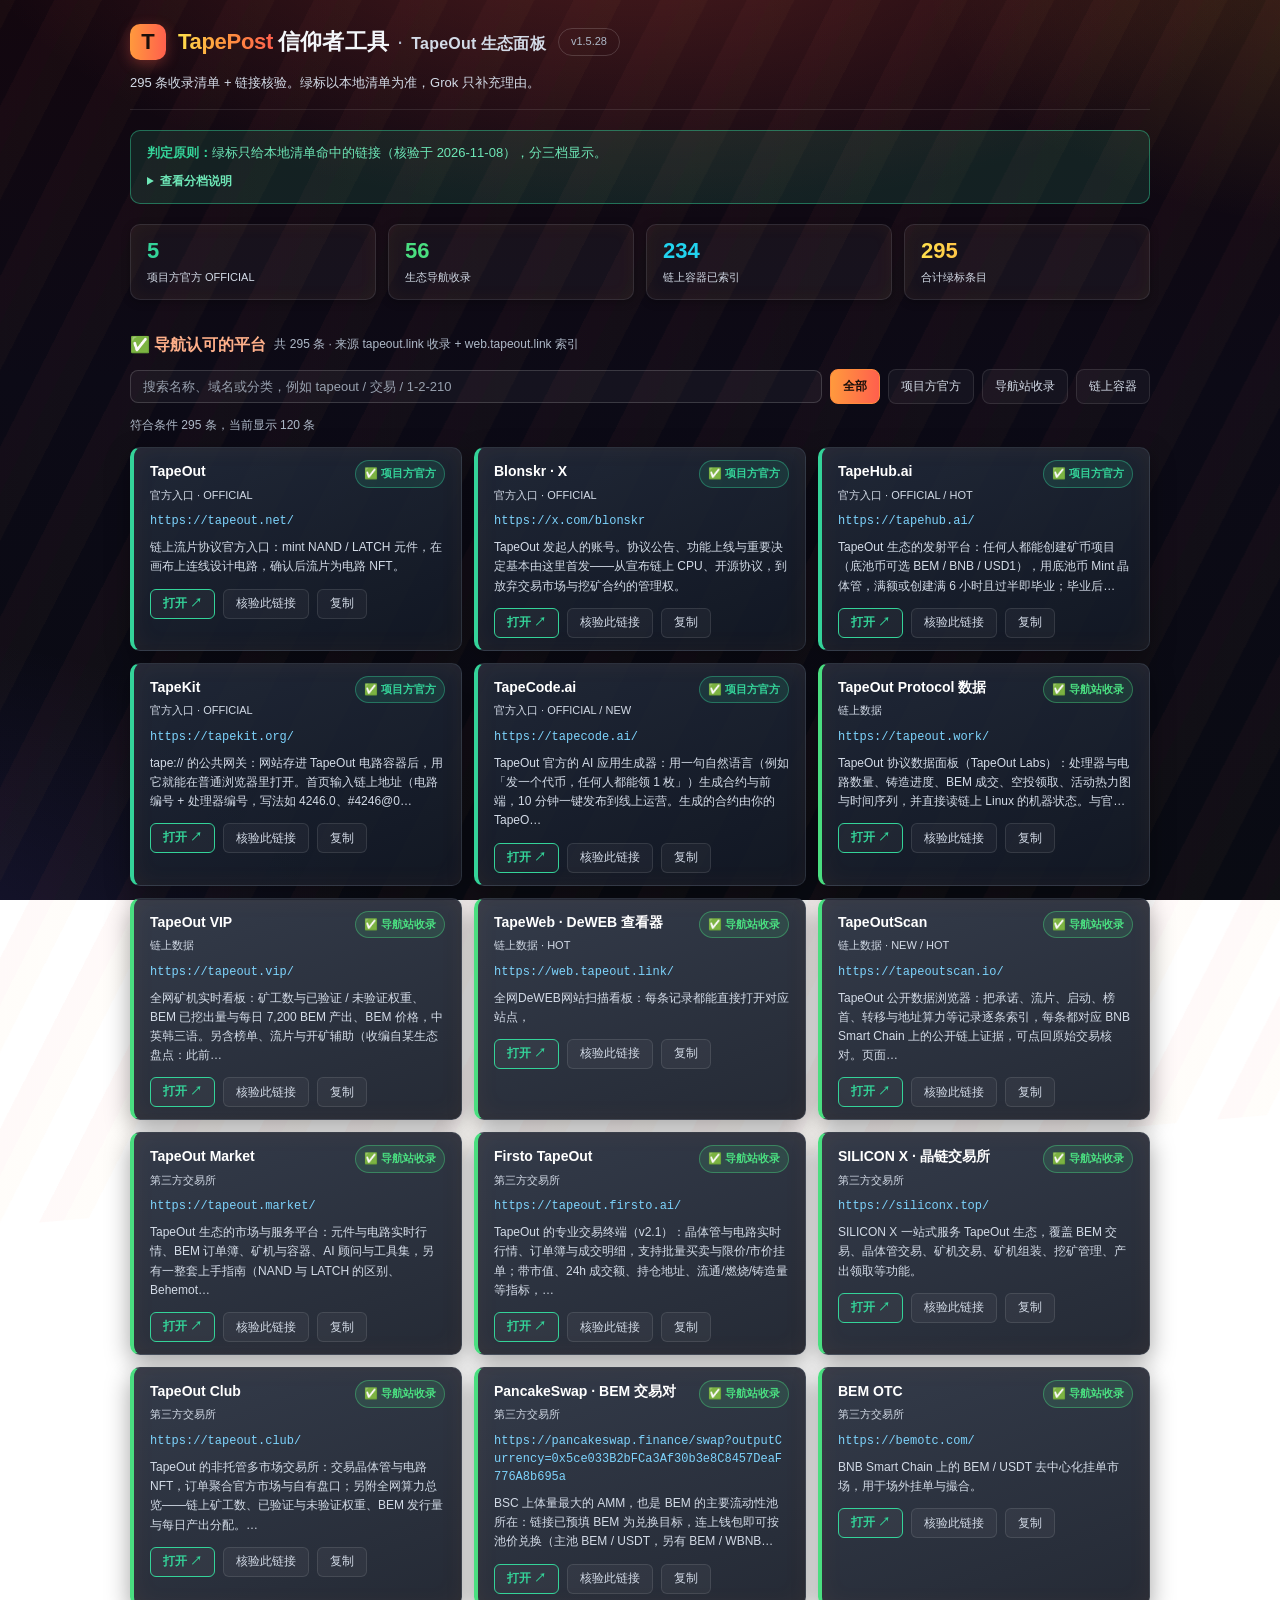
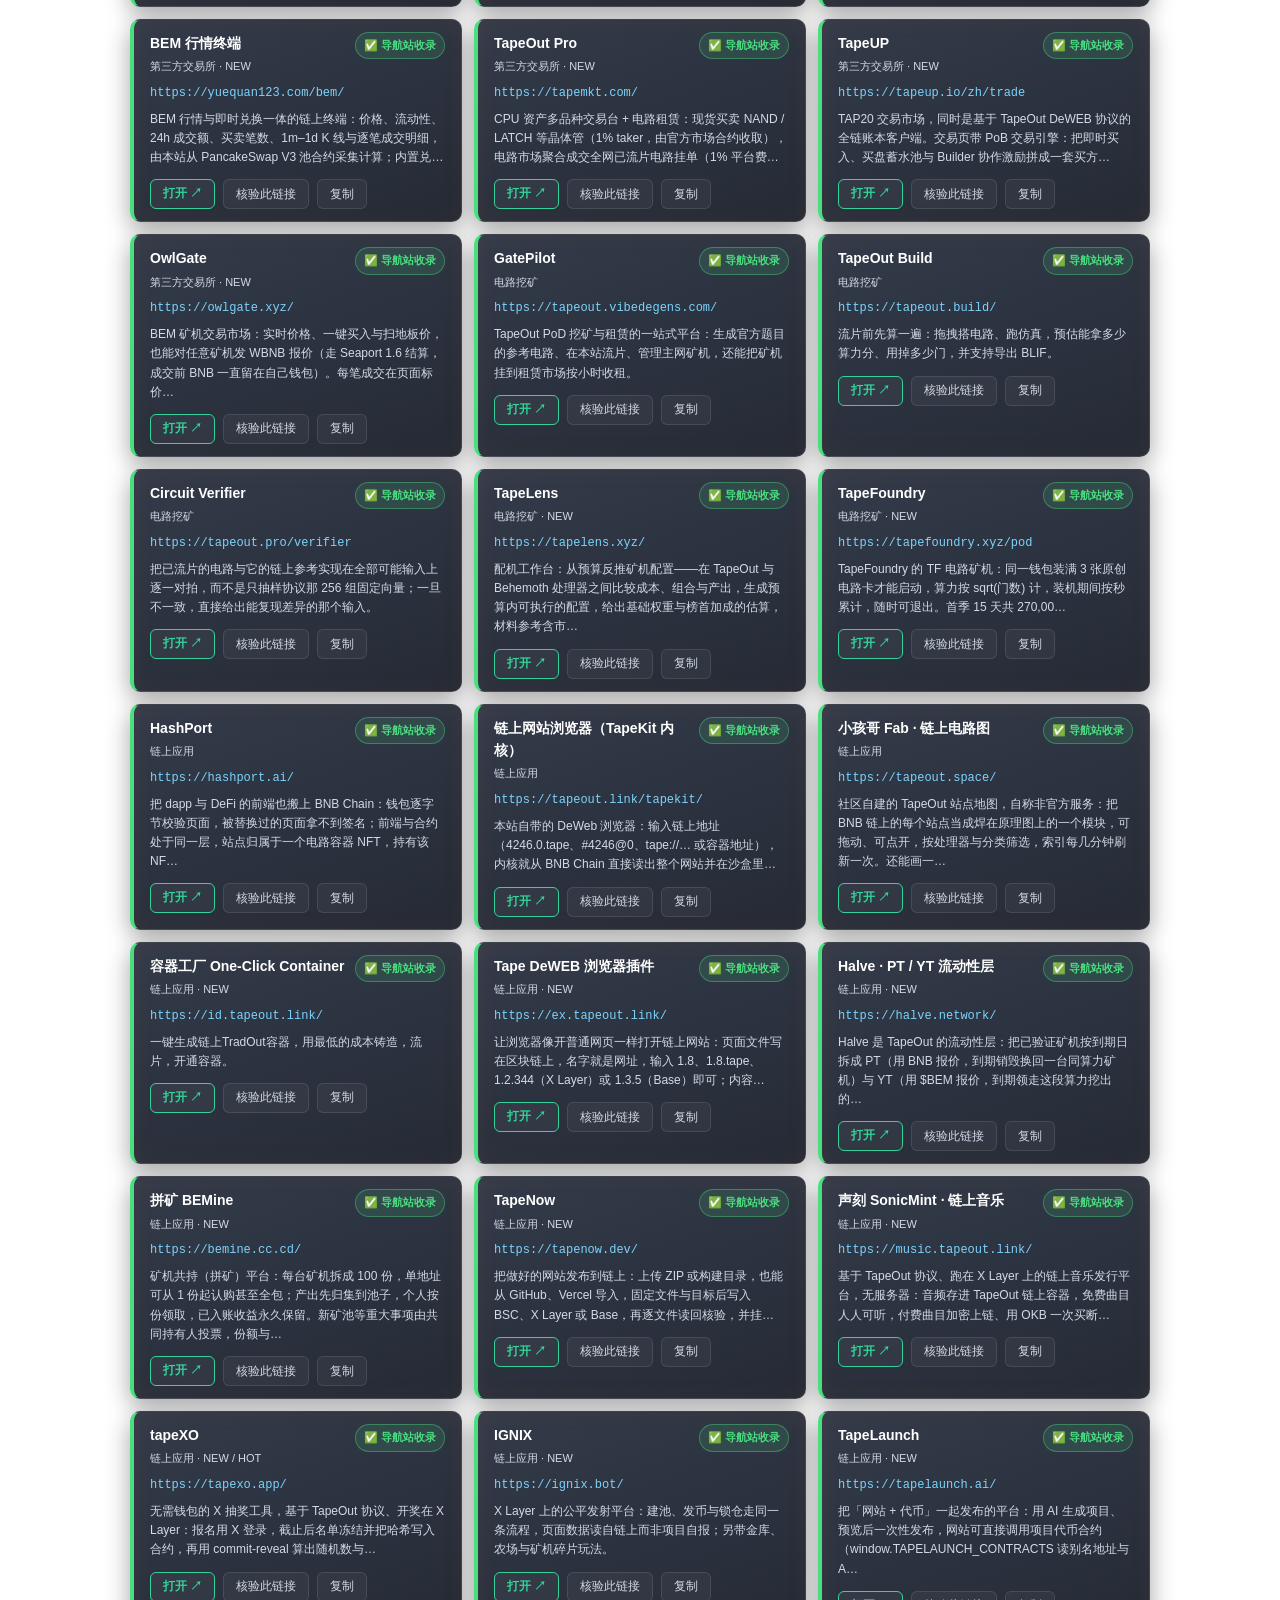
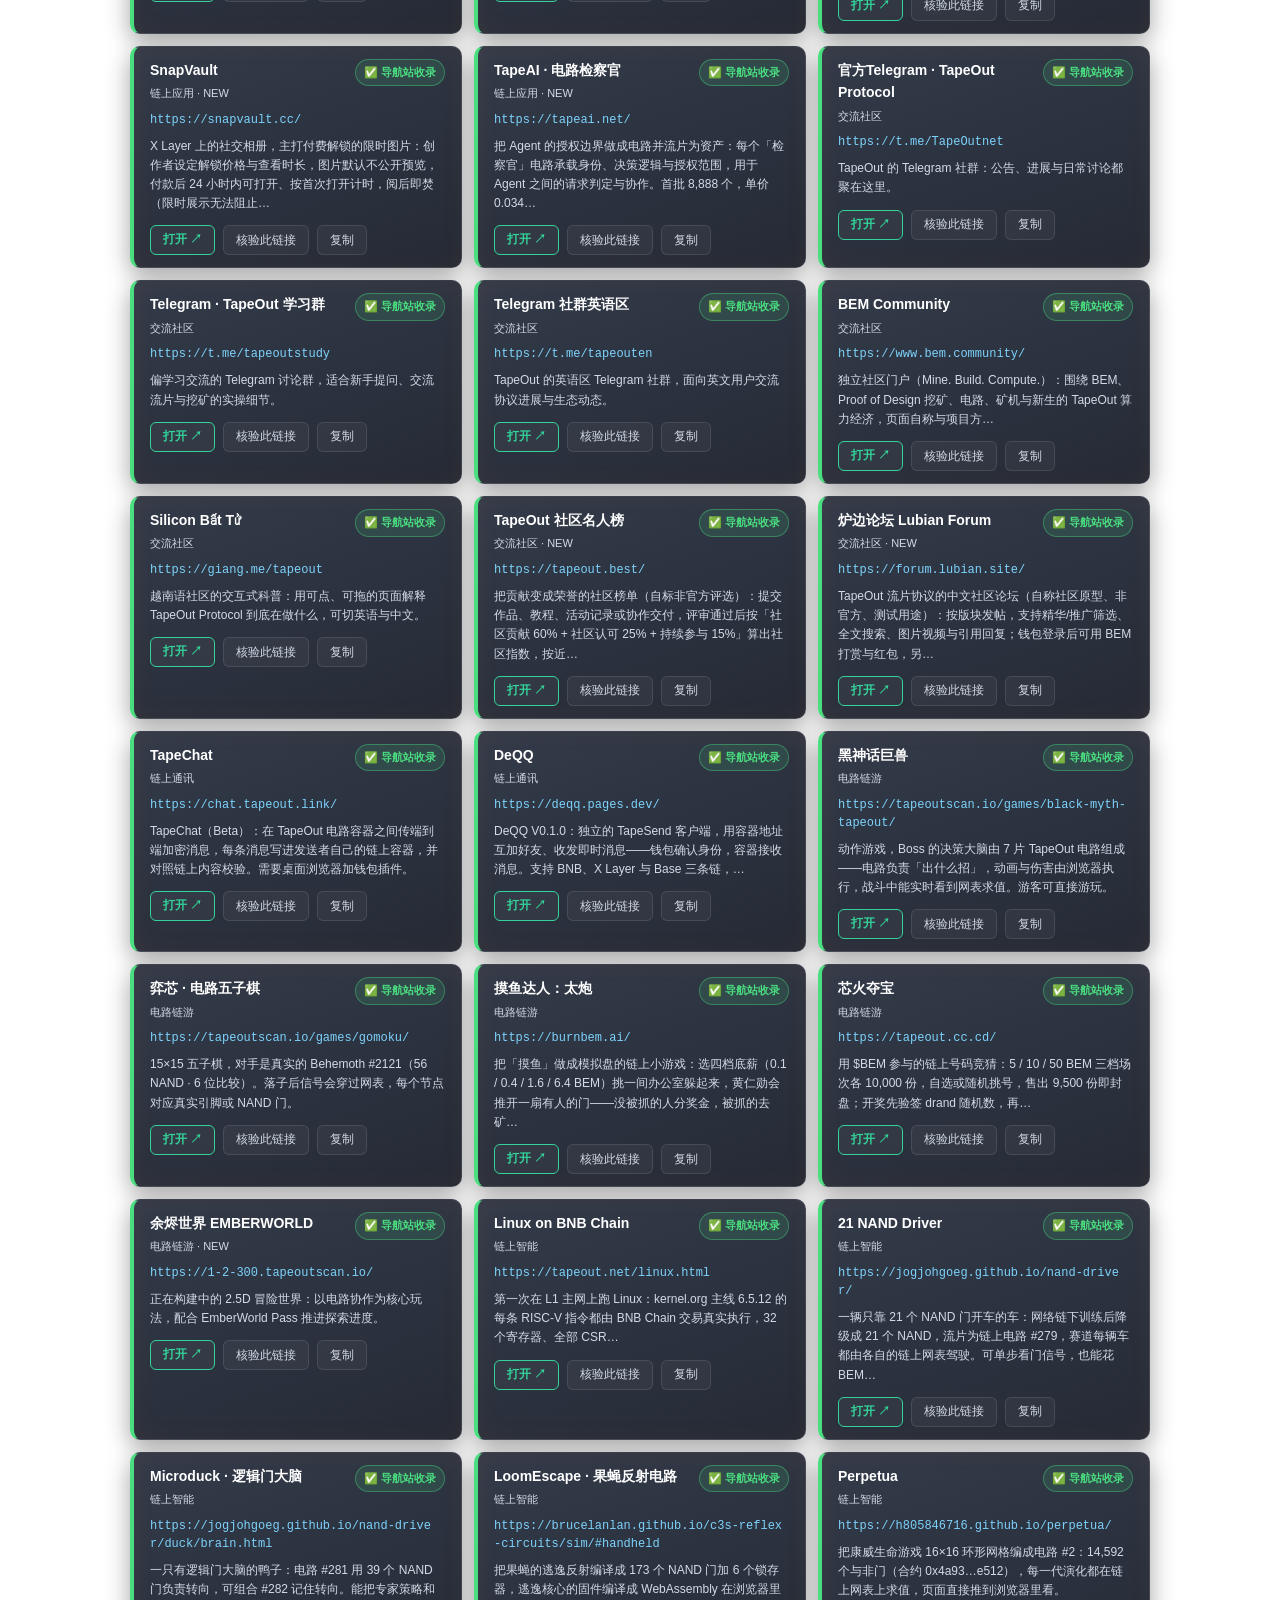
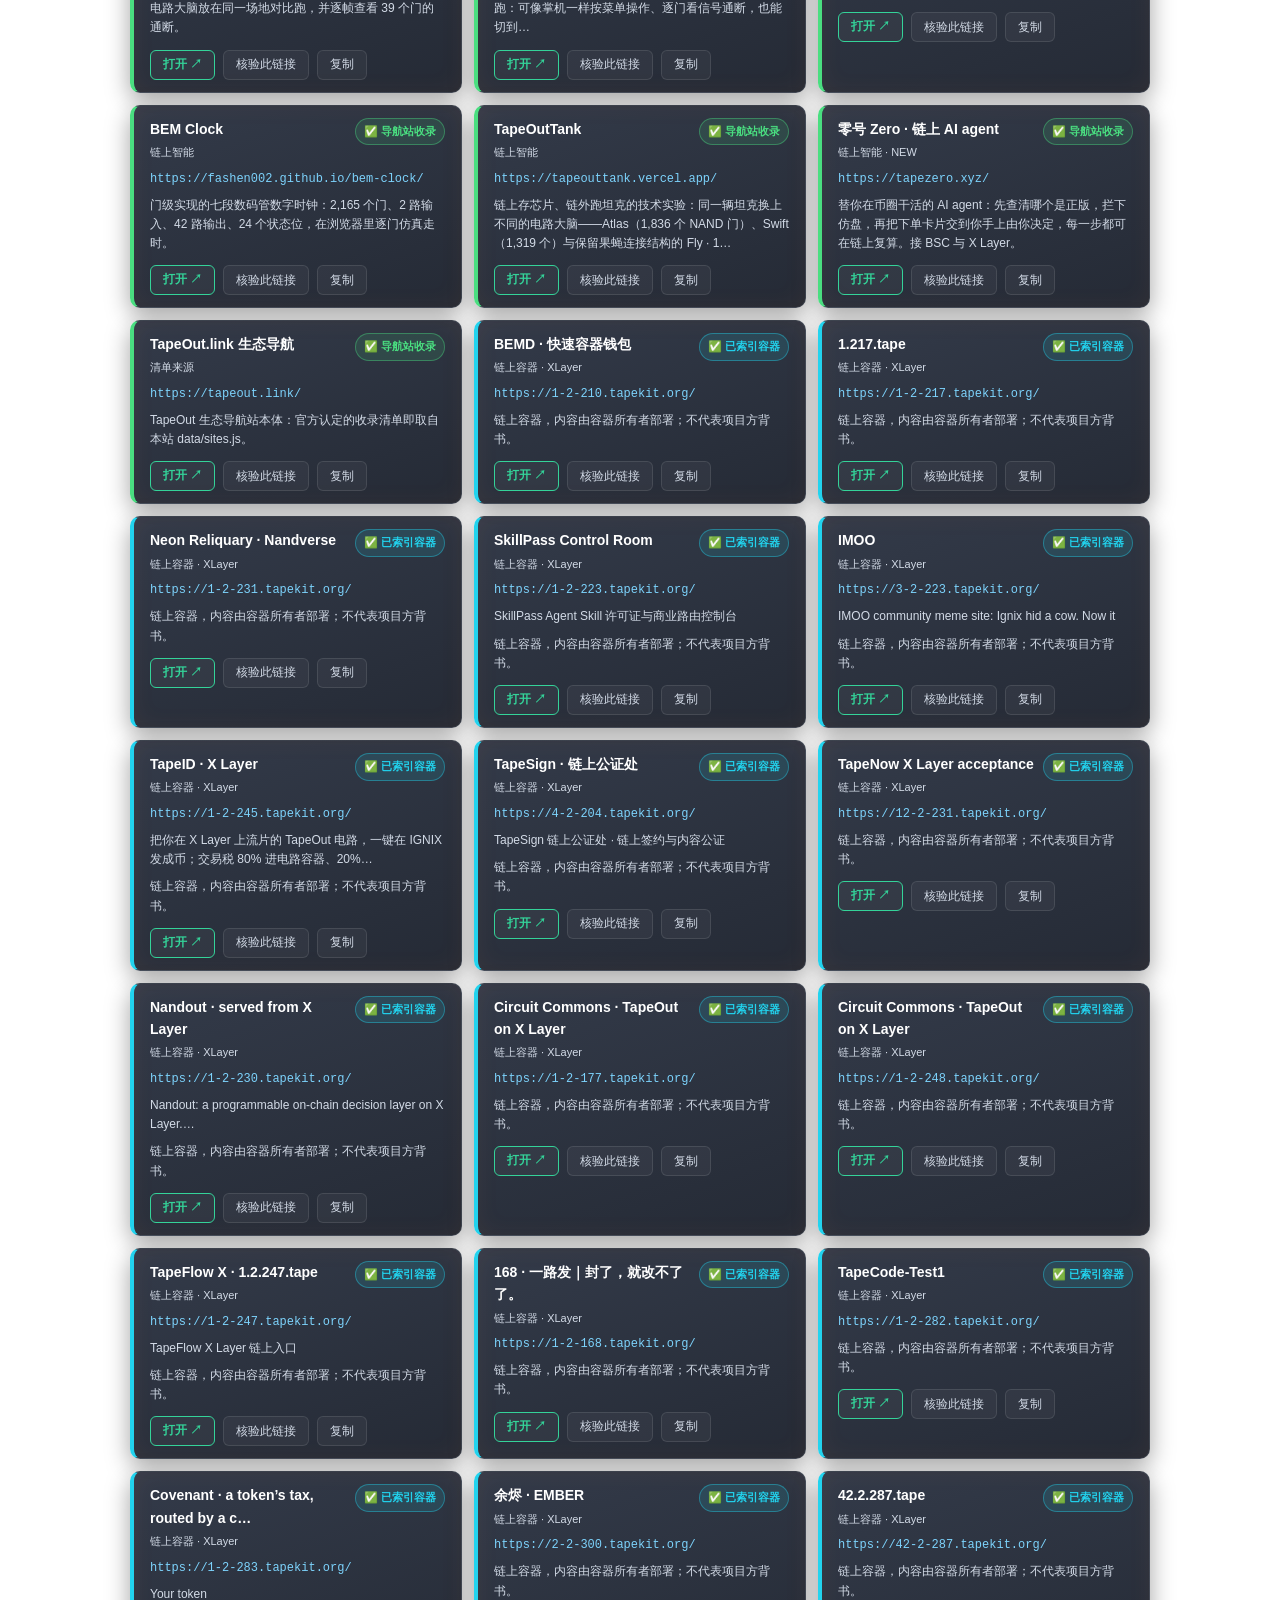
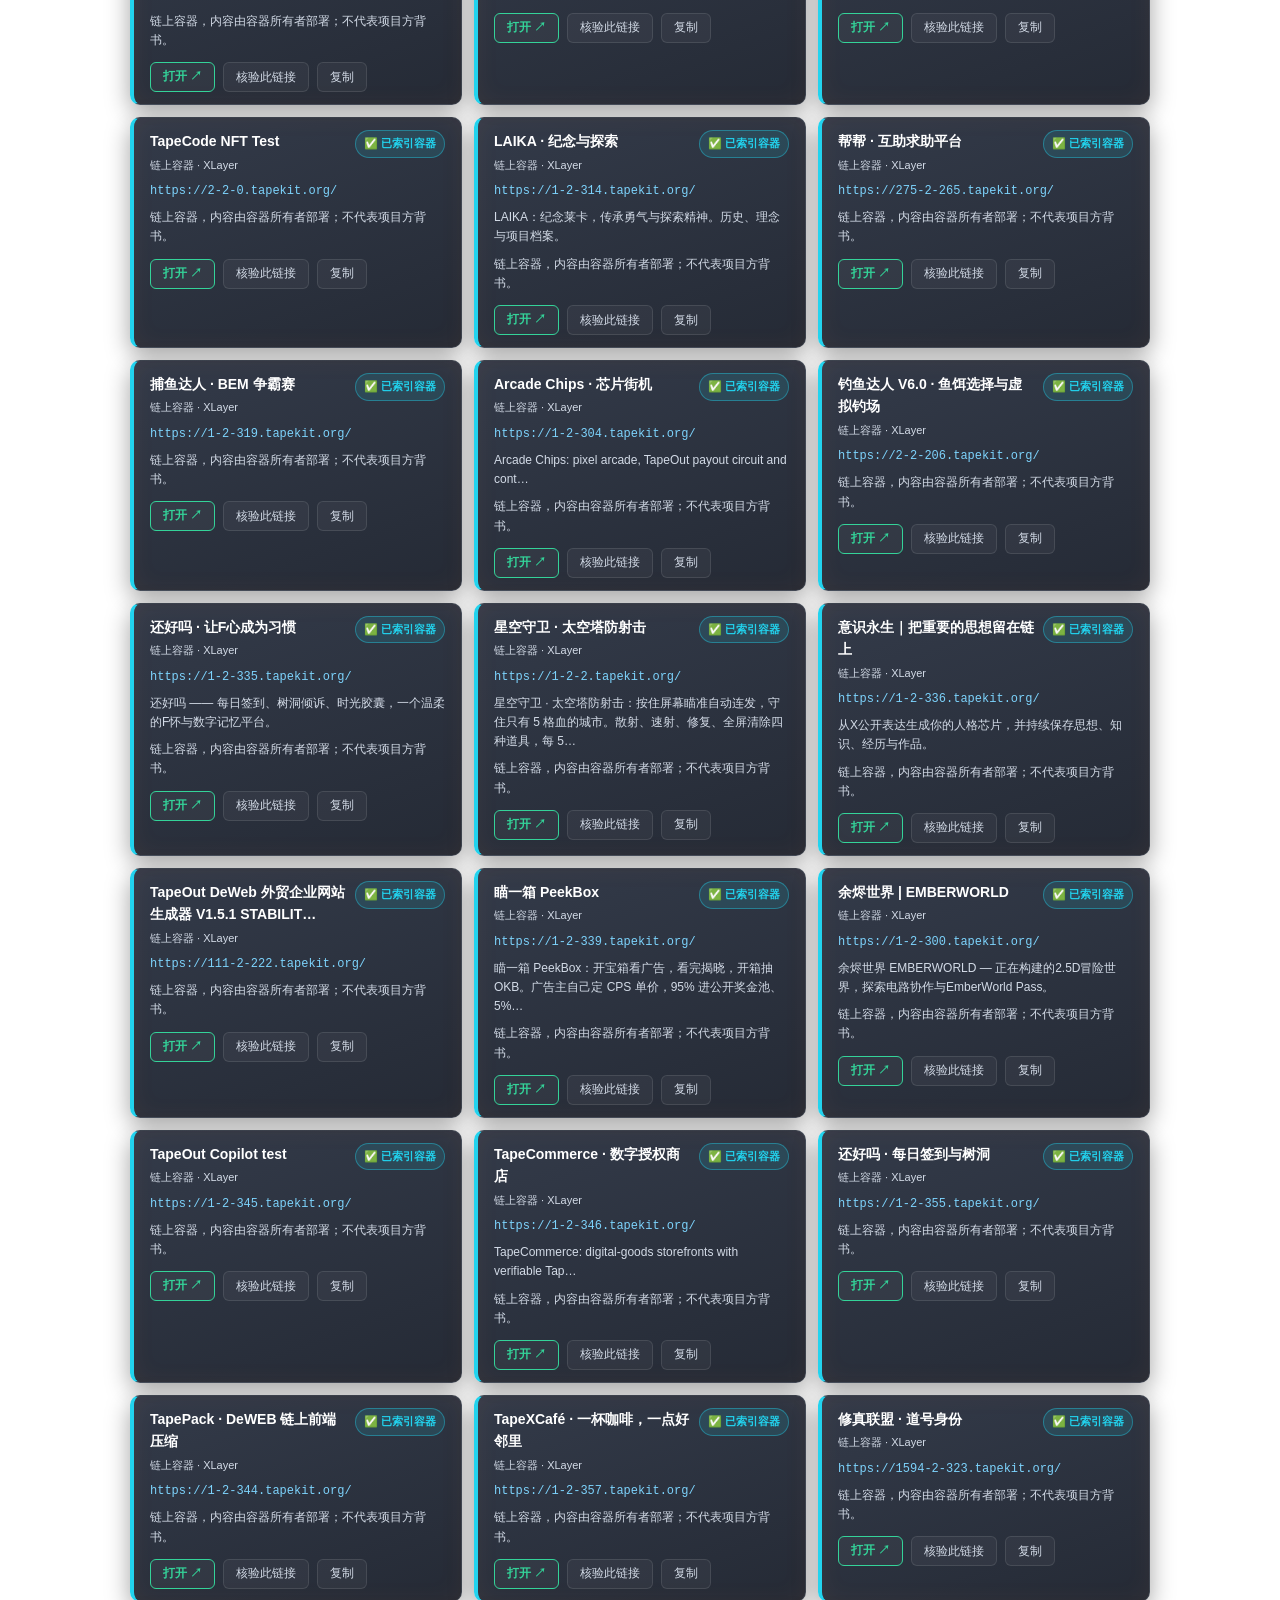
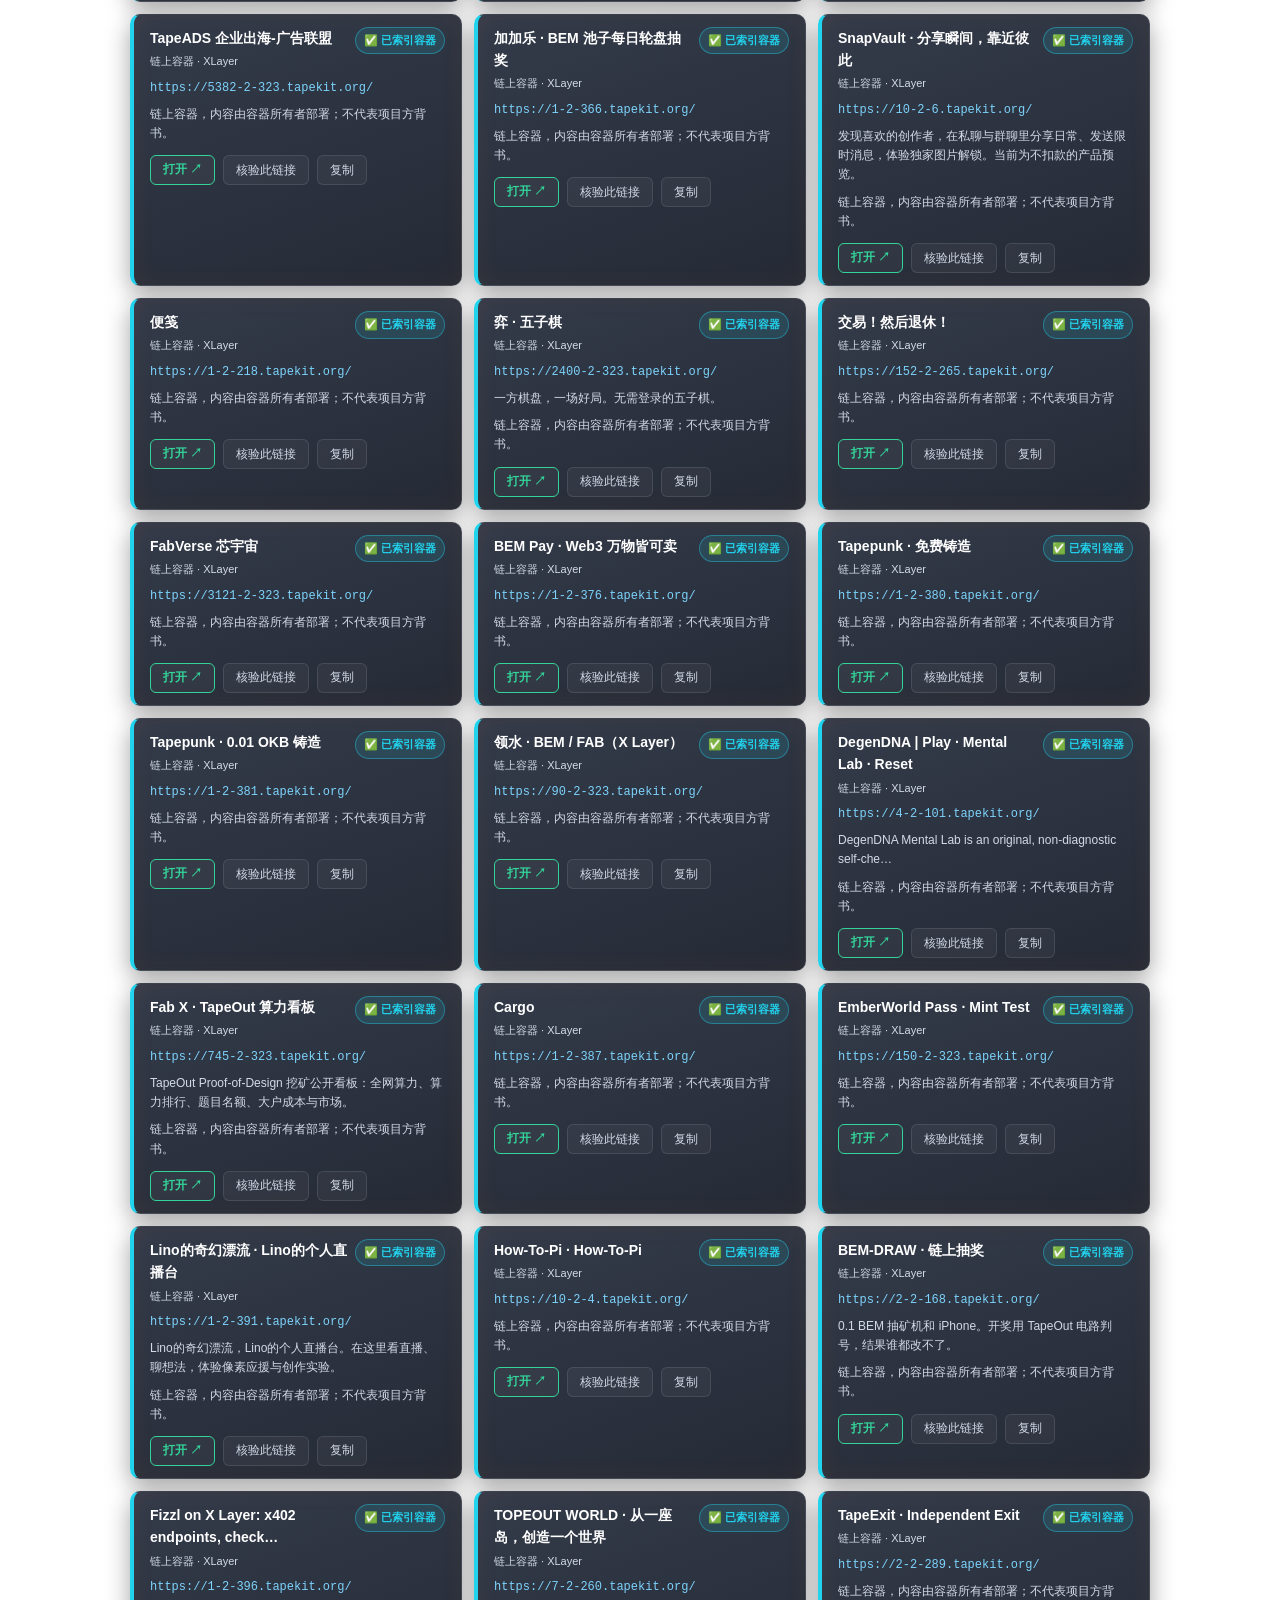
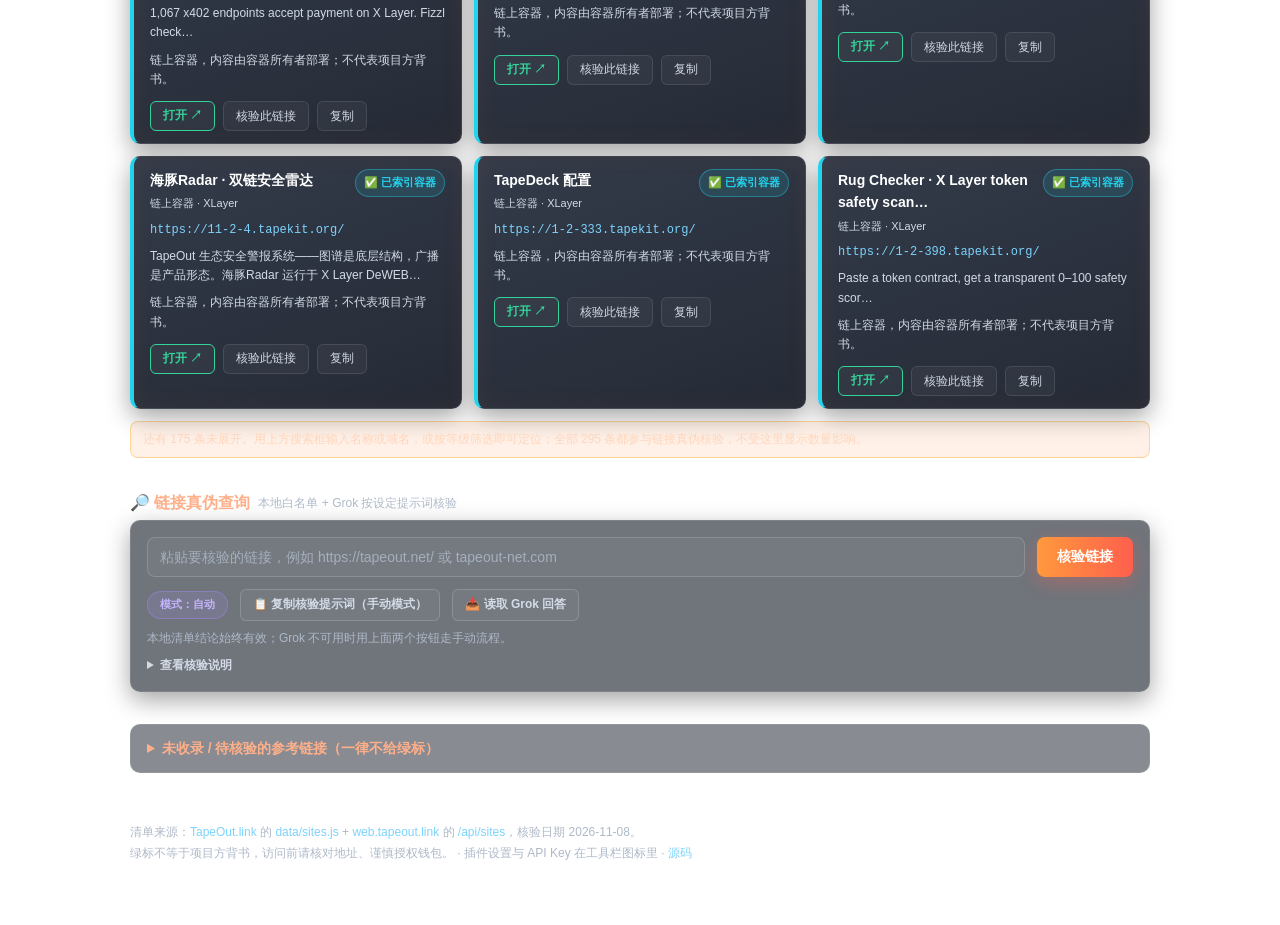
<file: panel.html>
<!DOCTYPE html>
<html lang="zh-CN">
<head>
  <meta charset="utf-8" />
  <title>TapePost信仰者工具 · TapeOut 生态面板</title>
  <style>
    /* ===== TapePost Design System · 1.5.10 =====
       与 popup 共用同一套设计令牌：有限色板、4pt 网格、收敛字阶、统一交互状态。
       本版修复两处真实缺陷：① 跑道条纹 z-index:-1 被 body 不透明背景遮挡（改 0 + .wrap z-index:1）；
       ② 全局 details/summary 选择器污染 .rule / .hint 内的嵌套折叠块（改为作用域限定）。 */
    :root {
      --brand-600:#e8622c; --brand-500:#ff8a3d; --brand-400:#ffb08a; --brand-300:#ffd6bd;
      --grad-brand:linear-gradient(92deg,#ffe14d,#ff9a3d 45%,#ff5f4d);
      --grad-cta:linear-gradient(92deg,#ff9a3d,#ff5f4d);
      --cyan:#22d3ee; --green:#34d399; --green-soft:#6ee7b7; --green-bg:rgba(52,211,153,.12);
      --listed:#4ade80; --deweb:#22d3ee; --red:#ff6b5e; --red-soft:#ff9b91; --red-bg:rgba(255,107,94,.12);
      --amber:#ffb08a; --amber-soft:#ffd6bd; --amber-bg:rgba(255,138,61,.12);
      --violet:#a78bfa; --link:#7dd3fc;
      --text-1:#f3f6fa; --text-2:#d3dbe7; --text-3:#aeb9c8; --text-onbrand:#1a0f0a;
      --surface-1:rgba(255,255,255,.04); --surface-2:rgba(255,255,255,.07); --surface-3:rgba(255,255,255,.11);
      --border-1:rgba(255,255,255,.10); --border-2:rgba(255,255,255,.16);
      --border-brand:rgba(255,138,61,.38);
      --sp-1:4px; --sp-2:8px; --sp-3:12px; --sp-4:16px; --sp-5:20px; --sp-6:24px; --sp-8:32px;
      --r-xs:6px; --r-sm:8px; --r-md:10px; --r-lg:14px; --r-pill:999px;
      --shadow-1:0 2px 8px rgba(0,0,0,.28); --shadow-2:0 8px 24px rgba(0,0,0,.36);
      --ring:0 0 0 3px rgba(255,138,61,.28);
      --fs-micro:10px; --fs-caption:11px; --fs-form:12px; --fs-body:13px;
      --fs-subhead:14px; --fs-title:16px; --fs-display:22px;
      --ease:cubic-bezier(.2,.8,.2,1); --dur-fast:120ms; --dur-base:200ms;
      /* 兼容旧变量别名（历史样式引用，--green / --amber 已在上方定义） */
      --brand:var(--brand-500); --ink:var(--text-1); --slate:var(--text-2);
      --line:var(--border-1);
    }
    @media (prefers-contrast:more) { :root { --border-1:rgba(255,255,255,.28); --border-2:rgba(255,255,255,.36); --text-3:var(--text-2); } }
    *,*::before,*::after { box-sizing:border-box; }
    html { -webkit-text-size-adjust:100%; }
    body { margin:0; padding:0 var(--sp-5) 60px;
      font-family:-apple-system,BlinkMacSystemFont,"PingFang SC","Microsoft YaHei",sans-serif;
      color:var(--text-1); font-size:var(--fs-body); line-height:1.6; position:relative; overflow-x:hidden;
      background:radial-gradient(1100px 520px at 50% -12%,rgba(255,94,77,.26),transparent 62%),
                 radial-gradient(820px 480px at 108% -4%,rgba(255,180,60,.16),transparent 56%),
                 radial-gradient(900px 600px at -10% 110%,rgba(120,90,255,.14),transparent 60%),
                 linear-gradient(180deg,#13070f 0%,#0c0a16 42%,#090b13 100%);
      background-attachment:fixed; }
    body::before { content:""; position:fixed; inset:-30% -15%; z-index:0; pointer-events:none;
      background:repeating-linear-gradient(118deg,rgba(255,94,77,.035) 0 22px,rgba(255,170,60,.028) 22px 44px,transparent 44px 80px);
      transform:skewY(-5deg); animation:track 24s linear infinite; }
    @keyframes track { from { background-position:0 0; } to { background-position:0 640px; } }
    .wrap { max-width:1020px; margin:0 auto; position:relative; z-index:1; }
    ::selection { background:rgba(255,138,61,.35); }
    ::-webkit-scrollbar { width:10px; height:10px; }
    ::-webkit-scrollbar-track { background:transparent; }
    ::-webkit-scrollbar-thumb { background:rgba(255,255,255,.16); background-clip:padding-box;
      border:2px solid transparent; border-radius:var(--r-pill); }
    ::-webkit-scrollbar-thumb:hover { background:rgba(255,255,255,.28); background-clip:padding-box; }
    button,input,select,textarea { font-family:inherit; }
    button,a { transition:background var(--dur-fast) var(--ease),border-color var(--dur-fast) var(--ease),
      box-shadow var(--dur-fast) var(--ease),transform var(--dur-fast) var(--ease); }
    button:active:not(:disabled) { transform:translateY(1px); }
    button:disabled { opacity:.48; cursor:not-allowed; }
    :focus-visible { outline:2px solid var(--brand-400); outline-offset:2px; }
    :where(input,textarea):focus-visible { outline:none; border-color:var(--brand-500); box-shadow:var(--ring); }
    a:focus-visible { border-radius:var(--r-xs); }
    @media (prefers-reduced-motion:reduce) {
      *,*::before,*::after { animation-duration:.001ms !important; animation-iteration-count:1 !important;
        transition-duration:.001ms !important; scroll-behavior:auto !important; }
    }

    /* ---------- 品牌头 ---------- */
    header { padding:var(--sp-6) 0 var(--sp-4); border-bottom:1px solid var(--border-1); }
    .brandline { display:flex; align-items:center; gap:var(--sp-3); flex-wrap:wrap; }
    .logo { width:36px; height:36px; border-radius:var(--r-md); background:var(--grad-cta);
      color:var(--text-onbrand); font-weight:800; font-size:var(--fs-display); display:flex;
      align-items:center; justify-content:center; box-shadow:0 4px 14px rgba(255,94,77,.32); }
    h1 { display:flex; align-items:baseline; gap:0; flex-wrap:wrap; margin:0;
      font-size:var(--fs-display); line-height:1.35; letter-spacing:.2px; font-weight:800; }
    .brand-word { background:var(--grad-brand); -webkit-background-clip:text; background-clip:text;
      color:transparent; font-weight:800; letter-spacing:-.3px; }
    .brand-cn { margin-left:5px; color:var(--text-1); font-weight:700; }
    .h1-sep { margin:0 var(--sp-2); color:var(--text-3); font-weight:400; }
    .h1-page { color:var(--text-2); font-weight:600; font-size:var(--fs-title); }
    .ver { font-size:var(--fs-caption); color:var(--text-3); border:1px solid var(--border-2);
      border-radius:var(--r-pill); padding:var(--sp-1) var(--sp-3); white-space:nowrap; }
    .sub { margin:var(--sp-3) 0 0; font-size:var(--fs-body); color:var(--text-2); max-width:820px; line-height:1.65; }
    .rule { margin:var(--sp-5) 0 0; padding:var(--sp-3) var(--sp-4); border-radius:var(--r-md);
      background:var(--green-bg); border:1px solid rgba(52,211,153,.45); color:var(--green-soft); font-size:var(--fs-body); }
    .rule b { color:var(--green); }
    .rule ul { margin:var(--sp-2) 0 0; padding-left:var(--sp-5); }
    .rule li { margin:var(--sp-1) 0; }

    /* ---------- 统计卡 ---------- */
    .stats { display:grid; grid-template-columns:repeat(4,1fr); gap:var(--sp-3); margin-top:var(--sp-5); }
    .stat { background:var(--surface-1); border:1px solid var(--border-1); border-radius:var(--r-md);
      padding:var(--sp-3) var(--sp-4); box-shadow:var(--shadow-1),inset 0 0 18px rgba(255,138,61,.05); }
    .stat .num { font-size:var(--fs-display); font-weight:800; line-height:1.25; color:#fff;
      font-variant-numeric:tabular-nums; }
    .stat:not(.s-official):not(.s-listed):not(.s-deweb) .num {
      background:var(--grad-brand); -webkit-background-clip:text; background-clip:text; color:transparent; }
    .stat .lbl { font-size:var(--fs-caption); color:var(--text-2); margin-top:var(--sp-1); }
    .stat.s-official .num { color:var(--green); }
    .stat.s-listed .num { color:var(--listed); }
    .stat.s-deweb .num { color:var(--deweb); }

    /* ---------- 分区与筛选 ---------- */
    section { margin-top:var(--sp-8); }
    h2 { font-size:var(--fs-title); margin:0 0 var(--sp-1); display:flex; align-items:center;
      gap:var(--sp-2); flex-wrap:wrap; color:var(--amber); font-weight:700; }
    .h2note { font-size:var(--fs-form); color:var(--text-3); font-weight:400; }
    .filters { display:flex; gap:var(--sp-2); align-items:center; flex-wrap:wrap; margin:var(--sp-3) 0 0; }
    #filterInput { flex:1; min-width:200px; padding:var(--sp-2) var(--sp-3); font-size:var(--fs-body);
      border:1px solid var(--border-2); border-radius:var(--r-sm); font-family:inherit;
      color:var(--text-1); background:var(--surface-1); }
    #filterInput::placeholder { color:var(--text-3); opacity:.85; }
    .fbtn { min-height:34px; font-size:var(--fs-form); padding:var(--sp-2) var(--sp-3);
      border-radius:var(--r-sm); cursor:pointer; border:1px solid var(--border-1);
      background:var(--surface-1); color:var(--text-2); }
    .fbtn:hover { background:var(--surface-3); border-color:var(--border-2); }
    .fbtn.on { background:var(--grad-cta); border-color:var(--brand-500); color:var(--text-onbrand); font-weight:700; }
    .fcount { font-size:var(--fs-form); color:var(--text-3); margin:var(--sp-3) 0 0; }
    .more-note { margin:var(--sp-3) 0 0; padding:var(--sp-2) var(--sp-3); border-radius:var(--r-sm);
      font-size:var(--fs-form); background:var(--amber-bg); border:1px solid rgba(255,180,60,.45); color:var(--amber-soft); }

    /* ---------- 收录卡片 ---------- */
    .cards { display:grid; grid-template-columns:repeat(auto-fill,minmax(285px,1fr)); gap:var(--sp-3); margin-top:var(--sp-3); }
    .card { background:linear-gradient(160deg,rgba(34,42,58,.92),rgba(18,24,36,.92));
      border:1px solid var(--border-1); border-left:4px solid var(--green);
      border-radius:var(--r-md); padding:var(--sp-3) var(--sp-4);
      box-shadow:var(--shadow-2),inset 0 0 24px rgba(255,138,61,.06);
      transition:border-color var(--dur-base) var(--ease),box-shadow var(--dur-base) var(--ease); }
    .card:hover { border-color:var(--border-2); box-shadow:0 12px 30px rgba(0,0,0,.46),inset 0 0 24px rgba(255,138,61,.10); }
    .card:focus-within { border-color:var(--border-brand); }
    .card.t-official { border-left-color:var(--green); }
    .card.t-listed { border-left-color:var(--listed); }
    .card.t-deweb { border-left-color:var(--deweb); }
    .card-top { display:flex; align-items:flex-start; justify-content:space-between; gap:var(--sp-2); }
    .cname { font-size:var(--fs-subhead); font-weight:700; color:#fff; }
    .green-tag { flex:0 0 auto; font-size:var(--fs-caption); font-weight:700; color:var(--green);
      background:var(--green-bg); border:1px solid rgba(52,211,153,.4);
      border-radius:var(--r-pill); padding:var(--sp-1) var(--sp-2); }
    .green-tag.g-listed { color:var(--listed); background:rgba(74,222,128,.12); border-color:rgba(74,222,128,.4); }
    .green-tag.g-deweb { color:var(--deweb); background:rgba(34,211,238,.12); border-color:rgba(34,211,238,.4); }
    .cat { font-size:var(--fs-caption); color:var(--text-2); margin-top:var(--sp-1); }
    .curl { display:block; margin:var(--sp-2) 0 0; font:var(--fs-form)/1.5 ui-monospace,SFMono-Regular,Menlo,monospace;
      color:var(--link); word-break:break-all; text-decoration:none; border-radius:var(--r-xs); }
    .curl:hover { text-decoration:underline; }
    .cdesc { font-size:var(--fs-form); color:var(--text-2); margin:var(--sp-2) 0 0; }
    .cactions { display:flex; gap:var(--sp-2); margin-top:var(--sp-3); flex-wrap:wrap; }
    .cactions button,.cactions a { min-height:30px; font-size:var(--fs-form); padding:var(--sp-1) var(--sp-3);
      border-radius:var(--r-xs); cursor:pointer; border:1px solid var(--border-1);
      background:var(--surface-1); color:var(--text-2); text-decoration:none; }
    .cactions button:hover,.cactions a:hover { background:var(--surface-3); border-color:var(--border-brand); }
    .cactions .primary { border-color:var(--green); color:var(--green); font-weight:700; }
    .empty { color:var(--text-3); font-size:var(--fs-body); margin-top:var(--sp-4); }

    /* ---------- 链接核验 ---------- */
    .verify { background:rgba(18,24,36,.6); border:1px solid var(--border-1);
      border-radius:var(--r-md); padding:var(--sp-4); box-shadow:var(--shadow-2); }
    .input-row { display:flex; gap:var(--sp-3); }
    #urlInput { flex:1; min-width:0; padding:var(--sp-2) var(--sp-3); font-size:var(--fs-subhead);
      border:1px solid var(--border-2); border-radius:var(--r-sm); font-family:inherit;
      color:var(--text-1); background:var(--surface-1); }
    #urlInput::placeholder { color:var(--text-3); opacity:.85; }
    #verifyBtn { flex:0 0 auto; min-height:40px; padding:var(--sp-2) var(--sp-5);
      font-size:var(--fs-subhead); font-weight:700; cursor:pointer; border:none; border-radius:var(--r-sm);
      background:var(--grad-cta); color:#fff; box-shadow:0 6px 18px rgba(255,94,77,.32); }
    #verifyBtn:hover { background:linear-gradient(92deg,#ffae57,#ff7355); }
    .hint { font-size:var(--fs-form); color:var(--text-3); margin:var(--sp-2) 0 0; }
    .manual-row { display:flex; align-items:center; gap:var(--sp-3); flex-wrap:wrap; margin-top:var(--sp-3); }
    .mbtn { min-height:32px; padding:var(--sp-1) var(--sp-3); font-size:var(--fs-form); font-weight:600;
      cursor:pointer; border:1px solid var(--border-2); border-radius:var(--r-xs);
      background:var(--surface-1); color:var(--text-2); }
    .mbtn:hover { background:var(--surface-3); border-color:var(--border-brand); }
    #modeTag { font-size:var(--fs-caption); color:#c4b5fd; background:rgba(167,139,250,.14);
      border:1px solid rgba(167,139,250,.4); border-radius:var(--r-pill);
      padding:var(--sp-1) var(--sp-3); font-weight:600; }
    #manualHint { display:none; margin-top:var(--sp-3); padding:var(--sp-2) var(--sp-3);
      border-radius:var(--r-sm); font-size:var(--fs-form);
      background:var(--amber-bg); border:1px solid rgba(255,180,60,.45); color:var(--amber-soft); line-height:1.6; }
    #result { margin-top:var(--sp-4); display:none; }
    .verdict { border-radius:var(--r-md); padding:var(--sp-3) var(--sp-4); border:1px solid; }
    .verdict .vtitle { font-size:var(--fs-title); font-weight:800; display:flex; align-items:center; gap:var(--sp-2); }
    .verdict .vmeta { font-size:var(--fs-form); margin-top:var(--sp-2); word-break:break-all; }
    .v-official { background:var(--green-bg); border-color:rgba(52,211,153,.45); color:var(--green-soft); }
    .v-community { background:var(--amber-bg); border-color:rgba(255,180,60,.45); color:var(--amber-soft); }
    .v-fake { background:var(--red-bg); border-color:rgba(255,107,94,.45); color:var(--red-soft); }
    .v-unknown { background:var(--surface-1); border-color:var(--border-2); color:var(--text-2); }
    .v-invalid { background:var(--red-bg); border-color:rgba(255,107,94,.45); color:var(--red-soft); }
    .kv { margin-top:var(--sp-3); display:grid; grid-template-columns:130px 1fr; gap:var(--sp-2) var(--sp-3);
      font-size:var(--fs-body); }
    .kv dt { color:var(--text-3); }
    .kv dd { margin:0; word-break:break-word; color:var(--text-1); }
    .risks,.aiwarn,.conflict { margin:var(--sp-3) 0 0; padding:var(--sp-2) var(--sp-3);
      border-radius:var(--r-sm); font-size:var(--fs-form); line-height:1.6; }
    .risks { background:var(--red-bg); border:1px solid rgba(255,107,94,.45); color:var(--red-soft); }
    .risks ul { margin:var(--sp-2) 0 0; padding-left:var(--sp-5); }
    .aiwarn { background:var(--amber-bg); border:1px solid rgba(255,180,60,.45); color:var(--amber-soft); }
    .conflict { background:var(--red-bg); border:1px solid rgba(255,107,94,.45); color:var(--red-soft); font-weight:600; }
    .raw { margin-top:var(--sp-3); font:var(--fs-caption)/1.6 ui-monospace,Menlo,monospace;
      color:var(--text-3); white-space:pre-wrap; word-break:break-all; }

    /* ---------- 折叠块：仅顶层卡片用大间距，嵌套块保持内联轻量 ---------- */
    .wrap > details { margin-top:var(--sp-8); background:rgba(18,24,36,.5);
      border:1px solid var(--border-1); border-radius:var(--r-md); padding:var(--sp-3) var(--sp-4); }
    .wrap > details > summary { cursor:pointer; font-size:var(--fs-subhead); font-weight:700; color:var(--amber); }
    .rule details,.hint details { margin-top:var(--sp-2); padding:0; border:none; background:none; border-radius:0; }
    .rule details > summary,.hint details > summary { cursor:pointer; font-size:var(--fs-form);
      font-weight:600; color:var(--green-soft); border-radius:var(--r-xs); }
    .rule details > summary { color:var(--green-soft); }
    .hint details > summary { color:var(--text-2); }
    .hint details p { font-size:var(--fs-form); color:var(--text-3); line-height:1.65; margin:var(--sp-2) 0 0; }
    summary:focus-visible { outline:2px solid var(--brand-400); outline-offset:2px; }
    .ref-list { margin:var(--sp-3) 0 0; padding:0; list-style:none; }
    .ref-list li { padding:var(--sp-2) 0; border-top:1px solid var(--border-1);
      font-size:var(--fs-body); color:var(--text-1); }
    .ref-list a { color:var(--link); text-decoration:none; font-family:ui-monospace,Menlo,monospace;
      font-size:var(--fs-form); word-break:break-all; border-radius:var(--r-xs); }
    .ref-list a:hover { text-decoration:underline; }
    .gray-tag { font-size:var(--fs-caption); color:var(--text-3); background:var(--surface-2);
      border:1px solid var(--border-1); border-radius:var(--r-pill);
      padding:var(--sp-1) var(--sp-2); margin-right:var(--sp-2); }
    .ref-note { color:var(--text-3); font-size:var(--fs-caption); display:block; margin-top:var(--sp-1); }
    footer { margin-top:var(--sp-8); padding-top:var(--sp-4); border-top:1px solid var(--border-1);
      font-size:var(--fs-form); color:var(--text-3); line-height:1.8; }
    footer a { color:var(--link); text-decoration:none; border-radius:var(--r-xs); }
    footer a:hover { text-decoration:underline; }
  </style>
</head>
<body>
  <div class="wrap">
    <header>
      <div class="brandline">
        <div class="logo">T</div>
        <h1><span class="brand-word">TapePost</span><span class="brand-cn">信仰者工具</span><span class="h1-sep">·</span><span class="h1-page">TapeOut 生态面板</span></h1>
        <span class="ver" id="appVersion">v1.5.28</span>
      </div>
      <p class="sub">295 条收录清单 + 链接核验。绿标以本地清单为准，Grok 只补充理由。</p>
    </header>

    <div class="rule">
      <b>判定原则：</b>绿标只给本地清单命中的链接（核验于 <span id="checkedAt"></span>），分三档显示。
      <details>
        <summary>查看分档说明</summary>
        <ul>
          <li><b>项目方官方</b>：导航站 OFFICIAL 标记的 5 条。</li>
          <li><b>生态导航收录</b>：导航站编辑收录的其余链接。</li>
          <li><b>链上容器已索引</b>：内容由容器所有者部署，不代表项目方背书。</li>
        </ul>
        <p>网关按精确地址比对；与 Grok 结论冲突时一律以本地清单为准。</p>
      </details>
    </div>

    <div class="stats">
      <div class="stat s-official"><div class="num" id="nOfficial">—</div><div class="lbl">项目方官方 OFFICIAL</div></div>
      <div class="stat s-listed"><div class="num" id="nListed">—</div><div class="lbl">生态导航收录</div></div>
      <div class="stat s-deweb"><div class="num" id="nDeweb">—</div><div class="lbl">链上容器已索引</div></div>
      <div class="stat"><div class="num" id="nTotal">—</div><div class="lbl">合计绿标条目</div></div>
    </div>

    <section>
      <h2>✅ 导航认可的平台 <span class="h2note" id="officialCount"></span></h2>
      <div class="filters">
        <input id="filterInput" type="text" spellcheck="false" placeholder="搜索名称、域名或分类，例如 tapeout / 交易 / 1-2-210" />
        <button class="fbtn on" data-tier="all" type="button">全部</button>
        <button class="fbtn" data-tier="official" type="button">项目方官方</button>
        <button class="fbtn" data-tier="listed" type="button">导航站收录</button>
        <button class="fbtn" data-tier="deweb" type="button">链上容器</button>
      </div>
      <p class="fcount" id="fcount"></p>
      <div class="cards" id="officialCards"></div>
      <p class="empty" id="emptyHint" style="display:none">没有匹配的条目，换个关键词试试。</p>
      <div class="more-note" id="moreNote" style="display:none"></div>
    </section>

    <section>
      <h2>🔎 链接真伪查询 <span class="h2note">本地白名单 + Grok 按设定提示词核验</span></h2>
      <div class="verify">
        <div class="input-row">
          <input id="urlInput" type="text" spellcheck="false"
                 placeholder="粘贴要核验的链接，例如 https://tapeout.net/ 或 tapeout-net.com" />
          <button id="verifyBtn" type="button">核验链接</button>
        </div>
        <div class="manual-row">
          <span id="modeTag">模式：读取中…</span>
          <button class="mbtn" id="copyPromptBtn" type="button">📋 复制核验提示词（手动模式）</button>
          <button class="mbtn" id="readAnswerBtn" type="button">📥 读取 Grok 回答</button>
        </div>
        <div id="manualHint"></div>
        <div class="hint">本地清单结论始终有效；Grok 不可用时用上面两个按钮走手动流程。
          <details>
            <summary>查看核验说明</summary>
            <p>可直接粘贴不带 https:// 的域名；短链、跳转参数、形近域名会单独标出风险。手动流程：复制提示词 → 粘进 Grok 发送 → 点「读取 Grok 回答」。</p>
          </details>
        </div>
        <div id="result"></div>
      </div>
    </section>

    <details>
      <summary>未收录 / 待核验的参考链接（一律不给绿标）</summary>
      <ul class="ref-list" id="refList"></ul>
    </details>

    <footer>
      清单来源：<a href="https://tapeout.link/" target="_blank" rel="noopener noreferrer">TapeOut.link</a>
      的 <a href="https://tapeout.link/data/sites.js" target="_blank" rel="noopener noreferrer">data/sites.js</a> +
      <a href="https://web.tapeout.link/" target="_blank" rel="noopener noreferrer">web.tapeout.link</a> 的
      <a href="https://web.tapeout.link/api/sites" target="_blank" rel="noopener noreferrer">/api/sites</a>，核验日期 <span class="checkedAt"></span>。<br>
      绿标不等于项目方背书，访问前请核对地址、谨慎授权钱包。
      · 插件设置与 API Key 在工具栏图标里 · <a href="https://github.com/kenter1643/TapePost" target="_blank" rel="noopener noreferrer">源码</a>
    </footer>
  </div>

  <script src="account.js"></script>
  <script src="grok.js"></script>
  <script src="panel.js"></script>
</body>
</html>
</file>
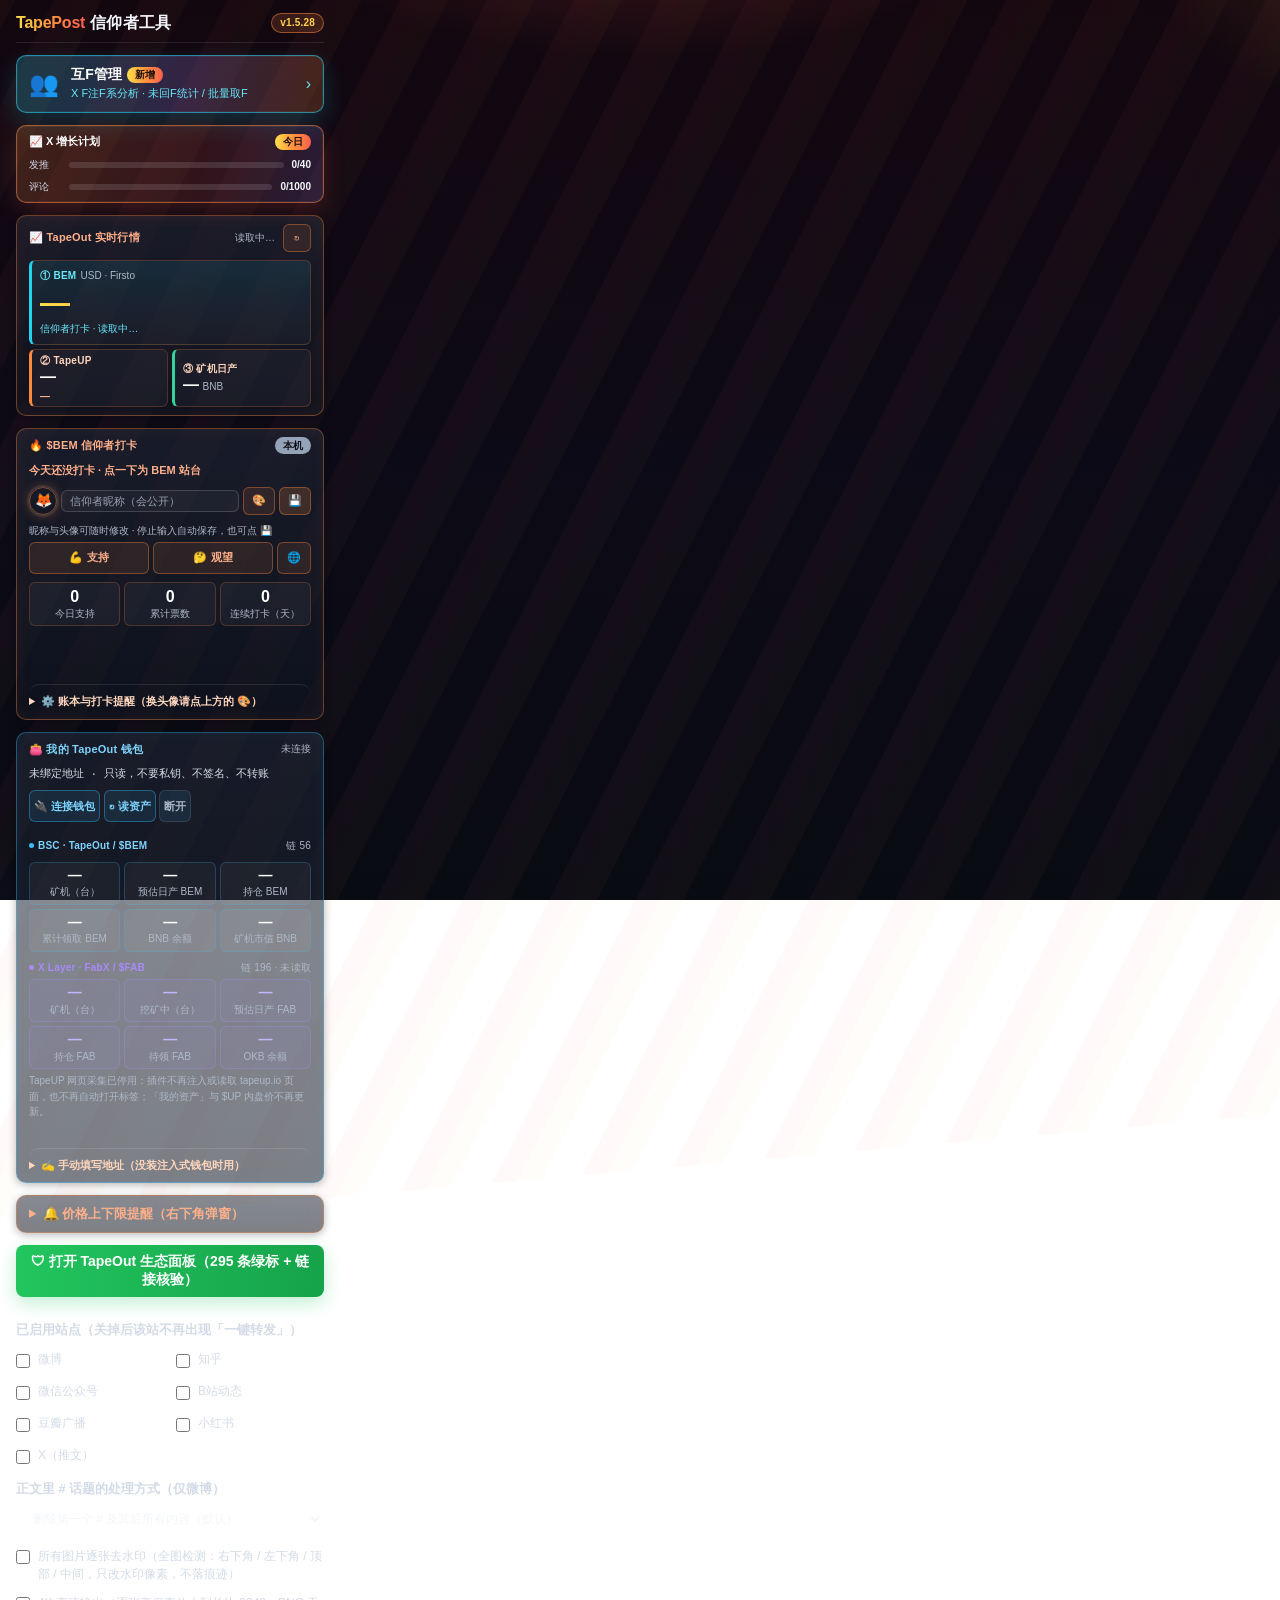
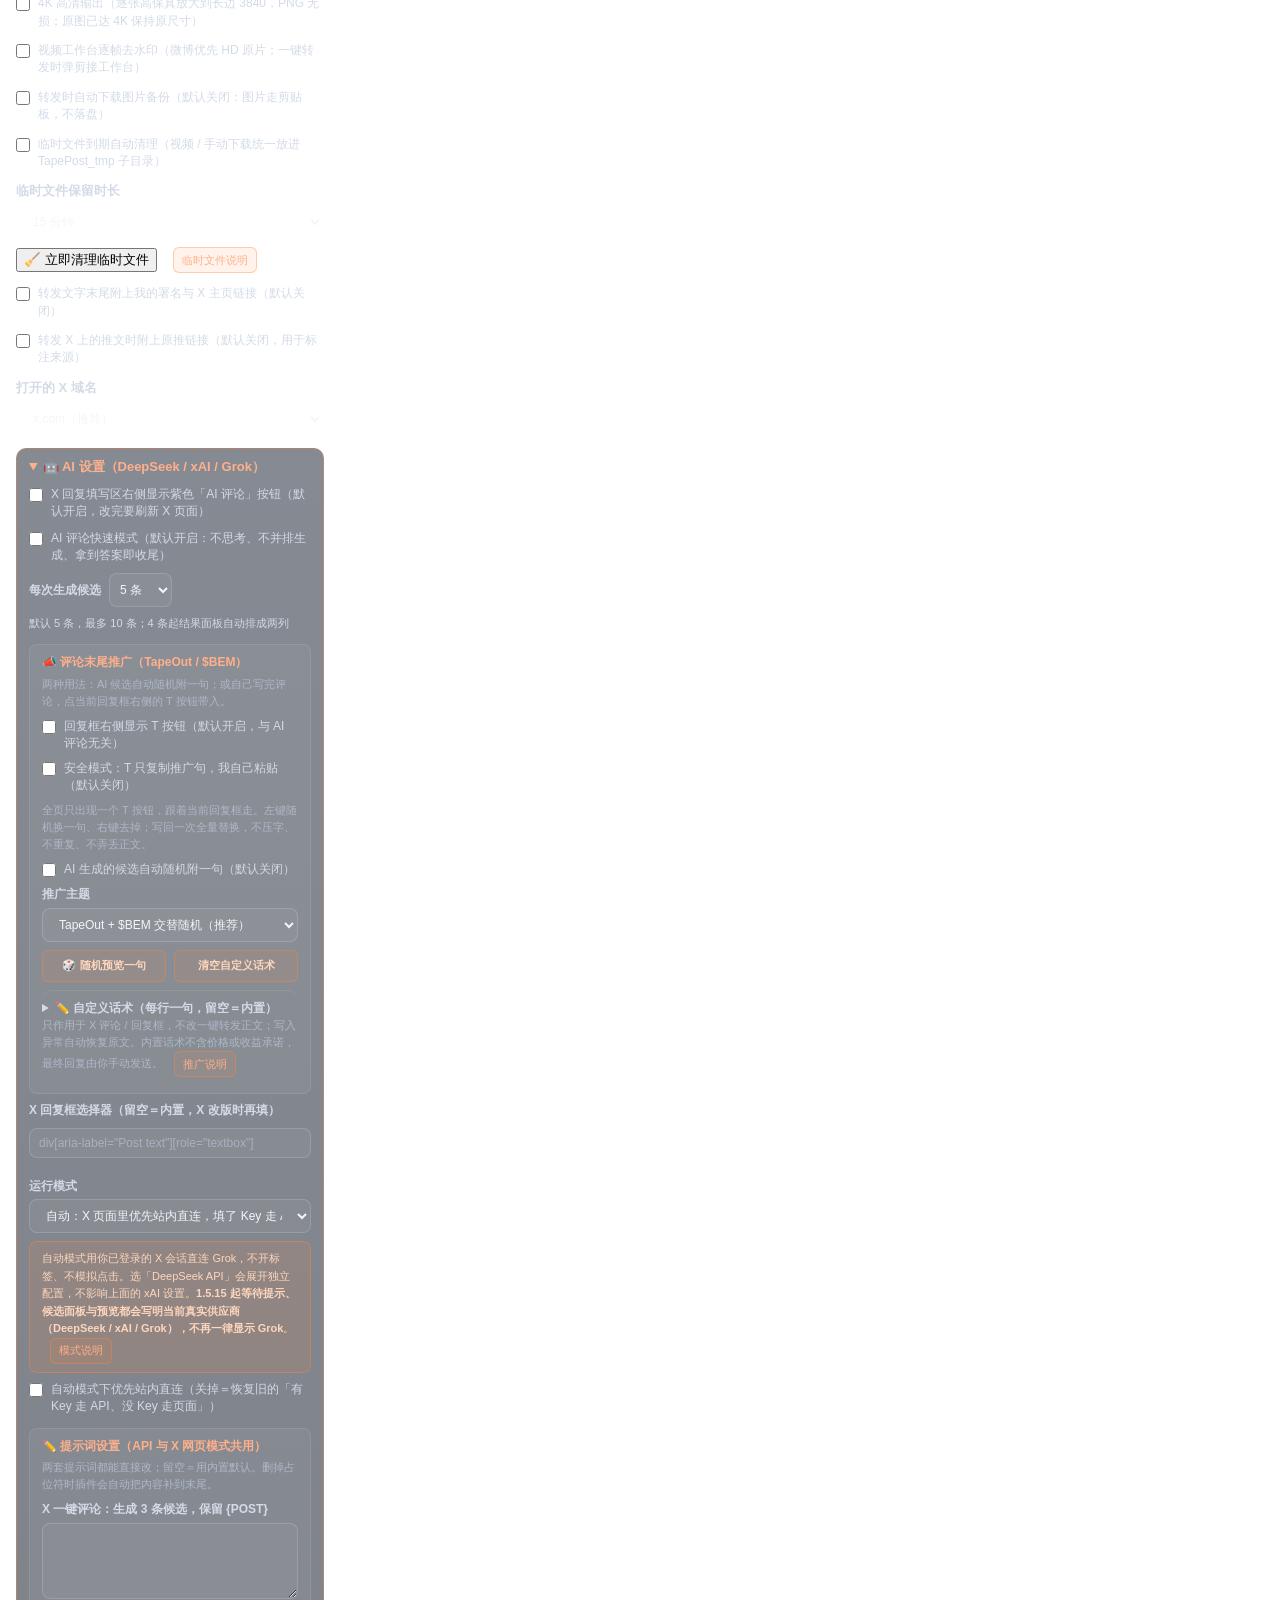
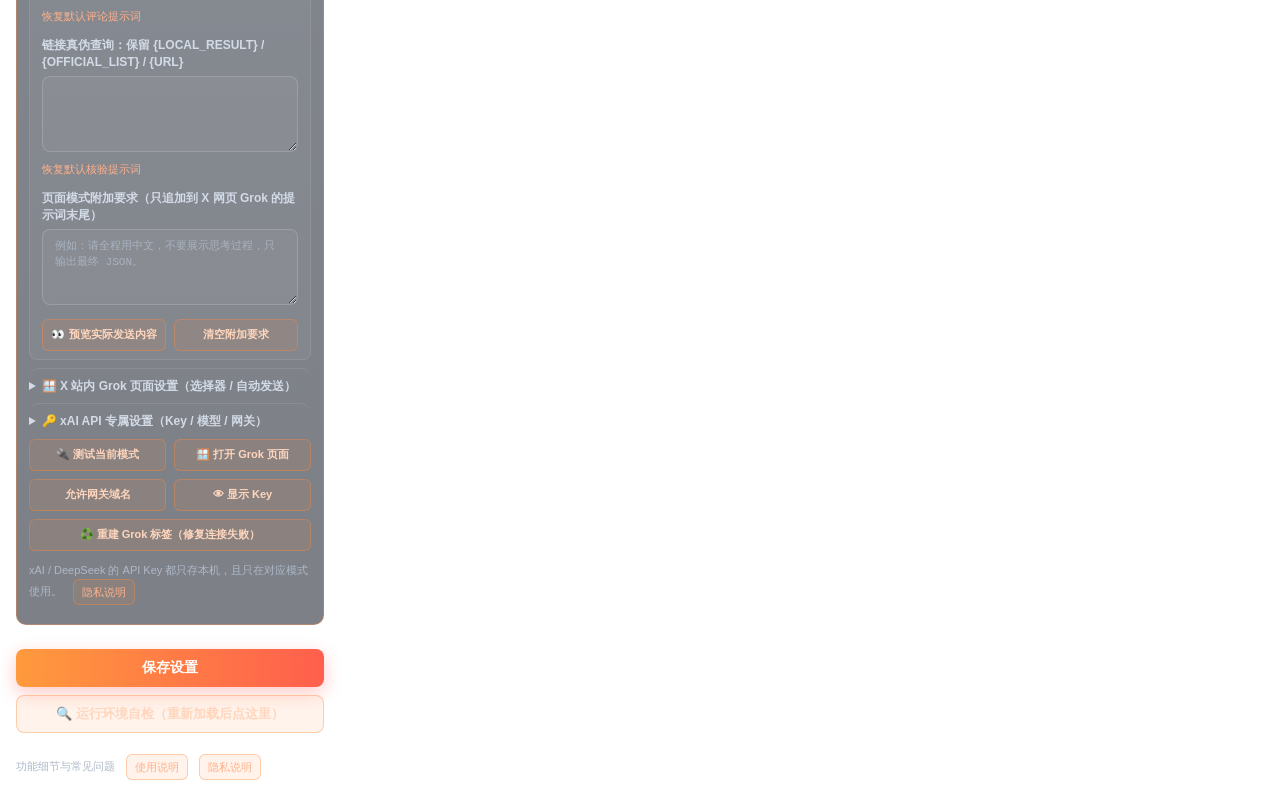
<file: popup.html>
<!DOCTYPE html>
<html lang="zh-CN">
<head>
  <meta charset="utf-8" />
  <style>
    /* ===== TapePost Design System · 1.5.10 =====
       参考 Ant Design / TDesign / Material 3 / Apple HIG：
       有限色板（对比度达 WCAG AA）、4pt 间距网格、收敛字阶（10/11/12/13/16/30）、
       统一圆角与阴影层级、完整交互状态（hover / active / focus-visible / disabled）、
       尊重 prefers-reduced-motion 与 prefers-contrast。运动会计风格的跑道光晕保留但降低干扰。 */
    :root {
      /* 品牌与语义色 */
      --brand-600:#e8622c; --brand-500:#ff8a3d; --brand-400:#ffb08a; --brand-300:#ffd6bd;
      --grad-brand:linear-gradient(92deg,#ffe14d,#ff9a3d 45%,#ff5f4d);
      --grad-cta:linear-gradient(92deg,#ff9a3d,#ff5f4d);
      --cyan:#22d3ee; --cyan-soft:#67e8f9; --violet:#a78bfa; --violet-soft:#c4b5fd;
      --success:#34d399; --danger:#ff6b5e; --info:#7dd3fc;
      /* 文本层级：在 #0c0a16 底上均 ≥ 4.5:1 */
      --text-1:#f3f6fa; --text-2:#d3dbe7; --text-3:#aeb9c8; --text-onbrand:#1a0f0a;
      /* 表面与描边 */
      --surface-1:rgba(255,255,255,.04); --surface-2:rgba(255,255,255,.07); --surface-3:rgba(255,255,255,.11);
      --surface-card:linear-gradient(180deg,rgba(34,42,58,.55),rgba(18,24,36,.55));
      --border-1:rgba(255,255,255,.10); --border-2:rgba(255,255,255,.16);
      --border-brand:rgba(255,138,61,.38); --border-info:rgba(56,189,248,.38);
      /* 4pt 间距网格 */
      --sp-1:4px; --sp-2:8px; --sp-3:12px; --sp-4:16px; --sp-5:20px; --sp-6:24px;
      /* 圆角与高度 */
      --r-xs:6px; --r-sm:8px; --r-md:10px; --r-lg:14px; --r-pill:999px;
      /* 阴影与焦点环 */
      --shadow-1:0 2px 8px rgba(0,0,0,.28); --shadow-2:0 8px 24px rgba(0,0,0,.36);
      --ring:0 0 0 3px rgba(255,138,61,.28);
      /* 收敛后的字阶 */
      --fs-micro:10px; --fs-caption:11px; --fs-form:12px; --fs-body:13px;
      --fs-subhead:14px; --fs-title:16px; --fs-hero:30px;
      /* 动效 */
      --ease:cubic-bezier(.2,.8,.2,1); --dur-fast:120ms; --dur-base:200ms;
    }
    @media (prefers-contrast:more) { :root { --border-1:rgba(255,255,255,.28); --border-2:rgba(255,255,255,.36); --text-3:#d3dbe7; } }
    *,*::before,*::after { box-sizing:border-box; }
    html { -webkit-text-size-adjust:100%; }
    body { margin:0; padding:var(--sp-3) var(--sp-4) var(--sp-4); width:340px;
      font-family:-apple-system,BlinkMacSystemFont,"PingFang SC","Microsoft YaHei",sans-serif;
      font-size:var(--fs-body); line-height:1.55; color:var(--text-1); position:relative;
      background:radial-gradient(680px 340px at 50% -16%,rgba(255,94,77,.26),transparent 60%),
                 radial-gradient(520px 320px at 112% -6%,rgba(255,180,60,.16),transparent 55%),
                 radial-gradient(560px 420px at -12% 118%,rgba(120,90,255,.14),transparent 60%),
                 linear-gradient(180deg,#13070f 0%,#0c0a16 50%,#090b13 100%);
      background-attachment:fixed; }
    /* 斜向流动跑道条纹：降透明度、不抢内容；reduced-motion 下自动静止 */
    body::before { content:""; position:fixed; inset:-30% -15%; z-index:0; pointer-events:none;
      background:repeating-linear-gradient(118deg,rgba(255,94,77,.035) 0 22px,rgba(255,170,60,.028) 22px 44px,transparent 44px 80px);
      transform:skewY(-5deg); animation:track 24s linear infinite; }
    @keyframes track { from { background-position:0 0; } to { background-position:0 640px; } }
    body > * { position:relative; z-index:1; }
    ::selection { background:rgba(255,138,61,.35); }
    ::-webkit-scrollbar { width:10px; height:10px; }
    ::-webkit-scrollbar-track { background:transparent; }
    ::-webkit-scrollbar-thumb { background:rgba(255,255,255,.16); background-clip:padding-box;
      border:2px solid transparent; border-radius:var(--r-pill); }
    ::-webkit-scrollbar-thumb:hover { background:rgba(255,255,255,.28); background-clip:padding-box; }
    /* 统一交互状态：键盘焦点环可见、按压反馈、禁用一致 */
    button,input,select,textarea { font-family:inherit; }
    button { transition:background var(--dur-fast) var(--ease),border-color var(--dur-fast) var(--ease),
      box-shadow var(--dur-fast) var(--ease),transform var(--dur-fast) var(--ease); }
    button:active:not(:disabled) { transform:translateY(1px); }
    button:disabled { opacity:.48; cursor:not-allowed; }
    :focus-visible { outline:2px solid var(--brand-400); outline-offset:2px; }
    :where(input,select,textarea):focus-visible { outline:none; border-color:var(--brand-500); box-shadow:var(--ring); }
    input[type=checkbox] { width:14px; height:14px; margin:2px 0 0; accent-color:var(--brand-500); flex:0 0 auto; }
    @media (prefers-reduced-motion:reduce) {
      *,*::before,*::after { animation-duration:.001ms !important; animation-iteration-count:1 !important;
        transition-duration:.001ms !important; scroll-behavior:auto !important; }
    }

    /* ---------- 品牌头 ---------- */
    h1 { display:flex; align-items:center; gap:0; margin:0 0 var(--sp-3);
      padding-bottom:var(--sp-2); border-bottom:1px solid var(--border-1);
      font-size:var(--fs-title); font-weight:800; line-height:1.35; letter-spacing:.2px; white-space:nowrap; }
    .brand-word { background:var(--grad-brand); -webkit-background-clip:text; background-clip:text;
      color:transparent; font-weight:800; letter-spacing:-.2px; }
    .brand-cn { margin-left:5px; color:var(--text-1); font-weight:700; }
    .appver { margin-left:auto; font-size:var(--fs-micro); font-weight:700; color:#ffd34d;
      background:rgba(255,138,61,.16); border:1px solid rgba(255,138,61,.5); border-radius:var(--r-pill);
      padding:2px var(--sp-2); letter-spacing:.2px; white-space:nowrap; }

    /* ---------- 基础排版与表单 ---------- */
    label { display:block; font-size:var(--fs-body); margin:var(--sp-3) 0 var(--sp-1);
      font-weight:600; color:var(--text-2); line-height:1.45; }
    .sites { display:grid; grid-template-columns:1fr 1fr; gap:var(--sp-2) var(--sp-3); margin:var(--sp-2) 0; }
    .site { display:flex; align-items:center; gap:var(--sp-2); margin:0; font-size:var(--fs-form);
      font-weight:400; color:var(--text-2); min-height:24px; cursor:pointer; }
    textarea,select,input[type=text],input[type=password],input[type=number] { width:100%; box-sizing:border-box;
      font-size:var(--fs-form); padding:var(--sp-2) var(--sp-3); color:var(--text-1);
      background:var(--surface-1); border:1px solid var(--border-2); border-radius:var(--r-sm);
      transition:border-color var(--dur-fast) var(--ease),box-shadow var(--dur-fast) var(--ease); }
    select { min-height:34px; }
    textarea { height:64px; resize:vertical; line-height:1.5; }
    input::placeholder,textarea::placeholder { color:var(--text-3); opacity:.85; }
    .row { display:flex; align-items:flex-start; gap:var(--sp-2); margin:var(--sp-3) 0;
      font-size:var(--fs-form); color:var(--text-2); line-height:1.5; }
    .row label { margin:0; font-weight:400; font-size:var(--fs-form); color:var(--text-2); cursor:pointer; }
    .tiny,.note { font-size:var(--fs-caption); color:var(--text-3); line-height:1.55; }
    .note { margin-top:var(--sp-3); padding-top:var(--sp-2); border-top:1px solid var(--border-1); }
    .ok { color:var(--success); font-size:var(--fs-caption); margin-top:var(--sp-2); display:none; }

    /* 主/次按钮：统一圆角、最小高度与状态 */
    #save,#openPanel,#check { width:100%; min-height:38px; padding:var(--sp-2) var(--sp-3);
      border-radius:var(--r-sm); font-size:var(--fs-subhead); font-weight:700; cursor:pointer; }
    /* 顶部主入口：互F管理（1.5.22 起固定在品牌头正下方，弹窗第一眼可见） */
    #openFollow { display:flex; align-items:center; gap:var(--sp-3); width:100%; min-height:58px;
      margin:0 0 var(--sp-3); padding:var(--sp-2) var(--sp-3); text-align:left; cursor:pointer;
      border:1px solid rgba(34,211,238,.58); border-radius:var(--r-md);
      background:linear-gradient(100deg,rgba(34,211,238,.24),rgba(167,139,250,.22) 54%,rgba(255,138,61,.20));
      box-shadow:0 10px 26px rgba(34,211,238,.20),inset 0 0 0 1px rgba(255,255,255,.05);
      color:var(--text-1); }
    #openFollow:hover { border-color:rgba(34,211,238,.85);
      background:linear-gradient(100deg,rgba(34,211,238,.36),rgba(167,139,250,.32) 54%,rgba(255,138,61,.30));
      box-shadow:0 12px 30px rgba(34,211,238,.30); }
    #openFollow .he-ico { flex:0 0 auto; font-size:24px; line-height:1; }
    #openFollow .he-txt { flex:1; min-width:0; display:flex; flex-direction:column; gap:2px; }
    #openFollow .he-title { font-size:var(--fs-subhead); font-weight:800; color:#fff; letter-spacing:.3px; }
    #openFollow .he-sub { font-size:var(--fs-caption); line-height:1.45; color:var(--cyan-soft); }
    #openFollow .he-new { display:inline-block; margin-left:var(--sp-1); vertical-align:1px;
      font-size:var(--fs-micro); font-weight:800; color:var(--text-onbrand);
      background:var(--grad-brand); border-radius:var(--r-pill); padding:1px var(--sp-2); white-space:nowrap; }
    #openFollow .he-arrow { flex:0 0 auto; font-size:var(--fs-title); color:var(--cyan-soft); line-height:1; }
    /* 1.5.26：X 增长计划统计卡（发推 / 评论今日进度，点击进详情页） */
    #openGrowth { display:block; width:100%; margin:0 0 var(--sp-3); padding:var(--sp-2) var(--sp-3);
      text-align:left; cursor:pointer; border:1px solid rgba(255,138,61,.52); border-radius:var(--r-md);
      background:linear-gradient(100deg,rgba(255,138,61,.2),rgba(255,95,86,.14) 60%,rgba(167,139,250,.16));
      box-shadow:0 8px 22px rgba(255,94,77,.16),inset 0 0 0 1px rgba(255,255,255,.05); color:var(--text-1); }
    #openGrowth:hover { border-color:rgba(255,138,61,.9); box-shadow:0 10px 26px rgba(255,94,77,.28); }
    #openGrowth .gr-head { display:flex; align-items:center; gap:var(--sp-2); font-size:var(--fs-caption); font-weight:800; color:#fff; }
    #openGrowth .gr-head .gr-new { margin-left:auto; font-size:var(--fs-micro); color:var(--text-onbrand);
      background:var(--grad-brand); border-radius:var(--r-pill); padding:1px var(--sp-2); }
    .gr-row { display:flex; align-items:center; gap:var(--sp-2); margin-top:var(--sp-2); font-size:var(--fs-micro); color:var(--text-2); }
    .gr-row .gr-k { flex:0 0 32px; }
    .gr-row .gr-bar { flex:1; height:6px; border-radius:var(--r-pill); background:rgba(255,255,255,.12); overflow:hidden; }
    .gr-row .gr-bar i { display:block; height:100%; width:0; border-radius:var(--r-pill); background:var(--grad-cta); transition:width .3s ease; }
    .gr-row .gr-v { flex:0 0 auto; font-variant-numeric:tabular-nums; color:var(--text-1); font-weight:700; }
    #save { margin-top:var(--sp-3); border:none; background:var(--grad-cta); color:#fff;
      box-shadow:0 6px 18px rgba(255,94,77,.32); }
    #save:hover { background:linear-gradient(92deg,#ffae57,#ff7355); }
    #openPanel { margin:0 0 var(--sp-3); border:none; background:linear-gradient(92deg,#22c55e,#16a34a);
      color:#fff; box-shadow:0 6px 18px rgba(34,197,94,.28); }
    #openPanel:hover { background:linear-gradient(92deg,#34d35e,#1a9e4a); }
    #check { margin-top:var(--sp-2); border:1px solid var(--border-brand); background:rgba(255,138,61,.10);
      color:var(--brand-300); font-size:var(--fs-body); }
    #check:hover { background:rgba(255,138,61,.18); }
    #diag,#grokStatus,#promptPreview,#promoPreviewBox { margin:var(--sp-2) 0 0; padding:var(--sp-2);
      border:1px solid var(--border-1); border-radius:var(--r-xs); background:rgba(10,14,22,.7);
      font:var(--fs-caption)/1.6 ui-monospace,SFMono-Regular,Menlo,monospace; color:var(--text-2);
      white-space:pre-wrap; word-break:break-all; }
    #diag,#grokStatus { display:none; }
    #promptPreview,#promoPreviewBox { display:none; max-height:150px; overflow:auto; }
    .btnrow,.g2 { display:flex; gap:var(--sp-2); margin-top:var(--sp-2); }
    .g2 { display:grid; grid-template-columns:1fr 1fr; }
    .btnrow button { flex:1; min-height:32px; padding:var(--sp-1) var(--sp-2); font-size:var(--fs-caption);
      border:1px solid var(--border-brand); border-radius:var(--r-xs); background:rgba(255,138,61,.10);
      color:var(--brand-300); cursor:pointer; font-weight:600; }
    .btnrow button:hover { background:rgba(255,138,61,.20); border-color:var(--brand-500); }
    .infobtn { min-height:26px; padding:var(--sp-1) var(--sp-2); border:1px solid var(--border-brand);
      background:rgba(255,138,61,.10); color:var(--brand-400); border-radius:var(--r-xs);
      font-size:var(--fs-caption); cursor:pointer; margin-left:var(--sp-2); vertical-align:middle; }
    .infobtn:hover { background:rgba(255,138,61,.20); }
    .resetbtn { border:none; background:none; color:var(--brand-400); font-size:var(--fs-caption);
      cursor:pointer; padding:var(--sp-1) 0; min-height:24px; }
    .resetbtn:hover { text-decoration:underline; }
    .mode-hint { font-size:var(--fs-caption); color:var(--brand-300); background:rgba(255,138,61,.12);
      border:1px solid var(--border-brand); border-radius:var(--r-sm); padding:var(--sp-2) var(--sp-3);
      line-height:1.6; margin:var(--sp-2) 0; }

    /* 折叠区块：统一 summary 样式与展开动效 */
    details { border-radius:var(--r-md); }
    summary { cursor:pointer; border-radius:var(--r-xs); }
    summary:focus-visible { outline:2px solid var(--brand-400); outline-offset:2px; }
    details.grok { margin:var(--sp-3) 0; border:1px solid var(--border-brand); padding:var(--sp-2) var(--sp-3);
      background:var(--surface-card); }
    details.grok > summary { font-size:var(--fs-body); font-weight:700; color:var(--brand-400); }
    details.grok label { font-size:var(--fs-form); margin:var(--sp-2) 0 var(--sp-1); color:var(--text-2); }
    .grok textarea { height:92px; font-size:var(--fs-caption); line-height:1.5;
      font-family:ui-monospace,Menlo,monospace; }
    .promptbox { margin:var(--sp-3) 0 0; padding:var(--sp-2) var(--sp-3); border:1px solid var(--border-1);
      border-radius:var(--r-sm); background:var(--surface-1); }
    .promptbox > h2 { font-size:var(--fs-form); margin:0 0 var(--sp-1); color:var(--brand-400); }
    .promptbox > p { font-size:var(--fs-caption); color:var(--text-3); margin:0 0 var(--sp-2); line-height:1.55; }
    .promptbox textarea { height:76px; }
    details.prompts,details.pageset,details.apiset { margin-top:var(--sp-2);
      border-top:1px solid var(--border-1); padding-top:var(--sp-2); }
    details.prompts > summary,details.pageset > summary,details.apiset > summary {
      font-size:var(--fs-form); font-weight:600; color:var(--text-2); }
    #deepseekCfg[hidden],.info-mask[hidden],.vote-gate[hidden],.vote-avatar-grid[hidden],
    .vote-quote[hidden] { display:none; }
    .info-mask { position:fixed; inset:0; z-index:9999; display:flex; align-items:center; justify-content:center;
      padding:var(--sp-3); background:rgba(8,6,16,.72); backdrop-filter:blur(3px); }
    .info-card { width:100%; max-width:330px; background:linear-gradient(160deg,rgba(34,42,58,.97),rgba(18,24,36,.97));
      border:1px solid var(--border-brand); border-radius:var(--r-lg); overflow:hidden;
      box-shadow:0 16px 46px rgba(0,0,0,.5),inset 0 0 24px rgba(255,138,61,.08);
      font-size:var(--fs-form); color:var(--text-1); }
    .info-head { display:flex; align-items:center; justify-content:space-between; padding:var(--sp-3) var(--sp-4);
      background:var(--grad-cta); color:var(--text-onbrand); font-size:var(--fs-subhead); font-weight:700; }
    .info-head button { min-width:28px; min-height:28px; border:none; background:none; color:var(--text-onbrand);
      font-size:var(--fs-title); cursor:pointer; line-height:1; border-radius:var(--r-xs); }
    .info-head button:hover { background:rgba(0,0,0,.12); }
    .info-body { padding:var(--sp-3) var(--sp-4); line-height:1.8; max-height:290px; overflow:auto; color:var(--text-2); }
    .info-body p { margin:0 0 var(--sp-2); }
    .info-body b { color:var(--brand-400); }
    .info-foot { padding:0 var(--sp-4) var(--sp-3); }
    .info-foot button { width:100%; min-height:36px; border:none; border-radius:var(--r-sm);
      background:var(--grad-cta); color:var(--text-onbrand); font-size:var(--fs-form);
      padding:var(--sp-2); cursor:pointer; font-weight:700; }

    /* ---------- 卡片通用（行情 / 打卡 / 钱包 / 提醒）---------- */
    .tape-prices,.vote-box,.wallet-box,details.price-set { margin:0 0 var(--sp-3); padding:var(--sp-2) var(--sp-3);
      border:1px solid var(--border-brand); border-radius:var(--r-md); background:var(--surface-card);
      box-shadow:var(--shadow-1),inset 0 0 18px rgba(255,138,61,.06); }
    .wallet-box { border-color:var(--border-info); box-shadow:var(--shadow-1),inset 0 0 18px rgba(56,189,248,.06); }
    .price-head,.vote-head,.wallet-head { display:flex; align-items:center; gap:var(--sp-2); margin:0 0 var(--sp-2); }
    .price-head strong,.vote-head strong,.wallet-head strong { flex:1; font-size:var(--fs-caption);
      font-weight:700; letter-spacing:.2px; }
    .price-head strong,.vote-head strong { color:var(--brand-400); }
    .wallet-head strong { color:var(--info); }
    .price-head span,.wallet-head span { font-size:var(--fs-micro); color:var(--text-3); }
    .price-head button { min-width:28px; min-height:28px; padding:0 var(--sp-2); font-size:var(--fs-caption);
      border:1px solid var(--border-brand); background:rgba(255,138,61,.10); color:var(--brand-400);
      border-radius:var(--r-xs); cursor:pointer; line-height:1.4; }
    .price-head button:hover { background:rgba(255,138,61,.20); }

    /* ---------- 行情：BEM 主数字保持 30px（用户明确要求最大化），描述提到规范字号 ---------- */
    .price-grid { display:flex; flex-direction:column; gap:var(--sp-1); }
    .pc-pair { display:grid; grid-template-columns:1fr 1fr; gap:var(--sp-1); }
    .price-card { display:block; width:100%; min-width:0; box-sizing:border-box; padding:var(--sp-1) var(--sp-2);
      border:1px solid rgba(255,138,61,.22); border-left:3px solid var(--brand-500); border-radius:var(--r-xs);
      background:var(--surface-1); text-align:left; cursor:pointer; font-family:inherit; }
    .price-card:hover { border-color:var(--brand-500); background:rgba(255,138,61,.08); }
    .price-card.pc-hero { padding:var(--sp-2); border-left-color:var(--cyan);
      background:linear-gradient(180deg,rgba(34,211,238,.10),rgba(255,255,255,.03)); }
    .price-card.pc-hero:hover { border-color:var(--cyan-soft); background:rgba(34,211,238,.14); }
    .price-card.pc-miner { border-left-color:var(--success); }
    .pc-topline { display:flex; align-items:center; gap:var(--sp-1); line-height:1.4; }
    .pc-hero .pc-topline { margin-bottom:var(--sp-1); }
    .pc-label { flex:0 0 auto; font-size:var(--fs-micro); font-weight:700; color:var(--brand-300);
      white-space:nowrap; letter-spacing:.3px; }
    .pc-hero .pc-label { color:var(--cyan-soft); }
    .pc-unit { font-size:var(--fs-micro); color:var(--text-3); white-space:nowrap; }
    .pc-unit:empty { display:none; }
    .pc-line { display:flex; align-items:baseline; gap:var(--sp-1); flex-wrap:wrap; line-height:1.15; }
    .pc-hero .pc-line { display:block; }
    .pc-value { font-size:var(--fs-title); font-weight:800; color:#fff; white-space:nowrap;
      font-variant-numeric:tabular-nums; letter-spacing:-.4px; }
    .pc-hero .pc-value { display:block; font-size:var(--fs-hero); line-height:1.06; letter-spacing:-1.2px;
      background:var(--grad-brand); -webkit-background-clip:text; background-clip:text; color:transparent; }
    .pc-sub { display:block; font-size:var(--fs-micro); font-weight:700; color:var(--brand-400);
      white-space:nowrap; margin-top:var(--sp-1); }
    .pc-sub .chg.up { color:var(--danger); }   /* 涨＝红（国内习惯） */
    .pc-sub .chg.down { color:var(--success); } /* 跌＝绿 */
    .pc-foot { display:block; font-size:var(--fs-micro); color:var(--cyan-soft); line-height:1.4; margin-top:var(--sp-1); }
    .pc-badge { flex:0 0 auto; margin-left:auto; font-size:var(--fs-micro); font-weight:700; color:var(--text-2);
      background:var(--surface-2); border:1px solid var(--border-1); border-radius:var(--r-pill);
      padding:0 5px; white-space:nowrap; line-height:1.45; }
    .pc-badge:empty { display:none; }
    .pc-badge.up { color:var(--danger); background:rgba(255,107,94,.12); border-color:rgba(255,107,94,.4); }
    .pc-badge.down { color:var(--success); background:rgba(52,211,153,.12); border-color:rgba(52,211,153,.4); }

    /* ---------- 信仰者打卡 ---------- */
    .vote-head span { font-size:var(--fs-micro); color:#06231f; background:var(--cyan);
      border-radius:var(--r-pill); padding:1px var(--sp-2); font-weight:700; }
    .vote-head span.local { background:#94a3b8; color:#10131a; }
    .vote-remind { font-size:var(--fs-caption); color:var(--brand-400); line-height:1.5;
      margin:var(--sp-1) 0 var(--sp-2); font-weight:700; }
    .vote-remind.done { color:var(--success); font-weight:600; }
    .vote-actions { display:flex; gap:var(--sp-1); }
    .vote-actions button { flex:1; min-height:32px; padding:var(--sp-1) var(--sp-1); font-size:var(--fs-caption);
      font-weight:700; cursor:pointer; border:1px solid var(--border-brand); border-radius:var(--r-xs);
      background:rgba(255,138,61,.10); color:var(--brand-400); }
    .vote-actions button:hover { background:rgba(255,138,61,.20); border-color:var(--brand-500); }
    .vote-actions button.active { background:var(--grad-cta); color:var(--text-onbrand); border-color:var(--brand-500); }
    .vote-actions button.mini { flex:0 0 34px; padding:var(--sp-1) 0; color:var(--text-3); }
    .vote-actions button:disabled { opacity:.45; cursor:not-allowed; background:var(--surface-1); }
    .vote-tally { display:grid; grid-template-columns:1fr 1fr 1fr; gap:var(--sp-1); margin:var(--sp-2) 0 var(--sp-1); }
    .vote-tally > div { background:var(--surface-1); border:1px solid rgba(255,138,61,.22);
      border-radius:var(--r-xs); padding:var(--sp-1); text-align:center; min-width:0; }
    .vote-tally b { display:block; font-size:var(--fs-title); line-height:1.2; color:#fff;
      font-variant-numeric:tabular-nums; letter-spacing:-.3px; }
    .vote-tally span { display:block; font-size:var(--fs-micro); color:var(--text-3); white-space:nowrap; }
    .vote-trend { display:flex; align-items:flex-end; gap:3px; height:26px; margin:var(--sp-1) 0; }
    .vote-trend > i { flex:1; display:block; height:100%; min-height:2px; background:rgba(255,138,61,.18);
      border-radius:2px 2px 0 0; position:relative; }
    .vote-trend > i > u { display:block; position:absolute; left:0; right:0; bottom:0;
      background:linear-gradient(180deg,#ff8a3d,#e04b2c); border-radius:2px 2px 0 0; }
    .vote-status,.wallet-status { font-size:var(--fs-micro); color:var(--text-3); line-height:1.5; min-height:16px; }
    details.vote-set,details.wallet-manual { margin-top:var(--sp-2); border-top:1px solid var(--border-1);
      padding-top:var(--sp-2); }
    details.vote-set > summary,details.wallet-manual > summary { font-size:var(--fs-caption);
      color:var(--brand-300); font-weight:600; }
    details.vote-set label { font-size:var(--fs-caption); margin:var(--sp-2) 0 var(--sp-1); color:var(--text-2); }
    details.vote-set input[type=text],details.vote-set select { font-size:var(--fs-caption);
      padding:var(--sp-1) var(--sp-2); border:1px solid var(--border-2); }
    details.vote-set .btnrow button,details.wallet-manual .btnrow button { font-size:var(--fs-caption);
      padding:var(--sp-1) var(--sp-1); }
    details.vote-set .tiny { margin:var(--sp-2) 0 0; }
    .vote-gate { font-size:var(--fs-caption); line-height:1.5; color:var(--brand-300);
      background:rgba(255,138,61,.10); border:1px dashed var(--border-brand); border-radius:var(--r-xs);
      padding:var(--sp-1) var(--sp-2); margin:var(--sp-1) 0 var(--sp-2); }
    .vote-id { display:flex; align-items:center; gap:var(--sp-1); margin:var(--sp-2) 0; }
    .vote-ava { flex:0 0 28px; width:28px; height:28px; border-radius:50%; display:flex;
      align-items:center; justify-content:center; font-size:var(--fs-subhead);
      border:1px solid rgba(255,138,61,.45);
      box-shadow:0 0 0 2px rgba(255,255,255,.08),0 0 12px rgba(255,138,61,.35); }
    .vote-id input { flex:1; min-width:0; font-size:var(--fs-caption); padding:var(--sp-1) var(--sp-2);
      border:1px solid var(--border-2); border-radius:var(--r-xs); color:var(--text-1); background:var(--surface-1); }
    .vote-id input:focus { border-color:var(--brand-500); }
    .vote-id .pick,.vote-id .save { flex:0 0 auto; min-height:28px; font-size:var(--fs-caption);
      padding:var(--sp-1) var(--sp-2); border:1px solid var(--border-brand); border-radius:var(--r-xs);
      background:rgba(255,138,61,.10); color:var(--brand-400); cursor:pointer; }
    .vote-id .save { font-weight:700; background:rgba(255,138,61,.18); }
    .vote-profile-hint { font-size:var(--fs-micro); color:var(--text-3); line-height:1.5;
      margin:0 0 var(--sp-1); min-height:15px; }
    .vote-profile-hint.dirty { color:var(--brand-400); font-weight:600; }
    .vote-profile-hint.ok { color:var(--success); font-weight:600; }
    .vote-avatar-grid { display:grid; grid-template-columns:repeat(8,1fr); gap:var(--sp-1); margin:var(--sp-1) 0; }
    .vote-avatar-grid button { min-height:28px; font-size:var(--fs-subhead); line-height:1;
      border:1px solid rgba(255,138,61,.22); border-radius:var(--r-xs); background:var(--surface-1); cursor:pointer; }
    .vote-avatar-grid button:hover { background:var(--surface-3); }
    .vote-avatar-grid button.on { border-color:var(--brand-500); background:rgba(255,138,61,.18);
      box-shadow:0 0 0 1px var(--brand-500) inset; }
    .vote-quote { margin:var(--sp-2) 0 var(--sp-1); padding:var(--sp-1) var(--sp-2);
      border:1px solid var(--border-brand); border-radius:var(--r-sm); background:rgba(255,138,61,.07); }
    .vote-quote p { margin:0 0 var(--sp-1); font-size:var(--fs-caption); line-height:1.5;
      color:var(--brand-300); font-weight:600; }
    .vote-quote .qa { display:flex; gap:var(--sp-1); }
    .vote-quote .qa button { flex:1; min-height:30px; font-size:var(--fs-caption); padding:var(--sp-1);
      border:1px solid var(--border-brand); border-radius:var(--r-xs);
      background:rgba(255,138,61,.10); color:var(--brand-400); cursor:pointer; font-weight:600; }
    .vote-quote .qa button.x { background:linear-gradient(92deg,#141b26,#1f2940); color:#fff; border-color:#39455e; }

    /* ---------- 钱包与双链资产 ---------- */
    .wallet-head span.on { color:var(--success); font-weight:700; }
    .wallet-addr { font:var(--fs-caption)/1.5 ui-monospace,Menlo,monospace; color:var(--text-2);
      margin:var(--sp-1) 0 var(--sp-2); word-break:break-all; }
    .wallet-actions button { flex:1; min-height:32px; padding:var(--sp-1); font-size:var(--fs-caption);
      font-weight:700; cursor:pointer; border:1px solid var(--border-info); border-radius:var(--r-xs);
      background:rgba(56,189,248,.10); color:var(--info); }
    .wallet-actions button:hover { background:rgba(56,189,248,.20); border-color:rgba(56,189,248,.65); }
    .wallet-actions button.ghost { flex:0 0 56px; color:var(--text-3); border-color:var(--border-1); }
    .wallet-providers { display:flex; flex-wrap:wrap; gap:var(--sp-1); margin:var(--sp-2) 0 0; }
    .wallet-providers button { min-height:28px; font-size:var(--fs-caption); padding:var(--sp-1) var(--sp-2);
      border:1px solid var(--border-info); border-radius:var(--r-pill);
      background:rgba(56,189,248,.10); color:var(--info); cursor:pointer; }
    .wallet-providers button:hover { background:rgba(56,189,248,.20); }
    .wallet-providers .hint { font-size:var(--fs-micro); color:var(--text-3); line-height:1.5; }
    .asset-grid { display:grid; grid-template-columns:1fr 1fr 1fr; gap:var(--sp-1); margin:var(--sp-2) 0 var(--sp-1); }
    .asset-grid > div { min-width:0; background:var(--surface-1); border:1px solid rgba(56,189,248,.22);
      border-radius:var(--r-xs); padding:var(--sp-1); text-align:center; }
    .asset-grid b { display:block; font-size:var(--fs-subhead); line-height:1.25; color:#fff;
      font-variant-numeric:tabular-nums; letter-spacing:-.3px; white-space:nowrap;
      overflow:hidden; text-overflow:ellipsis; }
    .asset-grid span { display:block; font-size:var(--fs-micro); color:var(--text-3); white-space:nowrap; }
    .chain-head { display:flex; align-items:center; gap:var(--sp-1); margin:var(--sp-2) 0 0;
      font-size:var(--fs-micro); color:var(--violet); font-weight:700; letter-spacing:.2px; }
    .chain-head .dot { width:5px; height:5px; border-radius:50%; background:var(--violet);
      display:inline-block; flex:0 0 5px; }
    .chain-head .state { flex:1; text-align:right; font-weight:400; color:var(--text-3); white-space:nowrap; }
    .chain-head.bsc { color:var(--info); margin-top:var(--sp-2); }
    .chain-head.bsc .dot { background:#38bdf8; }
    .asset-grid.xlayer-grid { margin-top:var(--sp-1); }
    .asset-grid.xlayer-grid > div { background:rgba(167,139,250,.08); border-color:rgba(167,139,250,.30); }
    .asset-grid.xlayer-grid b { color:var(--violet-soft); }
    .wallet-sub { font-size:var(--fs-micro); color:var(--text-3); line-height:1.55; }
    .wallet-status { margin-top:var(--sp-1); }
    .wallet-status.err { color:var(--danger); }
    details.wallet-manual input { font:var(--fs-caption) ui-monospace,Menlo,monospace;
      padding:var(--sp-1) var(--sp-2); border:1px solid var(--border-2); margin-top:var(--sp-2); }
    details.wallet-manual .btnrow button { border-color:var(--border-info); background:rgba(56,189,248,.10);
      color:var(--info); }

    /* ---------- 价格提醒设置 ---------- */
    details.price-set > summary { font-size:var(--fs-body); font-weight:700; color:var(--brand-400); }
    details.price-set label { font-size:var(--fs-form); margin:var(--sp-2) 0 var(--sp-1); color:var(--text-2); }
    .pb-grid { display:grid; grid-template-columns:82px 1fr 1fr; gap:var(--sp-1);
      align-items:center; margin:var(--sp-2) 0; }
    .pb-grid > span { color:var(--text-3); font-size:var(--fs-caption); }
    .pb-grid > label { margin:0; font-size:var(--fs-caption); font-weight:500; color:var(--text-2); }
    .pb-grid input { font-size:var(--fs-caption); padding:var(--sp-1) var(--sp-2); }
    details.price-set .btnrow button:hover { background:rgba(255,138,61,.20); }
    details.price-set .tiny { margin:var(--sp-2) 0 0; }
    details.price-set select { font-size:var(--fs-form); padding:var(--sp-1) var(--sp-2); }
  </style>
</head>
<body>
  <!-- 1.5.10：标题补回 TapePost，插件全名为「TapePost信仰者工具」；品牌字标与中文名分层，靠 5px 视觉间距分隔 -->
  <h1><span class="brand-word">TapePost</span><span class="brand-cn">信仰者工具</span><span class="appver" id="appVersion">v1.5.28</span></h1>

  <!-- 1.5.22：互F管理主入口固定在品牌头正下方，打开 X F注F系分析独立面板 -->
  <button id="openFollow" type="button" title="打开 X F注F系分析面板（未回F统计 / 分类明细 / 批量取F）">
    <span class="he-ico" aria-hidden="true">👥</span>
    <span class="he-txt">
      <span class="he-title">互F管理<span class="he-new">新增</span></span>
      <span class="he-sub">X F注F系分析 · 未回F统计 / 批量取F</span>
    </span>
    <span class="he-arrow" aria-hidden="true">›</span>
  </button>

  <!-- 1.5.26：X 增长计划统计卡（今日发推 / 评论进度，点击进详情页看明细与推荐清单） -->
  <button id="openGrowth" type="button" title="查看 X 增长计划：每日 40 发推 / 1000 评论进度、明细与大 V 推荐清单">
    <span class="gr-head"><span>📈 X 增长计划</span><span class="gr-new">今日</span></span>
    <span class="gr-row"><span class="gr-k">发推</span><span class="gr-bar"><i id="grPostBar"></i></span><span class="gr-v" id="grPostText">0/40</span></span>
    <span class="gr-row"><span class="gr-k">评论</span><span class="gr-bar"><i id="grCommentBar"></i></span><span class="gr-v" id="grCommentText">0/1000</span></span>
  </button>

  <!-- 1.5.5：BEM 置顶为主卡（最大字号），TapeUP / 矿机日产并排第二行；描述一律 8px -->
  <section class="tape-prices" id="pricePanel">
    <div class="price-head">
      <strong>📈 TapeOut 实时行情</strong>
      <span id="priceUpdated">读取中…</span>
      <button id="priceRefresh" type="button" title="立即刷新行情">↻</button>
    </div>
    <div class="price-grid">
      <button class="price-card pc-hero pc-bem" type="button" data-price-key="bem" title="$BEM 现价（USD，Firsto analytics）；点击进入 BEM 数据页">
        <span class="pc-topline">
          <span class="pc-label">① BEM</span>
          <span class="pc-unit">USD · Firsto</span>
          <span class="pc-badge" id="priceChangeBem"></span>
        </span>
        <span class="pc-line"><span class="pc-value" id="priceValueBem">—</span><span class="pc-unit" id="priceUnitBem"></span></span>
        <span class="pc-foot" id="bemFoot">信仰者打卡 · 读取中…</span>
      </button>
      <div class="pc-pair">
        <button class="price-card pc-up" type="button" data-price-key="up" title="TapeUP：1.5.16 起已停止网页采集，此格不再更新；点击进入交易页">
          <span class="pc-topline">
            <span class="pc-label">② TapeUP</span>
            <span class="pc-badge" id="priceChangeUp"></span>
          </span>
          <span class="pc-line"><span class="pc-value" id="priceValueUp">—</span><span class="pc-unit" id="priceUnitUp"></span></span>
          <span class="pc-sub" id="priceSubUp">—</span>
        </button>
        <button class="price-card pc-miner" type="button" data-price-key="miner" title="矿机日产价（BNB）；点击进入电路市场">
          <span class="pc-topline">
            <span class="pc-label">③ 矿机日产</span>
            <span class="pc-badge" id="priceChangeMiner"></span>
          </span>
          <span class="pc-line"><span class="pc-value" id="priceValueMiner">—</span><span class="pc-unit" id="priceUnitMiner">BNB</span></span>
        </button>
      </div>
    </div>
  </section>

  <!-- 1.5.7：钱包登录后才能打卡；昵称/头像随时可改可存，改动同步更新当日信仰者墙 -->
  <section class="vote-box" id="votePanel">
    <div class="vote-head">
      <strong>🔥 $BEM 信仰者打卡</strong>
      <span id="voteSource" class="local">本机</span>
    </div>
    <div class="vote-gate" id="voteGate" hidden>🔒 先在下方「我的 TapeOut 钱包」连接钱包才能打卡；昵称、头像与激励话语会公开记入全网账本。</div>
    <div class="vote-remind" id="voteRemind">今天还没打卡 · 点一下为 BEM 站台</div>
    <div class="vote-id">
      <span class="vote-ava" id="voteAvatarChip">🦊</span>
      <input type="text" id="voteName" maxlength="16" spellcheck="false" placeholder="信仰者昵称（会公开）" />
      <button type="button" class="pick" id="voteAvatarToggle" title="选择内置头像">🎨</button>
      <button type="button" class="save" id="voteProfileSave" title="保存昵称与头像">💾</button>
    </div>
    <div class="vote-profile-hint" id="voteProfileHint">昵称与头像可随时修改 · 停止输入自动保存，也可点 💾</div>
    <div class="vote-avatar-grid" id="voteAvatarGrid" hidden></div>
    <div class="vote-actions">
      <button id="voteSupport" type="button">💪 支持</button>
      <button id="voteWatch" type="button">🤔 观望</button>
      <button id="voteOpen" type="button" class="mini" title="打开全网账本网页">🌐</button>
    </div>
    <div class="vote-quote" id="voteQuoteBox" hidden>
      <p id="voteQuoteText"></p>
      <div class="qa">
        <button type="button" id="voteQuoteReroll">🎲 换一句</button>
        <button type="button" id="votePostX" class="x">𝕏 发布到 X</button>
      </div>
    </div>
    <div class="vote-tally">
      <div><b id="voteTodaySupport">0</b><span>今日支持</span></div>
      <div><b id="voteTotalVotes">0</b><span>累计票数</span></div>
      <div><b id="voteStreak">0</b><span>连续打卡（天）</span></div>
    </div>
    <div class="vote-trend" id="voteTrend"></div>
    <div class="vote-status" id="voteStatus"></div>
    <details class="vote-set" id="voteSettings">
      <summary>⚙️ 账本与打卡提醒（换头像请点上方的 🎨）</summary>
      <label for="voteLedgerBase">全网账本地址</label>
      <input type="text" id="voteLedgerBase" spellcheck="false" />
      <div class="row" style="margin:7px 0 4px">
        <input type="checkbox" id="voteReminderEnabled" />
        <label for="voteReminderEnabled" style="margin:0;font-weight:400;font-size:var(--fs-caption)">每天定时提醒我打卡（系统通知）</label>
      </div>
      <label for="voteReminderHour">提醒时间（北京时间）</label>
      <select id="voteReminderHour">
        <option value="8">08:00</option><option value="12">12:00</option>
        <option value="18">18:00</option><option value="20">20:00（默认）</option>
        <option value="21">21:00</option><option value="22">22:00</option>
      </select>
      <div class="btnrow">
        <button type="button" id="voteSaveCfg">💾 保存设置</button>
        <button type="button" id="voteSync">↻ 立即同步</button>
      </div>
      <p class="tiny">1.5.7：必须先连接钱包。支持票会公开记录昵称、内置头像编号、北京时间、随机一句激励话语（本机 10000 条库），以及「钱包地址 + 日期」的 SHA-256 身份哈希用于当日去重；<b>明文钱包地址不出本机</b>。昵称与头像随时可改可存：当天已投支持票时，改动会<b>立即同步更新公开信仰者墙</b>（断网则联网后补投）。断网降级本机账本并标注「本机」。</p>
    </details>
  </section>

  <!-- 1.5.5：连接钱包（只读）+ TapeOut API 最新版本资产读取 -->
  <section class="wallet-box" id="walletPanel">
    <div class="wallet-head">
      <strong>👛 我的 TapeOut 钱包</strong>
      <span id="walletState">未连接</span>
    </div>
    <div class="wallet-addr" id="walletAddr">未绑定地址 · 只读，不要私钥、不签名、不转账</div>
    <div class="wallet-actions">
      <button id="walletConnect" type="button">🔌 连接钱包</button>
      <button id="walletRefresh" type="button">↻ 读资产</button>
      <button id="walletClear" type="button" class="ghost">断开</button>
    </div>
    <div class="wallet-providers" id="walletProviders"></div>
    <div class="chain-head bsc"><span class="dot"></span>BSC · TapeOut / $BEM<span class="state" id="bscChainState">链 56</span></div>
    <div class="asset-grid" id="assetGrid">
      <div><b id="assetMiners">—</b><span>矿机（台）</span></div>
      <div><b id="assetDaily">—</b><span>预估日产 BEM</span></div>
      <div><b id="assetBem">—</b><span>持仓 BEM</span></div>
      <div><b id="assetClaimed">—</b><span>累计领取 BEM</span></div>
      <div><b id="assetBnb">—</b><span>BNB 余额</span></div>
      <div><b id="assetValue">—</b><span>矿机市值 BNB</span></div>
    </div>
    <div class="wallet-sub" id="walletSub"></div>
    <!-- 1.5.8：同一地址在 X Layer（FabX PoD）上的 FAB 与电路矿机，只读罗列 -->
    <div class="chain-head"><span class="dot"></span>X Layer · FabX / $FAB<span class="state" id="xlayerState">链 196 · 未读取</span></div>
    <div class="asset-grid xlayer-grid" id="xlayerGrid">
      <div><b id="xlMiners">—</b><span>矿机（台）</span></div>
      <div><b id="xlActive">—</b><span>挖矿中（台）</span></div>
      <div><b id="xlDaily">—</b><span>预估日产 FAB</span></div>
      <div><b id="xlFab">—</b><span>持仓 FAB</span></div>
      <div><b id="xlPending">—</b><span>待领 FAB</span></div>
      <div><b id="xlOkb">—</b><span>OKB 余额</span></div>
    </div>
    <div class="wallet-sub" id="xlayerSub"></div>
    <!-- 1.5.16：TapeUP 网页采集已全部下线，不再注入页面 / 自动开标签 -->
    <div class="wallet-sub" id="tapeupOffline">TapeUP 网页采集已停用：插件不再注入或读取 tapeup.io 页面，也不再自动打开标签；「我的资产」与 $UP 内盘价不再更新。</div>
    <div class="wallet-status" id="walletStatus"></div>
    <details class="wallet-manual">
      <summary>✍️ 手动填写地址（没装注入式钱包时用）</summary>
      <input type="text" id="walletManualAddr" spellcheck="false" placeholder="0x… 42 位地址（BSC / X Layer 通用）" />
      <div class="btnrow"><button type="button" id="walletManualSave">保存地址</button></div>
    </details>
  </section>

  <!-- 1.4.13：上下限提醒设置（默认折叠，不挤占原有设置） -->
  <details class="price-set" id="priceSettingsBox">
    <summary>🔔 价格上下限提醒（右下角弹窗）</summary>
    <div class="row" style="margin:8px 0">
      <input type="checkbox" id="priceEnabled" />
      <label for="priceEnabled" style="margin:0;font-weight:400">启用提醒（后台定时检查，越界时弹窗）</label>
    </div>
    <label for="pricePollMinutes">检查间隔</label>
    <select id="pricePollMinutes">
      <option value="1">1 分钟</option>
      <option value="5">5 分钟（默认）</option>
      <option value="15">15 分钟</option>
      <option value="30">30 分钟</option>
    </select>
    <div class="pb-grid">
      <span></span><span>下限 ≤</span><span>上限 ≥</span>
      <label for="priceUpMin">TapeUP BEM/UP</label>
      <input id="priceUpMin" type="number" step="any" min="0" placeholder="留空" />
      <input id="priceUpMax" type="number" step="any" min="0" placeholder="留空" />
      <label for="priceMinerMin">矿机 BNB</label>
      <input id="priceMinerMin" type="number" step="any" min="0" placeholder="留空" />
      <input id="priceMinerMax" type="number" step="any" min="0" placeholder="留空" />
      <label for="priceBemMin">BEM $</label>
      <input id="priceBemMin" type="number" step="any" min="0" placeholder="留空" />
      <input id="priceBemMax" type="number" step="any" min="0" placeholder="留空" />
    </div>
    <div class="row" style="margin:8px 0">
      <input type="checkbox" id="priceToast" />
      <label for="priceToast" style="margin:0;font-weight:400">网页右下角弹窗（已打开的支持站点）</label>
    </div>
    <div class="row" style="margin:8px 0">
      <input type="checkbox" id="priceNotify" />
      <label for="priceNotify" style="margin:0;font-weight:400">系统通知（没开网页也能提醒，点击进交易所）</label>
    </div>
    <label for="priceCooldownMinutes">最短提醒间隔（防连弹）</label>
    <select id="priceCooldownMinutes">
      <option value="5">5 分钟</option>
      <option value="15">15 分钟</option>
      <option value="30">30 分钟（默认）</option>
      <option value="60">60 分钟</option>
    </select>
    <div class="btnrow">
      <button type="button" id="priceSave">💾 保存提醒设置</button>
      <button type="button" id="priceTest">🔔 测试弹窗</button>
    </div>
    <div id="priceStatus" class="tiny"></div>
    <p class="tiny">留空＝不监控该方向；只在「从区间内跨到区间外」时提醒一次。<b>TapeUP 阈值按 BEM/UP 填</b>（卡片副行那个数），矿机按 BNB、BEM 按 USD。改完记得点保存。</p>
  </details>

  <button id="openPanel" type="button">🛡 打开 TapeOut 生态面板（295 条绿标 + 链接核验）</button>

  <label>已启用站点（关掉后该站不再出现「一键转发」）</label>
  <div class="sites" id="sites">
    <label class="site"><input type="checkbox" id="site_weibo" /> 微博</label>
    <label class="site"><input type="checkbox" id="site_zhihu" /> 知乎</label>
    <label class="site"><input type="checkbox" id="site_wechat" /> 微信公众号</label>
    <label class="site"><input type="checkbox" id="site_bilibili" /> B站动态</label>
    <label class="site"><input type="checkbox" id="site_douban" /> 豆瓣广播</label>
    <label class="site"><input type="checkbox" id="site_xiaohongshu" /> 小红书</label>
    <label class="site"><input type="checkbox" id="site_x" /> X（推文）</label>
  </div>

  <label for="hash">正文里 # 话题的处理方式（仅微博）</label>
  <select id="hash">
    <option value="truncate">删除第一个 # 及其后所有内容（默认）</option>
    <option value="stripTopics">只删除 #话题# 标签块，保留其余正文</option>
    <option value="keep">不处理，原样转发</option>
  </select>

  <div class="row">
    <input type="checkbox" id="imgWm" />
    <label for="imgWm" style="margin:0;font-weight:400">所有图片逐张去水印（全图检测：右下角 / 左下角 / 顶部 / 中间，只改水印像素，不落痕迹）</label>
  </div>

  <div class="row">
    <input type="checkbox" id="hd4k" />
    <label for="hd4k" style="margin:0;font-weight:400">4K 高清输出（逐张高保真放大到长边 3840，PNG 无损；原图已达 4K 保持原尺寸）</label>
  </div>

  <div class="row">
    <input type="checkbox" id="videoWm" />
    <label for="videoWm" style="margin:0;font-weight:400">视频工作台逐帧去水印（微博优先 HD 原片；一键转发时弹剪接工作台）</label>
  </div>

  <!-- 1.4.3：临时文件 / 落盘策略 -->
  <div class="row" style="margin-top:10px">
    <input type="checkbox" id="tmpAutoDownload" />
    <label for="tmpAutoDownload" style="margin:0;font-weight:400">转发时自动下载图片备份（默认关闭：图片走剪贴板，不落盘）</label>
  </div>

  <div class="row">
    <input type="checkbox" id="tmpCleanup" />
    <label for="tmpCleanup" style="margin:0;font-weight:400">临时文件到期自动清理（视频 / 手动下载统一放进 TapePost_tmp 子目录）</label>
  </div>

  <label for="tmpKeepMinutes">临时文件保留时长</label>
  <select id="tmpKeepMinutes">
    <option value="15">15 分钟</option>
    <option value="30">30 分钟（默认）</option>
    <option value="60">1 小时</option>
    <option value="120">2 小时</option>
    <option value="0">不自动清理（由我手动清）</option>
  </select>

  <div style="display:flex;gap:8px;align-items:center;flex-wrap:wrap;margin:8px 0 2px">
    <button id="tmpCleanNow" type="button">🧹 立即清理临时文件</button>
    <button type="button" class="infobtn" data-info="tmp">临时文件说明</button>
  </div>
  <div id="tmpStatus" class="tiny" style="margin:0 0 10px"></div>

  <div class="row">
    <input type="checkbox" id="sig" />
    <label for="sig" style="margin:0;font-weight:400">转发文字末尾附上我的署名与 X 主页链接（默认关闭）</label>
  </div>

  <div class="row">
    <input type="checkbox" id="source" />
    <label for="source" style="margin:0;font-weight:400">转发 X 上的推文时附上原推链接（默认关闭，用于标注来源）</label>
  </div>

  <label for="domain">打开的 X 域名</label>
  <select id="domain">
    <option value="x.com">x.com（推荐）</option>
    <option value="twitter.com">twitter.com</option>
  </select>

  <details class="grok" open>
    <summary>🤖 AI 设置（DeepSeek / xAI / Grok）</summary>

    <div class="row" style="margin:9px 0">
      <input type="checkbox" id="aiComment" />
      <label for="aiComment" style="margin:0;font-weight:400">X 回复填写区右侧显示紫色「AI 评论」按钮（默认开启，改完要刷新 X 页面）</label>
    </div>
    <div class="row" style="margin:9px 0">
      <input type="checkbox" id="grokFastMode" />
      <label for="grokFastMode" style="margin:0;font-weight:400">AI 评论快速模式（默认开启：不思考、不并排生成、拿到答案即收尾）</label>
    </div>
    <!-- 1.5.15：候选条数默认 5、最多 10；结果面板里也有同样的下拉，可随时改并重生成 -->
    <div class="row" style="margin:9px 0;align-items:center;gap:8px;flex-wrap:wrap">
      <label for="commentCount" style="margin:0;font-weight:600;white-space:nowrap">每次生成候选</label>
      <select id="commentCount" style="width:auto;min-width:62px;margin:0;padding:4px 6px;font-size:var(--fs-form)">
        <option value="1">1 条</option>
        <option value="2">2 条</option>
        <option value="3">3 条</option>
        <option value="4">4 条</option>
        <option value="5" selected>5 条</option>
        <option value="6">6 条</option>
        <option value="7">7 条</option>
        <option value="8">8 条</option>
        <option value="9">9 条</option>
        <option value="10">10 条</option>
      </select>
      <span class="tiny" style="margin:0;color:var(--text-2)">默认 5 条，最多 10 条；4 条起结果面板自动排成两列</span>
    </div>

    <div class="promptbox" id="promoBox">
      <h2>📣 评论末尾推广（TapeOut / $BEM）</h2>
      <p>两种用法：AI 候选自动随机附一句；或自己写完评论，点当前回复框右侧的 T 按钮带入。</p>
      <div class="row" style="margin:7px 0">
        <input type="checkbox" id="promoQuickButtons" />
        <label for="promoQuickButtons" style="margin:0;font-weight:400">回复框右侧显示 T 按钮（默认开启，与 AI 评论无关）</label>
      </div>
      <div class="row" style="margin:7px 0">
        <input type="checkbox" id="promoCopyOnly" />
        <label for="promoCopyOnly" style="margin:0;font-weight:400">安全模式：T 只复制推广句，我自己粘贴（默认关闭）</label>
      </div>
      <p class="tiny" style="margin:0 0 8px">全页只出现一个 T 按钮，跟着当前回复框走。左键随机换一句、右键去掉；写回一次全量替换，不压字、不重复、不弄丢正文。</p>
      <div class="row" style="margin:7px 0">
        <input type="checkbox" id="promoEnabled" />
        <label for="promoEnabled" style="margin:0;font-weight:400">AI 生成的候选自动随机附一句（默认关闭）</label>
      </div>
      <label for="promoTarget">推广主题</label>
      <select id="promoTarget">
        <option value="both">TapeOut + $BEM 交替随机（推荐）</option>
        <option value="tapeout">只推 TapeOut</option>
        <option value="bem">只推 $BEM</option>
      </select>
      <div class="btnrow two">
        <button type="button" id="promoPreview">🎲 随机预览一句</button>
        <button type="button" id="promoReset">清空自定义话术</button>
      </div>
      <pre id="promoPreviewBox"></pre>
      <details class="pageset">
        <summary>✏️ 自定义话术（每行一句，留空＝内置）</summary>
        <label for="promoCustomTapeOut">TapeOut 话术</label>
        <textarea id="promoCustomTapeOut" spellcheck="false" placeholder="每行一句；填了就覆盖该主题的内置话术"></textarea>
        <label for="promoCustomBEM">$BEM 话术</label>
        <textarea id="promoCustomBEM" spellcheck="false" placeholder="每行一句；填了就覆盖该主题的内置话术"></textarea>
      </details>
      <p class="tiny">只作用于 X 评论 / 回复框，不改一键转发正文；写入异常自动恢复原文。内置话术不含价格或收益承诺，最终回复由你手动发送。
        <button type="button" class="infobtn" data-info="promo">推广说明</button>
      </p>
    </div>

    <div id="modeFixNote" class="mode-hint" hidden
      style="margin:0 0 10px;background:rgba(52,211,153,.12);border-color:rgba(52,211,153,.45);color:#6ee7b7">
      <b>已自动修复运行模式</b>：旧「页面模式」已改为「自动」，刷新 X 页面即可。
    </div>

    <label for="replyInputSelector">X 回复框选择器（留空＝内置，X 改版时再填）</label>
    <input type="text" id="replyInputSelector" spellcheck="false"
      style="width:100%;box-sizing:border-box;padding:7px 9px;border:1px solid var(--border-2);border-radius:var(--r-sm);font-size:var(--fs-form);margin:var(--sp-1) 0 var(--sp-3);color:var(--text-1);background:var(--surface-1)"
      placeholder="div[aria-label=&quot;Post text&quot;][role=&quot;textbox&quot;]" />

    <label for="grokMode">运行模式</label>
    <select id="grokMode">
      <option value="auto">自动：X 页面里优先站内直连，填了 Key 走 API（推荐）</option>
      <option value="native">站内直连 X 自带 Grok（免 Key / 最稳定）</option>
      <option value="page">页面模式：填 Grok 输入框再读回答（旧链路，仅兜底）</option>
      <option value="api">xAI API（需 Key，按量计费）</option>
      <option value="deepseek">DeepSeek API（需 Key，OpenAI 兼容）</option>
    </select>
    <div class="mode-hint">
      自动模式用你已登录的 X 会话直连 Grok，不开标签、不模拟点击。选「DeepSeek API」会展开独立配置，不影响上面的 xAI 设置。<b>1.5.15 起等待提示、候选面板与预览都会写明当前真实供应商（DeepSeek / xAI / Grok），不再一律显示 Grok</b>。
      <button type="button" class="infobtn" data-info="modes">模式说明</button>
    </div>

    <!-- 1.5.3：DeepSeek API 模式专属配置，选了该模式才显示，保持设置页紧凑 -->
    <div id="deepseekCfg" hidden
      style="margin:8px 0 10px;padding:9px;border:1px solid var(--border-info);border-radius:var(--r-sm);background:rgba(56,189,248,.08)">
      <div style="font-size:var(--fs-form);font-weight:700;color:#7dd3fc;margin:0 0 5px">🔵 DeepSeek API 配置（与 xAI Key 分开保存）</div>
      <label for="deepseekKey" style="display:block;margin:0 0 3px;font-size:var(--fs-form);font-weight:600">API Key</label>
      <input type="password" id="deepseekKey" placeholder="sk-…" autocomplete="off" spellcheck="false" />
      <div class="g2" style="margin-top:7px">
        <div>
          <label for="deepseekModel" style="display:block;margin:0 0 3px;font-size:var(--fs-form);font-weight:600">模型 ID</label>
          <input type="text" id="deepseekModel" placeholder="deepseek-v4-flash" spellcheck="false" />
        </div>
        <div>
          <label for="deepseekBaseUrl" style="display:block;margin:0 0 3px;font-size:var(--fs-form);font-weight:600">接口地址</label>
          <input type="text" id="deepseekBaseUrl" placeholder="https://api.deepseek.com" spellcheck="false" />
        </div>
      </div>
      <div class="row" style="margin:7px 0 0">
        <input type="checkbox" id="deepseekJsonMode" />
        <label for="deepseekJsonMode" style="margin:0;font-weight:400;font-size:var(--fs-form)">强制 JSON 输出（官方模型支持，兼容网关报错时关掉）</label>
      </div>
      <p class="tiny" style="margin:6px 0 0">官方 <b>https://api.deepseek.com</b>；模型 <b>deepseek-v4-flash</b>（快）/ <b>deepseek-v4-pro</b>（强），旧名 deepseek-chat 已弃用。Key 只存本机，按量计费。</p>
    </div>
    <div class="row" style="margin:8px 0 10px">
      <input type="checkbox" id="grokPreferNative" />
      <label for="grokPreferNative" style="margin:0;font-weight:400">自动模式下优先站内直连（关掉＝恢复旧的「有 Key 走 API、没 Key 走页面」）</label>
    </div>

    <div class="promptbox">
      <h2>✏️ 提示词设置（API 与 X 网页模式共用）</h2>
      <p>两套提示词都能直接改；留空＝用内置默认。删掉占位符时插件会自动把内容补到末尾。</p>

      <label for="commentPrompt">X 一键评论：生成 3 条候选，保留 {POST}</label>
      <textarea id="commentPrompt" spellcheck="false"></textarea>
      <button class="resetbtn" type="button" id="resetComment">恢复默认评论提示词</button>

      <label for="verifyPrompt">链接真伪查询：保留 {LOCAL_RESULT} / {OFFICIAL_LIST} / {URL}</label>
      <textarea id="verifyPrompt" spellcheck="false"></textarea>
      <button class="resetbtn" type="button" id="resetVerify">恢复默认核验提示词</button>

      <label for="pagePromptExtra">页面模式附加要求（只追加到 X 网页 Grok 的提示词末尾）</label>
      <textarea id="pagePromptExtra" spellcheck="false" placeholder="例如：请全程用中文，不要展示思考过程，只输出最终 JSON。"></textarea>
      <div class="btnrow two">
        <button type="button" id="previewPrompt">👀 预览实际发送内容</button>
        <button type="button" id="resetPageExtra">清空附加要求</button>
      </div>
      <pre id="promptPreview"></pre>
    </div>

    <details class="pageset">
      <summary>🪟 X 站内 Grok 页面设置（选择器 / 自动发送）</summary>
      <label for="grokPageUrl">Grok 页面地址</label>
      <input type="text" id="grokPageUrl" spellcheck="false" />

      <label for="grokPageInputSel">输入框选择器（逗号分隔可写多个候选）</label>
      <input type="text" id="grokPageInputSel" spellcheck="false" />
      <label for="grokPageSendSel">发送按钮选择器</label>
      <input type="text" id="grokPageSendSel" spellcheck="false" />
      <label for="grokPageRootSel">对话区根选择器</label>
      <input type="text" id="grokPageRootSel" spellcheck="false" />
      <label for="grokPageAnswerSel">回答锚点选择器（实测是「复制回答」按钮）</label>
      <input type="text" id="grokPageAnswerSel" spellcheck="false" />

      <div class="g2">
        <div>
          <label for="grokPageQuietMs">文本静止判定（毫秒）</label>
          <input type="text" id="grokPageQuietMs" spellcheck="false" />
        </div>
        <div>
          <label for="grokPageTimeoutMs">单次最长等待（毫秒）</label>
          <input type="text" id="grokPageTimeoutMs" spellcheck="false" />
        </div>
      </div>
      <div class="row" style="margin:8px 0 0">
        <input type="checkbox" id="grokPageAutoSubmit" />
        <label for="grokPageAutoSubmit" style="margin:0;font-weight:400">自动点发送（关掉＝只填词，自己按发送后再点「读取 Grok 回答」）</label>
      </div>
      <div class="row" style="margin:6px 0 0">
        <input type="checkbox" id="grokPageNewChat" />
        <label for="grokPageNewChat" style="margin:0;font-weight:400">每次新建对话，避免上一轮上下文干扰</label>
      </div>
      <p class="tiny">X 改版导致选择器失效时，在这里改成新页面的即可。</p>
    </details>

    <details class="apiset">
      <summary>🔑 xAI API 专属设置（Key / 模型 / 网关）</summary>
      <label for="grokKey">xAI API Key（页面模式可留空）</label>
      <input type="password" id="grokKey" placeholder="xai-…" autocomplete="off" spellcheck="false" />
      <div class="g2">
        <div>
          <label for="grokProtocol">接口协议</label>
          <select id="grokProtocol">
            <option value="chat">Chat Completions（推荐）</option>
            <option value="responses">Responses API</option>
          </select>
        </div>
        <div>
          <label for="grokModel">模型 ID</label>
          <input type="text" id="grokModel" placeholder="grok-4.3" spellcheck="false" />
        </div>
      </div>
      <label for="grokBaseUrl">接口地址（默认官方；也可填兼容网关）</label>
      <input type="text" id="grokBaseUrl" placeholder="https://api.x.ai/v1" spellcheck="false" />
    </details>

    <div class="btnrow">
      <button type="button" id="testGrok">🔌 测试当前模式</button>
      <button type="button" id="openGrok">🪟 打开 Grok 页面</button>
    </div>
    <div class="btnrow">
      <button type="button" id="grantOrigin">允许网关域名</button>
      <button type="button" id="showKey">👁 显示 Key</button>
    </div>
    <div class="btnrow">
      <button type="button" id="resetGrokTab">♻️ 重建 Grok 标签（修复连接失败）</button>
    </div>
    <div id="grokStatus"></div>

    <p class="tiny">xAI / DeepSeek 的 API Key 都只存本机，且只在对应模式使用。
      <button type="button" class="infobtn" data-info="privacy">隐私说明</button>
    </p>
  </details>

  <button id="save" type="button">保存设置</button>
  <div class="ok" id="ok">已保存 ✓</div>
  <button id="check" type="button">🔍 运行环境自检（重新加载后点这里）</button>
  <pre id="diag"></pre>

  <div class="note">
    功能细节与常见问题
    <button type="button" class="infobtn" data-info="usage">使用说明</button>
    <button type="button" class="infobtn" data-info="privacy">隐私说明</button>
  </div>

  <div id="infoMask" class="info-mask" hidden>
    <div class="info-card" role="dialog" aria-modal="true" aria-labelledby="infoTitle">
      <div class="info-head">
        <strong id="infoTitle">说明</strong>
        <button type="button" id="infoClose" aria-label="关闭">✕</button>
      </div>
      <div id="infoBody" class="info-body"></div>
      <div class="info-foot"><button type="button" id="infoOk">知道了</button></div>
    </div>
  </div>

  <script src="account.js"></script>
  <script src="sites.js"></script>
  <script src="promo.js"></script>
  <script src="price.js"></script>
  <script src="wallet.js"></script>
  <script src="tapeout-api.js"></script>
  <script src="vote.js"></script>
  <script src="bem-quotes.js"></script>
  <script src="grok.js"></script>
  <script src="popup.js"></script>
</body>
</html>
</file>
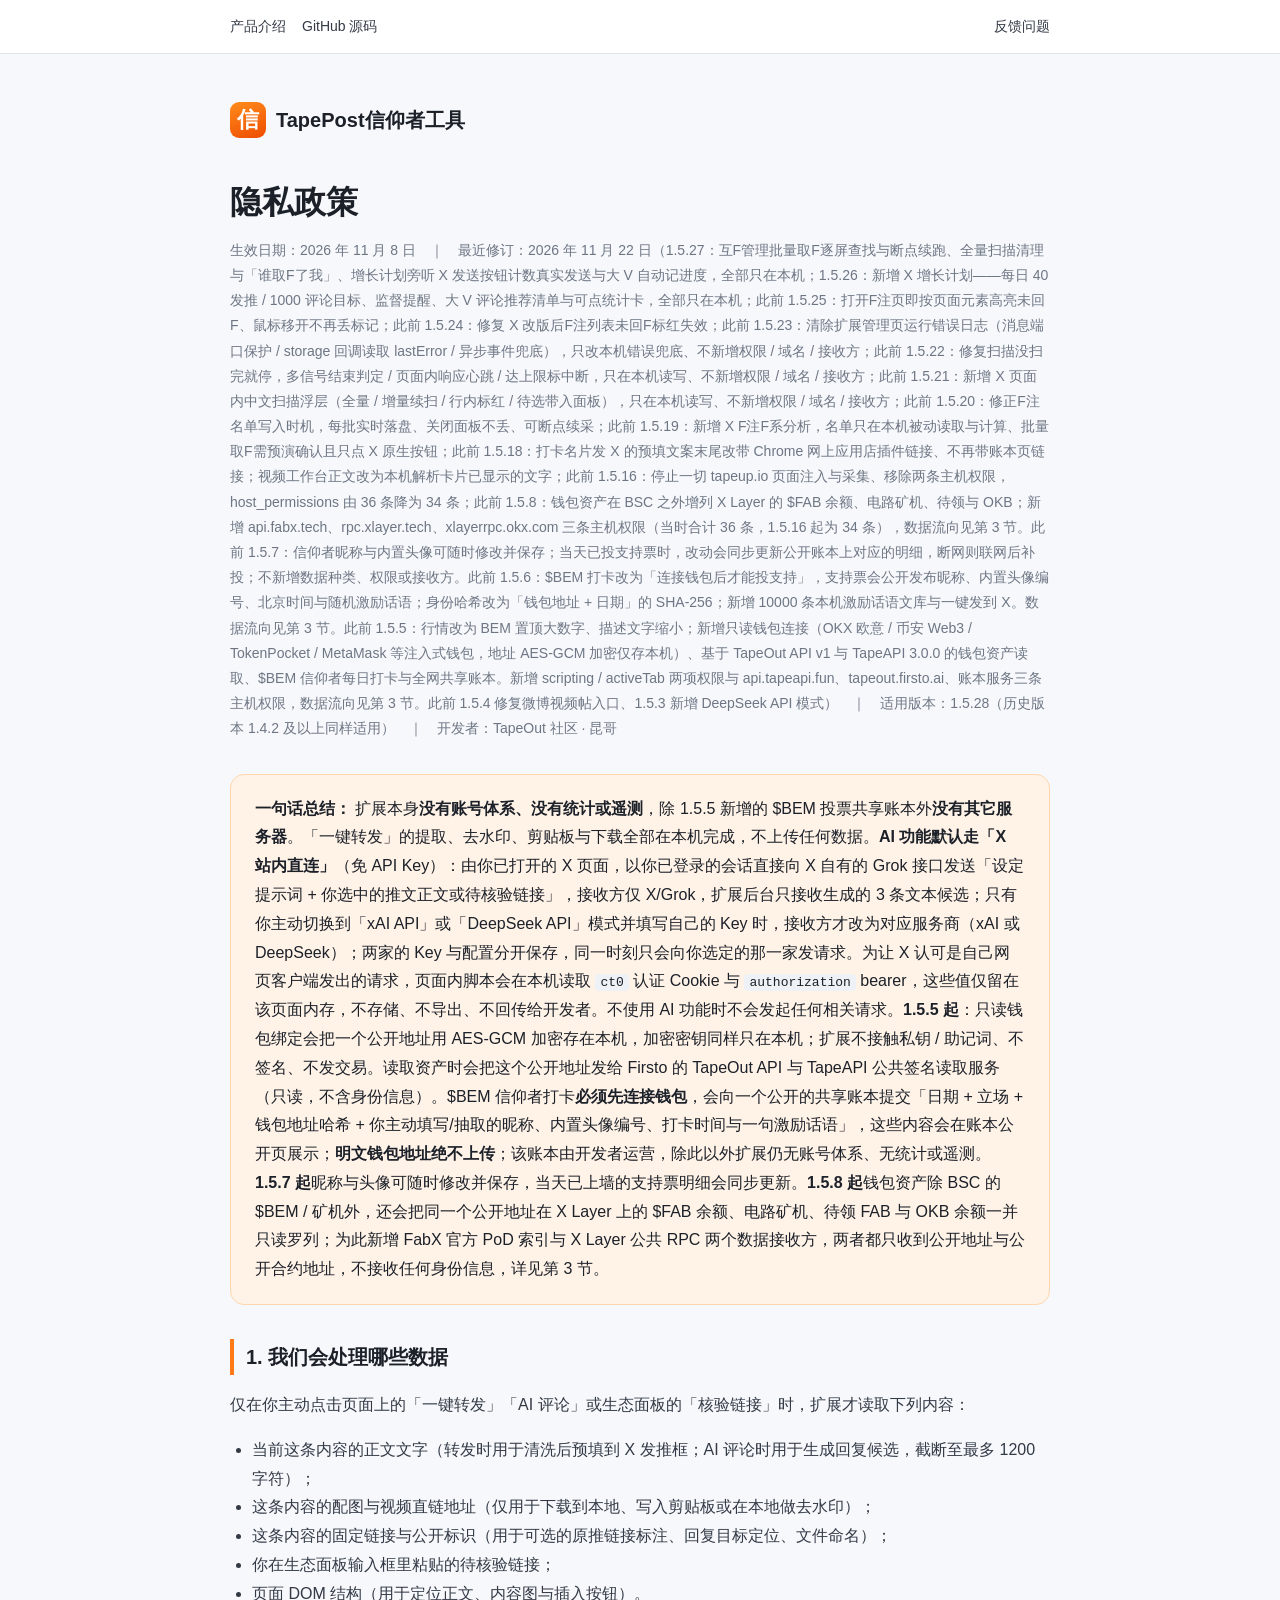
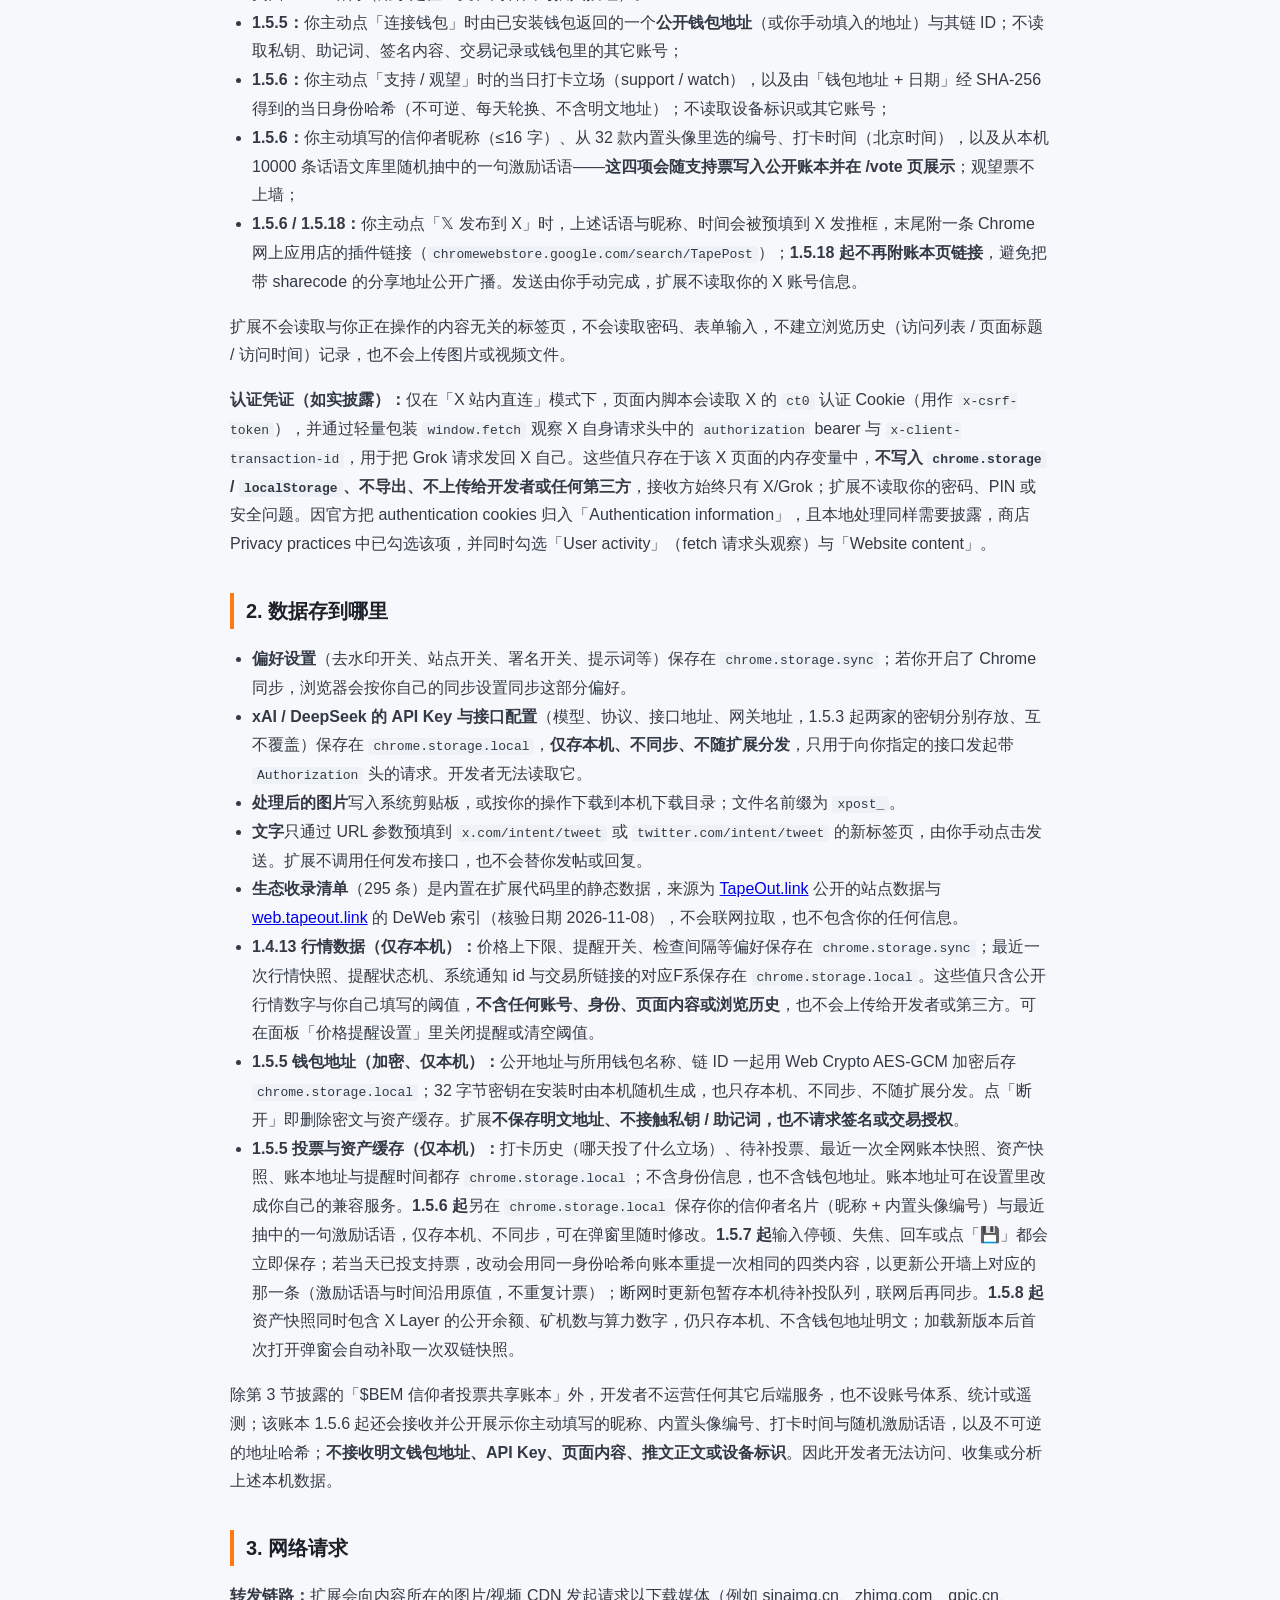
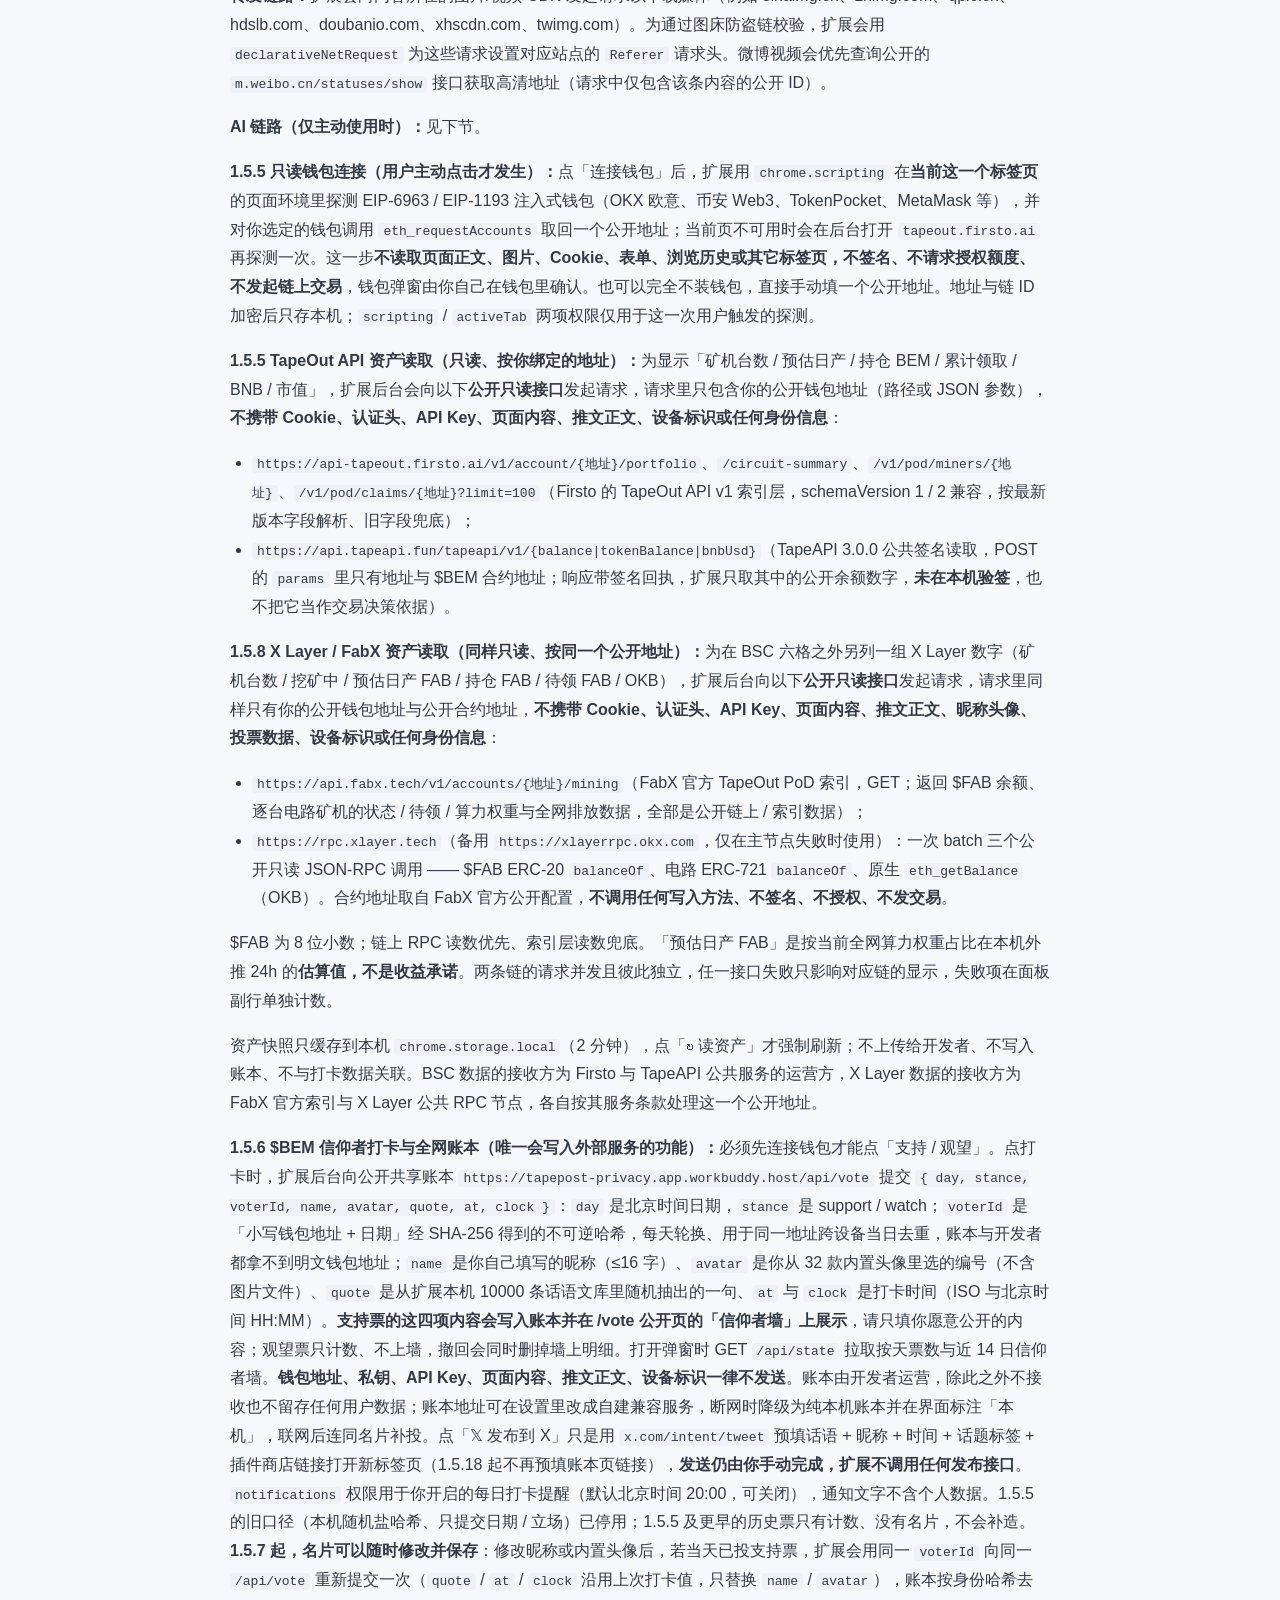
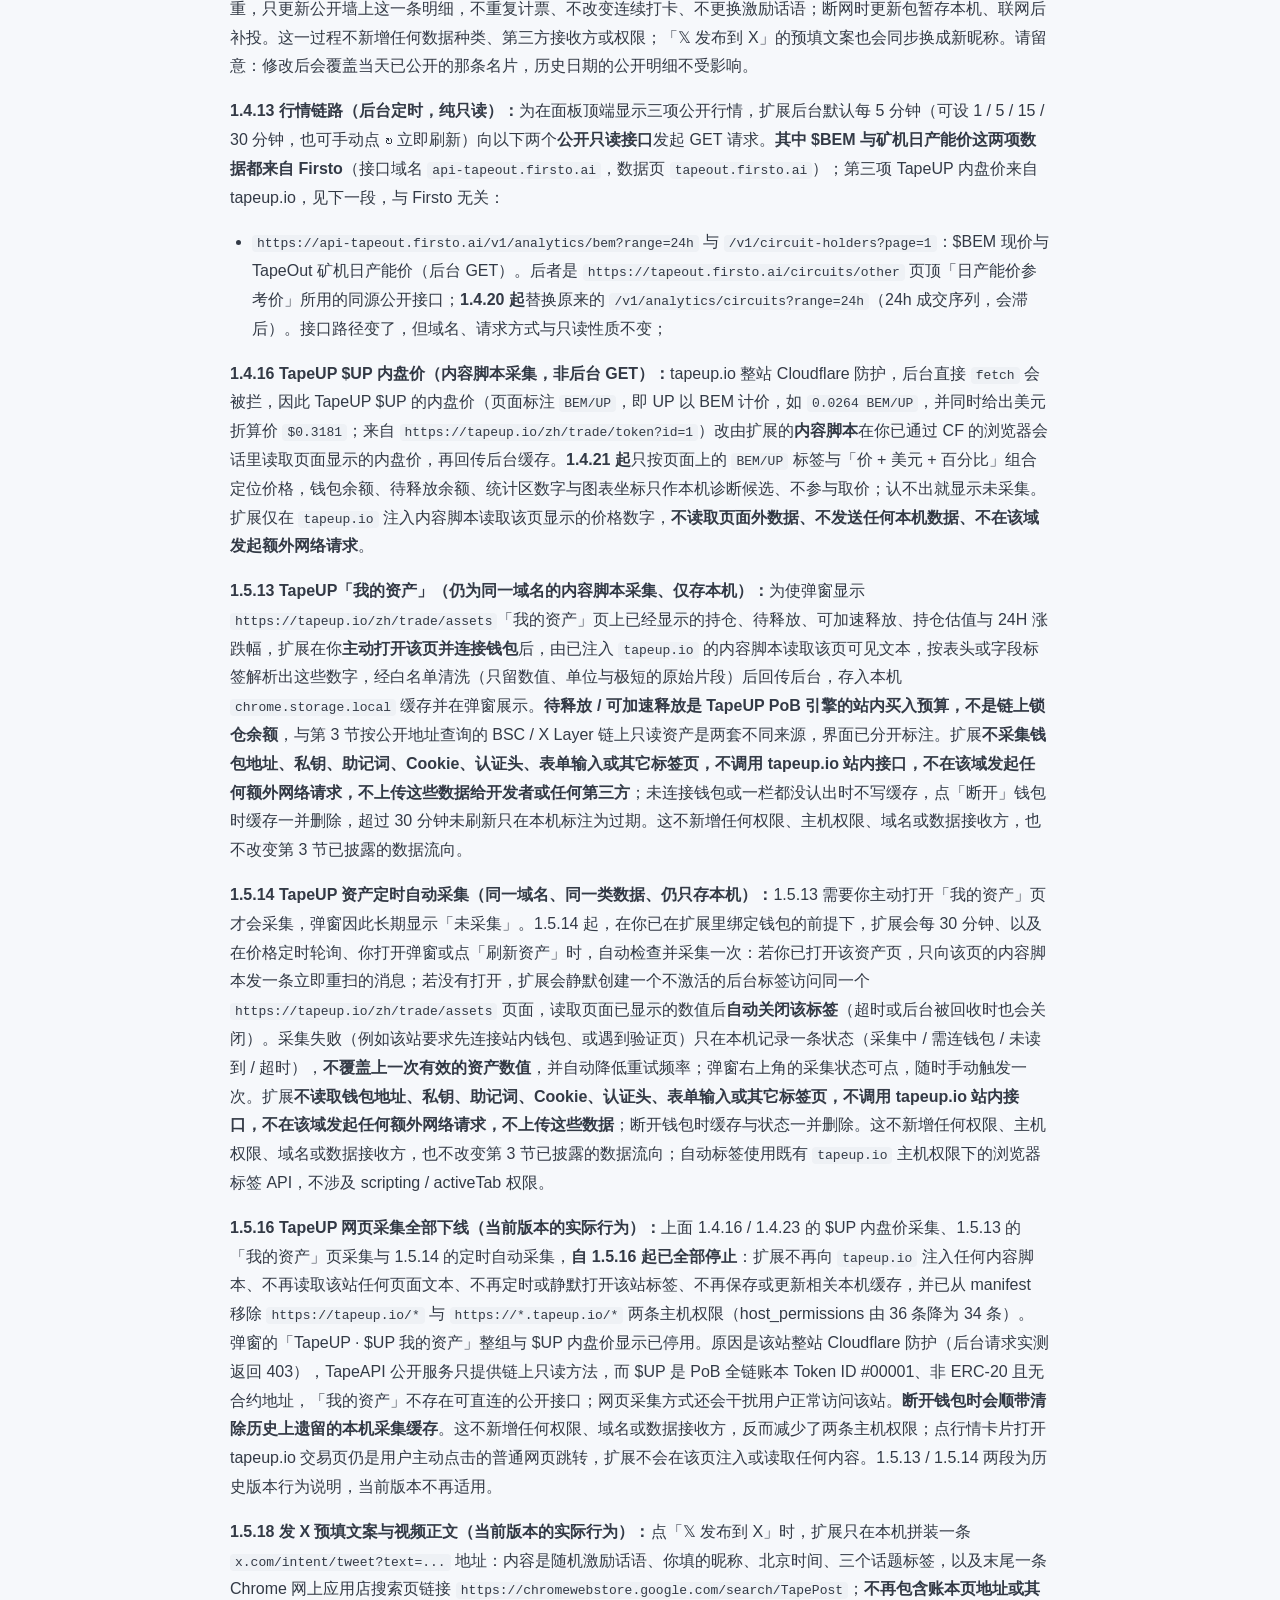
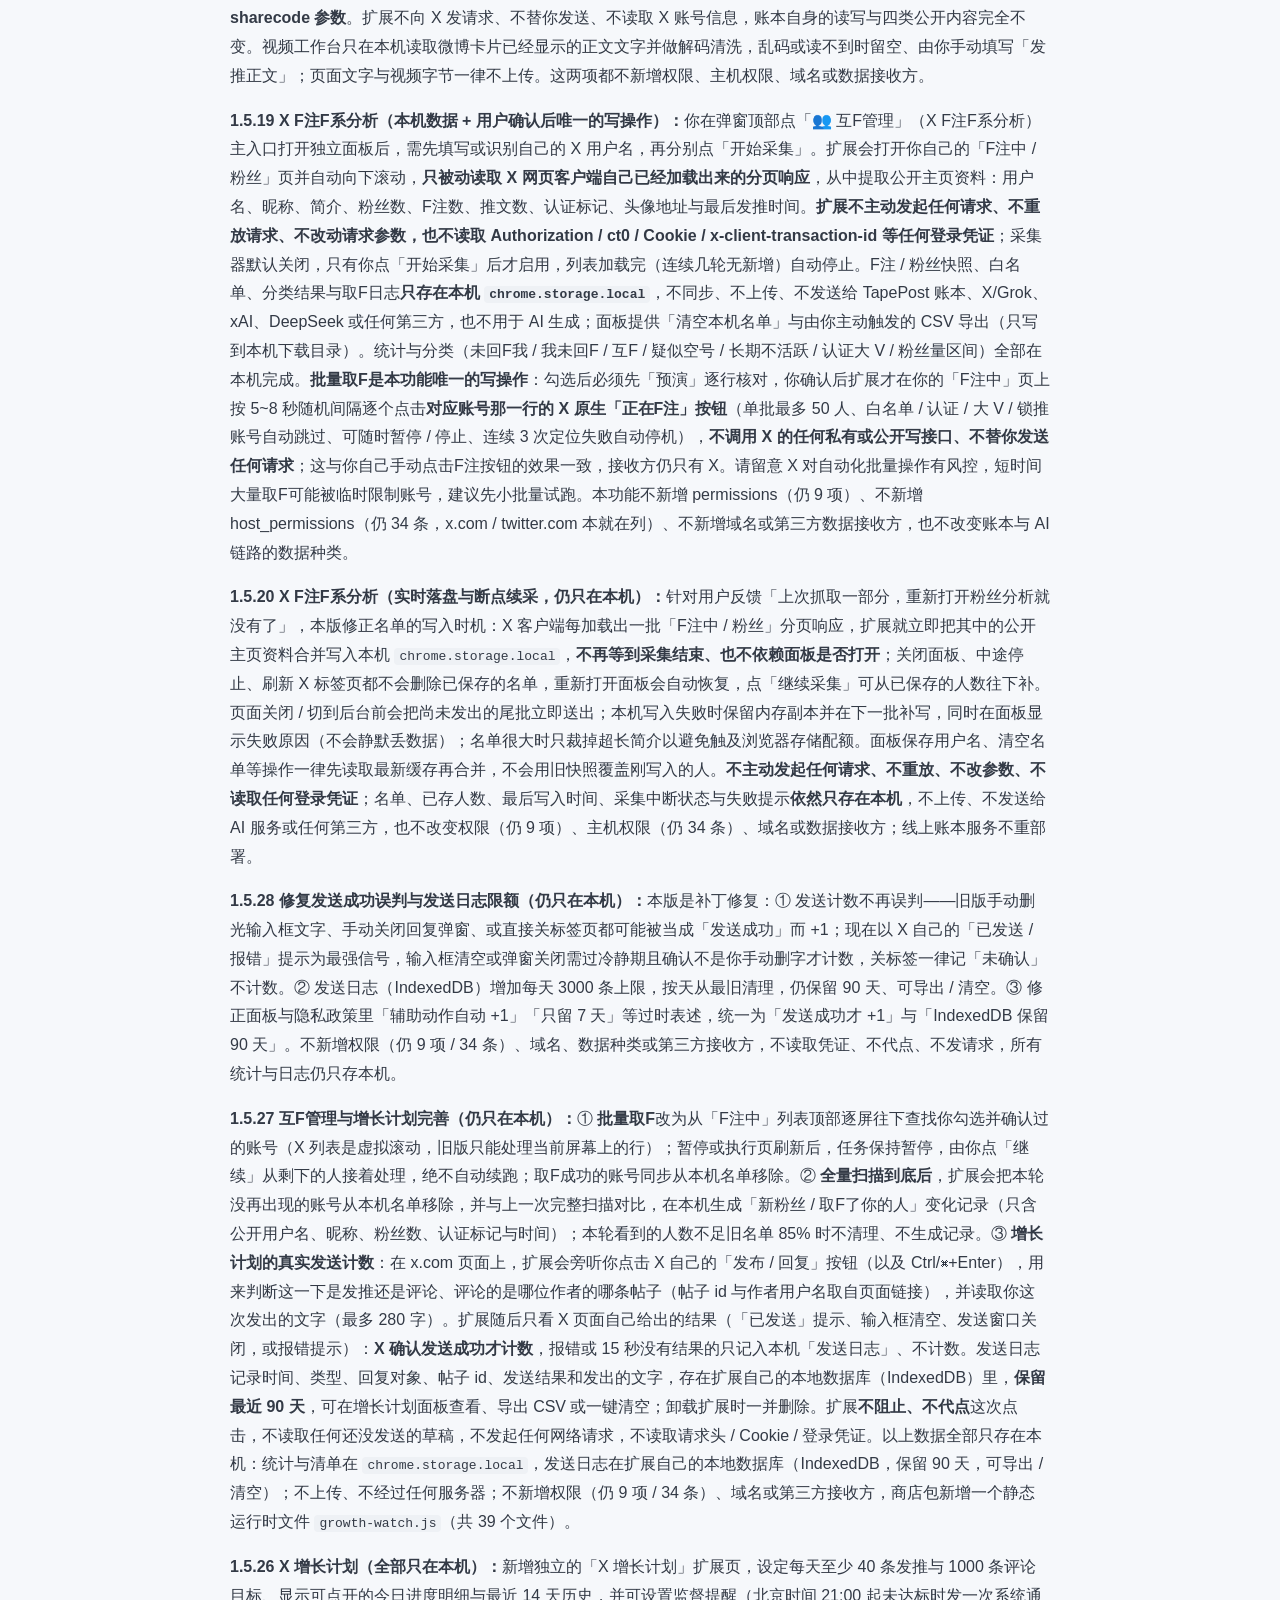
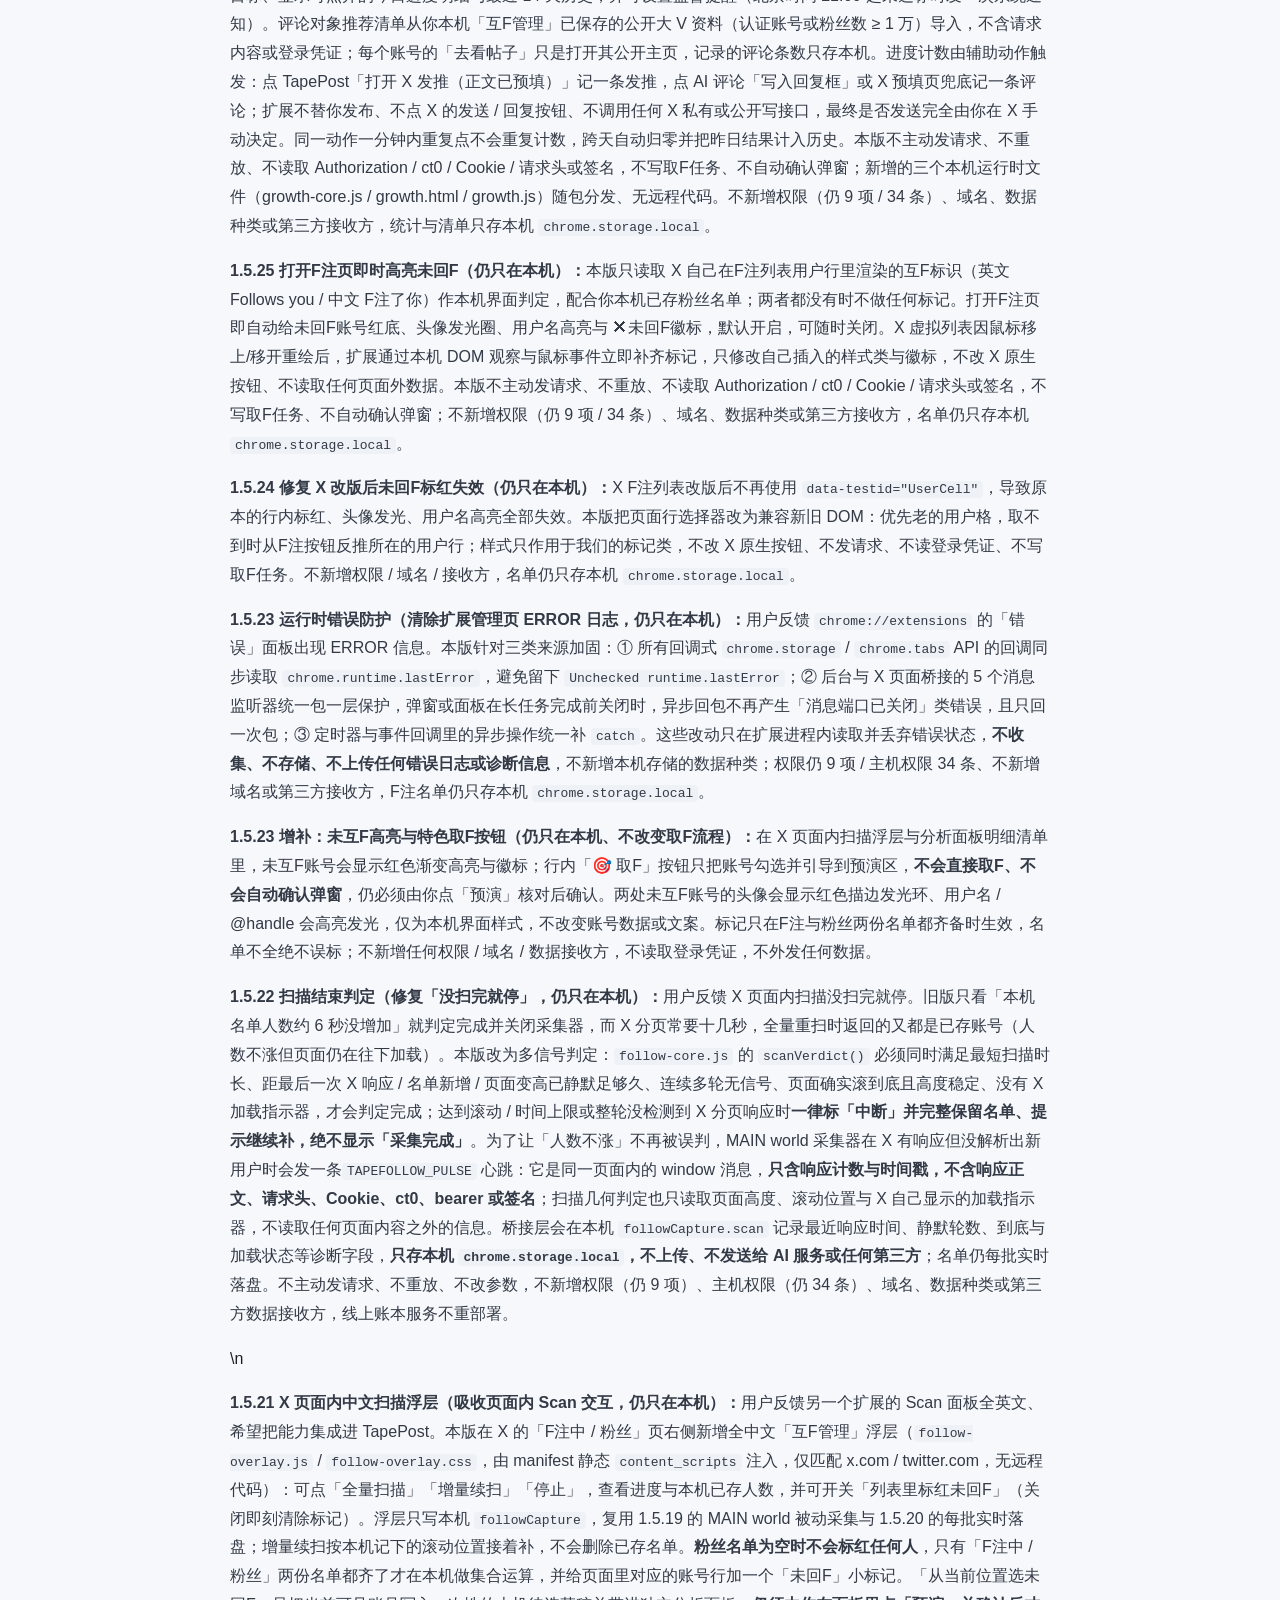
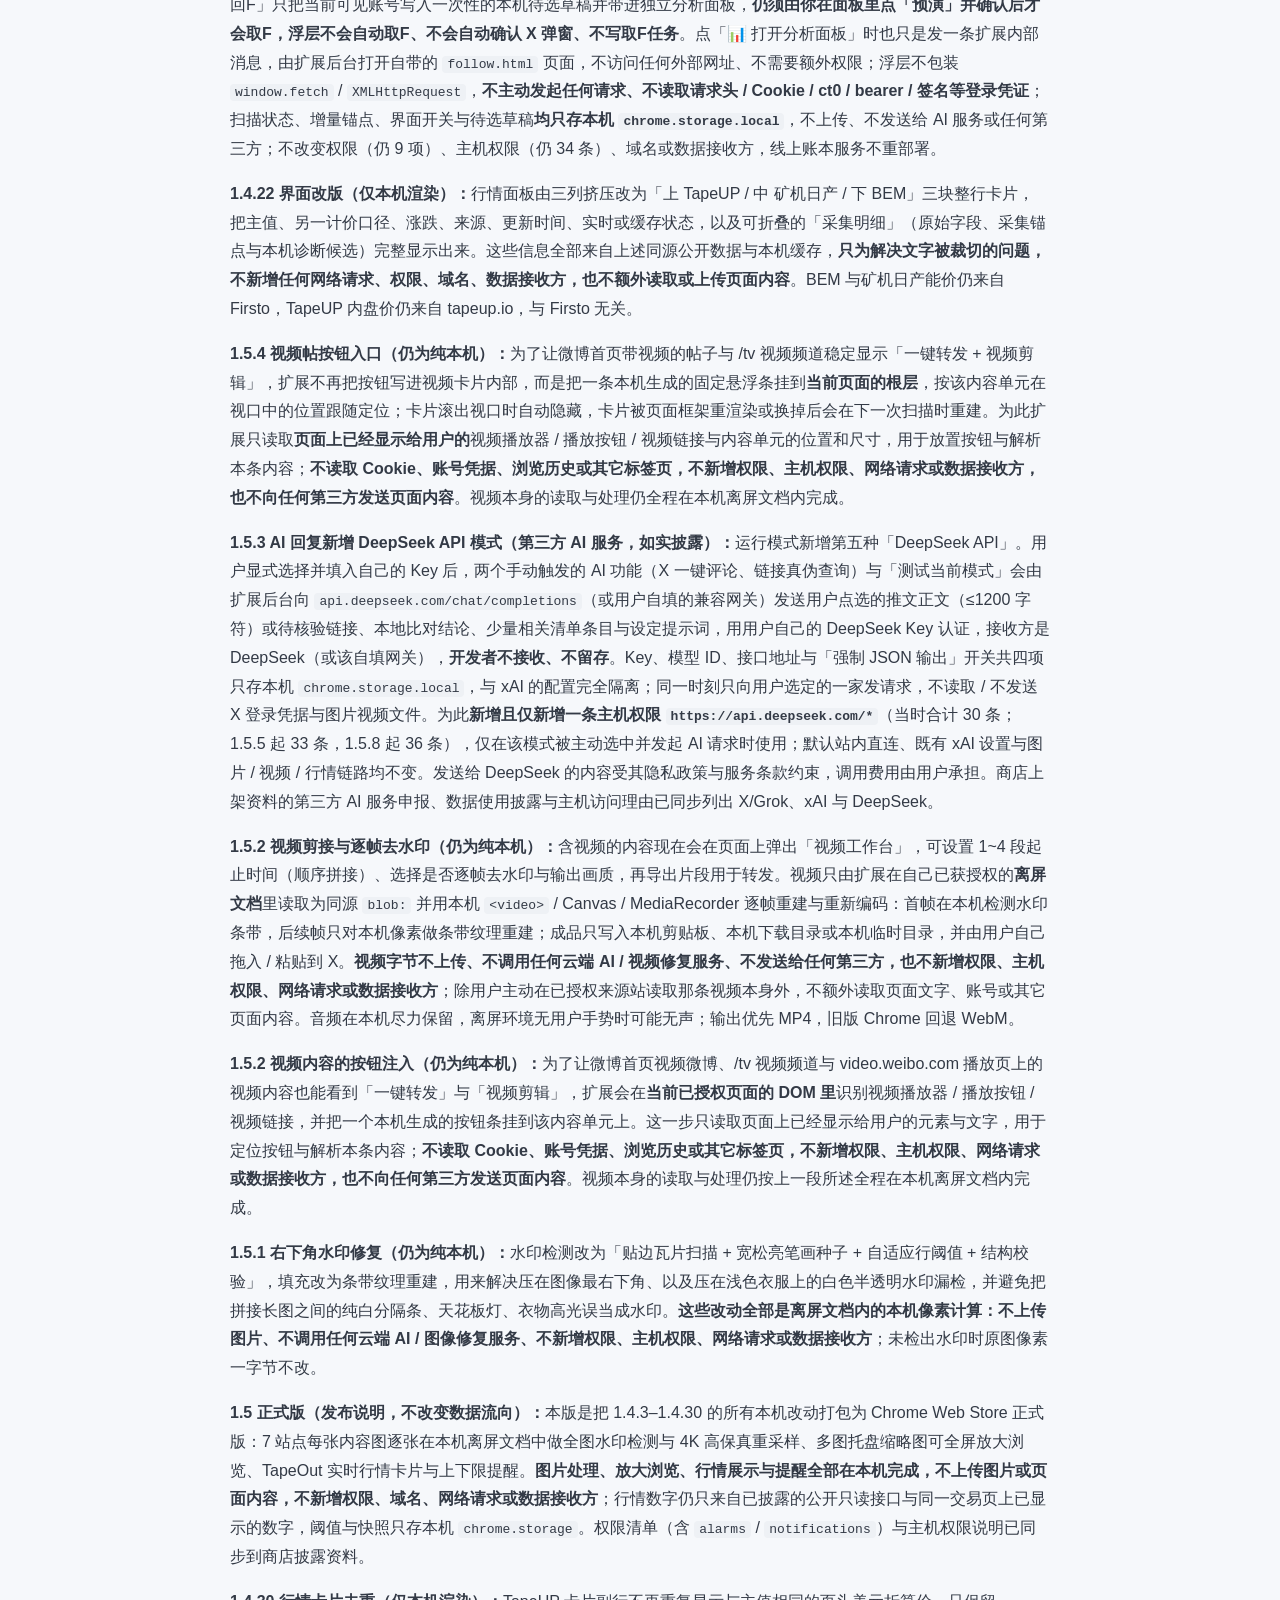
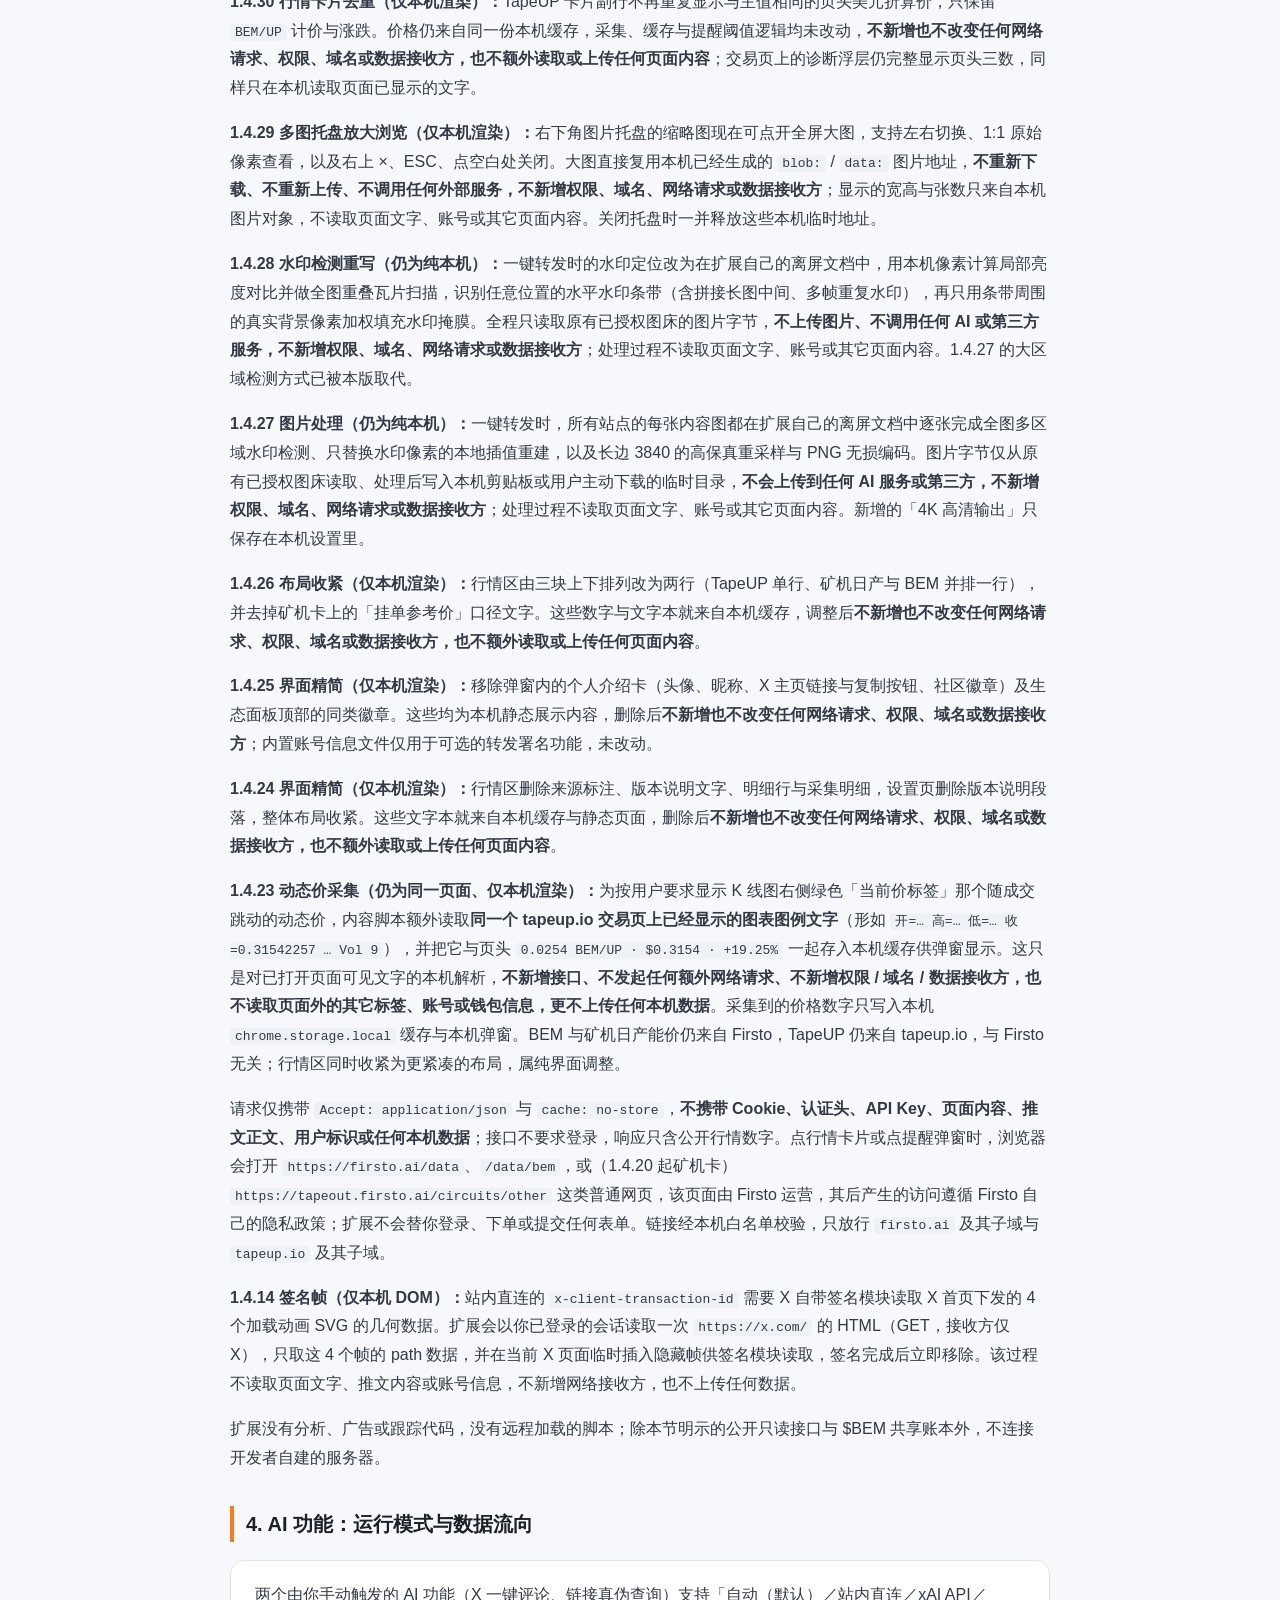
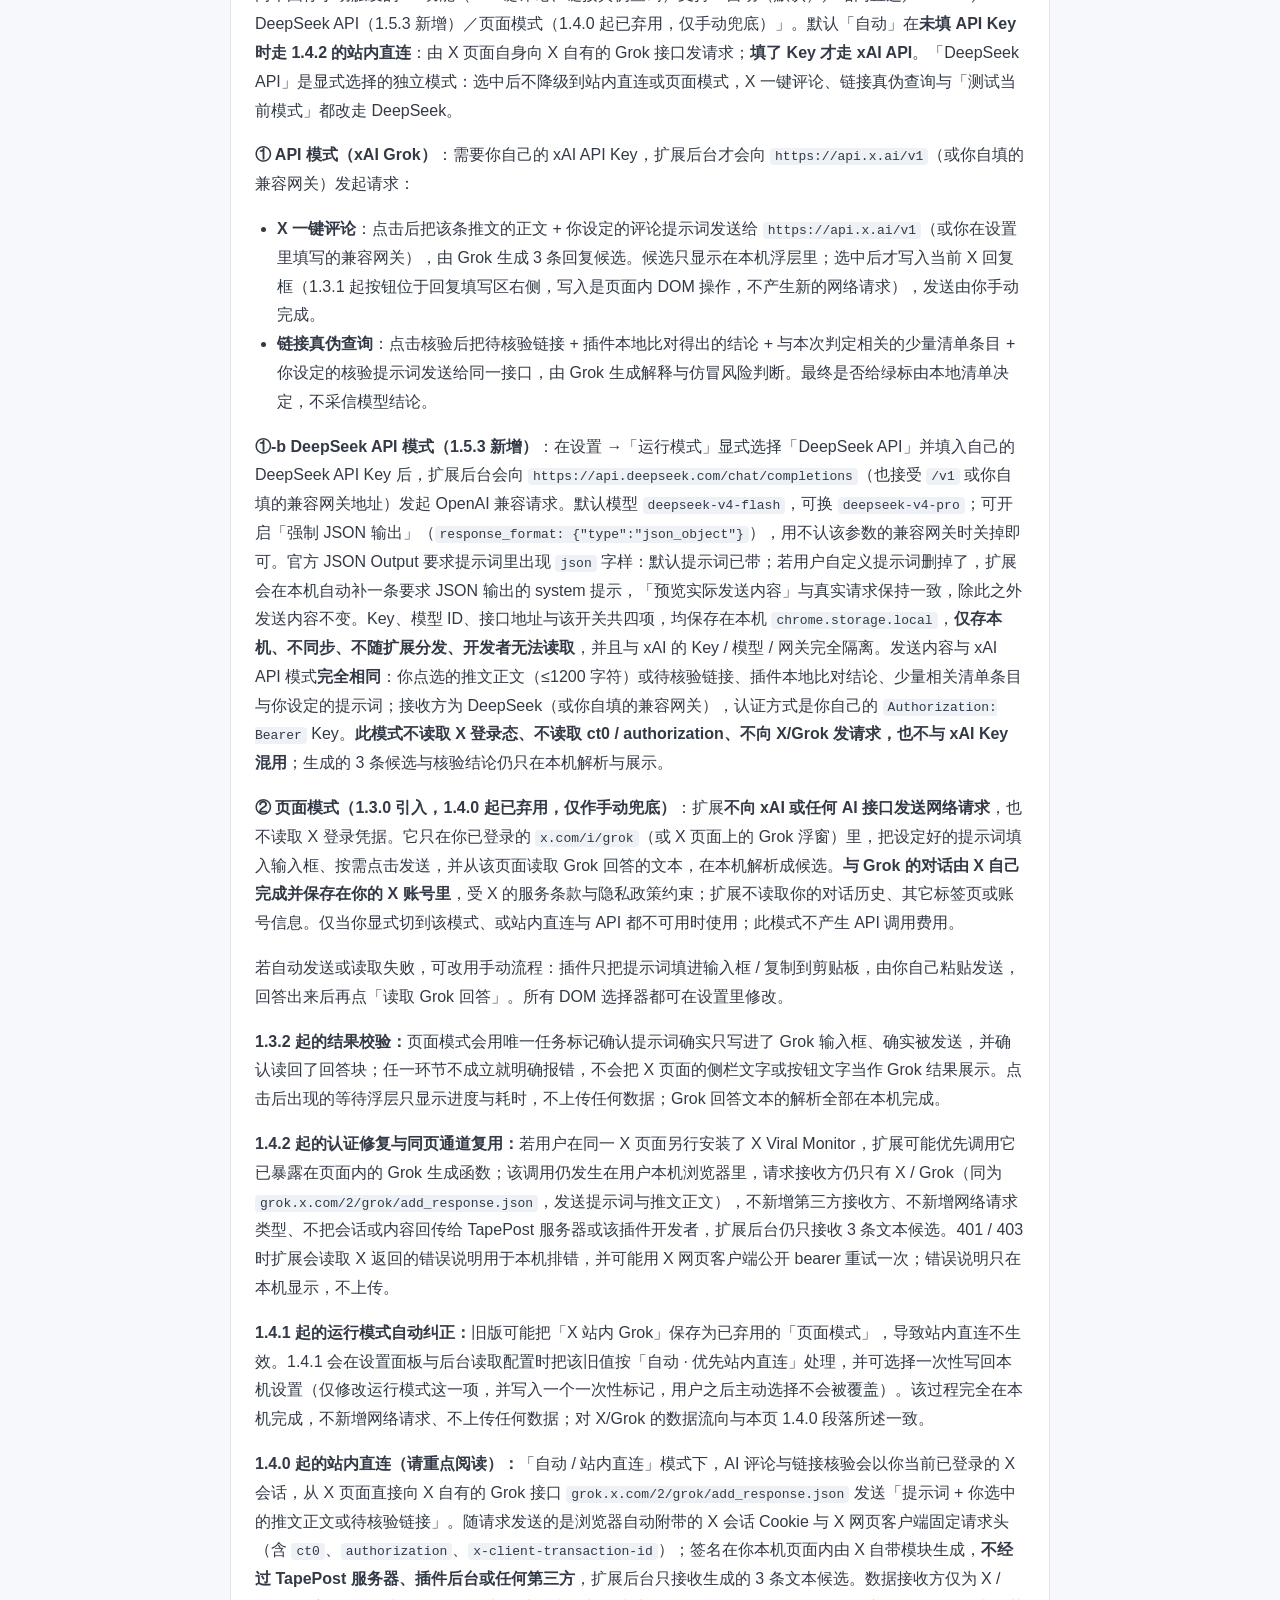
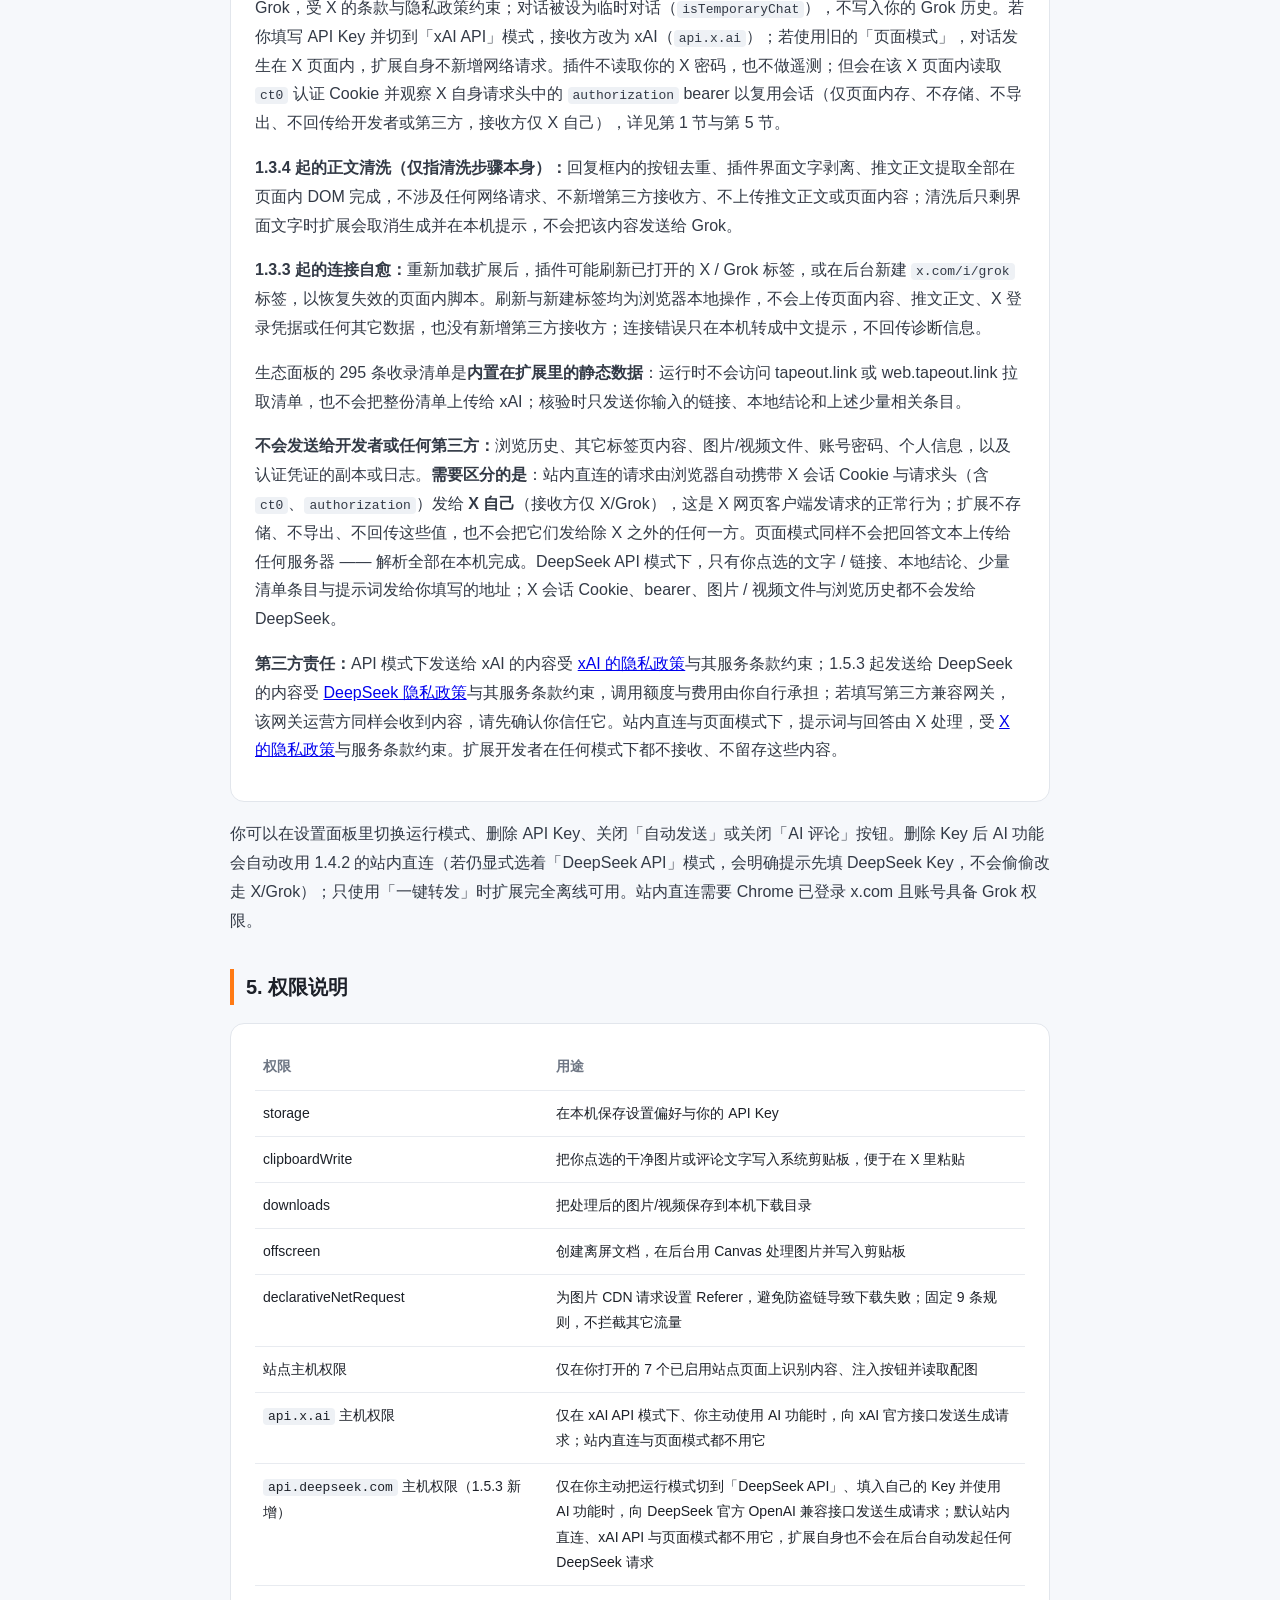
<file: docs/privacy.html>
<!doctype html>
<html lang="zh-CN">
<head>
<meta charset="utf-8">
<meta name="viewport" content="width=device-width, initial-scale=1">
<title>TapePost信仰者工具 隐私政策</title>
<style>
  :root { color-scheme: light; }
  body { margin:0; background:#f6f8fb; color:#1c2028; font:16px/1.8 -apple-system,BlinkMacSystemFont,"PingFang SC","Hiragino Sans GB","Microsoft YaHei",sans-serif; }
  .wrap { max-width:820px; margin:0 auto; padding:48px 24px 80px; }
  .brand { display:flex; align-items:center; gap:10px; font-size:20px; font-weight:700; }
  .mark { width:36px; height:36px; border-radius:9px; background:linear-gradient(160deg,#ff8c1c,#ee4c00); color:#fff; display:flex; align-items:center; justify-content:center; font-size:22px; }
  h1 { font-size:32px; margin:36px 0 6px; }
  .date { color:#6e7684; font-size:14px; margin-bottom:32px; }
  h2 { font-size:20px; margin:34px 0 10px; padding-left:12px; border-left:4px solid #ff7a14; }
  p, li { color:#333a46; }
  ul { padding-left:22px; }
  .box { background:#fff; border:1px solid #e2e6ec; border-radius:14px; padding:20px 24px; margin:18px 0; }
  .hi { background:#fff3e8; border:1px solid #ffd6ad; }
  table { width:100%; border-collapse:collapse; font-size:14px; }
  th, td { border-bottom:1px solid #e8ebf0; padding:10px 8px; text-align:left; vertical-align:top; }
  th { color:#6e7684; font-weight:600; }
  code { background:#eef1f5; padding:1px 5px; border-radius:4px; font-size:13px; }
  footer { margin-top:48px; color:#8a919e; font-size:13px; border-top:1px solid #e2e6ec; padding-top:18px; }
  .topbar { background:#fff; border-bottom:1px solid #e2e6ec; }
  .topbar .inner { max-width:820px; margin:0 auto; padding:14px 24px; display:flex; align-items:center; gap:16px; font-size:14px; flex-wrap:wrap; }
  .topbar .inner a { color:#333a46; text-decoration:none; }
  .topbar .inner a:hover { color:#ee4c00; }
  .topbar .spacer { margin-left:auto; }
</style>
</head>
<body>
<div class="topbar"><div class="inner">
  <a href="index.html">产品介绍</a>
  <a href="https://github.com/kenter1643/TapePost">GitHub 源码</a>
  <span class="spacer"></span>
  <a href="https://github.com/kenter1643/TapePost/issues">反馈问题</a>
</div></div>
<div class="wrap">
  <div class="brand"><span class="mark">信</span> TapePost信仰者工具</div>
  <h1>隐私政策</h1>
  <div class="date">生效日期：2026 年 11 月 8 日　｜　最近修订：2026 年 11 月 22 日（1.5.27：互F管理批量取F逐屏查找与断点续跑、全量扫描清理与「谁取F了我」、增长计划旁听 X 发送按钮计数真实发送与大 V 自动记进度，全部只在本机；1.5.26：新增 X 增长计划——每日 40 发推 / 1000 评论目标、监督提醒、大 V 评论推荐清单与可点统计卡，全部只在本机；此前 1.5.25：打开F注页即按页面元素高亮未回F、鼠标移开不再丢标记；此前 1.5.24：修复 X 改版后F注列表未回F标红失效；此前 1.5.23：清除扩展管理页运行错误日志（消息端口保护 / storage 回调读取 lastError / 异步事件兜底），只改本机错误兜底、不新增权限 / 域名 / 接收方；此前 1.5.22：修复扫描没扫完就停，多信号结束判定 / 页面内响应心跳 / 达上限标中断，只在本机读写、不新增权限 / 域名 / 接收方；此前 1.5.21：新增 X 页面内中文扫描浮层（全量 / 增量续扫 / 行内标红 / 待选带入面板），只在本机读写、不新增权限 / 域名 / 接收方；此前 1.5.20：修正F注名单写入时机，每批实时落盘、关闭面板不丢、可断点续采；此前 1.5.19：新增 X F注F系分析，名单只在本机被动读取与计算、批量取F需预演确认且只点 X 原生按钮；此前 1.5.18：打卡名片发 X 的预填文案末尾改带 Chrome 网上应用店插件链接、不再带账本页链接；视频工作台正文改为本机解析卡片已显示的文字；此前 1.5.16：停止一切 tapeup.io 页面注入与采集、移除两条主机权限，host_permissions 由 36 条降为 34 条；此前 1.5.8：钱包资产在 BSC 之外增列 X Layer 的 $FAB 余额、电路矿机、待领与 OKB；新增 api.fabx.tech、rpc.xlayer.tech、xlayerrpc.okx.com 三条主机权限（当时合计 36 条，1.5.16 起为 34 条），数据流向见第 3 节。此前 1.5.7：信仰者昵称与内置头像可随时修改并保存；当天已投支持票时，改动会同步更新公开账本上对应的明细，断网则联网后补投；不新增数据种类、权限或接收方。此前 1.5.6：$BEM 打卡改为「连接钱包后才能投支持」，支持票会公开发布昵称、内置头像编号、北京时间与随机激励话语；身份哈希改为「钱包地址 + 日期」的 SHA-256；新增 10000 条本机激励话语文库与一键发到 X。数据流向见第 3 节。此前 1.5.5：行情改为 BEM 置顶大数字、描述文字缩小；新增只读钱包连接（OKX 欧意 / 币安 Web3 / TokenPocket / MetaMask 等注入式钱包，地址 AES-GCM 加密仅存本机）、基于 TapeOut API v1 与 TapeAPI 3.0.0 的钱包资产读取、$BEM 信仰者每日打卡与全网共享账本。新增 scripting / activeTab 两项权限与 api.tapeapi.fun、tapeout.firsto.ai、账本服务三条主机权限，数据流向见第 3 节。此前 1.5.4 修复微博视频帖入口、1.5.3 新增 DeepSeek API 模式）　｜　适用版本：1.5.28（历史版本 1.4.2 及以上同样适用）　｜　开发者：TapeOut 社区 · 昆哥</div>

  <div class="box hi">
    <strong>一句话总结：</strong> 扩展本身<strong>没有账号体系、没有统计或遥测</strong>，除 1.5.5 新增的 $BEM 投票共享账本外<strong>没有其它服务器</strong>。「一键转发」的提取、去水印、剪贴板与下载全部在本机完成，不上传任何数据。<strong>AI 功能默认走「X 站内直连」</strong>（免 API Key）：由你已打开的 X 页面，以你已登录的会话直接向 X 自有的 Grok 接口发送「设定提示词 + 你选中的推文正文或待核验链接」，接收方仅 X/Grok，扩展后台只接收生成的 3 条文本候选；只有你主动切换到「xAI API」或「DeepSeek API」模式并填写自己的 Key 时，接收方才改为对应服务商（xAI 或 DeepSeek）；两家的 Key 与配置分开保存，同一时刻只会向你选定的那一家发请求。为让 X 认可是自己网页客户端发出的请求，页面内脚本会在本机读取 <code>ct0</code> 认证 Cookie 与 <code>authorization</code> bearer，这些值仅留在该页面内存，不存储、不导出、不回传给开发者。不使用 AI 功能时不会发起任何相关请求。<strong>1.5.5 起</strong>：只读钱包绑定会把一个公开地址用 AES-GCM 加密存在本机，加密密钥同样只在本机；扩展不接触私钥 / 助记词、不签名、不发交易。读取资产时会把这个公开地址发给 Firsto 的 TapeOut API 与 TapeAPI 公共签名读取服务（只读，不含身份信息）。$BEM 信仰者打卡<strong>必须先连接钱包</strong>，会向一个公开的共享账本提交「日期 + 立场 + 钱包地址哈希 + 你主动填写/抽取的昵称、内置头像编号、打卡时间与一句激励话语」，这些内容会在账本公开页展示；<strong>明文钱包地址绝不上传</strong>；该账本由开发者运营，除此以外扩展仍无账号体系、无统计或遥测。<strong>1.5.7 起</strong>昵称与头像可随时修改并保存，当天已上墙的支持票明细会同步更新。<strong>1.5.8 起</strong>钱包资产除 BSC 的 $BEM / 矿机外，还会把同一个公开地址在 X Layer 上的 $FAB 余额、电路矿机、待领 FAB 与 OKB 余额一并只读罗列；为此新增 FabX 官方 PoD 索引与 X Layer 公共 RPC 两个数据接收方，两者都只收到公开地址与公开合约地址，不接收任何身份信息，详见第 3 节。
  </div>

  <h2>1. 我们会处理哪些数据</h2>
  <p>仅在你主动点击页面上的「一键转发」「AI 评论」或生态面板的「核验链接」时，扩展才读取下列内容：</p>
  <ul>
    <li>当前这条内容的正文文字（转发时用于清洗后预填到 X 发推框；AI 评论时用于生成回复候选，截断至最多 1200 字符）；</li>
    <li>这条内容的配图与视频直链地址（仅用于下载到本地、写入剪贴板或在本地做去水印）；</li>
    <li>这条内容的固定链接与公开标识（用于可选的原推链接标注、回复目标定位、文件命名）；</li>
    <li>你在生态面板输入框里粘贴的待核验链接；</li>
    <li>页面 DOM 结构（用于定位正文、内容图与插入按钮）。</li>
    <li><strong>1.5.5：</strong>你主动点「连接钱包」时由已安装钱包返回的一个<strong>公开钱包地址</strong>（或你手动填入的地址）与其链 ID；不读取私钥、助记词、签名内容、交易记录或钱包里的其它账号；</li>
    <li><strong>1.5.6：</strong>你主动点「支持 / 观望」时的当日打卡立场（support / watch），以及由「钱包地址 + 日期」经 SHA-256 得到的当日身份哈希（不可逆、每天轮换、不含明文地址）；不读取设备标识或其它账号；</li>
    <li><strong>1.5.6：</strong>你主动填写的信仰者昵称（≤16 字）、从 32 款内置头像里选的编号、打卡时间（北京时间），以及从本机 10000 条话语文库里随机抽中的一句激励话语——<strong>这四项会随支持票写入公开账本并在 /vote 页展示</strong>；观望票不上墙；</li>
    <li><strong>1.5.6 / 1.5.18：</strong>你主动点「𝕏 发布到 X」时，上述话语与昵称、时间会被预填到 X 发推框，末尾附一条 Chrome 网上应用店的插件链接（<code>chromewebstore.google.com/search/TapePost</code>）；<strong>1.5.18 起不再附账本页链接</strong>，避免把带 sharecode 的分享地址公开广播。发送由你手动完成，扩展不读取你的 X 账号信息。</li>
  </ul>
  <p>扩展不会读取与你正在操作的内容无关的标签页，不会读取密码、表单输入，不建立浏览历史（访问列表 / 页面标题 / 访问时间）记录，也不会上传图片或视频文件。</p>
  <p><strong>认证凭证（如实披露）：</strong>仅在「X 站内直连」模式下，页面内脚本会读取 X 的 <code>ct0</code> 认证 Cookie（用作 <code>x-csrf-token</code>），并通过轻量包装 <code>window.fetch</code> 观察 X 自身请求头中的 <code>authorization</code> bearer 与 <code>x-client-transaction-id</code>，用于把 Grok 请求发回 X 自己。这些值只存在于该 X 页面的内存变量中，<strong>不写入 <code>chrome.storage</code> / <code>localStorage</code>、不导出、不上传给开发者或任何第三方</strong>，接收方始终只有 X/Grok；扩展不读取你的密码、PIN 或安全问题。因官方把 authentication cookies 归入「Authentication information」，且本地处理同样需要披露，商店 Privacy practices 中已勾选该项，并同时勾选「User activity」（fetch 请求头观察）与「Website content」。</p>

  <h2>2. 数据存到哪里</h2>
  <ul>
    <li><strong>偏好设置</strong>（去水印开关、站点开关、署名开关、提示词等）保存在 <code>chrome.storage.sync</code>；若你开启了 Chrome 同步，浏览器会按你自己的同步设置同步这部分偏好。</li>
    <li><strong>xAI / DeepSeek 的 API Key 与接口配置</strong>（模型、协议、接口地址、网关地址，1.5.3 起两家的密钥分别存放、互不覆盖）保存在 <code>chrome.storage.local</code>，<strong>仅存本机、不同步、不随扩展分发</strong>，只用于向你指定的接口发起带 <code>Authorization</code> 头的请求。开发者无法读取它。</li>
    <li><strong>处理后的图片</strong>写入系统剪贴板，或按你的操作下载到本机下载目录；文件名前缀为 <code>xpost_</code>。</li>
    <li><strong>文字</strong>只通过 URL 参数预填到 <code>x.com/intent/tweet</code> 或 <code>twitter.com/intent/tweet</code> 的新标签页，由你手动点击发送。扩展不调用任何发布接口，也不会替你发帖或回复。</li>
    <li><strong>生态收录清单</strong>（295 条）是内置在扩展代码里的静态数据，来源为 <a href="https://tapeout.link/">TapeOut.link</a> 公开的站点数据与 <a href="https://web.tapeout.link/">web.tapeout.link</a> 的 DeWeb 索引（核验日期 2026-11-08），不会联网拉取，也不包含你的任何信息。</li>
    <li><strong>1.4.13 行情数据（仅存本机）：</strong>价格上下限、提醒开关、检查间隔等偏好保存在 <code>chrome.storage.sync</code>；最近一次行情快照、提醒状态机、系统通知 id 与交易所链接的对应F系保存在 <code>chrome.storage.local</code>。这些值只含公开行情数字与你自己填写的阈值，<strong>不含任何账号、身份、页面内容或浏览历史</strong>，也不会上传给开发者或第三方。可在面板「价格提醒设置」里关闭提醒或清空阈值。</li>
    <li><strong>1.5.5 钱包地址（加密、仅本机）：</strong>公开地址与所用钱包名称、链 ID 一起用 Web Crypto AES-GCM 加密后存 <code>chrome.storage.local</code>；32 字节密钥在安装时由本机随机生成，也只存本机、不同步、不随扩展分发。点「断开」即删除密文与资产缓存。扩展<strong>不保存明文地址、不接触私钥 / 助记词，也不请求签名或交易授权</strong>。</li>
    <li><strong>1.5.5 投票与资产缓存（仅本机）：</strong>打卡历史（哪天投了什么立场）、待补投票、最近一次全网账本快照、资产快照、账本地址与提醒时间都存 <code>chrome.storage.local</code>；不含身份信息，也不含钱包地址。账本地址可在设置里改成你自己的兼容服务。<strong>1.5.6 起</strong>另在 <code>chrome.storage.local</code> 保存你的信仰者名片（昵称 + 内置头像编号）与最近抽中的一句激励话语，仅存本机、不同步，可在弹窗里随时修改。<strong>1.5.7 起</strong>输入停顿、失焦、回车或点「💾」都会立即保存；若当天已投支持票，改动会用同一身份哈希向账本重提一次相同的四类内容，以更新公开墙上对应的那一条（激励话语与时间沿用原值，不重复计票）；断网时更新包暂存本机待补投队列，联网后再同步。<strong>1.5.8 起</strong>资产快照同时包含 X Layer 的公开余额、矿机数与算力数字，仍只存本机、不含钱包地址明文；加载新版本后首次打开弹窗会自动补取一次双链快照。</li>
  </ul>
  <p>除第 3 节披露的「$BEM 信仰者投票共享账本」外，开发者不运营任何其它后端服务，也不设账号体系、统计或遥测；该账本 1.5.6 起还会接收并公开展示你主动填写的昵称、内置头像编号、打卡时间与随机激励话语，以及不可逆的地址哈希；<strong>不接收明文钱包地址、API Key、页面内容、推文正文或设备标识</strong>。因此开发者无法访问、收集或分析上述本机数据。</p>

  <h2>3. 网络请求</h2>
  <p><strong>转发链路：</strong>扩展会向内容所在的图片/视频 CDN 发起请求以下载媒体（例如 sinaimg.cn、zhimg.com、qpic.cn、hdslb.com、doubanio.com、xhscdn.com、twimg.com）。为通过图床防盗链校验，扩展会用 <code>declarativeNetRequest</code> 为这些请求设置对应站点的 <code>Referer</code> 请求头。微博视频会优先查询公开的 <code>m.weibo.cn/statuses/show</code> 接口获取高清地址（请求中仅包含该条内容的公开 ID）。</p>
  <p><strong>AI 链路（仅主动使用时）：</strong>见下节。</p>
  <p><strong>1.5.5 只读钱包连接（用户主动点击才发生）：</strong>点「连接钱包」后，扩展用 <code>chrome.scripting</code> 在<strong>当前这一个标签页</strong>的页面环境里探测 EIP-6963 / EIP-1193 注入式钱包（OKX 欧意、币安 Web3、TokenPocket、MetaMask 等），并对你选定的钱包调用 <code>eth_requestAccounts</code> 取回一个公开地址；当前页不可用时会在后台打开 <code>tapeout.firsto.ai</code> 再探测一次。这一步<strong>不读取页面正文、图片、Cookie、表单、浏览历史或其它标签页，不签名、不请求授权额度、不发起链上交易</strong>，钱包弹窗由你自己在钱包里确认。也可以完全不装钱包，直接手动填一个公开地址。地址与链 ID 加密后只存本机；<code>scripting</code> / <code>activeTab</code> 两项权限仅用于这一次用户触发的探测。</p>
  <p><strong>1.5.5 TapeOut API 资产读取（只读、按你绑定的地址）：</strong>为显示「矿机台数 / 预估日产 / 持仓 BEM / 累计领取 / BNB / 市值」，扩展后台会向以下<strong>公开只读接口</strong>发起请求，请求里只包含你的公开钱包地址（路径或 JSON 参数），<strong>不携带 Cookie、认证头、API Key、页面内容、推文正文、设备标识或任何身份信息</strong>：</p>
  <ul>
    <li><code>https://api-tapeout.firsto.ai/v1/account/{地址}/portfolio</code>、<code>/circuit-summary</code>、<code>/v1/pod/miners/{地址}</code>、<code>/v1/pod/claims/{地址}?limit=100</code>（Firsto 的 TapeOut API v1 索引层，schemaVersion 1 / 2 兼容，按最新版本字段解析、旧字段兜底）；</li>
    <li><code>https://api.tapeapi.fun/tapeapi/v1/{balance|tokenBalance|bnbUsd}</code>（TapeAPI 3.0.0 公共签名读取，POST 的 <code>params</code> 里只有地址与 $BEM 合约地址；响应带签名回执，扩展只取其中的公开余额数字，<strong>未在本机验签</strong>，也不把它当作交易决策依据）。</li>
  </ul>
  <p><strong>1.5.8 X Layer / FabX 资产读取（同样只读、按同一个公开地址）：</strong>为在 BSC 六格之外另列一组 X Layer 数字（矿机台数 / 挖矿中 / 预估日产 FAB / 持仓 FAB / 待领 FAB / OKB），扩展后台向以下<strong>公开只读接口</strong>发起请求，请求里同样只有你的公开钱包地址与公开合约地址，<strong>不携带 Cookie、认证头、API Key、页面内容、推文正文、昵称头像、投票数据、设备标识或任何身份信息</strong>：</p>
  <ul>
    <li><code>https://api.fabx.tech/v1/accounts/{地址}/mining</code>（FabX 官方 TapeOut PoD 索引，GET；返回 $FAB 余额、逐台电路矿机的状态 / 待领 / 算力权重与全网排放数据，全部是公开链上 / 索引数据）；</li>
    <li><code>https://rpc.xlayer.tech</code>（备用 <code>https://xlayerrpc.okx.com</code>，仅在主节点失败时使用）：一次 batch 三个公开只读 JSON-RPC 调用 —— $FAB ERC-20 <code>balanceOf</code>、电路 ERC-721 <code>balanceOf</code>、原生 <code>eth_getBalance</code>（OKB）。合约地址取自 FabX 官方公开配置，<strong>不调用任何写入方法、不签名、不授权、不发交易</strong>。</li>
  </ul>
  <p>$FAB 为 8 位小数；链上 RPC 读数优先、索引层读数兜底。「预估日产 FAB」是按当前全网算力权重占比在本机外推 24h 的<strong>估算值，不是收益承诺</strong>。两条链的请求并发且彼此独立，任一接口失败只影响对应链的显示，失败项在面板副行单独计数。</p>
  <p>资产快照只缓存到本机 <code>chrome.storage.local</code>（2 分钟），点「↻ 读资产」才强制刷新；不上传给开发者、不写入账本、不与打卡数据关联。BSC 数据的接收方为 Firsto 与 TapeAPI 公共服务的运营方，X Layer 数据的接收方为 FabX 官方索引与 X Layer 公共 RPC 节点，各自按其服务条款处理这一个公开地址。</p>
  <p><strong>1.5.6 $BEM 信仰者打卡与全网账本（唯一会写入外部服务的功能）：</strong>必须先连接钱包才能点「支持 / 观望」。点打卡时，扩展后台向公开共享账本 <code>https://tapepost-privacy.app.workbuddy.host/api/vote</code> 提交 <code>{ day, stance, voterId, name, avatar, quote, at, clock }</code>：<code>day</code> 是北京时间日期，<code>stance</code> 是 support / watch；<code>voterId</code> 是「小写钱包地址 + 日期」经 SHA-256 得到的不可逆哈希，每天轮换、用于同一地址跨设备当日去重，账本与开发者都拿不到明文钱包地址；<code>name</code> 是你自己填写的昵称（≤16 字）、<code>avatar</code> 是你从 32 款内置头像里选的编号（不含图片文件）、<code>quote</code> 是从扩展本机 10000 条话语文库里随机抽出的一句、<code>at</code> 与 <code>clock</code> 是打卡时间（ISO 与北京时间 HH:MM）。<strong>支持票的这四项内容会写入账本并在 /vote 公开页的「信仰者墙」上展示</strong>，请只填你愿意公开的内容；观望票只计数、不上墙，撤回会同时删掉墙上明细。打开弹窗时 GET <code>/api/state</code> 拉取按天票数与近 14 日信仰者墙。<strong>钱包地址、私钥、API Key、页面内容、推文正文、设备标识一律不发送</strong>。账本由开发者运营，除此之外不接收也不留存任何用户数据；账本地址可在设置里改成自建兼容服务，断网时降级为纯本机账本并在界面标注「本机」，联网后连同名片补投。点「𝕏 发布到 X」只是用 <code>x.com/intent/tweet</code> 预填话语 + 昵称 + 时间 + 话题标签 + 插件商店链接打开新标签页（1.5.18 起不再预填账本页链接），<strong>发送仍由你手动完成，扩展不调用任何发布接口</strong>。<code>notifications</code> 权限用于你开启的每日打卡提醒（默认北京时间 20:00，可关闭），通知文字不含个人数据。1.5.5 的旧口径（本机随机盐哈希、只提交日期 / 立场）已停用；1.5.5 及更早的历史票只有计数、没有名片，不会补造。<strong>1.5.7 起，名片可以随时修改并保存</strong>：修改昵称或内置头像后，若当天已投支持票，扩展会用同一 <code>voterId</code> 向同一 <code>/api/vote</code> 重新提交一次（<code>quote</code> / <code>at</code> / <code>clock</code> 沿用上次打卡值，只替换 <code>name</code> / <code>avatar</code>），账本按身份哈希去重，只更新公开墙上这一条明细，不重复计票、不改变连续打卡、不更换激励话语；断网时更新包暂存本机、联网后补投。这一过程不新增任何数据种类、第三方接收方或权限；「𝕏 发布到 X」的预填文案也会同步换成新昵称。请留意：修改后会覆盖当天已公开的那条名片，历史日期的公开明细不受影响。</p>
  <p><strong>1.4.13 行情链路（后台定时，纯只读）：</strong>为在面板顶端显示三项公开行情，扩展后台默认每 5 分钟（可设 1 / 5 / 15 / 30 分钟，也可手动点 ↻ 立即刷新）向以下两个<strong>公开只读接口</strong>发起 GET 请求。<strong>其中 $BEM 与矿机日产能价这两项数据都来自 Firsto</strong>（接口域名 <code>api-tapeout.firsto.ai</code>，数据页 <code>tapeout.firsto.ai</code>）；第三项 TapeUP 内盘价来自 tapeup.io，见下一段，与 Firsto 无关：</p>
  <ul>
    <li><code>https://api-tapeout.firsto.ai/v1/analytics/bem?range=24h</code> 与 <code>/v1/circuit-holders?page=1</code>：$BEM 现价与 TapeOut 矿机日产能价（后台 GET）。后者是 <code>https://tapeout.firsto.ai/circuits/other</code> 页顶「日产能价参考价」所用的同源公开接口；<strong>1.4.20 起</strong>替换原来的 <code>/v1/analytics/circuits?range=24h</code>（24h 成交序列，会滞后）。接口路径变了，但域名、请求方式与只读性质不变；</li>
  </ul>
  <p><strong>1.4.16 TapeUP $UP 内盘价（内容脚本采集，非后台 GET）：</strong>tapeup.io 整站 Cloudflare 防护，后台直接 <code>fetch</code> 会被拦，因此 TapeUP $UP 的内盘价（页面标注 <code>BEM/UP</code>，即 UP 以 BEM 计价，如 <code>0.0264 BEM/UP</code>，并同时给出美元折算价 <code>$0.3181</code>；来自 <code>https://tapeup.io/zh/trade/token?id=1</code>）改由扩展的<strong>内容脚本</strong>在你已通过 CF 的浏览器会话里读取页面显示的内盘价，再回传后台缓存。<strong>1.4.21 起</strong>只按页面上的 <code>BEM/UP</code> 标签与「价 + 美元 + 百分比」组合定位价格，钱包余额、待释放余额、统计区数字与图表坐标只作本机诊断候选、不参与取价；认不出就显示未采集。扩展仅在 <code>tapeup.io</code> 注入内容脚本读取该页显示的价格数字，<strong>不读取页面外数据、不发送任何本机数据、不在该域发起额外网络请求</strong>。</p>
  <p><strong>1.5.13 TapeUP「我的资产」（仍为同一域名的内容脚本采集、仅存本机）：</strong>为使弹窗显示 <code>https://tapeup.io/zh/trade/assets</code>「我的资产」页上已经显示的持仓、待释放、可加速释放、持仓估值与 24H 涨跌幅，扩展在你<strong>主动打开该页并连接钱包</strong>后，由已注入 <code>tapeup.io</code> 的内容脚本读取该页可见文本，按表头或字段标签解析出这些数字，经白名单清洗（只留数值、单位与极短的原始片段）后回传后台，存入本机 <code>chrome.storage.local</code> 缓存并在弹窗展示。<strong>待释放 / 可加速释放是 TapeUP PoB 引擎的站内买入预算，不是链上锁仓余额</strong>，与第 3 节按公开地址查询的 BSC / X Layer 链上只读资产是两套不同来源，界面已分开标注。扩展<strong>不采集钱包地址、私钥、助记词、Cookie、认证头、表单输入或其它标签页，不调用 tapeup.io 站内接口，不在该域发起任何额外网络请求，不上传这些数据给开发者或任何第三方</strong>；未连接钱包或一栏都没认出时不写缓存，点「断开」钱包时缓存一并删除，超过 30 分钟未刷新只在本机标注为过期。这不新增任何权限、主机权限、域名或数据接收方，也不改变第 3 节已披露的数据流向。</p>
  <p><strong>1.5.14 TapeUP 资产定时自动采集（同一域名、同一类数据、仍只存本机）：</strong>1.5.13 需要你主动打开「我的资产」页才会采集，弹窗因此长期显示「未采集」。1.5.14 起，在你已在扩展里绑定钱包的前提下，扩展会每 30 分钟、以及在价格定时轮询、你打开弹窗或点「刷新资产」时，自动检查并采集一次：若你已打开该资产页，只向该页的内容脚本发一条立即重扫的消息；若没有打开，扩展会静默创建一个不激活的后台标签访问同一个 <code>https://tapeup.io/zh/trade/assets</code> 页面，读取页面已显示的数值后<strong>自动关闭该标签</strong>（超时或后台被回收时也会关闭）。采集失败（例如该站要求先连接站内钱包、或遇到验证页）只在本机记录一条状态（采集中 / 需连钱包 / 未读到 / 超时），<strong>不覆盖上一次有效的资产数值</strong>，并自动降低重试频率；弹窗右上角的采集状态可点，随时手动触发一次。扩展<strong>不读取钱包地址、私钥、助记词、Cookie、认证头、表单输入或其它标签页，不调用 tapeup.io 站内接口，不在该域发起任何额外网络请求，不上传这些数据</strong>；断开钱包时缓存与状态一并删除。这不新增任何权限、主机权限、域名或数据接收方，也不改变第 3 节已披露的数据流向；自动标签使用既有 <code>tapeup.io</code> 主机权限下的浏览器标签 API，不涉及 scripting / activeTab 权限。</p>
  <p><strong>1.5.16 TapeUP 网页采集全部下线（当前版本的实际行为）：</strong>上面 1.4.16 / 1.4.23 的 $UP 内盘价采集、1.5.13 的「我的资产」页采集与 1.5.14 的定时自动采集，<strong>自 1.5.16 起已全部停止</strong>：扩展不再向 <code>tapeup.io</code> 注入任何内容脚本、不再读取该站任何页面文本、不再定时或静默打开该站标签、不再保存或更新相关本机缓存，并已从 manifest 移除 <code>https://tapeup.io/*</code> 与 <code>https://*.tapeup.io/*</code> 两条主机权限（host_permissions 由 36 条降为 34 条）。弹窗的「TapeUP · $UP 我的资产」整组与 $UP 内盘价显示已停用。原因是该站整站 Cloudflare 防护（后台请求实测返回 403），TapeAPI 公开服务只提供链上只读方法，而 $UP 是 PoB 全链账本 Token ID #00001、非 ERC-20 且无合约地址，「我的资产」不存在可直连的公开接口；网页采集方式还会干扰用户正常访问该站。<strong>断开钱包时会顺带清除历史上遗留的本机采集缓存</strong>。这不新增任何权限、域名或数据接收方，反而减少了两条主机权限；点行情卡片打开 tapeup.io 交易页仍是用户主动点击的普通网页跳转，扩展不会在该页注入或读取任何内容。1.5.13 / 1.5.14 两段为历史版本行为说明，当前版本不再适用。</p>
  <p><strong>1.5.18 发 X 预填文案与视频正文（当前版本的实际行为）：</strong>点「𝕏 发布到 X」时，扩展只在本机拼装一条 <code>x.com/intent/tweet?text=...</code> 地址：内容是随机激励话语、你填的昵称、北京时间、三个话题标签，以及末尾一条 Chrome 网上应用店搜索页链接 <code>https://chromewebstore.google.com/search/TapePost</code>；<strong>不再包含账本页地址或其 sharecode 参数</strong>。扩展不向 X 发请求、不替你发送、不读取 X 账号信息，账本自身的读写与四类公开内容完全不变。视频工作台只在本机读取微博卡片已经显示的正文文字并做解码清洗，乱码或读不到时留空、由你手动填写「发推正文」；页面文字与视频字节一律不上传。这两项都不新增权限、主机权限、域名或数据接收方。</p>
  <p><strong>1.5.19 X F注F系分析（本机数据 + 用户确认后唯一的写操作）：</strong>你在弹窗顶部点「👥 互F管理」（X F注F系分析）主入口打开独立面板后，需先填写或识别自己的 X 用户名，再分别点「开始采集」。扩展会打开你自己的「F注中 / 粉丝」页并自动向下滚动，<strong>只被动读取 X 网页客户端自己已经加载出来的分页响应</strong>，从中提取公开主页资料：用户名、昵称、简介、粉丝数、F注数、推文数、认证标记、头像地址与最后发推时间。<strong>扩展不主动发起任何请求、不重放请求、不改动请求参数，也不读取 Authorization / ct0 / Cookie / x-client-transaction-id 等任何登录凭证</strong>；采集器默认关闭，只有你点「开始采集」后才启用，列表加载完（连续几轮无新增）自动停止。F注 / 粉丝快照、白名单、分类结果与取F日志<strong>只存在本机 <code>chrome.storage.local</code></strong>，不同步、不上传、不发送给 TapePost 账本、X/Grok、xAI、DeepSeek 或任何第三方，也不用于 AI 生成；面板提供「清空本机名单」与由你主动触发的 CSV 导出（只写到本机下载目录）。统计与分类（未回F我 / 我未回F / 互F / 疑似空号 / 长期不活跃 / 认证大 V / 粉丝量区间）全部在本机完成。<strong>批量取F是本功能唯一的写操作</strong>：勾选后必须先「预演」逐行核对，你确认后扩展才在你的「F注中」页上按 5~8 秒随机间隔逐个点击<strong>对应账号那一行的 X 原生「正在F注」按钮</strong>（单批最多 50 人、白名单 / 认证 / 大 V / 锁推账号自动跳过、可随时暂停 / 停止、连续 3 次定位失败自动停机），<strong>不调用 X 的任何私有或公开写接口、不替你发送任何请求</strong>；这与你自己手动点击F注按钮的效果一致，接收方仍只有 X。请留意 X 对自动化批量操作有风控，短时间大量取F可能被临时限制账号，建议先小批量试跑。本功能不新增 permissions（仍 9 项）、不新增 host_permissions（仍 34 条，x.com / twitter.com 本就在列）、不新增域名或第三方数据接收方，也不改变账本与 AI 链路的数据种类。</p>
  <p><strong>1.5.20 X F注F系分析（实时落盘与断点续采，仍只在本机）：</strong>针对用户反馈「上次抓取一部分，重新打开粉丝分析就没有了」，本版修正名单的写入时机：X 客户端每加载出一批「F注中 / 粉丝」分页响应，扩展就立即把其中的公开主页资料合并写入本机 <code>chrome.storage.local</code>，<strong>不再等到采集结束、也不依赖面板是否打开</strong>；关闭面板、中途停止、刷新 X 标签页都不会删除已保存的名单，重新打开面板会自动恢复，点「继续采集」可从已保存的人数往下补。页面关闭 / 切到后台前会把尚未发出的尾批立即送出；本机写入失败时保留内存副本并在下一批补写，同时在面板显示失败原因（不会静默丢数据）；名单很大时只裁掉超长简介以避免触及浏览器存储配额。面板保存用户名、清空名单等操作一律先读取最新缓存再合并，不会用旧快照覆盖刚写入的人。<strong>不主动发起任何请求、不重放、不改参数、不读取任何登录凭证</strong>；名单、已存人数、最后写入时间、采集中断状态与失败提示<strong>依然只存在本机</strong>，不上传、不发送给 AI 服务或任何第三方，也不改变权限（仍 9 项）、主机权限（仍 34 条）、域名或数据接收方；线上账本服务不重部署。</p>
  <p><strong>1.5.28 修复发送成功误判与发送日志限额（仍只在本机）：</strong>本版是补丁修复：① 发送计数不再误判——旧版手动删光输入框文字、手动关闭回复弹窗、或直接关标签页都可能被当成「发送成功」而 +1；现在以 X 自己的「已发送 / 报错」提示为最强信号，输入框清空或弹窗关闭需过冷静期且确认不是你手动删字才计数，关标签一律记「未确认」不计数。② 发送日志（IndexedDB）增加每天 3000 条上限，按天从最旧清理，仍保留 90 天、可导出 / 清空。③ 修正面板与隐私政策里「辅助动作自动 +1」「只留 7 天」等过时表述，统一为「发送成功才 +1」与「IndexedDB 保留 90 天」。不新增权限（仍 9 项 / 34 条）、域名、数据种类或第三方接收方，不读取凭证、不代点、不发请求，所有统计与日志仍只存本机。</p>
  <p><strong>1.5.27 互F管理与增长计划完善（仍只在本机）：</strong>① <b>批量取F</b>改为从「F注中」列表顶部逐屏往下查找你勾选并确认过的账号（X 列表是虚拟滚动，旧版只能处理当前屏幕上的行）；暂停或执行页刷新后，任务保持暂停，由你点「继续」从剩下的人接着处理，绝不自动续跑；取F成功的账号同步从本机名单移除。② <b>全量扫描到底后</b>，扩展会把本轮没再出现的账号从本机名单移除，并与上一次完整扫描对比，在本机生成「新粉丝 / 取F了你的人」变化记录（只含公开用户名、昵称、粉丝数、认证标记与时间）；本轮看到的人数不足旧名单 85% 时不清理、不生成记录。③ <b>增长计划的真实发送计数</b>：在 x.com 页面上，扩展会旁听你点击 X 自己的「发布 / 回复」按钮（以及 Ctrl/⌘+Enter），用来判断这一下是发推还是评论、评论的是哪位作者的哪条帖子（帖子 id 与作者用户名取自页面链接），并读取你这次发出的文字（最多 280 字）。扩展随后只看 X 页面自己给出的结果（「已发送」提示、输入框清空、发送窗口关闭，或报错提示）：<b>X 确认发送成功才计数</b>，报错或 15 秒没有结果的只记入本机「发送日志」、不计数。发送日志记录时间、类型、回复对象、帖子 id、发送结果和发出的文字，存在扩展自己的本地数据库（IndexedDB）里，<b>保留最近 90 天</b>，可在增长计划面板查看、导出 CSV 或一键清空；卸载扩展时一并删除。扩展<b>不阻止、不代点</b>这次点击，不读取任何还没发送的草稿，不发起任何网络请求，不读取请求头 / Cookie / 登录凭证。以上数据全部只存在本机：统计与清单在 <code>chrome.storage.local</code>，发送日志在扩展自己的本地数据库（IndexedDB，保留 90 天，可导出 / 清空）；不上传、不经过任何服务器；不新增权限（仍 9 项 / 34 条）、域名或第三方接收方，商店包新增一个静态运行时文件 <code>growth-watch.js</code>（共 39 个文件）。</p>
  <p><strong>1.5.26 X 增长计划（全部只在本机）：</strong>新增独立的「X 增长计划」扩展页，设定每天至少 40 条发推与 1000 条评论目标、显示可点开的今日进度明细与最近 14 天历史，并可设置监督提醒（北京时间 21:00 起未达标时发一次系统通知）。评论对象推荐清单从你本机「互F管理」已保存的公开大 V 资料（认证账号或粉丝数 ≥ 1 万）导入，不含请求内容或登录凭证；每个账号的「去看帖子」只是打开其公开主页，记录的评论条数只存本机。进度计数由辅助动作触发：点 TapePost「打开 X 发推（正文已预填）」记一条发推，点 AI 评论「写入回复框」或 X 预填页兜底记一条评论；扩展不替你发布、不点 X 的发送 / 回复按钮、不调用任何 X 私有或公开写接口，最终是否发送完全由你在 X 手动决定。同一动作一分钟内重复点不会重复计数，跨天自动归零并把昨日结果计入历史。本版不主动发请求、不重放、不读取 Authorization / ct0 / Cookie / 请求头或签名，不写取F任务、不自动确认弹窗；新增的三个本机运行时文件（growth-core.js / growth.html / growth.js）随包分发、无远程代码。不新增权限（仍 9 项 / 34 条）、域名、数据种类或第三方接收方，统计与清单只存本机 <code>chrome.storage.local</code>。</p>
  <p><strong>1.5.25 打开F注页即时高亮未回F（仍只在本机）：</strong>本版只读取 X 自己在F注列表用户行里渲染的互F标识（英文 Follows you / 中文 F注了你）作本机界面判定，配合你本机已存粉丝名单；两者都没有时不做任何标记。打开F注页即自动给未回F账号红底、头像发光圈、用户名高亮与 ✕未回F徽标，默认开启，可随时关闭。X 虚拟列表因鼠标移上/移开重绘后，扩展通过本机 DOM 观察与鼠标事件立即补齐标记，只修改自己插入的样式类与徽标，不改 X 原生按钮、不读取任何页面外数据。本版不主动发请求、不重放、不读取 Authorization / ct0 / Cookie / 请求头或签名，不写取F任务、不自动确认弹窗；不新增权限（仍 9 项 / 34 条）、域名、数据种类或第三方接收方，名单仍只存本机 <code>chrome.storage.local</code>。</p>
  <p><strong>1.5.24 修复 X 改版后未回F标红失效（仍只在本机）：</strong>X F注列表改版后不再使用 <code>data-testid="UserCell"</code>，导致原本的行内标红、头像发光、用户名高亮全部失效。本版把页面行选择器改为兼容新旧 DOM：优先老的用户格，取不到时从F注按钮反推所在的用户行；样式只作用于我们的标记类，不改 X 原生按钮、不发请求、不读登录凭证、不写取F任务。不新增权限 / 域名 / 接收方，名单仍只存本机 <code>chrome.storage.local</code>。</p>
  <p><strong>1.5.23 运行时错误防护（清除扩展管理页 ERROR 日志，仍只在本机）：</strong>用户反馈 <code>chrome://extensions</code> 的「错误」面板出现 ERROR 信息。本版针对三类来源加固：① 所有回调式 <code>chrome.storage</code> / <code>chrome.tabs</code> API 的回调同步读取 <code>chrome.runtime.lastError</code>，避免留下 <code>Unchecked runtime.lastError</code>；② 后台与 X 页面桥接的 5 个消息监听器统一包一层保护，弹窗或面板在长任务完成前关闭时，异步回包不再产生「消息端口已关闭」类错误，且只回一次包；③ 定时器与事件回调里的异步操作统一补 <code>catch</code>。这些改动只在扩展进程内读取并丢弃错误状态，<strong>不收集、不存储、不上传任何错误日志或诊断信息</strong>，不新增本机存储的数据种类；权限仍 9 项 / 主机权限 34 条、不新增域名或第三方接收方，F注名单仍只存本机 <code>chrome.storage.local</code>。</p>
  <p><strong>1.5.23 增补：未互F高亮与特色取F按钮（仍只在本机、不改变取F流程）：</strong>在 X 页面内扫描浮层与分析面板明细清单里，未互F账号会显示红色渐变高亮与徽标；行内「🎯 取F」按钮只把账号勾选并引导到预演区，<strong>不会直接取F、不会自动确认弹窗</strong>，仍必须由你点「预演」核对后确认。两处未互F账号的头像会显示红色描边发光环、用户名 / @handle 会高亮发光，仅为本机界面样式，不改变账号数据或文案。标记只在F注与粉丝两份名单都齐备时生效，名单不全绝不误标；不新增任何权限 / 域名 / 数据接收方，不读取登录凭证，不外发任何数据。</p>
  <p><strong>1.5.22 扫描结束判定（修复「没扫完就停」，仍只在本机）：</strong>用户反馈 X 页面内扫描没扫完就停。旧版只看「本机名单人数约 6 秒没增加」就判定完成并关闭采集器，而 X 分页常要十几秒，全量重扫时返回的又都是已存账号（人数不涨但页面仍在往下加载）。本版改为多信号判定：<code>follow-core.js</code> 的 <code>scanVerdict()</code> 必须同时满足最短扫描时长、距最后一次 X 响应 / 名单新增 / 页面变高已静默足够久、连续多轮无信号、页面确实滚到底且高度稳定、没有 X 加载指示器，才会判定完成；达到滚动 / 时间上限或整轮没检测到 X 分页响应时<strong>一律标「中断」并完整保留名单、提示继续补，绝不显示「采集完成」</strong>。为了让「人数不涨」不再被误判，MAIN world 采集器在 X 有响应但没解析出新用户时会发一条<code>TAPEFOLLOW_PULSE</code> 心跳：它是同一页面内的 window 消息，<strong>只含响应计数与时间戳，不含响应正文、请求头、Cookie、ct0、bearer 或签名</strong>；扫描几何判定也只读取页面高度、滚动位置与 X 自己显示的加载指示器，不读取任何页面内容之外的信息。桥接层会在本机 <code>followCapture.scan</code> 记录最近响应时间、静默轮数、到底与加载状态等诊断字段，<strong>只存本机 <code>chrome.storage.local</code>，不上传、不发送给 AI 服务或任何第三方</strong>；名单仍每批实时落盘。不主动发请求、不重放、不改参数，不新增权限（仍 9 项）、主机权限（仍 34 条）、域名、数据种类或第三方数据接收方，线上账本服务不重部署。</p>\n  <p><strong>1.5.21 X 页面内中文扫描浮层（吸收页面内 Scan 交互，仍只在本机）：</strong>用户反馈另一个扩展的 Scan 面板全英文、希望把能力集成进 TapePost。本版在 X 的「F注中 / 粉丝」页右侧新增全中文「互F管理」浮层（<code>follow-overlay.js</code> / <code>follow-overlay.css</code>，由 manifest 静态 <code>content_scripts</code> 注入，仅匹配 x.com / twitter.com，无远程代码）：可点「全量扫描」「增量续扫」「停止」，查看进度与本机已存人数，并可开关「列表里标红未回F」（关闭即刻清除标记）。浮层只写本机 <code>followCapture</code>，复用 1.5.19 的 MAIN world 被动采集与 1.5.20 的每批实时落盘；增量续扫按本机记下的滚动位置接着补，不会删除已存名单。<strong>粉丝名单为空时不会标红任何人</strong>，只有「F注中 / 粉丝」两份名单都齐了才在本机做集合运算，并给页面里对应的账号行加一个「未回F」小标记。「从当前位置选未回F」只把当前可见账号写入一次性的本机待选草稿并带进独立分析面板，<strong>仍须由你在面板里点「预演」并确认后才会取F，浮层不会自动取F、不会自动确认 X 弹窗、不写取F任务</strong>。点「📊 打开分析面板」时也只是发一条扩展内部消息，由扩展后台打开自带的 <code>follow.html</code> 页面，不访问任何外部网址、不需要额外权限；浮层不包装 <code>window.fetch</code> / <code>XMLHttpRequest</code>，<strong>不主动发起任何请求、不读取请求头 / Cookie / ct0 / bearer / 签名等登录凭证</strong>；扫描状态、增量锚点、界面开关与待选草稿<strong>均只存本机 <code>chrome.storage.local</code></strong>，不上传、不发送给 AI 服务或任何第三方；不改变权限（仍 9 项）、主机权限（仍 34 条）、域名或数据接收方，线上账本服务不重部署。</p>
  <p><strong>1.4.22 界面改版（仅本机渲染）：</strong>行情面板由三列挤压改为「上 TapeUP / 中 矿机日产 / 下 BEM」三块整行卡片，把主值、另一计价口径、涨跌、来源、更新时间、实时或缓存状态，以及可折叠的「采集明细」（原始字段、采集锚点与本机诊断候选）完整显示出来。这些信息全部来自上述同源公开数据与本机缓存，<strong>只为解决文字被裁切的问题，不新增任何网络请求、权限、域名、数据接收方，也不额外读取或上传页面内容</strong>。BEM 与矿机日产能价仍来自 Firsto，TapeUP 内盘价仍来自 tapeup.io，与 Firsto 无关。</p>
  <p><strong>1.5.4 视频帖按钮入口（仍为纯本机）：</strong>为了让微博首页带视频的帖子与 /tv 视频频道稳定显示「一键转发 + 视频剪辑」，扩展不再把按钮写进视频卡片内部，而是把一条本机生成的固定悬浮条挂到<strong>当前页面的根层</strong>，按该内容单元在视口中的位置跟随定位；卡片滚出视口时自动隐藏，卡片被页面框架重渲染或换掉后会在下一次扫描时重建。为此扩展只读取<strong>页面上已经显示给用户的</strong>视频播放器 / 播放按钮 / 视频链接与内容单元的位置和尺寸，用于放置按钮与解析本条内容；<strong>不读取 Cookie、账号凭据、浏览历史或其它标签页，不新增权限、主机权限、网络请求或数据接收方，也不向任何第三方发送页面内容</strong>。视频本身的读取与处理仍全程在本机离屏文档内完成。</p>
  <p><strong>1.5.3 AI 回复新增 DeepSeek API 模式（第三方 AI 服务，如实披露）：</strong>运行模式新增第五种「DeepSeek API」。用户显式选择并填入自己的 Key 后，两个手动触发的 AI 功能（X 一键评论、链接真伪查询）与「测试当前模式」会由扩展后台向 <code>api.deepseek.com/chat/completions</code>（或用户自填的兼容网关）发送用户点选的推文正文（≤1200 字符）或待核验链接、本地比对结论、少量相关清单条目与设定提示词，用用户自己的 DeepSeek Key 认证，接收方是 DeepSeek（或该自填网关），<strong>开发者不接收、不留存</strong>。Key、模型 ID、接口地址与「强制 JSON 输出」开关共四项只存本机 <code>chrome.storage.local</code>，与 xAI 的配置完全隔离；同一时刻只向用户选定的一家发请求，不读取 / 不发送 X 登录凭据与图片视频文件。为此<strong>新增且仅新增一条主机权限 <code>https://api.deepseek.com/*</code></strong>（当时合计 30 条；1.5.5 起 33 条，1.5.8 起 36 条），仅在该模式被主动选中并发起 AI 请求时使用；默认站内直连、既有 xAI 设置与图片 / 视频 / 行情链路均不变。发送给 DeepSeek 的内容受其隐私政策与服务条款约束，调用费用由用户承担。商店上架资料的第三方 AI 服务申报、数据使用披露与主机访问理由已同步列出 X/Grok、xAI 与 DeepSeek。</p>
  <p><strong>1.5.2 视频剪接与逐帧去水印（仍为纯本机）：</strong>含视频的内容现在会在页面上弹出「视频工作台」，可设置 1~4 段起止时间（顺序拼接）、选择是否逐帧去水印与输出画质，再导出片段用于转发。视频只由扩展在自己已获授权的<strong>离屏文档</strong>里读取为同源 <code>blob:</code> 并用本机 <code>&lt;video&gt;</code> / Canvas / MediaRecorder 逐帧重建与重新编码：首帧在本机检测水印条带，后续帧只对本机像素做条带纹理重建；成品只写入本机剪贴板、本机下载目录或本机临时目录，并由用户自己拖入 / 粘贴到 X。<strong>视频字节不上传、不调用任何云端 AI / 视频修复服务、不发送给任何第三方，也不新增权限、主机权限、网络请求或数据接收方</strong>；除用户主动在已授权来源站读取那条视频本身外，不额外读取页面文字、账号或其它页面内容。音频在本机尽力保留，离屏环境无用户手势时可能无声；输出优先 MP4，旧版 Chrome 回退 WebM。</p>
  <p><strong>1.5.2 视频内容的按钮注入（仍为纯本机）：</strong>为了让微博首页视频微博、/tv 视频频道与 video.weibo.com 播放页上的视频内容也能看到「一键转发」与「视频剪辑」，扩展会在<strong>当前已授权页面的 DOM 里</strong>识别视频播放器 / 播放按钮 / 视频链接，并把一个本机生成的按钮条挂到该内容单元上。这一步只读取页面上已经显示给用户的元素与文字，用于定位按钮与解析本条内容；<strong>不读取 Cookie、账号凭据、浏览历史或其它标签页，不新增权限、主机权限、网络请求或数据接收方，也不向任何第三方发送页面内容</strong>。视频本身的读取与处理仍按上一段所述全程在本机离屏文档内完成。</p>
  <p><strong>1.5.1 右下角水印修复（仍为纯本机）：</strong>水印检测改为「贴边瓦片扫描 + 宽松亮笔画种子 + 自适应行阈值 + 结构校验」，填充改为条带纹理重建，用来解决压在图像最右下角、以及压在浅色衣服上的白色半透明水印漏检，并避免把拼接长图之间的纯白分隔条、天花板灯、衣物高光误当成水印。<strong>这些改动全部是离屏文档内的本机像素计算：不上传图片、不调用任何云端 AI / 图像修复服务、不新增权限、主机权限、网络请求或数据接收方</strong>；未检出水印时原图像素一字节不改。</p>
  <p><strong>1.5 正式版（发布说明，不改变数据流向）：</strong>本版是把 1.4.3–1.4.30 的所有本机改动打包为 Chrome Web Store 正式版：7 站点每张内容图逐张在本机离屏文档中做全图水印检测与 4K 高保真重采样、多图托盘缩略图可全屏放大浏览、TapeOut 实时行情卡片与上下限提醒。<strong>图片处理、放大浏览、行情展示与提醒全部在本机完成，不上传图片或页面内容，不新增权限、域名、网络请求或数据接收方</strong>；行情数字仍只来自已披露的公开只读接口与同一交易页上已显示的数字，阈值与快照只存本机 <code>chrome.storage</code>。权限清单（含 <code>alarms</code> / <code>notifications</code>）与主机权限说明已同步到商店披露资料。</p>
  <p><strong>1.4.30 行情卡片去重（仅本机渲染）：</strong>TapeUP 卡片副行不再重复显示与主值相同的页头美元折算价，只保留 <code>BEM/UP</code> 计价与涨跌。价格仍来自同一份本机缓存，采集、缓存与提醒阈值逻辑均未改动，<strong>不新增也不改变任何网络请求、权限、域名或数据接收方，也不额外读取或上传任何页面内容</strong>；交易页上的诊断浮层仍完整显示页头三数，同样只在本机读取页面已显示的文字。</p>
  <p><strong>1.4.29 多图托盘放大浏览（仅本机渲染）：</strong>右下角图片托盘的缩略图现在可点开全屏大图，支持左右切换、1:1 原始像素查看，以及右上 ×、ESC、点空白处关闭。大图直接复用本机已经生成的 <code>blob:</code> / <code>data:</code> 图片地址，<strong>不重新下载、不重新上传、不调用任何外部服务，不新增权限、域名、网络请求或数据接收方</strong>；显示的宽高与张数只来自本机图片对象，不读取页面文字、账号或其它页面内容。关闭托盘时一并释放这些本机临时地址。</p>
  <p><strong>1.4.28 水印检测重写（仍为纯本机）：</strong>一键转发时的水印定位改为在扩展自己的离屏文档中，用本机像素计算局部亮度对比并做全图重叠瓦片扫描，识别任意位置的水平水印条带（含拼接长图中间、多帧重复水印），再只用条带周围的真实背景像素加权填充水印掩膜。全程只读取原有已授权图床的图片字节，<strong>不上传图片、不调用任何 AI 或第三方服务，不新增权限、域名、网络请求或数据接收方</strong>；处理过程不读取页面文字、账号或其它页面内容。1.4.27 的大区域检测方式已被本版取代。</p>
  <p><strong>1.4.27 图片处理（仍为纯本机）：</strong>一键转发时，所有站点的每张内容图都在扩展自己的离屏文档中逐张完成全图多区域水印检测、只替换水印像素的本地插值重建，以及长边 3840 的高保真重采样与 PNG 无损编码。图片字节仅从原有已授权图床读取、处理后写入本机剪贴板或用户主动下载的临时目录，<strong>不会上传到任何 AI 服务或第三方，不新增权限、域名、网络请求或数据接收方</strong>；处理过程不读取页面文字、账号或其它页面内容。新增的「4K 高清输出」只保存在本机设置里。</p>
  <p><strong>1.4.26 布局收紧（仅本机渲染）：</strong>行情区由三块上下排列改为两行（TapeUP 单行、矿机日产与 BEM 并排一行），并去掉矿机卡上的「挂单参考价」口径文字。这些数字与文字本就来自本机缓存，调整后<strong>不新增也不改变任何网络请求、权限、域名或数据接收方，也不额外读取或上传任何页面内容</strong>。</p>
  <p><strong>1.4.25 界面精简（仅本机渲染）：</strong>移除弹窗内的个人介绍卡（头像、昵称、X 主页链接与复制按钮、社区徽章）及生态面板顶部的同类徽章。这些均为本机静态展示内容，删除后<strong>不新增也不改变任何网络请求、权限、域名或数据接收方</strong>；内置账号信息文件仅用于可选的转发署名功能，未改动。</p>
  <p><strong>1.4.24 界面精简（仅本机渲染）：</strong>行情区删除来源标注、版本说明文字、明细行与采集明细，设置页删除版本说明段落，整体布局收紧。这些文字本就来自本机缓存与静态页面，删除后<strong>不新增也不改变任何网络请求、权限、域名或数据接收方，也不额外读取或上传任何页面内容</strong>。</p>
  <p><strong>1.4.23 动态价采集（仍为同一页面、仅本机渲染）：</strong>为按用户要求显示 K 线图右侧绿色「当前价标签」那个随成交跳动的动态价，内容脚本额外读取<strong>同一个 tapeup.io 交易页上已经显示的图表图例文字</strong>（形如 <code>开=… 高=… 低=… 收=0.31542257 … Vol 9</code>），并把它与页头 <code>0.0254 BEM/UP · $0.3154 · +19.25%</code> 一起存入本机缓存供弹窗显示。这只是对已打开页面可见文字的本机解析，<strong>不新增接口、不发起任何额外网络请求、不新增权限 / 域名 / 数据接收方，也不读取页面外的其它标签、账号或钱包信息，更不上传任何本机数据</strong>。采集到的价格数字只写入本机 <code>chrome.storage.local</code> 缓存与本机弹窗。BEM 与矿机日产能价仍来自 Firsto，TapeUP 仍来自 tapeup.io，与 Firsto 无关；行情区同时收紧为更紧凑的布局，属纯界面调整。</p>
  <p>请求仅携带 <code>Accept: application/json</code> 与 <code>cache: no-store</code>，<strong>不携带 Cookie、认证头、API Key、页面内容、推文正文、用户标识或任何本机数据</strong>；接口不要求登录，响应只含公开行情数字。点行情卡片或点提醒弹窗时，浏览器会打开 <code>https://firsto.ai/data</code>、<code>/data/bem</code>，或（1.4.20 起矿机卡）<code>https://tapeout.firsto.ai/circuits/other</code> 这类普通网页，该页面由 Firsto 运营，其后产生的访问遵循 Firsto 自己的隐私政策；扩展不会替你登录、下单或提交任何表单。链接经本机白名单校验，只放行 <code>firsto.ai</code> 及其子域与 <code>tapeup.io</code> 及其子域。</p>
  <p><strong>1.4.14 签名帧（仅本机 DOM）：</strong>站内直连的 <code>x-client-transaction-id</code> 需要 X 自带签名模块读取 X 首页下发的 4 个加载动画 SVG 的几何数据。扩展会以你已登录的会话读取一次 <code>https://x.com/</code> 的 HTML（GET，接收方仅 X），只取这 4 个帧的 path 数据，并在当前 X 页面临时插入隐藏帧供签名模块读取，签名完成后立即移除。该过程不读取页面文字、推文内容或账号信息，不新增网络接收方，也不上传任何数据。</p>
  <p>扩展没有分析、广告或跟踪代码，没有远程加载的脚本；除本节明示的公开只读接口与 $BEM 共享账本外，不连接开发者自建的服务器。</p>

  <h2>4. AI 功能：运行模式与数据流向</h2>
  <div class="box">
    <p style="margin-top:0">两个由你手动触发的 AI 功能（X 一键评论、链接真伪查询）支持「自动（默认）／站内直连／xAI API／DeepSeek API（1.5.3 新增）／页面模式（1.4.0 起已弃用，仅手动兜底）」。默认「自动」在<strong>未填 API Key 时走 1.4.2 的站内直连</strong>：由 X 页面自身向 X 自有的 Grok 接口发请求；<strong>填了 Key 才走 xAI API</strong>。「DeepSeek API」是显式选择的独立模式：选中后不降级到站内直连或页面模式，X 一键评论、链接真伪查询与「测试当前模式」都改走 DeepSeek。</p>
    <p><strong>① API 模式（xAI Grok）</strong>：需要你自己的 xAI API Key，扩展后台才会向 <code>https://api.x.ai/v1</code>（或你自填的兼容网关）发起请求：</p>
    <ul>
      <li><strong>X 一键评论</strong>：点击后把该条推文的正文 + 你设定的评论提示词发送给 <code>https://api.x.ai/v1</code>（或你在设置里填写的兼容网关），由 Grok 生成 3 条回复候选。候选只显示在本机浮层里；选中后才写入当前 X 回复框（1.3.1 起按钮位于回复填写区右侧，写入是页面内 DOM 操作，不产生新的网络请求），发送由你手动完成。</li>
      <li><strong>链接真伪查询</strong>：点击核验后把待核验链接 + 插件本地比对得出的结论 + 与本次判定相关的少量清单条目 + 你设定的核验提示词发送给同一接口，由 Grok 生成解释与仿冒风险判断。最终是否给绿标由本地清单决定，不采信模型结论。</li>
    </ul>
    <p><strong>①-b DeepSeek API 模式（1.5.3 新增）</strong>：在设置 →「运行模式」显式选择「DeepSeek API」并填入自己的 DeepSeek API Key 后，扩展后台会向 <code>https://api.deepseek.com/chat/completions</code>（也接受 <code>/v1</code> 或你自填的兼容网关地址）发起 OpenAI 兼容请求。默认模型 <code>deepseek-v4-flash</code>，可换 <code>deepseek-v4-pro</code>；可开启「强制 JSON 输出」（<code>response_format: {"type":"json_object"}</code>），用不认该参数的兼容网关时关掉即可。官方 JSON Output 要求提示词里出现 <code>json</code> 字样：默认提示词已带；若用户自定义提示词删掉了，扩展会在本机自动补一条要求 JSON 输出的 system 提示，「预览实际发送内容」与真实请求保持一致，除此之外发送内容不变。Key、模型 ID、接口地址与该开关共四项，均保存在本机 <code>chrome.storage.local</code>，<strong>仅存本机、不同步、不随扩展分发、开发者无法读取</strong>，并且与 xAI 的 Key / 模型 / 网关完全隔离。发送内容与 xAI API 模式<strong>完全相同</strong>：你点选的推文正文（≤1200 字符）或待核验链接、插件本地比对结论、少量相关清单条目与你设定的提示词；接收方为 DeepSeek（或你自填的兼容网关），认证方式是你自己的 <code>Authorization: Bearer</code> Key。<strong>此模式不读取 X 登录态、不读取 ct0 / authorization、不向 X/Grok 发请求，也不与 xAI Key 混用</strong>；生成的 3 条候选与核验结论仍只在本机解析与展示。</p>
    <p><strong>② 页面模式（1.3.0 引入，1.4.0 起已弃用，仅作手动兜底）</strong>：扩展<strong>不向 xAI 或任何 AI 接口发送网络请求</strong>，也不读取 X 登录凭据。它只在你已登录的 <code>x.com/i/grok</code>（或 X 页面上的 Grok 浮窗）里，把设定好的提示词填入输入框、按需点击发送，并从该页面读取 Grok 回答的文本，在本机解析成候选。<strong>与 Grok 的对话由 X 自己完成并保存在你的 X 账号里</strong>，受 X 的服务条款与隐私政策约束；扩展不读取你的对话历史、其它标签页或账号信息。仅当你显式切到该模式、或站内直连与 API 都不可用时使用；此模式不产生 API 调用费用。</p>
    <p>若自动发送或读取失败，可改用手动流程：插件只把提示词填进输入框 / 复制到剪贴板，由你自己粘贴发送，回答出来后再点「读取 Grok 回答」。所有 DOM 选择器都可在设置里修改。</p>
    <p><strong>1.3.2 起的结果校验：</strong>页面模式会用唯一任务标记确认提示词确实只写进了 Grok 输入框、确实被发送，并确认读回了回答块；任一环节不成立就明确报错，不会把 X 页面的侧栏文字或按钮文字当作 Grok 结果展示。点击后出现的等待浮层只显示进度与耗时，不上传任何数据；Grok 回答文本的解析全部在本机完成。</p>
    <p><strong>1.4.2 起的认证修复与同页通道复用：</strong>若用户在同一 X 页面另行安装了 X Viral Monitor，扩展可能优先调用它已暴露在页面内的 Grok 生成函数；该调用仍发生在用户本机浏览器里，请求接收方仍只有 X / Grok（同为 <code>grok.x.com/2/grok/add_response.json</code>，发送提示词与推文正文），不新增第三方接收方、不新增网络请求类型、不把会话或内容回传给 TapePost 服务器或该插件开发者，扩展后台仍只接收 3 条文本候选。401 / 403 时扩展会读取 X 返回的错误说明用于本机排错，并可能用 X 网页客户端公开 bearer 重试一次；错误说明只在本机显示，不上传。</p>
    <p><strong>1.4.1 起的运行模式自动纠正：</strong>旧版可能把「X 站内 Grok」保存为已弃用的「页面模式」，导致站内直连不生效。1.4.1 会在设置面板与后台读取配置时把该旧值按「自动 · 优先站内直连」处理，并可选择一次性写回本机设置（仅修改运行模式这一项，并写入一个一次性标记，用户之后主动选择不会被覆盖）。该过程完全在本机完成，不新增网络请求、不上传任何数据；对 X/Grok 的数据流向与本页 1.4.0 段落所述一致。</p>
    <p><strong>1.4.0 起的站内直连（请重点阅读）：</strong>「自动 / 站内直连」模式下，AI 评论与链接核验会以你当前已登录的 X 会话，从 X 页面直接向 X 自有的 Grok 接口 <code>grok.x.com/2/grok/add_response.json</code> 发送「提示词 + 你选中的推文正文或待核验链接」。随请求发送的是浏览器自动附带的 X 会话 Cookie 与 X 网页客户端固定请求头（含 <code>ct0</code>、<code>authorization</code>、<code>x-client-transaction-id</code>）；签名在你本机页面内由 X 自带模块生成，<strong>不经过 TapePost 服务器、插件后台或任何第三方</strong>，扩展后台只接收生成的 3 条文本候选。数据接收方仅为 X / Grok，受 X 的条款与隐私政策约束；对话被设为临时对话（<code>isTemporaryChat</code>），不写入你的 Grok 历史。若你填写 API Key 并切到「xAI API」模式，接收方改为 xAI（<code>api.x.ai</code>）；若使用旧的「页面模式」，对话发生在 X 页面内，扩展自身不新增网络请求。插件不读取你的 X 密码，也不做遥测；但会在该 X 页面内读取 <code>ct0</code> 认证 Cookie 并观察 X 自身请求头中的 <code>authorization</code> bearer 以复用会话（仅页面内存、不存储、不导出、不回传给开发者或第三方，接收方仅 X 自己），详见第 1 节与第 5 节。</p>
    <p><strong>1.3.4 起的正文清洗（仅指清洗步骤本身）：</strong>回复框内的按钮去重、插件界面文字剥离、推文正文提取全部在页面内 DOM 完成，不涉及任何网络请求、不新增第三方接收方、不上传推文正文或页面内容；清洗后只剩界面文字时扩展会取消生成并在本机提示，不会把该内容发送给 Grok。</p>
    <p><strong>1.3.3 起的连接自愈：</strong>重新加载扩展后，插件可能刷新已打开的 X / Grok 标签，或在后台新建 <code>x.com/i/grok</code> 标签，以恢复失效的页面内脚本。刷新与新建标签均为浏览器本地操作，不会上传页面内容、推文正文、X 登录凭据或任何其它数据，也没有新增第三方接收方；连接错误只在本机转成中文提示，不回传诊断信息。</p>
    <p>生态面板的 295 条收录清单是<strong>内置在扩展里的静态数据</strong>：运行时不会访问 tapeout.link 或 web.tapeout.link 拉取清单，也不会把整份清单上传给 xAI；核验时只发送你输入的链接、本地结论和上述少量相关条目。</p>
    <p><strong>不会发送给开发者或任何第三方：</strong>浏览历史、其它标签页内容、图片/视频文件、账号密码、个人信息，以及认证凭证的副本或日志。<strong>需要区分的是</strong>：站内直连的请求由浏览器自动携带 X 会话 Cookie 与请求头（含 <code>ct0</code>、<code>authorization</code>）发给 <strong>X 自己</strong>（接收方仅 X/Grok），这是 X 网页客户端发请求的正常行为；扩展不存储、不导出、不回传这些值，也不会把它们发给除 X 之外的任何一方。页面模式同样不会把回答文本上传给任何服务器 —— 解析全部在本机完成。DeepSeek API 模式下，只有你点选的文字 / 链接、本地结论、少量清单条目与提示词发给你填写的地址；X 会话 Cookie、bearer、图片 / 视频文件与浏览历史都不会发给 DeepSeek。</p>
    <p><strong>第三方责任：</strong>API 模式下发送给 xAI 的内容受 <a href="https://x.ai/legal/privacy-policy">xAI 的隐私政策</a>与其服务条款约束；1.5.3 起发送给 DeepSeek 的内容受 <a href="https://cdn.deepseek.com/policies/zh-CN/privacy-policy.html">DeepSeek 隐私政策</a>与其服务条款约束，调用额度与费用由你自行承担；若填写第三方兼容网关，该网关运营方同样会收到内容，请先确认你信任它。站内直连与页面模式下，提示词与回答由 X 处理，受 <a href="https://x.com/privacy">X 的隐私政策</a>与服务条款约束。扩展开发者在任何模式下都不接收、不留存这些内容。</p>
  </div>
  <p>你可以在设置面板里切换运行模式、删除 API Key、关闭「自动发送」或关闭「AI 评论」按钮。删除 Key 后 AI 功能会自动改用 1.4.2 的站内直连（若仍显式选着「DeepSeek API」模式，会明确提示先填 DeepSeek Key，不会偷偷改走 X/Grok）；只使用「一键转发」时扩展完全离线可用。站内直连需要 Chrome 已登录 x.com 且账号具备 Grok 权限。</p>

  <h2>5. 权限说明</h2>
  <div class="box">
  <table>
    <tr><th>权限</th><th>用途</th></tr>
    <tr><td>storage</td><td>在本机保存设置偏好与你的 API Key</td></tr>
    <tr><td>clipboardWrite</td><td>把你点选的干净图片或评论文字写入系统剪贴板，便于在 X 里粘贴</td></tr>
    <tr><td>downloads</td><td>把处理后的图片/视频保存到本机下载目录</td></tr>
    <tr><td>offscreen</td><td>创建离屏文档，在后台用 Canvas 处理图片并写入剪贴板</td></tr>
    <tr><td>declarativeNetRequest</td><td>为图片 CDN 请求设置 Referer，避免防盗链导致下载失败；固定 9 条规则，不拦截其它流量</td></tr>
    <tr><td>站点主机权限</td><td>仅在你打开的 7 个已启用站点页面上识别内容、注入按钮并读取配图</td></tr>
    <tr><td><code>api.x.ai</code> 主机权限</td><td>仅在 xAI API 模式下、你主动使用 AI 功能时，向 xAI 官方接口发送生成请求；站内直连与页面模式都不用它</td></tr>
    <tr><td><code>api.deepseek.com</code> 主机权限（1.5.3 新增）</td><td>仅在你主动把运行模式切到「DeepSeek API」、填入自己的 Key 并使用 AI 功能时，向 DeepSeek 官方 OpenAI 兼容接口发送生成请求；默认站内直连、xAI API 与页面模式都不用它，扩展自身也不会在后台自动发起任何 DeepSeek 请求</td></tr>
    <tr><td>alarms（1.4.13 新增）</td><td>按你设定的间隔在后台定时检查三项公开行情；只在本机触发刷新与阈值判定，不上传数据</td></tr>
    <tr><td>notifications（1.4.13 新增）</td><td>价格越过你设定的上下限时，由 Chrome 系统通知在桌面提醒；通知文字只含公开价格与阈值，点击打开 Firsto 数据页。可在面板里关闭</td></tr>
    <tr><td><code>api-tapeout.firsto.ai</code> 主机权限（1.4.13 新增，1.4.20 仅换接口路径）</td><td>仅用于上述 BEM / 矿机日产价的公开只读接口 GET 请求（1.4.20 起矿机价路径为 <code>/v1/circuit-holders?page=1</code>，域名与权限不变）；不读取该域名页面内容，不在其上注入脚本，也不发送任何本机数据</td></tr>
    <tr><td><code>tapeup.io</code> 主机权限（1.4.17 新增，<strong>1.5.16 已移除</strong>）</td><td>1.4.16 起曾用于在交易页注入内容脚本读取页面显示的内盘价；1.5.16 起两条 <code>tapeup.io</code> 主机权限与对应 content_scripts 注入均已删除，扩展不再访问或读取该站页面，host_permissions 由 36 条降为 34 条</td></tr>
    <tr><td>X 站点主机权限 / 内容脚本</td><td>在你已打开的 X 页面上注入「一键转发 / AI 评论」按钮；站内直连时由 X 页面自身向 X 自有 Grok 接口发请求，并在该页面内读取 <code>ct0</code> 与 <code>authorization</code> 以复用会话（仅内存、不存储不导出，接收方仅 X 自己）；页面模式下仅定位 Grok 输入框与读取回答文本</td></tr>
    <tr><td>认证 Cookie / bearer（页面内读取）</td><td>仅在站内直连时于 X 页面内存中读取并随请求发回 X 自己；不写入任何持久化存储、不上传给开发者或第三方，详见第 1 节</td></tr>
    <tr><td>scripting / activeTab（1.5.5 新增）</td><td>仅在你主动点「连接钱包」时，在<strong>当前活动标签页</strong>探测注入式钱包并读取其返回的公开地址；不常驻、不监听页面、不读取页面内容，也不作用于其它标签页</td></tr>
    <tr><td><code>api.tapeapi.fun</code> 主机权限（1.5.5 新增）</td><td>仅在绑定地址后读取 BNB / $BEM 余额与 BNB 现价这三个公开只读签名方法；免密钥、不携带任何身份或页面数据</td></tr>
    <tr><td><code>api.fabx.tech</code> 主机权限（1.5.8 新增）</td><td>仅在绑定地址后 GET /v1/accounts/{地址}/mining，读取该地址在 X Layer 上的 $FAB 余额、电路矿机、待领与算力权重；免密钥、不携带任何身份或页面数据</td></tr>
    <tr><td><code>rpc.xlayer.tech</code> / <code>xlayerrpc.okx.com</code> 主机权限（1.5.8 新增）</td><td>仅在绑定地址后用一次 batch 只读 JSON-RPC 读取 $FAB ERC-20 余额、电路 ERC-721 持有数与原生 OKB 余额；备用节点只在主节点失败时使用；不签名、不授权、不发交易</td></tr>
    <tr><td><code>tapeout.firsto.ai</code> 主机权限（1.5.5 新增）</td><td>仅作两件事：当前页无法探测钱包时打开该站再探测一次；以及点卡片跳转该站资产 / 电路市场页面。不读取该站页面内容、不注入常驻脚本</td></tr>
    <tr><td><code>tapepost-privacy.app.workbuddy.host</code> 主机权限（1.5.5 新增，1.5.6 扩展）</td><td>$BEM 信仰者投票共享账本：GET 按天票数与信仰者墙、POST 每日一票（日期 / 立场 / 地址哈希 / 昵称 / 头像编号 / 时间 / 激励话语）；该域名同时托管隐私政策独立副本。不发送明文钱包地址、API Key、页面内容或设备标识</td></tr>
    <tr><td>可选主机权限（默认未授予）</td><td>仅当你在设置里填写自定义网关并主动点「允许网关域名」时，才申请该域名的访问权</td></tr>
  </table>
  </div>
  <p>你可以在扩展设置面板里逐个关闭站点；关闭某个站点后，扩展不会在该站点注入任何界面。</p>

  <h2>6. 第三方内容与你的责任</h2>
  <p>扩展帮助你搬运公开页面的文字与图片、生成回复草稿、核验链接。原内容的权利属于原作者，转载、二创或转发前请自行确认授权，并建议开启设置里的「附原推链接」标注来源。Grok 生成的评论与核验结论仅供参考，请自行判断后再发布或访问；链上平台务必再次核对地址、谨慎授权钱包。X（x.com / twitter.com）、xAI 与 DeepSeek 的服务与可达性由其自行负责，本扩展与其无关联，也不代表其官方。生态面板的「官方认定」清单来自公开的 TapeOut.link 标记，不构成任何背书或投资建议。1.4.13 起面板顶端的行情与价格提醒：<strong>BEM 与矿机日产价这两项都来自 Firsto</strong>（BEM 来自 Firsto 官方 analytics，矿机日产价自 1.4.20 起来自 tapeout.firsto.ai/circuits/other 页顶实时挂单参考价的同源只读接口）；<strong>TapeUP $UP 内盘价来自 tapeup.io 交易页</strong>（1.4.21 起按页面 BEM/UP 锚点由内容脚本采集，与 Firsto 无关），<strong>仅供参考、可能延迟或缺失，不构成投资建议</strong>；扩展不替你下单；1.5.5 起的钱包连接是<strong>只读</strong>的（只取公开地址并读取公开链上 / 索引数据），不签名、不授权、不转账，也不能动用你的资产。资产数字来自第三方公开接口，可能延迟或缺失，<strong>仅供参考，不构成投资建议</strong>；$BEM 信仰者投票只是社区表态，与价格、收益及官方立场无关；1.5.6 起支持票上的昵称、头像、时间与激励话语会在公开账本页展示，属你自愿公开的内容，请勿填写真实姓名、联系方式等个人信息，也不要把它当作投资依据；1.5.7 起你随时可以修改昵称与头像，当天已公开的支持票明细会同步更新，修改前请确认新内容同样是愿意公开的。1.5.8 起钱包资产同时展示 BSC 与 X Layer 的公开只读数据，FAB / 矿机 / OKB 数字与「预估日产 FAB」估算同样<strong>仅供参考、不构成投资建议</strong>，且不会写入 $BEM 账本。</p>

  <h2>7. 儿童隐私</h2>
  <p>本扩展不面向 13 岁以下儿童，也不会有意收集任何年龄信息。</p>

  <h2>8. 变更与联系</h2>
  <p>如政策有实质变更，我们会更新本页并同步提升扩展版本号。本项目源码公开，可自行审计数据处理逻辑：<a href="https://github.com/kenter1643/TapePost">github.com/kenter1643/TapePost</a>。如需咨询或反馈，请在 <a href="https://github.com/kenter1643/TapePost/issues">GitHub Issues</a> 提交，或通过 Chrome 网上应用店该扩展页面的「支持 / 开发者联系方式」渠道联系开发者。</p>

  <footer><a href="index.html">产品介绍</a>　｜　<a href="https://github.com/kenter1643/TapePost">源码与许可（MIT）</a>　｜　TapePost信仰者工具　｜　转发本地处理 · AI 默认免 Key 走 X 站内模式，可选 xAI / DeepSeek API · 行情与钱包资产仅取公开只读接口 · 打卡需连接钱包 · 支持票公开昵称/头像/时间/话语 · 名片可随时改存、当日明细同步更新 · X F注F系名单只存本机、取F需确认且限速　｜　Last updated: 2026-11-22</footer>
</div>
</body>
</html>
</file>
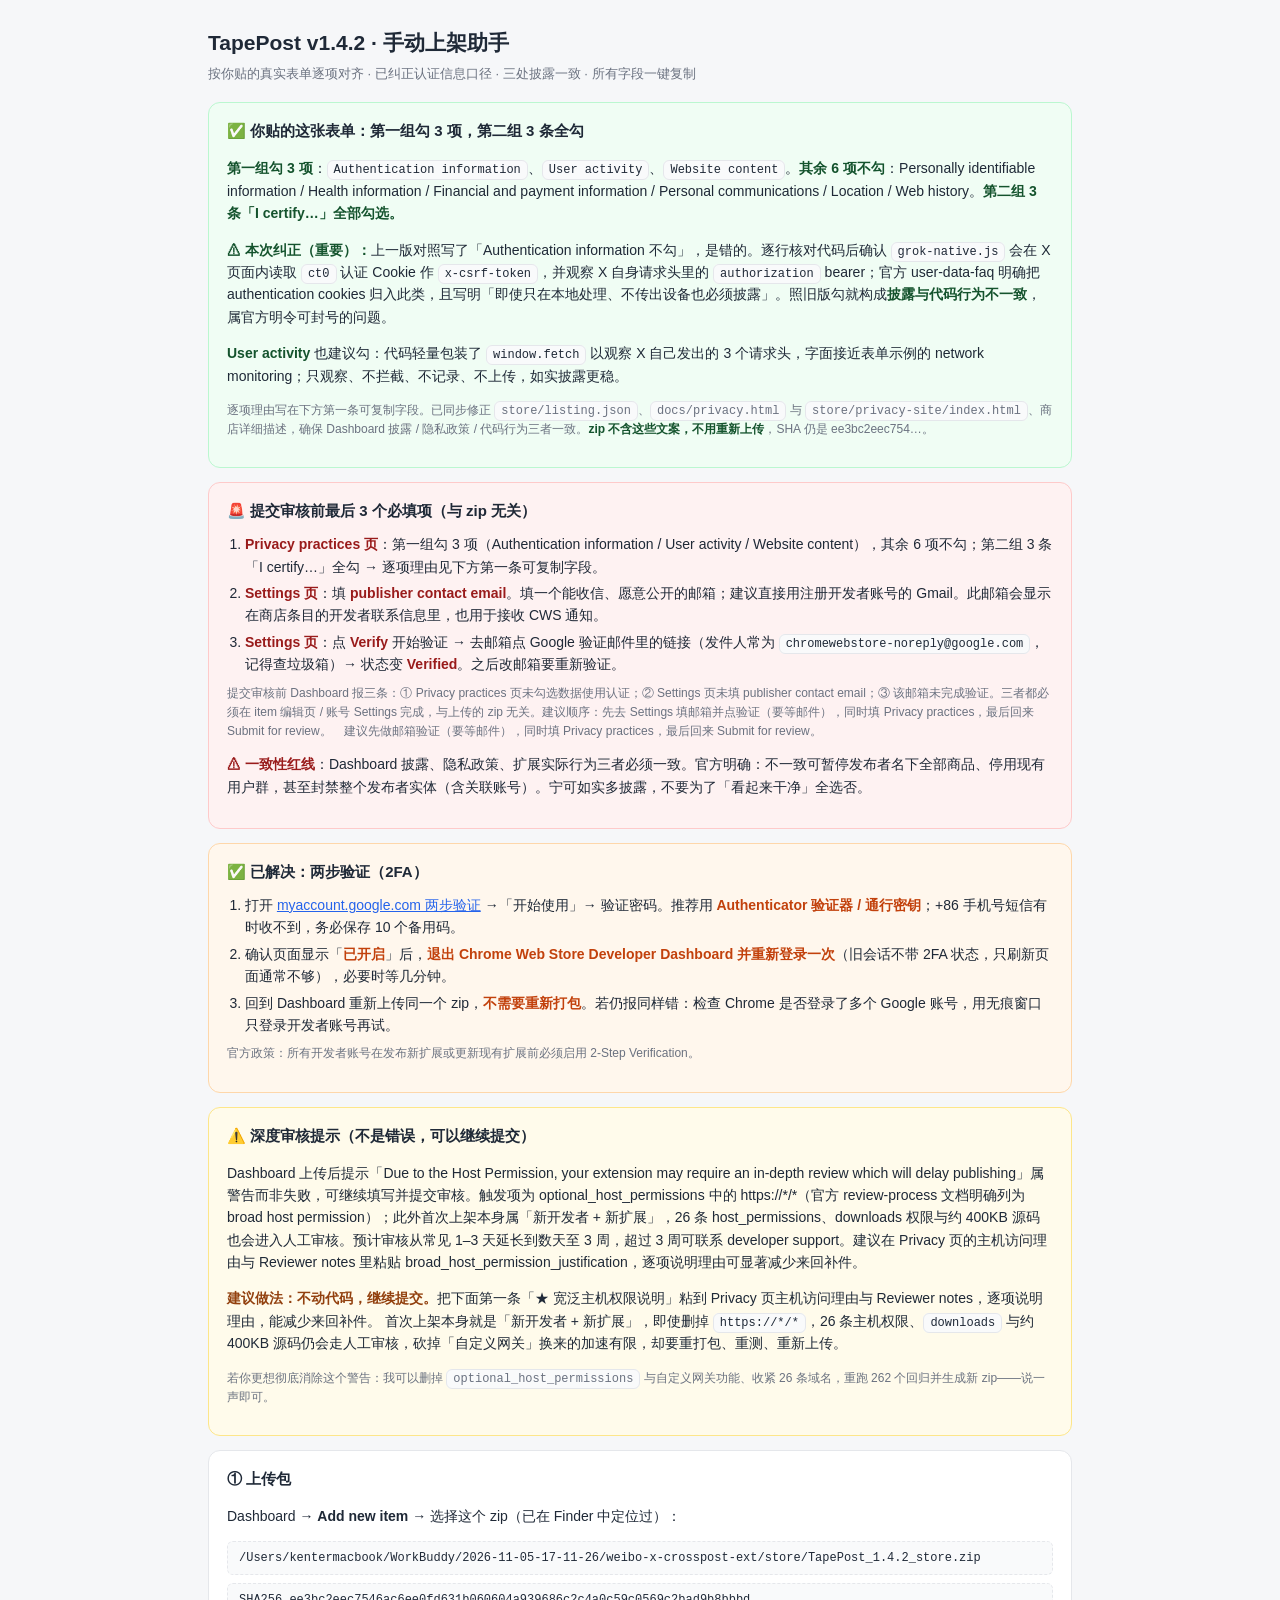
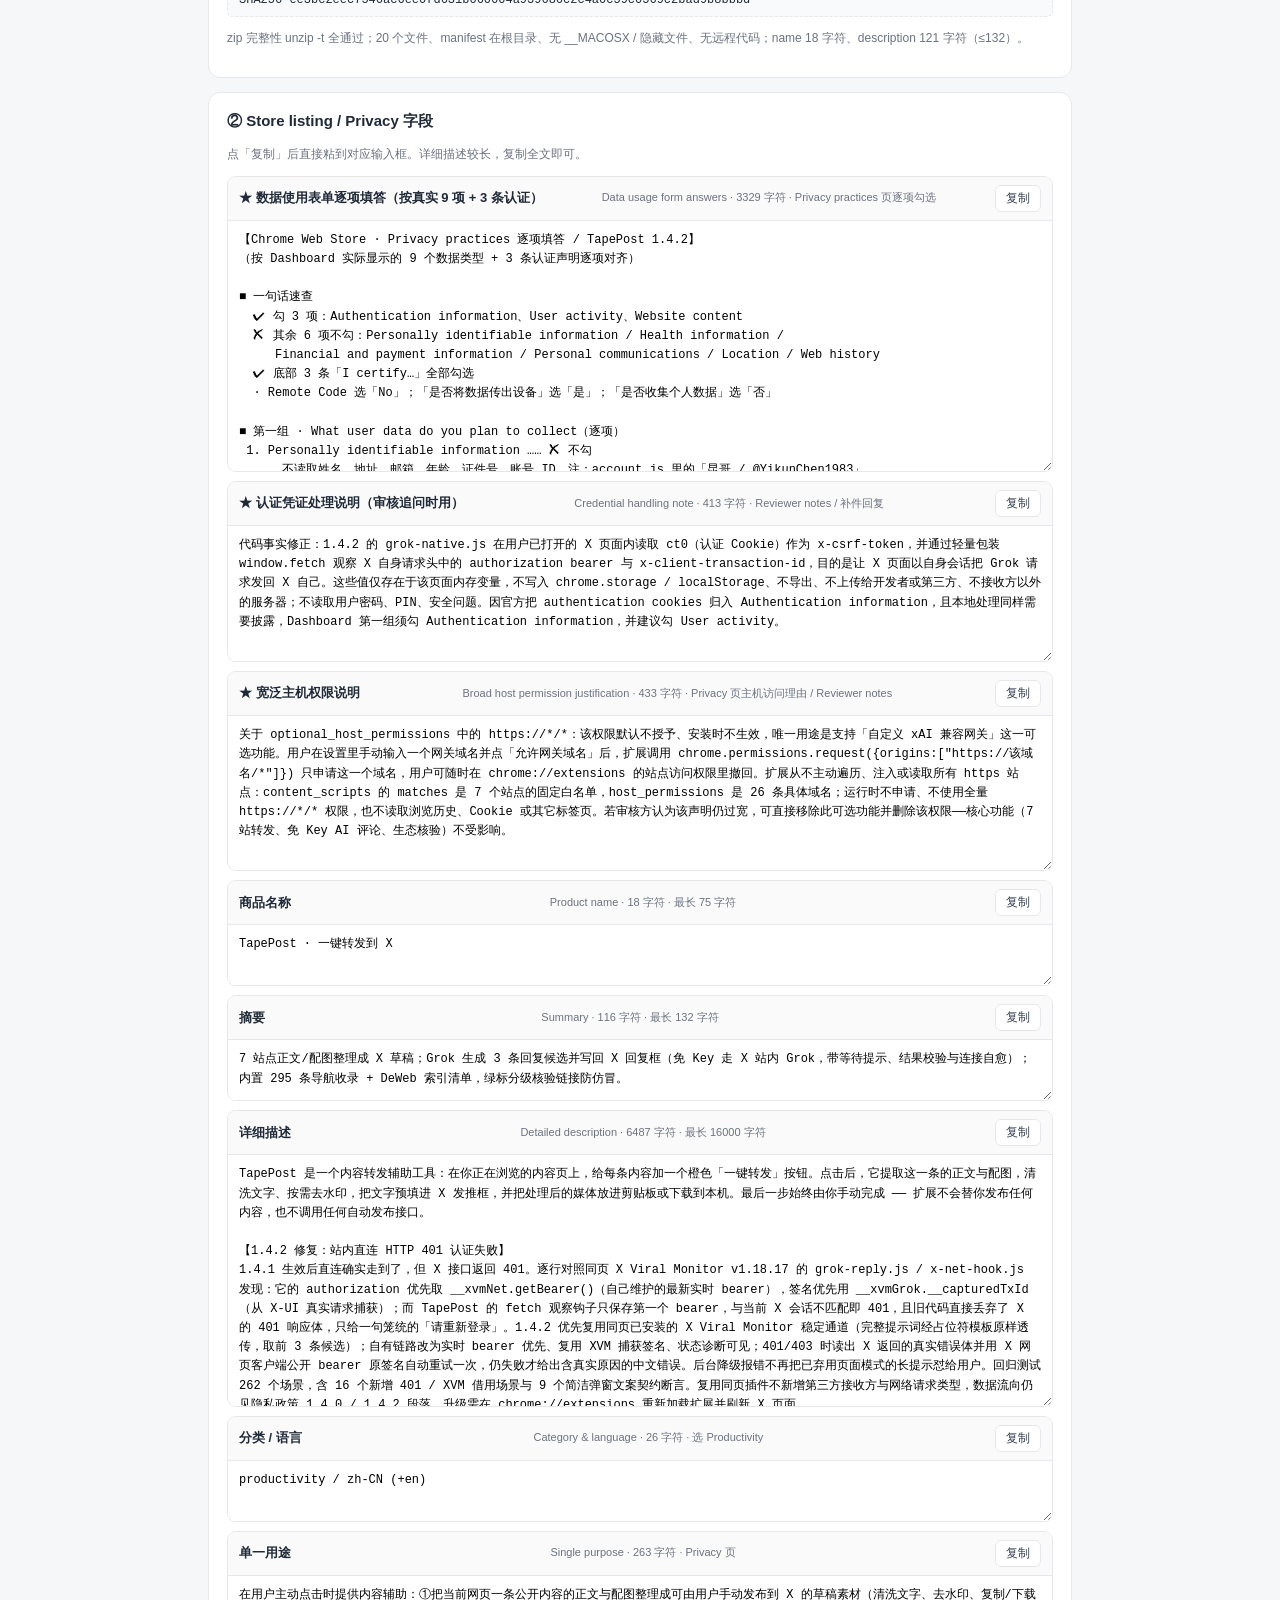
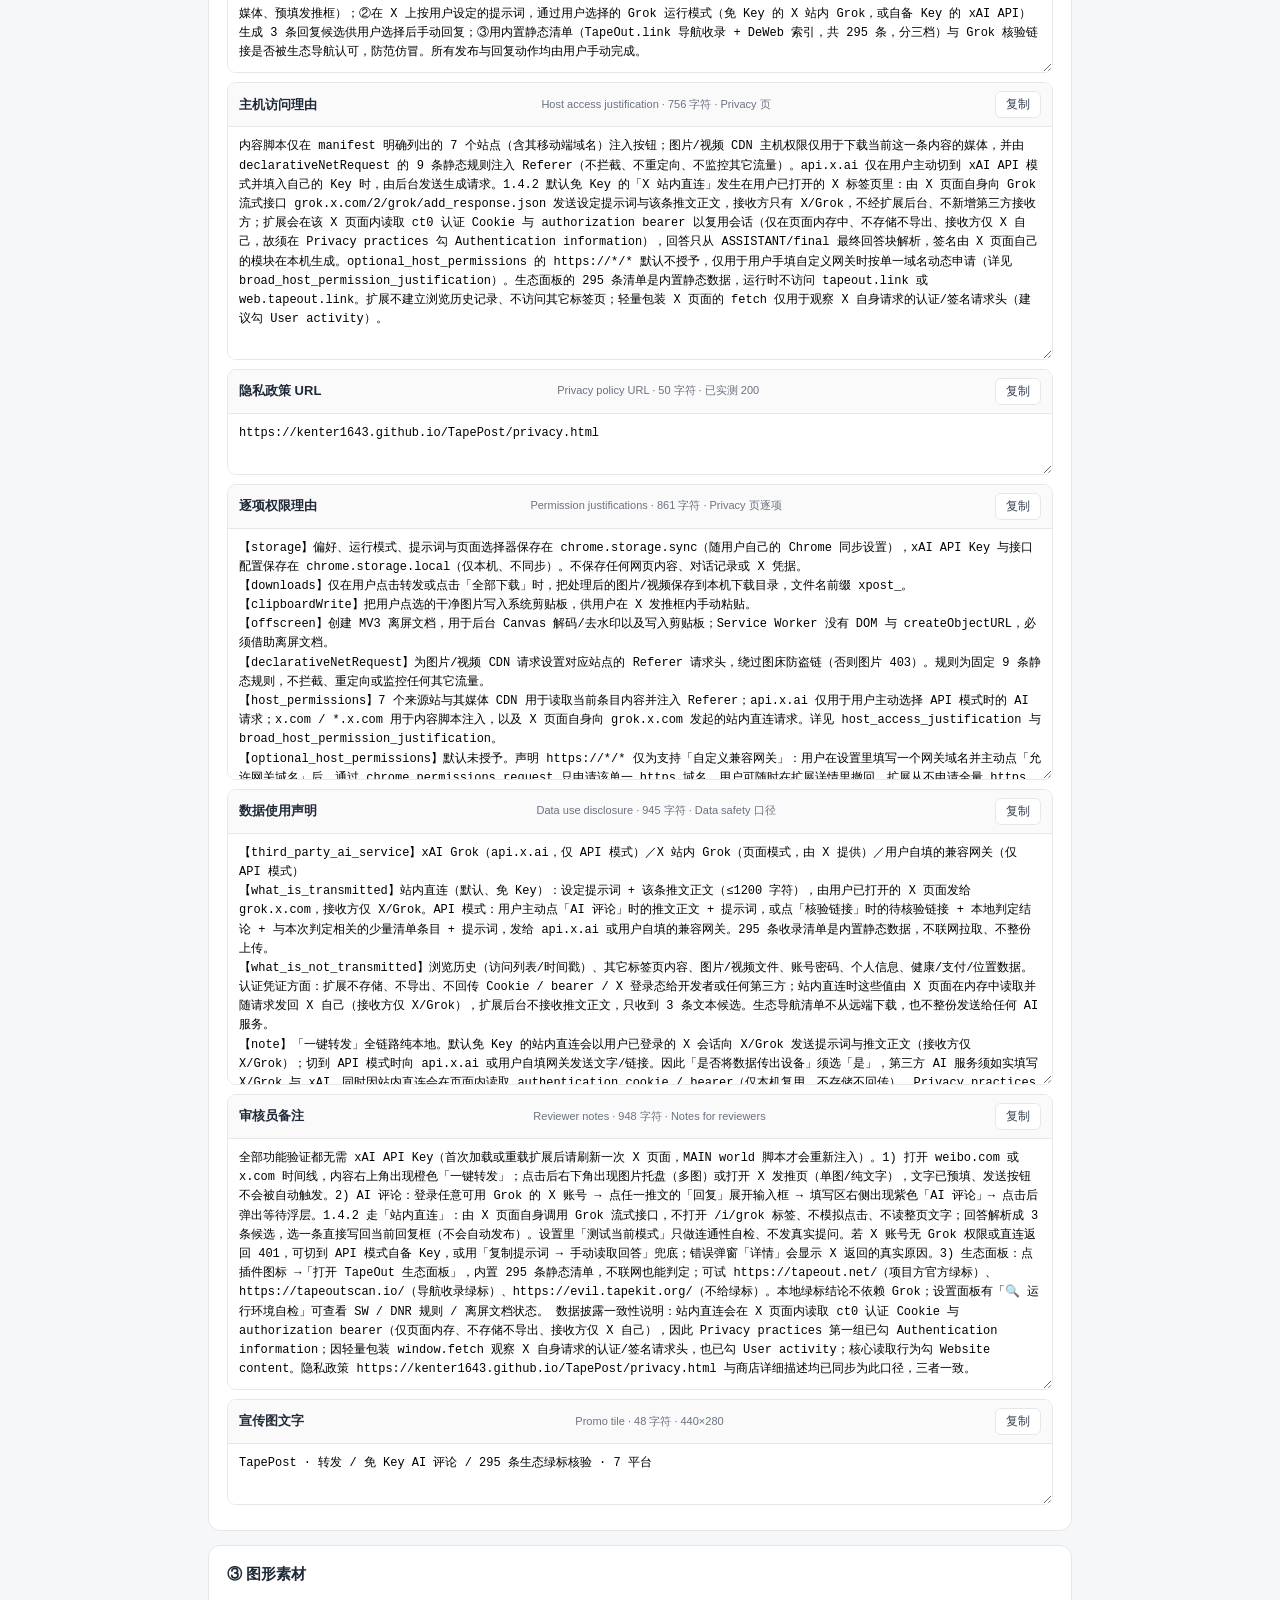
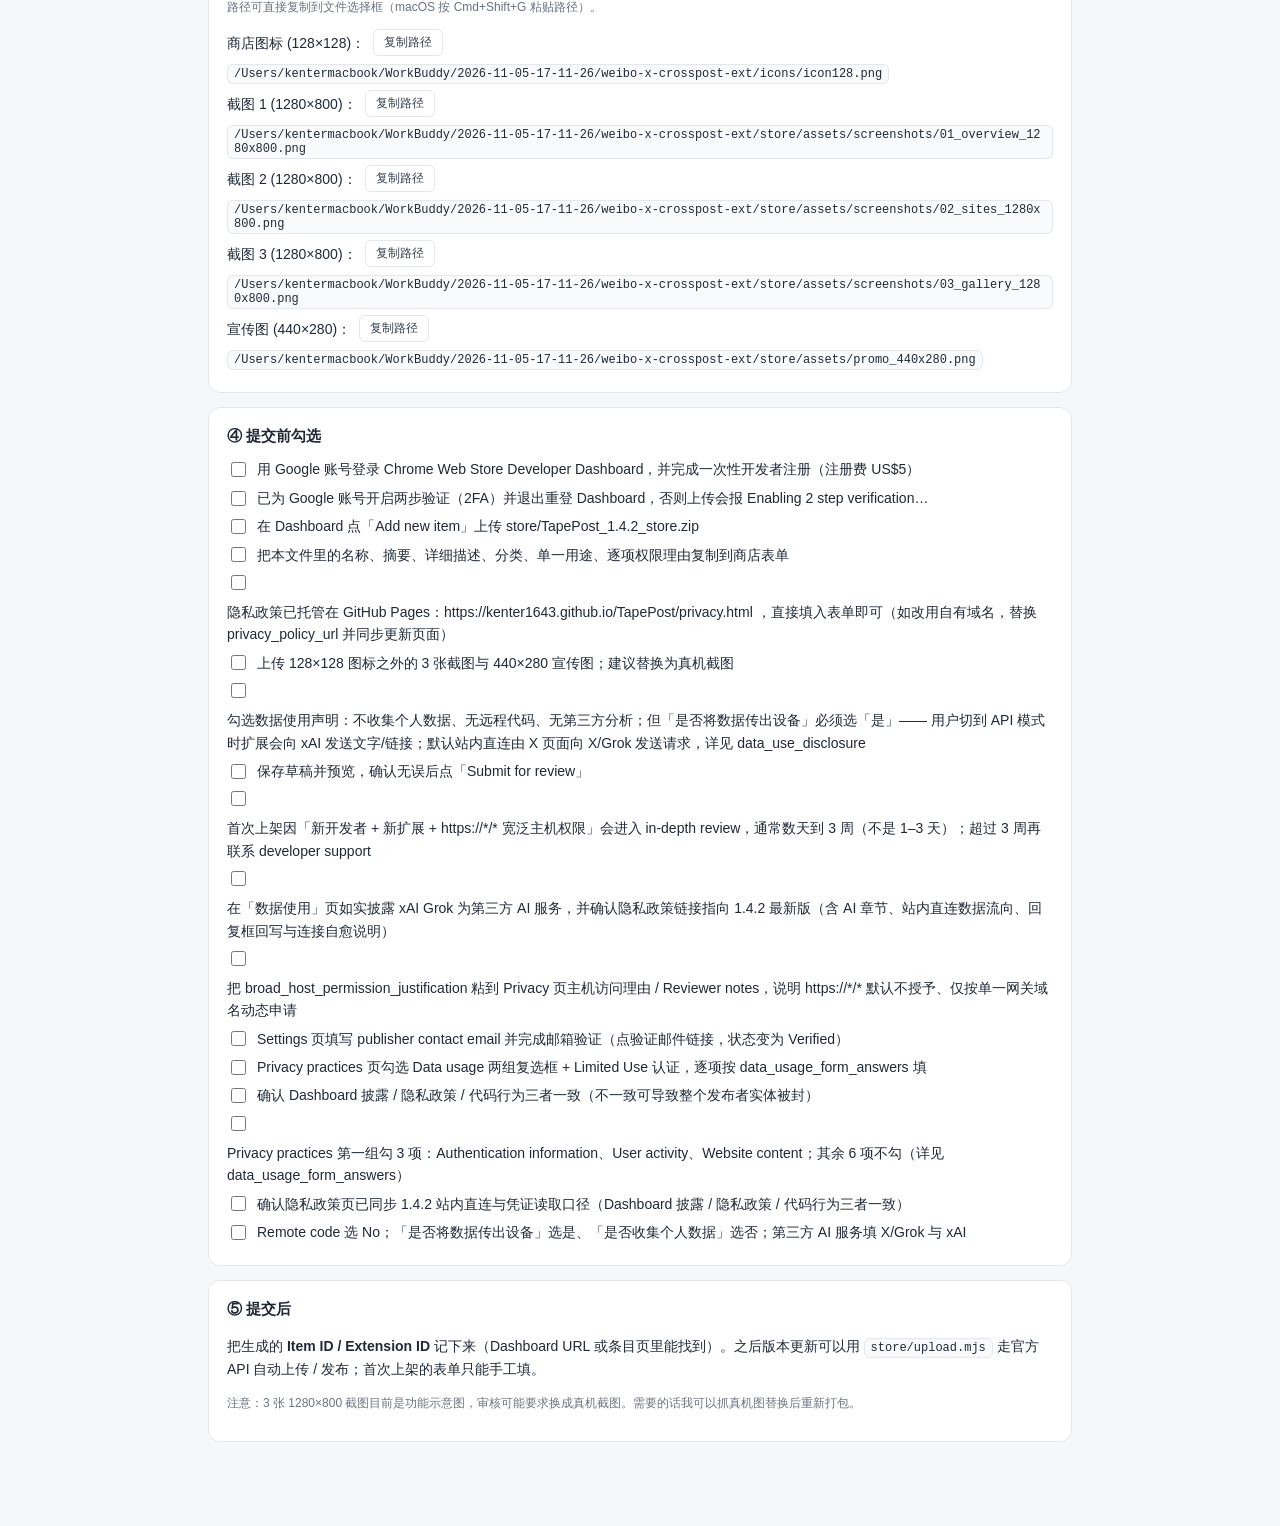
<file: store/submit-helper.html>
<!doctype html><html lang="zh-CN"><head><meta charset="utf-8"><meta name="viewport" content="width=device-width,initial-scale=1">
<title>TapePost v1.4.2 · 手动上架助手</title><style>
*{box-sizing:border-box}body{margin:0;background:#f6f7f9;color:#1f2937;font:14px/1.6 -apple-system,"PingFang SC",sans-serif}
.w{max-width:900px;margin:0 auto;padding:26px 18px 70px}h1{font-size:21px;margin:0 0 4px}.sub{color:#6b7280;font-size:13px;margin-bottom:18px}
.card{background:#fff;border:1px solid #e5e7eb;border-radius:12px;padding:16px 18px;margin-bottom:14px}
.warn{background:#fff7ed;border-color:#fed7aa}.warn b{color:#c2410c}
.warn2{background:#fffbeb;border-color:#fde68a}.warn2 b{color:#92400e}
.warn3{background:#fef2f2;border-color:#fecaca}.warn3 b{color:#991b1b}
.warn4{background:#f0fdf4;border-color:#bbf7d0}.warn4 b{color:#14532d}h2{font-size:15px;margin:0 0 10px}
ol,ul{margin:0 0 0 18px;padding:0}li{margin:4px 0}a{color:#2563eb}
code,.path{background:#f9fafb;border:1px solid #e5e7eb;border-radius:6px;padding:2px 6px;font:12px ui-monospace,Menlo,monospace;word-break:break-all}
.path{display:block;padding:9px 11px;margin:8px 0;border-style:dashed}
.f{border:1px solid #e5e7eb;border-radius:9px;margin:9px 0;overflow:hidden}
.fh{display:flex;justify-content:space-between;align-items:center;gap:10px;padding:8px 11px;background:#fafafa;border-bottom:1px solid #e5e7eb}
.fh b{font-size:13px}.fh span{font-size:11px;color:#6b7280}
button{border:1px solid #e5e7eb;background:#fff;border-radius:6px;padding:4px 10px;font-size:12px;cursor:pointer;color:#374151}
button:hover{background:#fff7ed;border-color:#fdba74}button.ok{background:#059669;color:#fff;border-color:#059669}
textarea{width:100%;border:0;padding:10px 11px;font:12px/1.6 ui-monospace,Menlo,"PingFang SC",monospace;resize:vertical;min-height:60px;display:block}
.mut{color:#6b7280;font-size:12px}.row{display:flex;gap:8px;align-items:center;flex-wrap:wrap;margin:6px 0}
input[type=checkbox]{width:15px;height:15px}.done{text-decoration:line-through;color:#9ca3af}
</style></head><body><div class="w">
<h1>TapePost v1.4.2 · 手动上架助手</h1><div class="sub">按你贴的真实表单逐项对齐 · 已纠正认证信息口径 · 三处披露一致 · 所有字段一键复制</div>
<div class="card warn4"><h2>✅ 你贴的这张表单：第一组勾 3 项，第二组 3 条全勾</h2>
<p><b>第一组勾 3 项</b>：<code>Authentication information</code>、<code>User activity</code>、<code>Website content</code>。<b>其余 6 项不勾</b>：Personally identifiable information / Health information / Financial and payment information / Personal communications / Location / Web history。<b>第二组 3 条「I certify…」全部勾选。</b></p>
<p><b>⚠ 本次纠正（重要）：</b>上一版对照写了「Authentication information 不勾」，是错的。逐行核对代码后确认 <code>grok-native.js</code> 会在 X 页面内读取 <code>ct0</code> 认证 Cookie 作 <code>x-csrf-token</code>，并观察 X 自身请求头里的 <code>authorization</code> bearer；官方 user-data-faq 明确把 authentication cookies 归入此类，且写明「即使只在本地处理、不传出设备也必须披露」。照旧版勾就构成<b>披露与代码行为不一致</b>，属官方明令可封号的问题。</p>
<p><b>User activity</b> 也建议勾：代码轻量包装了 <code>window.fetch</code> 以观察 X 自己发出的 3 个请求头，字面接近表单示例的 network monitoring；只观察、不拦截、不记录、不上传，如实披露更稳。</p>
<p class="mut">逐项理由写在下方第一条可复制字段。已同步修正 <code>store/listing.json</code>、<code>docs/privacy.html</code> 与 <code>store/privacy-site/index.html</code>、商店详细描述，确保 Dashboard 披露 / 隐私政策 / 代码行为三者一致。<b>zip 不含这些文案，不用重新上传</b>，SHA 仍是 ee3bc2eec754…。</p></div>
<div class="card warn3"><h2>🚨 提交审核前最后 3 个必填项（与 zip 无关）</h2>
<ol>
<li><b>Privacy practices 页</b>：第一组勾 3 项（Authentication information / User activity / Website content），其余 6 项不勾；第二组 3 条「I certify…」全勾 → 逐项理由见下方第一条可复制字段。</li>
<li><b>Settings 页</b>：填 <b>publisher contact email</b>。填一个能收信、愿意公开的邮箱；建议直接用注册开发者账号的 Gmail。此邮箱会显示在商店条目的开发者联系信息里，也用于接收 CWS 通知。</li>
<li><b>Settings 页</b>：点 <b>Verify</b> 开始验证 → 去邮箱点 Google 验证邮件里的链接（发件人常为 <code>chromewebstore-noreply@google.com</code>，记得查垃圾箱）→ 状态变 <b>Verified</b>。之后改邮箱要重新验证。</li>
</ol>
<p style="margin-top:8px" class="mut">提交审核前 Dashboard 报三条：① Privacy practices 页未勾选数据使用认证；② Settings 页未填 publisher contact email；③ 该邮箱未完成验证。三者都必须在 item 编辑页 / 账号 Settings 完成，与上传的 zip 无关。建议顺序：先去 Settings 填邮箱并点验证（要等邮件），同时填 Privacy practices，最后回来 Submit for review。　建议先做邮箱验证（要等邮件），同时填 Privacy practices，最后回来 Submit for review。</p>
<p style="margin-top:8px"><b>⚠ 一致性红线</b>：Dashboard 披露、隐私政策、扩展实际行为三者必须一致。官方明确：不一致可暂停发布者名下全部商品、停用现有用户群，甚至封禁整个发布者实体（含关联账号）。宁可如实多披露，不要为了「看起来干净」全选否。</p></div>
<div class="card warn"><h2>✅ 已解决：两步验证（2FA）</h2>
<ol><li>打开 <a href="https://myaccount.google.com/signinoptions/two-step-verification" target="_blank">myaccount.google.com 两步验证</a> →「开始使用」→ 验证密码。推荐用 <b>Authenticator 验证器 / 通行密钥</b>；+86 手机号短信有时收不到，务必保存 10 个备用码。</li>
<li>确认页面显示「<b>已开启</b>」后，<b>退出 Chrome Web Store Developer Dashboard 并重新登录一次</b>（旧会话不带 2FA 状态，只刷新页面通常不够），必要时等几分钟。</li>
<li>回到 Dashboard 重新上传同一个 zip，<b>不需要重新打包</b>。若仍报同样错：检查 Chrome 是否登录了多个 Google 账号，用无痕窗口只登录开发者账号再试。</li></ol>
<p class="mut" style="margin-top:8px">官方政策：所有开发者账号在发布新扩展或更新现有扩展前必须启用 2-Step Verification。</p></div>
<div class="card warn2"><h2>⚠️ 深度审核提示（不是错误，可以继续提交）</h2>
<p>Dashboard 上传后提示「Due to the Host Permission, your extension may require an in-depth review which will delay publishing」属警告而非失败，可继续填写并提交审核。触发项为 optional_host_permissions 中的 https://*/*（官方 review-process 文档明确列为 broad host permission）；此外首次上架本身属「新开发者 + 新扩展」，26 条 host_permissions、downloads 权限与约 400KB 源码也会进入人工审核。预计审核从常见 1–3 天延长到数天至 3 周，超过 3 周可联系 developer support。建议在 Privacy 页的主机访问理由与 Reviewer notes 里粘贴 broad_host_permission_justification，逐项说明理由可显著减少来回补件。</p>
<p style="margin-top:8px"><b>建议做法：不动代码，继续提交。</b>把下面第一条「★ 宽泛主机权限说明」粘到 Privacy 页主机访问理由与 Reviewer notes，逐项说明理由，能减少来回补件。
首次上架本身就是「新开发者 + 新扩展」，即使删掉 <code>https://*/*</code>，26 条主机权限、<code>downloads</code> 与约 400KB 源码仍会走人工审核，砍掉「自定义网关」换来的加速有限，却要重打包、重测、重新上传。</p>
<p class="mut">若你更想彻底消除这个警告：我可以删掉 <code>optional_host_permissions</code> 与自定义网关功能、收紧 26 条域名，重跑 262 个回归并生成新 zip——说一声即可。</p></div>
<div class="card"><h2>① 上传包</h2><p>Dashboard → <b>Add new item</b> → 选择这个 zip（已在 Finder 中定位过）：</p><span class="path" id="zp"></span><span class="path" id="sha"></span>
<p class="mut">zip 完整性 unzip -t 全通过；20 个文件、manifest 在根目录、无 __MACOSX / 隐藏文件、无远程代码；name 18 字符、description 121 字符（≤132）。</p></div>
<div class="card"><h2>② Store listing / Privacy 字段</h2><p class="mut">点「复制」后直接粘到对应输入框。详细描述较长，复制全文即可。</p><div id="fields"></div></div>
<div class="card"><h2>③ 图形素材</h2><p class="mut">路径可直接复制到文件选择框（macOS 按 Cmd+Shift+G 粘贴路径）。</p><div id="assets"></div></div>
<div class="card"><h2>④ 提交前勾选</h2><div id="checks"></div></div>
<div class="card"><h2>⑤ 提交后</h2><p>把生成的 <b>Item ID / Extension ID</b> 记下来（Dashboard URL 或条目页里能找到）。之后版本更新可以用 <code>store/upload.mjs</code> 走官方 API 自动上传 / 发布；首次上架的表单只能手工填。</p>
<p class="mut">注意：3 张 1280×800 截图目前是功能示意图，审核可能要求换成真机截图。需要的话我可以抓真机图替换后重新打包。</p></div>
</div><script>
const D={"v": "1.4.2", "zip": "/Users/kentermacbook/WorkBuddy/2026-11-05-17-11-26/weibo-x-crosspost-ext/store/TapePost_1.4.2_store.zip", "sha": "ee3bc2eec7546ac6ee0fd631b060604a939686c2c4a0c59c0569c2bad9b8bbbd", "fields": [{"t": "★ 数据使用表单逐项填答（按真实 9 项 + 3 条认证）", "s": "Data usage form answers", "v": "【Chrome Web Store · Privacy practices 逐项填答 / TapePost 1.4.2】\n（按 Dashboard 实际显示的 9 个数据类型 + 3 条认证声明逐项对齐）\n\n■ 一句话速查\n  ✔ 勾 3 项：Authentication information、User activity、Website content\n  ✘ 其余 6 项不勾：Personally identifiable information / Health information /\n     Financial and payment information / Personal communications / Location / Web history\n  ✔ 底部 3 条「I certify…」全部勾选\n  · Remote Code 选「No」；「是否将数据传出设备」选「是」；「是否收集个人数据」选「否」\n\n■ 第一组 · What user data do you plan to collect（逐项）\n 1. Personally identifiable information …… ✘ 不勾\n      不读取姓名、地址、邮箱、年龄、证件号、账号 ID。注：account.js 里的「昆哥 / @YikunChen1983」\n      是开发者内置署名常量，不是从用户处收集的信息。\n 2. Health information …… ✘ 不勾（不涉及健康数据）\n 3. Financial and payment information …… ✘ 不勾（不涉及支付、交易、信用数据）\n 4. Authentication information …… ✔ 必须勾（本次重要纠正）\n      代码事实：grok-native.js 会在用户已打开的 X 页面内读取 ct0（认证 Cookie）作为 x-csrf-token，\n      并从 X 自己发出的请求头中观察 authorization bearer 与 x-client-transaction-id，用于把站内\n      Grok 请求发回 X 自己（grok.x.com/2/grok/add_response.json）。\n      官方 user-data-faq 明确把「authentication cookies」列为 Authentication information 的示例，\n      且写明「即使数据只在用户设备本地处理、不传给外部服务器，扩展也必须披露如何处理 user data」。\n      因此不能因为「不上传给开发者」就不勾。\n      边界：这些值只在该 X 页面的内存变量里使用，不写入 chrome.storage / localStorage，\n      不导出、不上传给开发者或任何第三方，接收方始终只有 X 自己；不读取用户密码、PIN 或安全问题。\n 5. Personal communications …… ✘ 不勾（不读私信、邮件、聊天消息）\n 6. Location …… ✘ 不勾（不读地区、IP、GPS、附近设备信息）\n 7. Web history …… ✘ 不勾\n      表单定义是「访问过的网页列表 + 页面标题 + 访问时间」。扩展不建立访问列表、不记录时间戳、\n      不持久化任何 URL。只读取当前这一条内容的固定链接用于「附原推链接」与回复目标定位，\n      这属于 Website content 里明确列出的 hyperlinks，已由该项覆盖。\n      若审核员要求按更宽口径（FAQ 中 \"domains or URLs the browser interacts with\"）披露，\n      补勾此项也不会有害 —— 如实多披露比少披露安全。\n 8. User activity …… ✔ 建议勾\n      代码事实：grok-native.js 轻量包装了 X 页面的 window.fetch，用于观察 X 自己发出的\n      authorization / x-csrf-token / x-client-transaction-id 三个请求头以复刻站内直连签名。\n      该行为在字面上接近表单示例里的 network monitoring，按最宽口径如实披露更稳妥。\n      边界：只观察请求头，不拦截、不改写请求，不记录 URL / 时间 / 点击 / 鼠标 / 滚动 / 键盘，\n      不生成日志、不上传；DNR 的 9 条静态规则只注入 Referer，不监控其它流量。\n 9. Website content …… ✔ 必须勾\n      读取当前这一条内容的正文文字、配图/视频直链、超链接与页面 DOM 结构，用于转发清洗、\n      去水印、生成 AI 评论候选与链接核验。这是扩展的核心单一用途。\n\n■ 第二组 · I certify that the following disclosures are true（3 条全勾）\n ✔ I do not sell or transfer user data to third parties, outside of the approved use cases\n      TapePost 无后端、不售卖数据；唯一的外部传输是用户主动点「AI 评论 / 核验链接」时，\n      由 X 页面向 X/Grok（站内直连）或扩展后台向 api.x.ai / 用户自填网关（API 模式）发送\n      提示词与该条正文。这属于 Limited Use 的 Allowed transfer：为提供已披露的单一用途所必需、\n      用户主动触发、已在商店页与隐私政策中明示，且接收方已在 Data safety 中如实申报。\n ✔ I do not use or transfer user data for purposes that are unrelated to my item's single purpose\n      所有数据仅用于「内容转发辅助 / AI 评论候选 / 链接真伪核验」这一单一用途；\n      无广告、无画像、无遥测、无分析、无人工阅读（开发者无服务器，无人可读）。\n ✔ I do not use or transfer user data to determine creditworthiness or for lending purposes\n      完全不涉及信用评估或借贷。\n\n■ 同页其它必填口径\n  · Remote code：No, I am not using remote code（MV3，20 个文件全本地，无 eval / 外部 script src）\n  · 是否将数据传出设备：是（站内直连以已登录 X 会话向 X/Grok 发送提示词与推文正文）\n  · 是否收集个人数据 / 是否收集 PII：否（开发者不接收、不存储、不留存）\n  · 第三方 AI 服务：如实填 X/Grok（站内直连）与 xAI（API 模式）\n  · 隐私政策 URL：https://kenter1643.github.io/TapePost/privacy.html\n  · 单一用途 / 逐项权限理由 / 宽泛主机权限说明：见本页其它可复制字段\n\n⚠ 一致性红线（官方 user-data-faq 原文）：dashboard disclosures、privacy policy、item behavior\n   三者不一致属违反开发者计划政策，可暂停发布者名下全部商品、停用现有用户群，\n   甚至封禁整个发布者实体（含关联账号）。宁可如实多披露，勿为「看起来干净」全选否。\n   已在隐私政策页与商店详细描述中同步修正 1.3.x 旧口径，确保三处一致。", "n": "Privacy practices 页逐项勾选"}, {"t": "★ 认证凭证处理说明（审核追问时用）", "s": "Credential handling note", "v": "代码事实修正：1.4.2 的 grok-native.js 在用户已打开的 X 页面内读取 ct0（认证 Cookie）作为 x-csrf-token，并通过轻量包装 window.fetch 观察 X 自身请求头中的 authorization bearer 与 x-client-transaction-id，目的是让 X 页面以自身会话把 Grok 请求发回 X 自己。这些值仅存在于该页面内存变量，不写入 chrome.storage / localStorage、不导出、不上传给开发者或第三方、不接收方以外的服务器；不读取用户密码、PIN、安全问题。因官方把 authentication cookies 归入 Authentication information，且本地处理同样需要披露，Dashboard 第一组须勾 Authentication information，并建议勾 User activity。", "n": "Reviewer notes / 补件回复"}, {"t": "★ 宽泛主机权限说明", "s": "Broad host permission justification", "v": "关于 optional_host_permissions 中的 https://*/*：该权限默认不授予、安装时不生效，唯一用途是支持「自定义 xAI 兼容网关」这一可选功能。用户在设置里手动输入一个网关域名并点「允许网关域名」后，扩展调用 chrome.permissions.request({origins:[\"https://该域名/*\"]}) 只申请这一个域名，用户可随时在 chrome://extensions 的站点访问权限里撤回。扩展从不主动遍历、注入或读取所有 https 站点：content_scripts 的 matches 是 7 个站点的固定白名单，host_permissions 是 26 条具体域名；运行时不申请、不使用全量 https://*/* 权限，也不读取浏览历史、Cookie 或其它标签页。若审核方认为该声明仍过宽，可直接移除此可选功能并删除该权限——核心功能（7 站转发、免 Key AI 评论、生态核验）不受影响。", "n": "Privacy 页主机访问理由 / Reviewer notes"}, {"t": "商品名称", "s": "Product name", "v": "TapePost · 一键转发到 X", "n": "最长 75 字符"}, {"t": "摘要", "s": "Summary", "v": "7 站点正文/配图整理成 X 草稿；Grok 生成 3 条回复候选并写回 X 回复框（免 Key 走 X 站内 Grok，带等待提示、结果校验与连接自愈）；内置 295 条导航收录 + DeWeb 索引清单，绿标分级核验链接防仿冒。", "n": "最长 132 字符"}, {"t": "详细描述", "s": "Detailed description", "v": "TapePost 是一个内容转发辅助工具：在你正在浏览的内容页上，给每条内容加一个橙色「一键转发」按钮。点击后，它提取这一条的正文与配图，清洗文字、按需去水印，把文字预填进 X 发推框，并把处理后的媒体放进剪贴板或下载到本机。最后一步始终由你手动完成 —— 扩展不会替你发布任何内容，也不调用任何自动发布接口。\n\n【1.4.2 修复：站内直连 HTTP 401 认证失败】\n1.4.1 生效后直连确实走到了，但 X 接口返回 401。逐行对照同页 X Viral Monitor v1.18.17 的 grok-reply.js / x-net-hook.js 发现：它的 authorization 优先取 __xvmNet.getBearer()（自己维护的最新实时 bearer），签名优先用 __xvmGrok.__capturedTxId（从 X-UI 真实请求捕获）；而 TapePost 的 fetch 观察钩子只保存第一个 bearer，与当前 X 会话不匹配即 401，且旧代码直接丢弃了 X 的 401 响应体，只给一句笼统的「请重新登录」。1.4.2 优先复用同页已安装的 X Viral Monitor 稳定通道（完整提示词经占位符模板原样透传，取前 3 条候选）；自有链路改为实时 bearer 优先、复用 XVM 捕获签名、状态诊断可见；401/403 时读出 X 返回的真实错误体并用 X 网页客户端公开 bearer 原签名自动重试一次，仍失败才给出含真实原因的中文错误。后台降级报错不再把已弃用页面模式的长提示怼给用户。回归测试 262 个场景，含 16 个新增 401 / XVM 借用场景与 9 个简洁弹窗文案契约断言。复用同页插件不新增第三方接收方与网络请求类型，数据流向仍见隐私政策 1.4.0 / 1.4.2 段落。升级需在 chrome://extensions 重新加载扩展并刷新 X 页面。\n\n【1.4.1 修复：旧「页面模式」设置让 1.4.0 的站内直连从未生效】\n真机排查：用户重载到 1.4.0 后点 AI 评论仍报「提示词写入校验失败」。直接读取扩展同步存储发现 grokMode 被保存为显式 page（1.3.x 时代的「X 站内 Grok」），而 1.4.0 的模式判定遇到非 auto 直接返回，导致新增的直连链路一次都没走过。对照本机 X Viral Monitor v1.18.17 的 grok-reply.js / x-client-transaction.js 逐项核对，端点、generateTxId(POST, path)、请求头、请求体与 TapePost 的 grok-native.js 完全一致，确认问题只在模式路由。1.4.1 做三层保险：模式判定把遗留 page 在 X 标签里升级为直连；后台每次读配置都做运行时归一化，重载扩展后必定生效；设置面板把旧值一次性改为自动并显示提示，用户之后手动改回页面模式会被标记且不再被覆盖。降级报错改为把直连真实失败原因置前，页面模式的写入失败提示也改为引导切到自动/站内直连。回归测试 237 个场景，含真机事故回放端到端。运行模式纠正与归一化均在本机完成，不新增网络请求、不上传数据，数据流向仍见隐私政策 1.4.0/1.4.1 段落。升级需在 chrome://extensions 重新加载扩展并刷新 X 页面。\n\n【1.4.0 重构：AI 评论直连 X 自带 Grok 接口】\n旧的页面模式靠往 x.com/i/grok 输入框填字、自动点发送、等整页文本静止再从 DOM 找回答块，X 的 React 重渲染、后台标签节流、扩展重载后的孤儿脚本都会让它失败。1.4.0 参考同类稳定插件的做法，改为与 X 网页客户端一样直接调用 X 内置 Grok 流式接口 grok.x.com/2/grok/add_response.json：签名由 X 页面自己的 webpack ondemand.s 模块在本机生成（也可借用页面上已有的 X 原生签名器或捕获 X 自己发出的真实请求头），只解析 NDJSON 里 ASSISTANT/final 的最终回答块，思考过程、侧栏 UI 词与插件按钮一律不当候选。请求发生在用户当前的 X 标签里，不开标签、不模拟点击、不读整页文字；失败自动降级旧的页面模式并给出中文提示。auto 模式在 X 页面里默认优先直连，设置里可关掉「优先站内直连」。该模式会以用户已登录的 X 会话向 X/Grok 发送提示词与推文正文，接收方仅为 X/Grok、不经第三方，详情见隐私政策 1.4.0 段落。回归测试 224 个场景，含 54 个新增直连场景。升级需在 chrome://extensions 重新加载扩展并刷新 X 页面。\n\n【1.3.4 修复：AI 评论把插件按钮文字当成推文正文】\n真机排查确认：X 的 React 重渲染会换掉回复框父节点，而旧代码把 host.children 当数组用（真实 DOM 的 HTMLCollection 没有 filter），每轮扫描都往回复区再注入一个「AI 评论」按钮，实测堆到 33 个。按钮文字被当成推文正文发给 Grok，模型只回了一个表情，于是报「没读到 Grok 的回答块」。1.3.4 清理孤儿按钮、每个回复区只留一个；评论正文优先取 X 官方 [data-testid=tweetText] 节点，所有取正文路径都剥掉插件界面文字，只剩界面文字时直接取消并提示。按钮去重与正文清洗都在页面内 DOM 完成，不新增网络请求、不上传任何数据。同时补上详情页内联回复框（只有 Reply 按钮、无 Replying to 文案）的识别，避免按钮不出现。回归测试 170 个场景，含 HTMLCollection 事故回放。\n\n【1.3.3 修复：扩展重载后 X 标签连接失败（Receiving end does not exist）】\n在 chrome://extensions 重新加载扩展后，之前打开的 X 标签（尤其是插件自动新建的 /i/grok 对话标签）里留着旧实例的 content script，属于孤儿上下文，页面模式原本会抛 Chrome 原生错误。1.3.3 现在自动刷新失效的 Grok 标签、必要时后台新建干净标签；正式发送消息时标签才失效也能刷新重试。设置面板新增「♻️ 重建 Grok 标签」一键修复，所有连接错误都转成中文可操作指引。刷新 / 新建标签属浏览器本地操作，不新增网络请求、不上传任何数据。回归测试 163 个场景，含 12 个失效标签恢复场景。\n\n【1.3.2 修复：X 站内 Grok 评论错乱 + 点击等待浮层】\n真机排查确认 Grok 确实被触发并回答，问题出在提示词写入与结果读回：1.3.1 用 selectAll 清空输入框时把整页文字（侧栏词、插件按钮文字）一起粘进 Grok，且读回时把左侧栏 History / Usage / Share 当成 3 条候选返回。1.3.2 改为 Range 精确选中输入框内部、加唯一任务标记校验（校验失败拒绝发送），读回时切掉用户提示词与 UI 噪声；解析不出 3 条候选就明确报错，绝不拿页面文字伪装成评论。网页版 Grok 常输出不带方括号的裸引号列表，现在也能正确解析。\n点击「AI 评论」立即弹出等待浮层（spinner、随耗时推进的阶段文案、耗时秒数、关闭按钮），结果回来或报错才自动关闭；候选面板顶部显示「是否真的读到 Grok 回答」等诊断信息。该版本回归测试 151 个场景，含真机事故回放（1.3.3 扩到 163 个）。\n\n【1.3.1 新增：AI 评论按钮移到 X 回复填写区右侧，候选精准回写】\n紫色「AI 评论」不再挂在推文卡片上：先点 X 推文的「回复」展开输入框，按钮即出现在回复填写区右侧，时间线内联回复框与 /compose/post 回复弹窗都支持。选中 Grok 生成的候选后，插件用 insertText 直接写进当前回复框；框里已有草稿时追加一行，不覆盖用户内容；文字同时进剪贴板。找不到回复框或写入被拒时才退回 X 官方 intent 预填页。整个过程只做页面内 DOM 操作，不调用任何发布接口、不新增网络请求。设置里新增可编辑的「回复框选择器」，X 改版时可自行适配。\n\n【1.4.2 默认：X 站内 Grok 直连（免 API Key）】\n两个 AI 功能（X 一键评论、链接真伪查询）支持「自动（默认）／站内直连／xAI API／页面模式（已弃用，仅手动兜底）」。默认「自动」在未填 API Key 时走站内直连：由用户已打开的 X 页面，以该账号已登录的会话直接向 X 自有的 Grok 流式接口 grok.x.com/2/grok/add_response.json 发送「设定提示词 + 该条推文正文」，只解析 ASSISTANT/final 最终回答块，在本机生成 3 条候选，不打开 /i/grok 标签、不模拟点击、不读整页文字。请求接收方仅 X/Grok，不经扩展后台或任何第三方服务器；对话设为临时对话，不写入 Grok 历史。为使 X 认可是自己网页客户端发出的请求，页面内脚本会在本机读取 ct0 认证 Cookie 并观察 X 自身请求头中的 authorization bearer / 签名，这些值只留在该页面内存，不存储、不导出、不回传给开发者。不产生 API 调用费用，但需要 X 账号具备 Grok 权限；与 Grok 的交互受 X 的条款与隐私政策约束。\n两套提示词（评论 / 核验）用户可自行编辑，并提供「预览实际发送内容」。站内直连不依赖任何 DOM 选择器；回答按 NDJSON 流式逐行解析，只认最终回答块，候选提取支持 Markdown 代码块 / JSON 数组 / 引号三元组 / 编号列表并做去重与 UI 噪声过滤，解析不出 3 条就明确报错，不会拿页面文字冒充评论。若账号无 Grok 权限或直连返回 401，可切到自备 Key 的 xAI API 模式，或用「复制提示词 → 手动读取回答」兜底；错误弹窗「详情」会显示 X 返回的真实原因。\n\n【1.2.0 新增：TapeOut 生态导航全量收录】\n生态面板的绿标清单从「仅 5 条 OFFICIAL」扩展为 TapeOut.link 生态导航收录的全部链接，共 295 条，分三档显示：①项目方官方（导航站 OFFICIAL 标记，5 条）；②生态导航收录认可（第三方交易、数据、工具、社区、链游等，56 条）；③链上容器 · 已索引（web.tapeout.link 扫描索引到的 DeWeb 容器，234 条，按官方网关精确子域比对）。三档均属导航认可并给绿标，但界面明确区分等级 —— 链上容器内容由容器所有者部署，不代表项目方背书。\n清单是本地内置的静态数据（由 tools/refresh-sites.mjs 从导航站公开的 data/sites.js 与 /api/sites 生成），插件运行时不会联网拉取清单；只有少数独立官网允许同域任意路径，网关域名严格按精确地址比对，未索引的容器子域、形近域名、其它 X 账号 / Telegram 群都不会拿到绿标。面板提供搜索、等级筛选与一键核验。\n\n【1.1.0 新增：X 一键评论】\nX 回复填写区右侧另有紫色「AI 评论」按钮（先点 X 的「回复」展开输入框即可看到）。点击后按当前运行模式调用 Grok（默认免 Key 的 X 站内 Grok，或用户自备 xAI API Key 的官方接口），按用户可编辑的提示词结合该条推文正文生成 3 条角度不同的回复候选；右下角浮层逐条列出，选中后直接写入当前 X 回复框（已有草稿则追加一行），文字同时进剪贴板。发送 / 回复始终由用户手动点击，扩展不调用任何发布接口。\n\n【1.1.0 新增：TapeOut 生态面板 / 链接真伪查询】\n独立面板列出全量导航收录清单并给绿标。粘贴任意链接即可做真伪查询：Grok 按用户可编辑的提示词，结合插件本地比对得出的权威结论与清单摘要给出解释和风险提示（形近域名、Punycode、短链、非 HTTPS、第三方网关）。结论以本地清单为准，模型不能把清单外的链接判为认可平台；两者冲突会标红提示。即使 AI 不可用，本地结论依然有效。\n\n【工作流程】\n1. 打开支持的站点，内容右上角出现「一键转发」；\n2. 点击后自动识别本条正文（剥掉昵称、时间、认证标签、话题尾巴）、采集全部内容图（含九宫格、CSS 背景图、懒加载与内联数据里的地址，最多 9 张）；\n3. 图片在本地用 Canvas 检测并去除底部白色水印；未检测到水印的原图保持不动；\n4. 多图时右下角弹出「干净图 N 张」托盘：可逐张复制、拼成一张长图、全部下载；托盘就绪后再点蓝色按钮打开 X（文字已预填）；\n5. 你在 X 里 Ctrl+V 贴图，确认内容后手动点击发送。\n\n【支持的站点】\n微博（去水印 + 九宫格 + 高清视频）、知乎、微信公众号、B站动态、豆瓣广播、小红书、X 推文。每个站点都有独立的选择器、图床域名、Referer 与水印策略，可在设置中逐个开关；未知网站不会注入任何界面。\n\n【设置项】\n转发设置：图片去水印、视频取原片、# 话题处理、附原推链接 / 署名、X 域名、7 个站点开关、运行环境自检。Grok 设置：运行模式（自动 / X 站内 Grok / xAI API）、AI 评论开关、两套可编辑提示词 + 页面模式附加要求 + 提示词预览、Grok 页面地址与 DOM 选择器、自动发送 / 新建对话开关、打开 Grok 页面；API 模式专属：API Key、接口协议、模型 ID、接口地址、测试连接、自定义网关授权。\n\n【隐私与数据使用】\n「一键转发」全链路纯本地：无自有服务器、无账号、无遥测、无远程代码，图片/文字不上传。\n「一键转发」全链路纯本地：无自有服务器、无账号、无遥测、无远程代码，图片/文字不上传。AI 功能分两种模式：① 默认的 X 站内直连（免 Key）—— 由用户已打开的 X 页面向 X 自有 Grok 接口发送「设定提示词 + 该条推文正文或待核验链接」，接收方仅 X/Grok，扩展后台不接收正文、只拿 3 条文本候选；② 用户主动切换 xAI API 模式并填自己的 Key 时，扩展后台把推文正文（≤1200 字符）或待核验链接，连同本地判定结论、少量相关清单条目与设定提示词，发送给 api.x.ai 或用户自填的兼容网关。两种模式都不发送浏览历史、其它标签页内容、图片/视频文件，也不把认证凭证上传给开发者或第三方；站内直连会由 X 页面在内存中读取 ct0 / bearer 并随请求发回 X 自己（已在隐私政策与数据使用披露中说明）。295 条收录清单是内置静态数据，不联网拉取、不整份上传。\n\n【请注意】\n· 需要你已登录 X（x.com / twitter.com）；部分地区的网络可达性由你自行解决。X 站内 Grok 模式还要求账号可用 Grok，并受 X 的使用额度限制；可在设置里切回 xAI API 模式。\n· 微博之外的站点只能取页面里的图片/视频直链，没有平台高清接口；小红书图片地址带时效签名，若下载失败请刷新页面重试。\n· X 视频通常是 HLS/blob 流，暂不能导出干净 mp4；各站水印样式不同，检测不到时一律原图保留，不会强行抹图。\n· 转载他人内容前请确认授权，建议开启「附原推链接」标注来源。TapePost 与 X 及上述任何站点均无官方关联。", "n": "最长 16000 字符"}, {"t": "分类 / 语言", "s": "Category & language", "v": "productivity / zh-CN (+en)", "n": "选 Productivity"}, {"t": "单一用途", "s": "Single purpose", "v": "在用户主动点击时提供内容辅助：①把当前网页一条公开内容的正文与配图整理成可由用户手动发布到 X 的草稿素材（清洗文字、去水印、复制/下载媒体、预填发推框）；②在 X 上按用户设定的提示词，通过用户选择的 Grok 运行模式（免 Key 的 X 站内 Grok，或自备 Key 的 xAI API）生成 3 条回复候选供用户选择后手动回复；③用内置静态清单（TapeOut.link 导航收录 + DeWeb 索引，共 295 条，分三档）与 Grok 核验链接是否被生态导航认可，防范仿冒。所有发布与回复动作均由用户手动完成。", "n": "Privacy 页"}, {"t": "主机访问理由", "s": "Host access justification", "v": "内容脚本仅在 manifest 明确列出的 7 个站点（含其移动端域名）注入按钮；图片/视频 CDN 主机权限仅用于下载当前这一条内容的媒体，并由 declarativeNetRequest 的 9 条静态规则注入 Referer（不拦截、不重定向、不监控其它流量）。api.x.ai 仅在用户主动切到 xAI API 模式并填入自己的 Key 时，由后台发送生成请求。1.4.2 默认免 Key 的「X 站内直连」发生在用户已打开的 X 标签页里：由 X 页面自身向 Grok 流式接口 grok.x.com/2/grok/add_response.json 发送设定提示词与该条推文正文，接收方只有 X/Grok，不经扩展后台、不新增第三方接收方；扩展会在该 X 页面内读取 ct0 认证 Cookie 与 authorization bearer 以复用会话（仅在页面内存中、不存储不导出、接收方仅 X 自己，故须在 Privacy practices 勾 Authentication information），回答只从 ASSISTANT/final 最终回答块解析，签名由 X 页面自己的模块在本机生成。optional_host_permissions 的 https://*/* 默认不授予，仅用于用户手填自定义网关时按单一域名动态申请（详见 broad_host_permission_justification）。生态面板的 295 条清单是内置静态数据，运行时不访问 tapeout.link 或 web.tapeout.link。扩展不建立浏览历史记录、不访问其它标签页；轻量包装 X 页面的 fetch 仅用于观察 X 自身请求的认证/签名请求头（建议勾 User activity）。", "n": "Privacy 页"}, {"t": "隐私政策 URL", "s": "Privacy policy URL", "v": "https://kenter1643.github.io/TapePost/privacy.html", "n": "已实测 200"}, {"t": "逐项权限理由", "s": "Permission justifications", "v": "【storage】偏好、运行模式、提示词与页面选择器保存在 chrome.storage.sync（随用户自己的 Chrome 同步设置），xAI API Key 与接口配置保存在 chrome.storage.local（仅本机、不同步）。不保存任何网页内容、对话记录或 X 凭据。\n【downloads】仅在用户点击转发或点击「全部下载」时，把处理后的图片/视频保存到本机下载目录，文件名前缀 xpost_。\n【clipboardWrite】把用户点选的干净图片写入系统剪贴板，供用户在 X 发推框内手动粘贴。\n【offscreen】创建 MV3 离屏文档，用于后台 Canvas 解码/去水印以及写入剪贴板；Service Worker 没有 DOM 与 createObjectURL，必须借助离屏文档。\n【declarativeNetRequest】为图片/视频 CDN 请求设置对应站点的 Referer 请求头，绕过图床防盗链（否则图片 403）。规则为固定 9 条静态规则，不拦截、重定向或监控任何其它流量。\n【host_permissions】7 个来源站与其媒体 CDN 用于读取当前条目内容并注入 Referer；api.x.ai 仅用于用户主动选择 API 模式时的 AI 请求；x.com / *.x.com 用于内容脚本注入，以及 X 页面自身向 grok.x.com 发起的站内直连请求。详见 host_access_justification 与 broad_host_permission_justification。\n【optional_host_permissions】默认未授予。声明 https://*/* 仅为支持「自定义兼容网关」：用户在设置里填写一个网关域名并主动点「允许网关域名」后，通过 chrome.permissions.request 只申请该单一 https 域名，用户可随时在扩展详情里撤回。扩展从不申请全量 https 站点访问，也不据此注入脚本或读取页面。", "n": "Privacy 页逐项"}, {"t": "数据使用声明", "s": "Data use disclosure", "v": "【third_party_ai_service】xAI Grok（api.x.ai，仅 API 模式）／X 站内 Grok（页面模式，由 X 提供）／用户自填的兼容网关（仅 API 模式）\n【what_is_transmitted】站内直连（默认、免 Key）：设定提示词 + 该条推文正文（≤1200 字符），由用户已打开的 X 页面发给 grok.x.com，接收方仅 X/Grok。API 模式：用户主动点「AI 评论」时的推文正文 + 提示词，或点「核验链接」时的待核验链接 + 本地判定结论 + 与本次判定相关的少量清单条目 + 提示词，发给 api.x.ai 或用户自填的兼容网关。295 条收录清单是内置静态数据，不联网拉取、不整份上传。\n【what_is_not_transmitted】浏览历史（访问列表/时间戳）、其它标签页内容、图片/视频文件、账号密码、个人信息、健康/支付/位置数据。认证凭证方面：扩展不存储、不导出、不回传 Cookie / bearer / X 登录态给开发者或任何第三方；站内直连时这些值由 X 页面在内存中读取并随请求发回 X 自己（接收方仅 X/Grok），扩展后台不接收推文正文，只收到 3 条文本候选。生态导航清单不从远端下载，也不整份发送给任何 AI 服务。\n【note】「一键转发」全链路纯本地。默认免 Key 的站内直连会以用户已登录的 X 会话向 X/Grok 发送提示词与推文正文（接收方仅 X/Grok）；切到 API 模式时向 api.x.ai 或用户自填网关发送文字/链接。因此「是否将数据传出设备」须选「是」，第三方 AI 服务须如实填写 X/Grok 与 xAI。同时因站内直连会在页面内读取 authentication cookie / bearer（仅本机复用、不存储不回传），Privacy practices 第一组须勾 Authentication information，建议同时勾 User activity（fetch 观察请求头）。开发者不运营后端、不接收也不留存上述内容；不收集个人数据、无远程代码、无第三方分析。发送给 X / xAI 的内容分别受其隐私政策约束，API 调用费用由用户承担。", "n": "Data safety 口径"}, {"t": "审核员备注", "s": "Reviewer notes", "v": "全部功能验证都无需 xAI API Key（首次加载或重载扩展后请刷新一次 X 页面，MAIN world 脚本才会重新注入）。1) 打开 weibo.com 或 x.com 时间线，内容右上角出现橙色「一键转发」；点击后右下角出现图片托盘（多图）或打开 X 发推页（单图/纯文字），文字已预填、发送按钮不会被自动触发。2) AI 评论：登录任意可用 Grok 的 X 账号 → 点任一推文的「回复」展开输入框 → 填写区右侧出现紫色「AI 评论」→ 点击后弹出等待浮层。1.4.2 走「站内直连」：由 X 页面自身调用 Grok 流式接口，不打开 /i/grok 标签、不模拟点击、不读整页文字；回答解析成 3 条候选，选一条直接写回当前回复框（不会自动发布）。设置里「测试当前模式」只做连通性自检、不发真实提问。若 X 账号无 Grok 权限或直连返回 401，可切到 API 模式自备 Key，或用「复制提示词 → 手动读取回答」兜底；错误弹窗「详情」会显示 X 返回的真实原因。3) 生态面板：点插件图标 →「打开 TapeOut 生态面板」，内置 295 条静态清单，不联网也能判定；可试 https://tapeout.net/（项目方官方绿标）、https://tapeoutscan.io/（导航收录绿标）、https://evil.tapekit.org/（不给绿标）。本地绿标结论不依赖 Grok；设置面板有「🔍 运行环境自检」可查看 SW / DNR 规则 / 离屏文档状态。 数据披露一致性说明：站内直连会在 X 页面内读取 ct0 认证 Cookie 与 authorization bearer（仅页面内存、不存储不导出、接收方仅 X 自己），因此 Privacy practices 第一组已勾 Authentication information；因轻量包装 window.fetch 观察 X 自身请求的认证/签名请求头，也已勾 User activity；核心读取行为勾 Website content。隐私政策 https://kenter1643.github.io/TapePost/privacy.html 与商店详细描述均已同步为此口径，三者一致。", "n": "Notes for reviewers"}, {"t": "宣传图文字", "s": "Promo tile", "v": "TapePost · 转发 / 免 Key AI 评论 / 295 条生态绿标核验 · 7 平台", "n": "440×280"}], "assets": [{"p": "/Users/kentermacbook/WorkBuddy/2026-11-05-17-11-26/weibo-x-crosspost-ext/icons/icon128.png", "n": "商店图标", "s": "128×128"}, {"p": "/Users/kentermacbook/WorkBuddy/2026-11-05-17-11-26/weibo-x-crosspost-ext/store/assets/screenshots/01_overview_1280x800.png", "n": "截图 1", "s": "1280×800"}, {"p": "/Users/kentermacbook/WorkBuddy/2026-11-05-17-11-26/weibo-x-crosspost-ext/store/assets/screenshots/02_sites_1280x800.png", "n": "截图 2", "s": "1280×800"}, {"p": "/Users/kentermacbook/WorkBuddy/2026-11-05-17-11-26/weibo-x-crosspost-ext/store/assets/screenshots/03_gallery_1280x800.png", "n": "截图 3", "s": "1280×800"}, {"p": "/Users/kentermacbook/WorkBuddy/2026-11-05-17-11-26/weibo-x-crosspost-ext/store/assets/promo_440x280.png", "n": "宣传图", "s": "440×280"}], "checks": ["用 Google 账号登录 Chrome Web Store Developer Dashboard，并完成一次性开发者注册（注册费 US$5）", "已为 Google 账号开启两步验证（2FA）并退出重登 Dashboard，否则上传会报 Enabling 2 step verification…", "在 Dashboard 点「Add new item」上传 store/TapePost_1.4.2_store.zip", "把本文件里的名称、摘要、详细描述、分类、单一用途、逐项权限理由复制到商店表单", "隐私政策已托管在 GitHub Pages：https://kenter1643.github.io/TapePost/privacy.html ，直接填入表单即可（如改用自有域名，替换 privacy_policy_url 并同步更新页面）", "上传 128×128 图标之外的 3 张截图与 440×280 宣传图；建议替换为真机截图", "勾选数据使用声明：不收集个人数据、无远程代码、无第三方分析；但「是否将数据传出设备」必须选「是」—— 用户切到 API 模式时扩展会向 xAI 发送文字/链接；默认站内直连由 X 页面向 X/Grok 发送请求，详见 data_use_disclosure", "保存草稿并预览，确认无误后点「Submit for review」", "首次上架因「新开发者 + 新扩展 + https://*/* 宽泛主机权限」会进入 in-depth review，通常数天到 3 周（不是 1–3 天）；超过 3 周再联系 developer support", "在「数据使用」页如实披露 xAI Grok 为第三方 AI 服务，并确认隐私政策链接指向 1.4.2 最新版（含 AI 章节、站内直连数据流向、回复框回写与连接自愈说明）", "把 broad_host_permission_justification 粘到 Privacy 页主机访问理由 / Reviewer notes，说明 https://*/* 默认不授予、仅按单一网关域名动态申请", "Settings 页填写 publisher contact email 并完成邮箱验证（点验证邮件链接，状态变为 Verified）", "Privacy practices 页勾选 Data usage 两组复选框 + Limited Use 认证，逐项按 data_usage_form_answers 填", "确认 Dashboard 披露 / 隐私政策 / 代码行为三者一致（不一致可导致整个发布者实体被封）", "Privacy practices 第一组勾 3 项：Authentication information、User activity、Website content；其余 6 项不勾（详见 data_usage_form_answers）", "确认隐私政策页已同步 1.4.2 站内直连与凭证读取口径（Dashboard 披露 / 隐私政策 / 代码行为三者一致）", "Remote code 选 No；「是否将数据传出设备」选是、「是否收集个人数据」选否；第三方 AI 服务填 X/Grok 与 xAI"]};
const $=id=>document.getElementById(id);
function copy(text,btn){const ta=document.createElement('textarea');ta.value=text;ta.style.position='fixed';ta.style.left='-9999px';document.body.appendChild(ta);ta.select();
let ok=false;try{ok=document.execCommand('copy')}catch(e){}
if(!ok&&navigator.clipboard){navigator.clipboard.writeText(text).then(()=>{flash(btn)},()=>{});}
document.body.removeChild(ta);if(ok)flash(btn);}
function flash(b){b.textContent='✅ 已复制';b.classList.add('ok');setTimeout(()=>{b.textContent='复制';b.classList.remove('ok')},1600)}
$('zp').textContent=D.zip;$('sha').textContent='SHA256  '+D.sha;
const fc=$('fields');D.fields.forEach(f=>{const d=document.createElement('div');d.className='f';
const h=document.createElement('div');h.className='fh';h.innerHTML='<b>'+f.t+'</b><span>'+f.s+' · '+f.v.length+' 字符 · '+f.n+'</span>';
const b=document.createElement('button');b.textContent='复制';b.onclick=()=>copy(f.v,b);h.appendChild(b);
const t=document.createElement('textarea');t.value=f.v;t.rows=Math.min(12,Math.max(2,Math.ceil(f.v.length/70)));
d.appendChild(h);d.appendChild(t);fc.appendChild(d)});
const ac=$('assets');D.assets.forEach(a=>{const r=document.createElement('div');r.className='row';
const s=document.createElement('span');s.textContent=a.n+' ('+a.s+')：';
const b=document.createElement('button');b.textContent='复制路径';b.onclick=()=>copy(a.p,b);
const p=document.createElement('code');p.textContent=a.p;r.appendChild(s);r.appendChild(b);r.appendChild(p);ac.appendChild(r)});
const cc=$('checks');D.checks.forEach((c,i)=>{const l=document.createElement('label');l.className='row';
const cb=document.createElement('input');cb.type='checkbox';cb.onchange=()=>l.classList.toggle('done',cb.checked);
const s=document.createElement('span');s.textContent=c;l.appendChild(cb);l.appendChild(s);cc.appendChild(l)});
</script></body></html>
</file>
